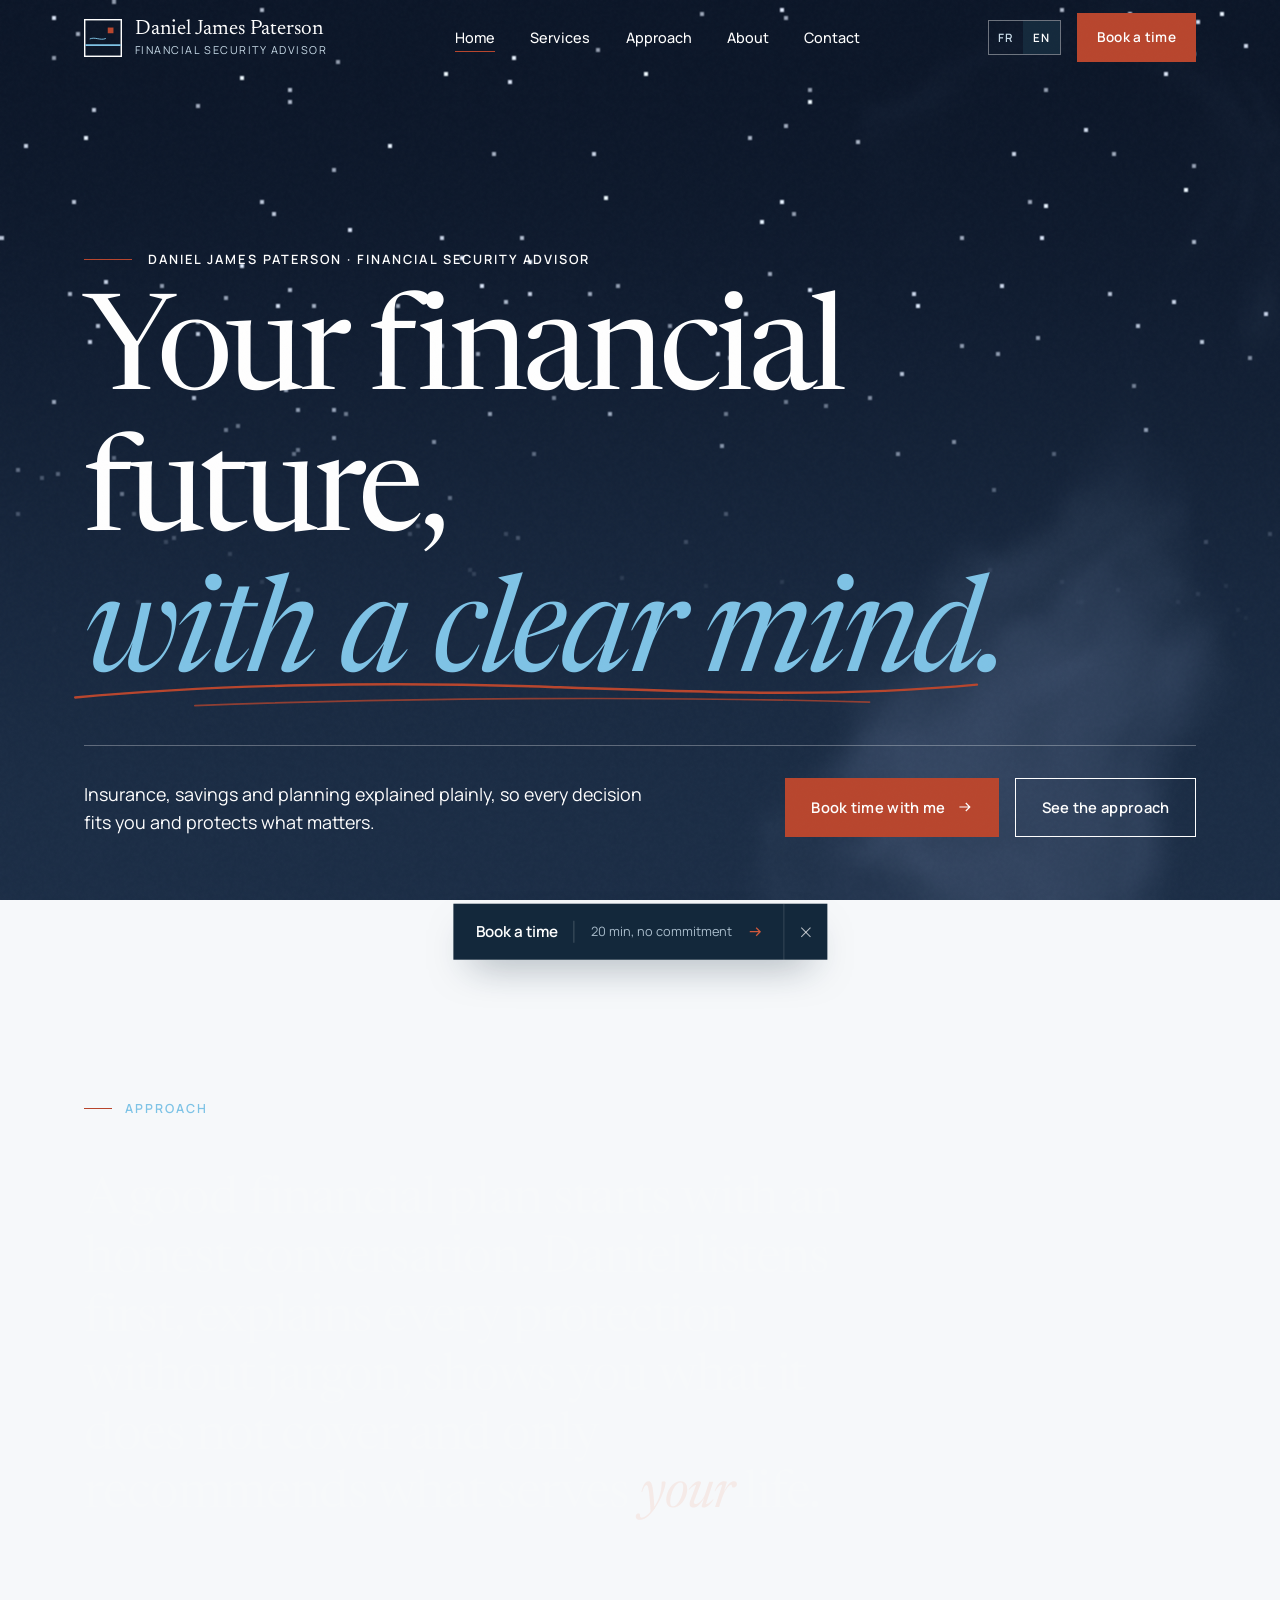
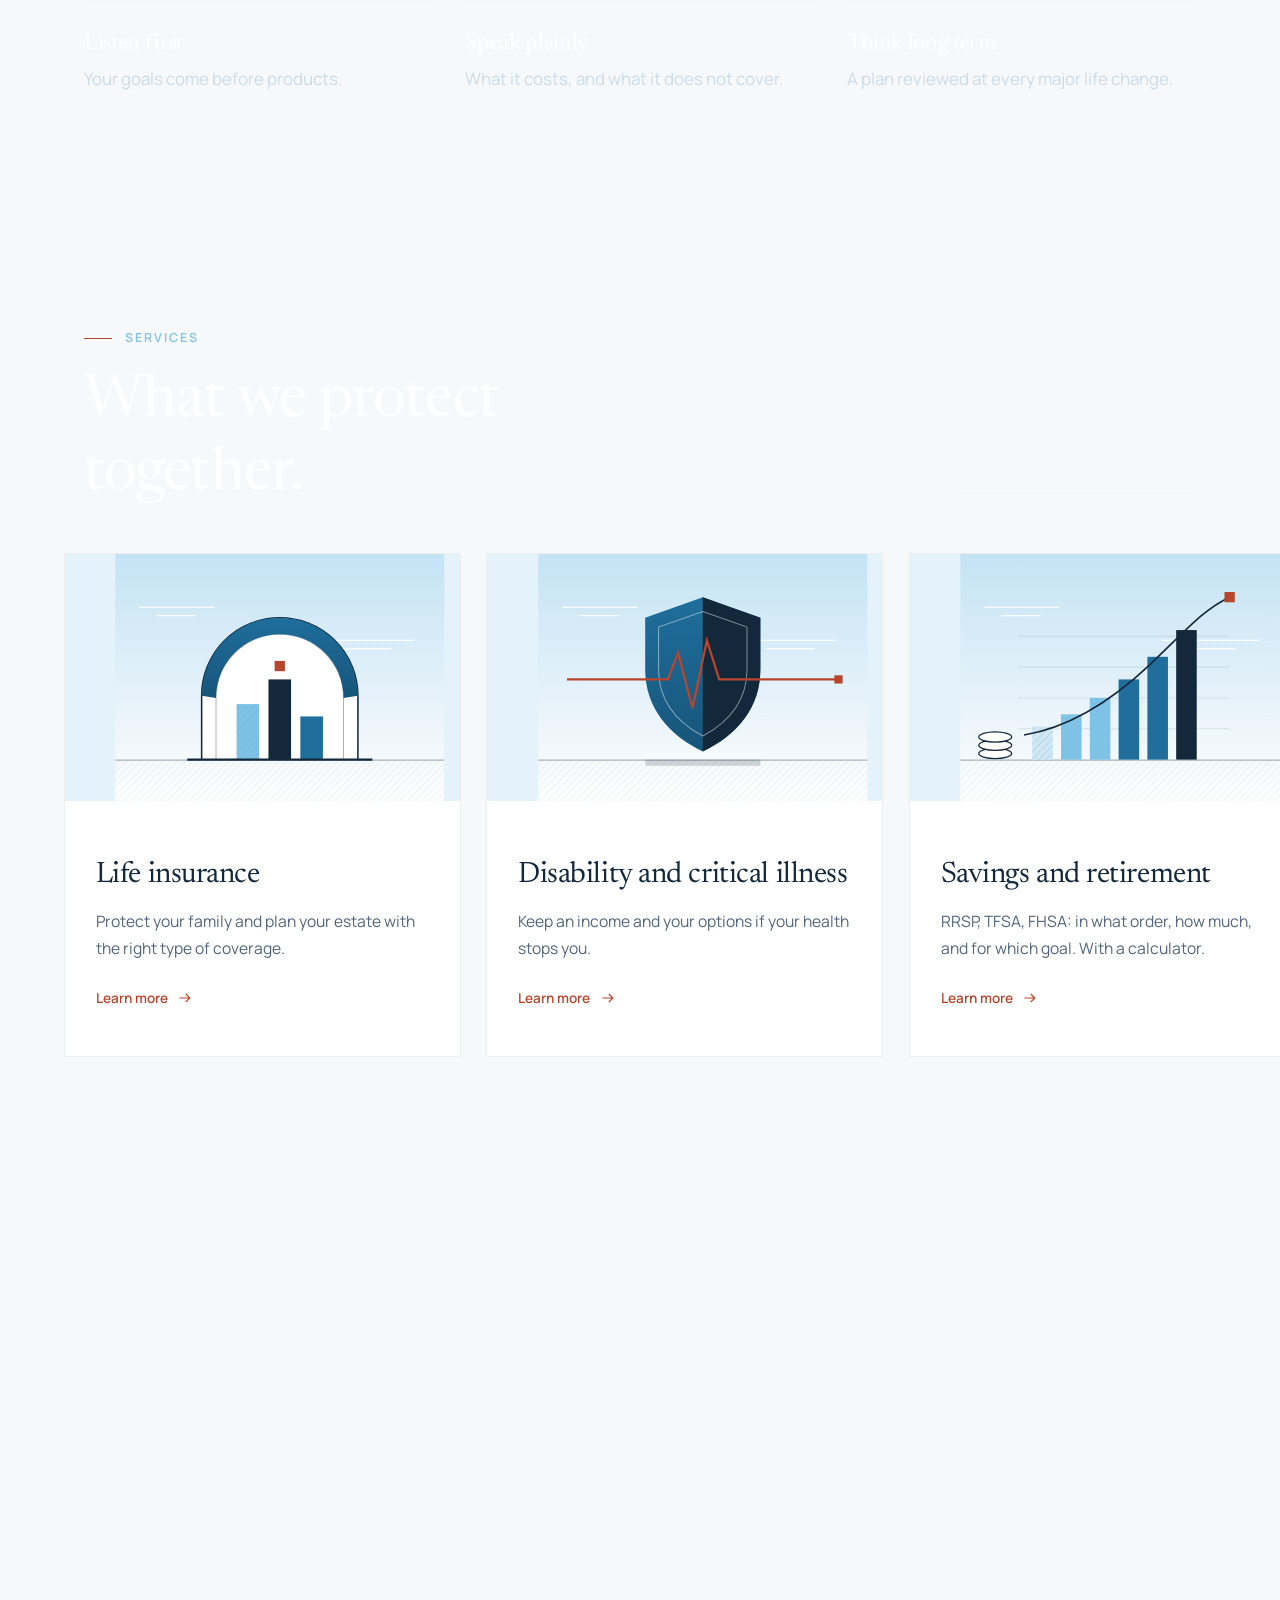
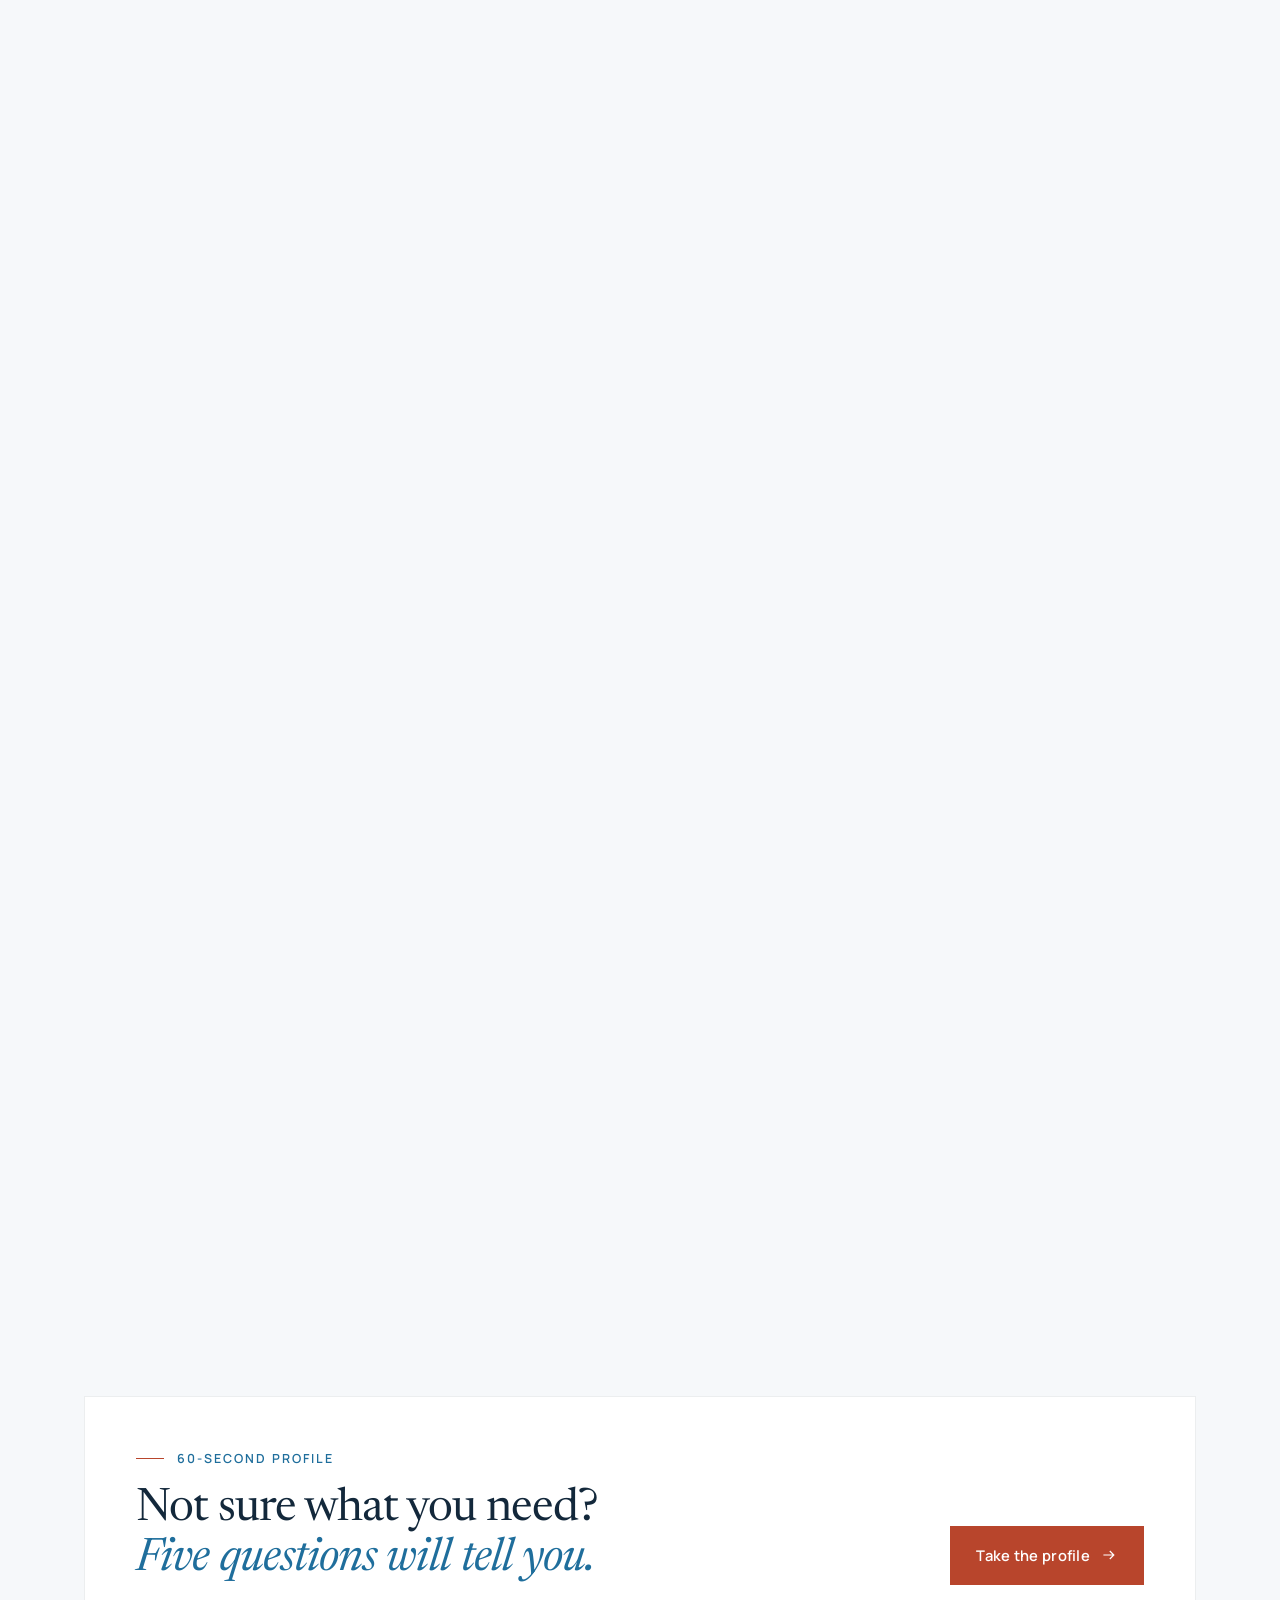
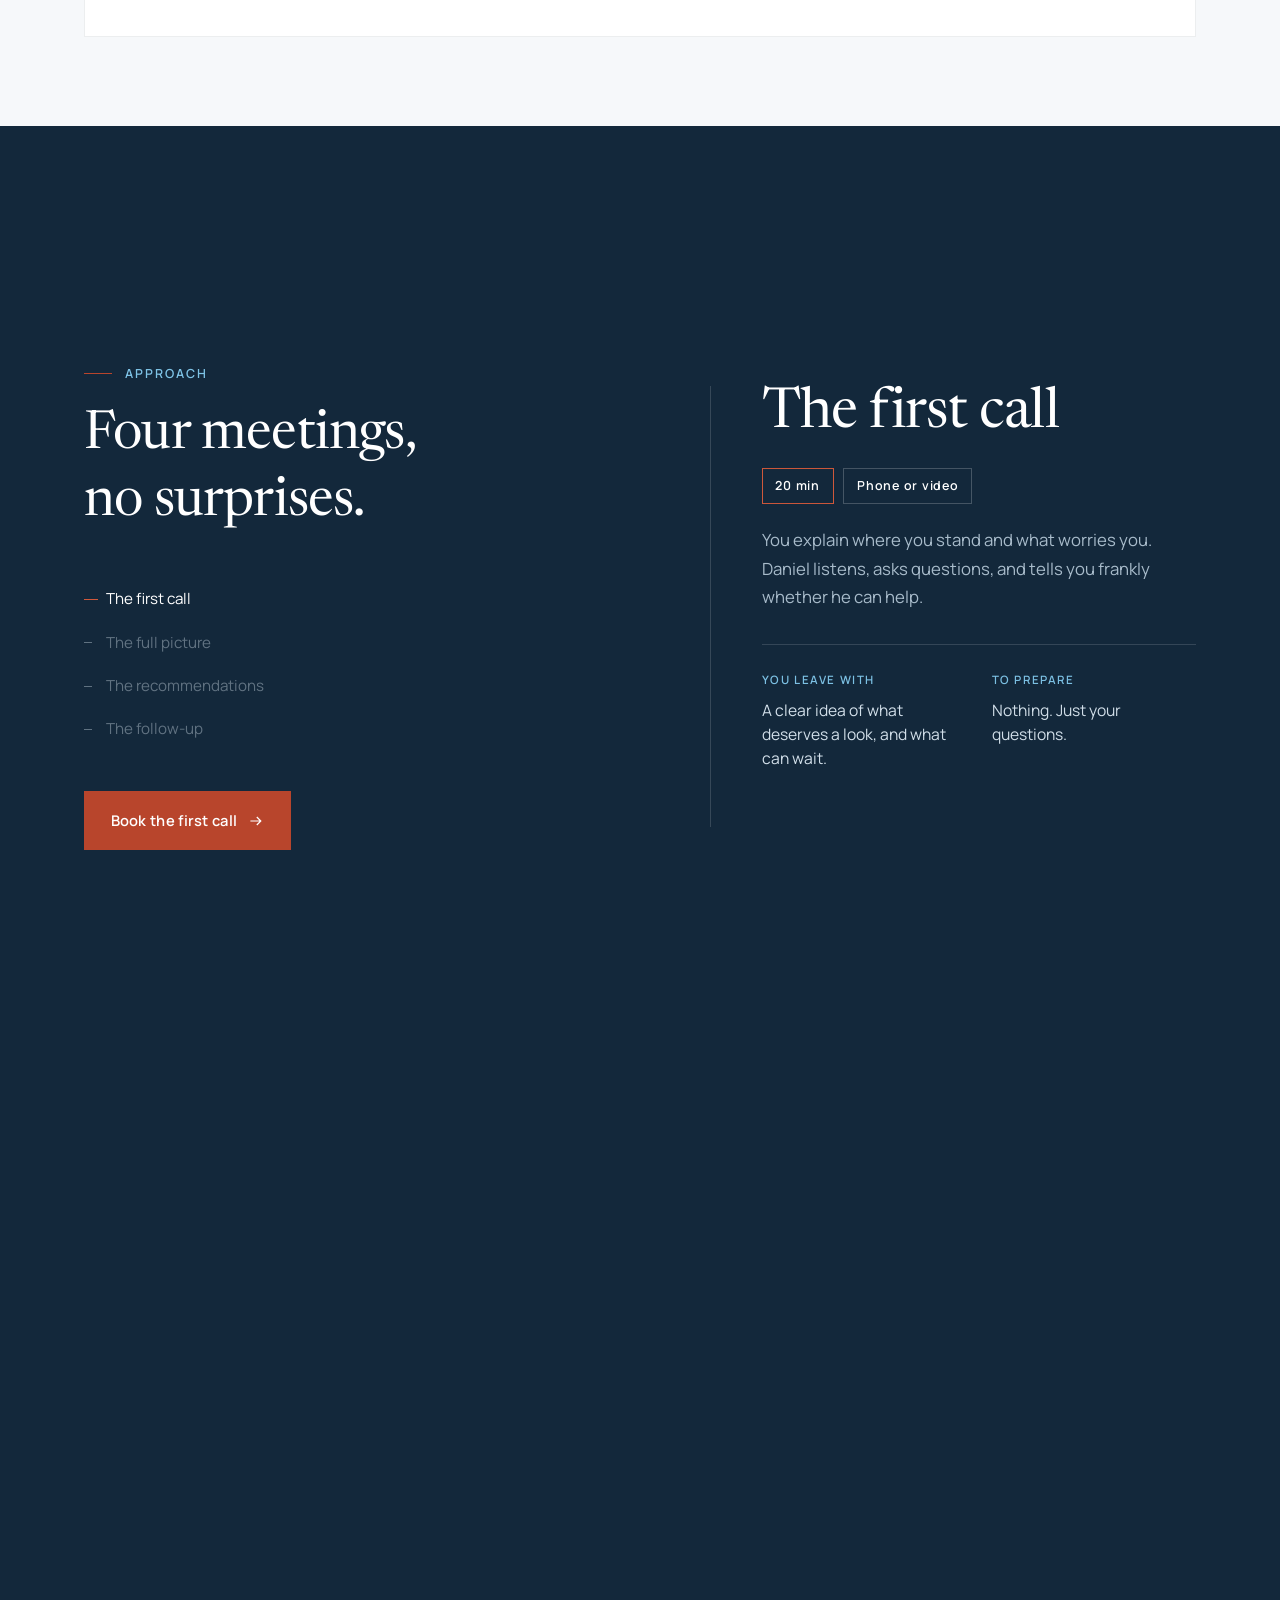
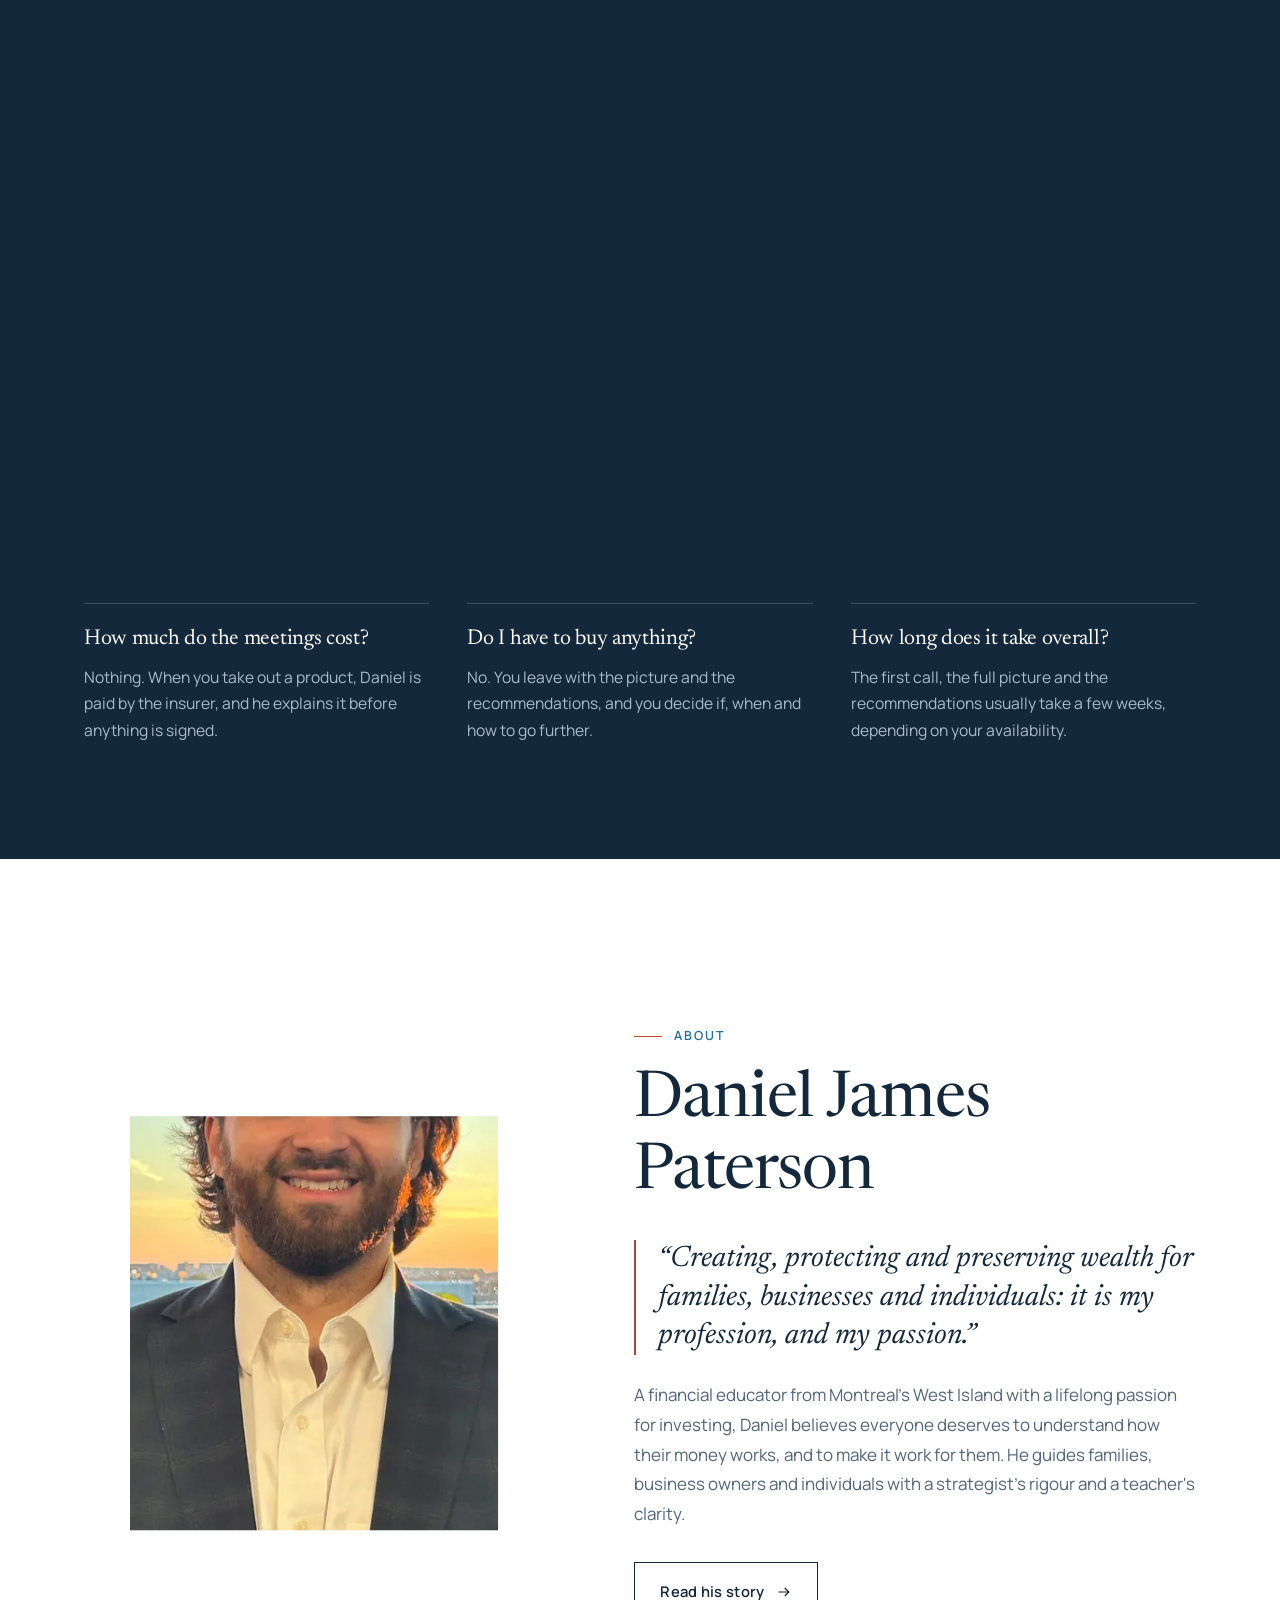
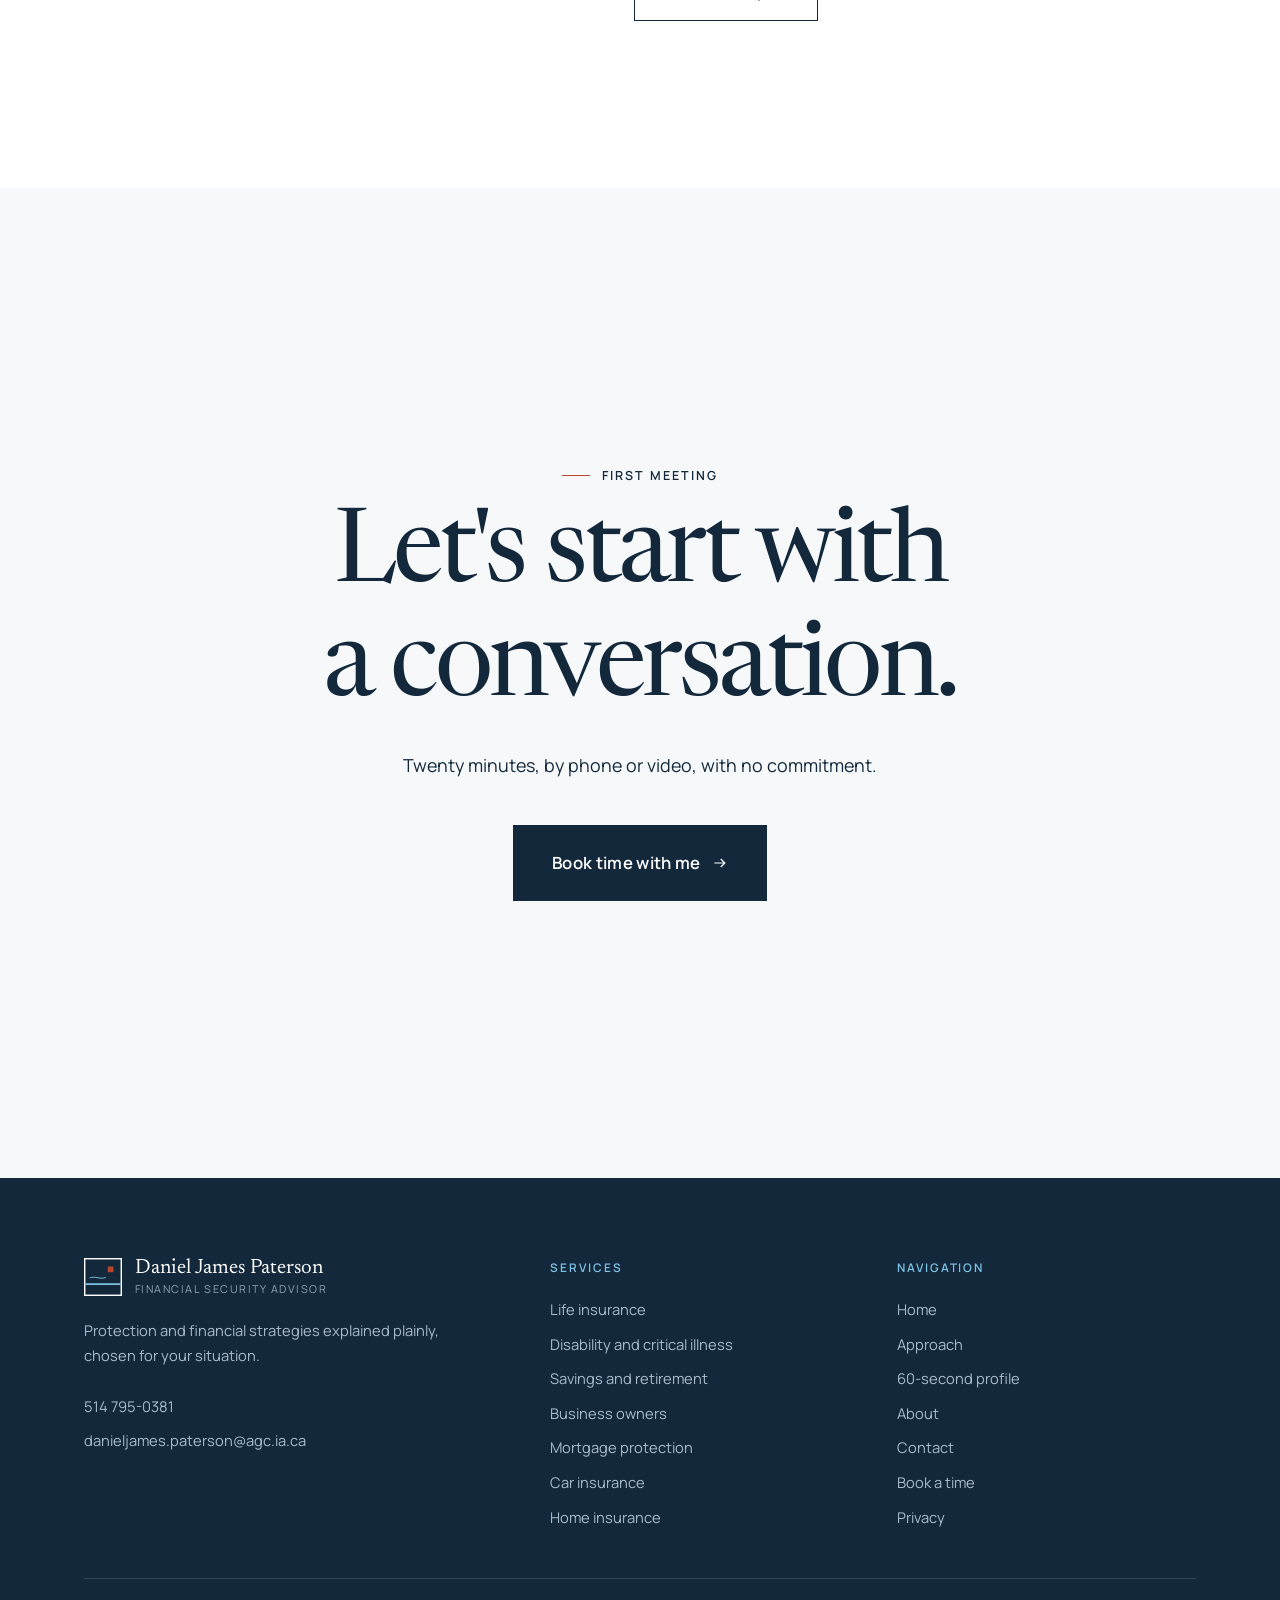
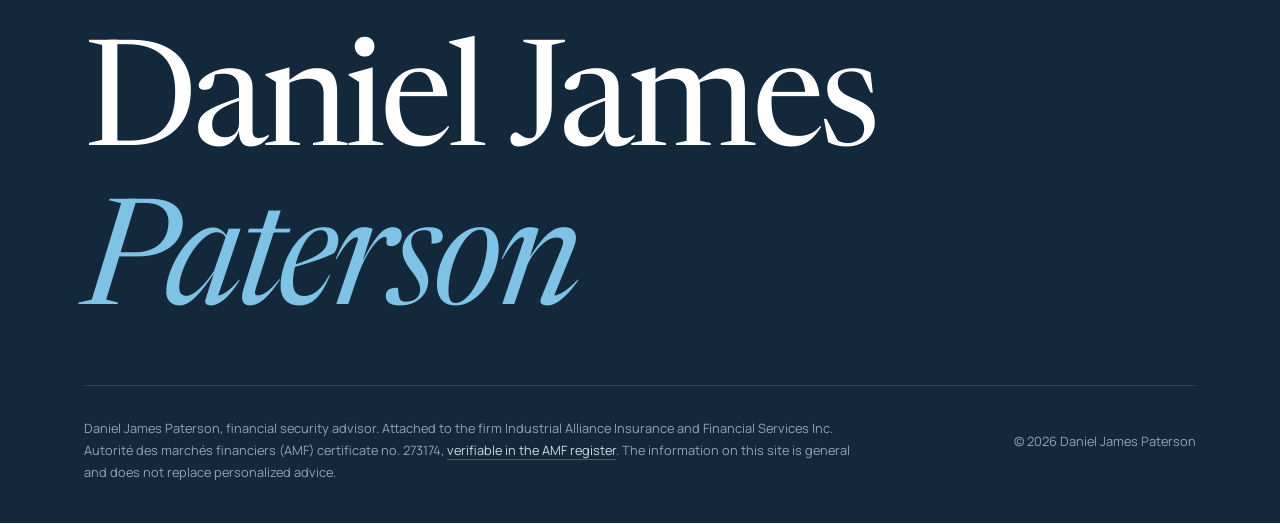
<file: index.html>
<!doctype html>
<html lang="fr" data-lang="fr" class="no-js" data-title-fr="Daniel James Paterson, conseiller en sécurité financière" data-title-en="Daniel James Paterson, financial security advisor">
<head>
<meta charset="utf-8">
<meta name="viewport" content="width=device-width, initial-scale=1">
<script>(function(h){var c='js',vt=false;try{vt=sessionStorage.getItem('djp-vt')==='1';sessionStorage.removeItem('djp-vt')}catch(e){}c+=vt?' vt-in':' veiled';try{var q=new URLSearchParams(location.search),l=q.get('lang')||localStorage.getItem('djp-lang');if(l==='en'){h.setAttribute('data-lang','en');h.lang='en'}var hr=q.has('hour')?+q.get('hour'):new Date().getHours();h.setAttribute('data-hour',hr);if(hr>=20||hr<5)c+=' sky-night'}catch(e){}if(window.matchMedia&&matchMedia('(prefers-reduced-motion: reduce)').matches)c+=' reduce';h.className=c})(document.documentElement)</script>
<title>Daniel James Paterson, conseiller en sécurité financière</title>
<meta name="description" content="Assurance vie, invalidité, épargne et planification expliquées simplement. Prenez rendez-vous avec Daniel James Paterson.">
<link rel="canonical" href="https://danieljamespaterson.vercel.app/">
<meta property="og:type" content="website">
<meta property="og:title" content="Daniel James Paterson, conseiller en sécurité financière">
<meta property="og:description" content="Assurance vie, invalidité, épargne et planification expliquées simplement. Prenez rendez-vous avec Daniel James Paterson.">
<meta property="og:url" content="https://danieljamespaterson.vercel.app/">
<meta property="og:image" content="https://danieljamespaterson.vercel.app/assets/og.jpg">
<meta property="og:locale" content="fr_CA">
<meta property="og:locale:alternate" content="en_CA">
<meta name="theme-color" content="#9CCDEA">
<link rel="icon" href="/assets/favicon.svg" type="image/svg+xml">
<link rel="preconnect" href="https://fonts.googleapis.com">
<link rel="preconnect" href="https://fonts.gstatic.com" crossorigin>
<link href="https://fonts.googleapis.com/css2?family=Manrope:wght@400;500;600&family=Newsreader:ital,opsz,wght@0,6..72,400;0,6..72,500;1,6..72,400&display=swap" rel="stylesheet">
<link rel="stylesheet" href="/assets/site.css">
<link rel="stylesheet" href="/assets/home.css">
<script src="/assets/vendor/lenis.min.js" defer></script>
<script src="/assets/vendor/gsap.min.js" defer></script>
<script src="/assets/vendor/ScrollTrigger.min.js" defer></script>
<script src="/assets/vendor/SplitText.min.js" defer></script>
<script src="/assets/site.js" defer></script>
<script src="/assets/sky.js" defer></script>
<script src="/assets/home.js" defer></script>
</head>
<body data-page="index" class="has-sky">
<a class="skip" href="#main"><span lang="fr">Aller au contenu</span><span lang="en">Skip to content</span></a>
<header class="site-header">
  <div class="wrap nav">
    <a class="brand" href="/" data-aria-fr="Daniel James Paterson, accueil" data-aria-en="Daniel James Paterson, home" aria-label="Daniel James Paterson, accueil"><svg class="brand-mark" viewBox="0 0 40 40" aria-hidden="true"><rect x="0.75" y="0.75" width="38.5" height="38.5" fill="none" stroke="currentColor" stroke-width="1.5"/><path d="M1.5 27.5 H38.5" stroke="#7EC3E6" stroke-width="2"/><path d="M6 21 C12 18.5 17 23 23 20.5" fill="none" stroke="#7EC3E6" stroke-width="1"/><rect x="25" y="9" width="6" height="6" fill="#B8452C"/></svg><span class="brand-name">Daniel James Paterson<small><span lang="fr">Conseiller en sécurité financière</span><span lang="en">Financial security advisor</span></small></span></a>
    <nav aria-label="Principale"><ul class="nav-links"><li><a href="/" aria-current="page"><span lang="fr">Accueil</span><span lang="en">Home</span></a></li><li><a href="/#services"><span lang="fr">Services</span><span lang="en">Services</span></a></li><li><a href="/#demarche"><span lang="fr">Démarche</span><span lang="en">Approach</span></a></li><li><a href="/a-propos"><span lang="fr">À propos</span><span lang="en">About</span></a></li><li><a href="/contact"><span lang="fr">Contact</span><span lang="en">Contact</span></a></li></ul></nav>
    <div class="nav-tools">
      <div class="lang-toggle" role="group" aria-label="Langue / Language"><button type="button" data-l="fr" class="on" aria-pressed="true">FR</button><button type="button" data-l="en" aria-pressed="false">EN</button></div>
      <a class="btn btn--primary nav-cta" href="/contact" data-booking><span lang="fr">Réserver un moment</span><span lang="en">Book a time</span></a>
      <button class="burger" type="button" aria-label="Menu" aria-expanded="false" aria-controls="mobile-menu"><span></span><span></span><span></span></button>
    </div>
  </div>
</header>
<div class="mobile-menu" id="mobile-menu" data-lenis-prevent>
  <ul><li><a href="/"><span lang="fr">Accueil</span><span lang="en">Home</span></a></li><li><a href="/#services"><span lang="fr">Services</span><span lang="en">Services</span></a></li><li><a href="/#demarche"><span lang="fr">Démarche</span><span lang="en">Approach</span></a></li><li><a href="/a-propos"><span lang="fr">À propos</span><span lang="en">About</span></a></li><li><a href="/contact"><span lang="fr">Contact</span><span lang="en">Contact</span></a></li></ul>
  <a class="btn btn--primary" href="/contact" data-booking><span lang="fr">Réserver un moment avec moi</span><span lang="en">Book time with me</span> <svg viewBox="0 0 20 20" fill="none" aria-hidden="true"><path d="M3 10h13M11 5l5 5-5 5" stroke="currentColor" stroke-width="1.5"/></svg></a>
</div>

<canvas id="sky" aria-hidden="true"></canvas>
<main id="main" class="home">

  <!-- MATIN : le héros flotte dans le ciel -->
  <section class="h-hero" id="haut">
    <div class="wrap h-hero-inner">
      <p class="h-kicker" data-hero-item><span class="h-kicker-rule"></span><span lang="fr">Daniel James Paterson · Conseiller en sécurité financière</span><span lang="en">Daniel James Paterson · Financial security advisor</span></p>
      <h1 class="h-title" data-hero-title>
        <span lang="fr">Votre avenir<br>financier,<br><em>l'esprit clair.</em></span>
        <span lang="en">Your financial<br>future,<br><em>with a clear mind.</em></span>
      </h1>
      <div class="h-hero-foot">
        <p class="h-lede" data-hero-item><span lang="fr">Assurance, épargne et planification expliquées simplement, pour que chaque décision vous ressemble et protège ce qui compte.</span><span lang="en">Insurance, savings and planning explained plainly, so every decision fits you and protects what matters.</span></p>
        <div class="h-actions" data-hero-item>
          <a class="btn btn--primary" href="/contact" data-booking data-magnetic><span><span lang="fr">Réserver un moment avec moi</span><span lang="en">Book time with me</span></span><svg viewBox="0 0 20 20" fill="none" aria-hidden="true"><path d="M3 10h13M11 5l5 5-5 5" stroke="currentColor" stroke-width="1.5"/></svg></a>
          <a class="btn btn--line" href="#demarche" data-magnetic><span><span lang="fr">Voir la démarche</span><span lang="en">See the approach</span></span></a>
        </div>
      </div>
    </div>
  </section>

  <!-- DANS LES NUAGES : le manifeste se remplit au défilement -->
  <section class="h-manifest" id="approche">
    <div class="wrap">
      <p class="eyebrow" data-reveal><span lang="fr">Approche</span><span lang="en">Approach</span></p>
      <p class="h-manifest-text" data-fill>
        <span lang="fr">Un bon plan financier commence par une conversation honnête. Daniel écoute d'abord, explique chaque protection sans jargon, vous montre ce qu'elle ne couvre pas et ne recommande que ce qui sert <em>votre</em> vie.</span>
        <span lang="en">A good financial plan starts with an honest conversation. Daniel listens first, explains every protection without jargon, shows you what it does not cover and only recommends what serves <em>your</em> life.</span>
      </p>
      <div class="h-principles">
        <div data-reveal><h3><span lang="fr">D'abord écouter</span><span lang="en">Listen first</span></h3><p><span lang="fr">Vos objectifs passent avant les produits.</span><span lang="en">Your goals come before products.</span></p></div>
        <div data-reveal><h3><span lang="fr">Parler clairement</span><span lang="en">Speak plainly</span></h3><p><span lang="fr">Ce que ça coûte, et ce que ça ne couvre pas.</span><span lang="en">What it costs, and what it does not cover.</span></p></div>
        <div data-reveal><h3><span lang="fr">Voir loin</span><span lang="en">Think long term</span></h3><p><span lang="fr">Un plan revu à chaque grand changement de vie.</span><span lang="en">A plan reviewed at every major life change.</span></p></div>
      </div>
    </div>
  </section>

  <!-- MIDI : les services défilent à l'horizontale -->
  <section class="h-services" id="services">
    <div class="h-services-pin">
      <div class="wrap h-services-head">
        <div>
          <p class="eyebrow">Services</p>
          <h2 data-split><span lang="fr">Ce que nous<br>protégeons ensemble.</span><span lang="en">What we protect<br>together.</span></h2>
        </div>
        <div class="h-services-progress" aria-hidden="true"><span></span></div>
      </div>
      <div class="h-track">
        <a class="h-card" href="/assurance-vie" data-cursor-fr="Découvrir" data-cursor-en="Explore">
          <div class="h-card-art"><svg class="ill" viewBox="0 0 320 240" xmlns="http://www.w3.org/2000/svg" aria-hidden="true" focusable="false">
<defs>
<linearGradient id="sky-h-card-art-vie" x1="0" y1="0" x2="0" y2="1"><stop offset="0" stop-color="#C4E3F4"/><stop offset=".72" stop-color="#EEF6FB"/><stop offset="1" stop-color="#FFFFFF"/></linearGradient>
<linearGradient id="deep-h-card-art-vie" x1="0" y1="0" x2="0" y2="1"><stop offset="0" stop-color="#1F6E9C"/><stop offset="1" stop-color="#17557A"/></linearGradient>
<pattern id="hatch-h-card-art-vie" width="5" height="5" patternUnits="userSpaceOnUse" patternTransform="rotate(45)"><line x1="0" y1="0" x2="0" y2="5" stroke="#13283B" stroke-width=".7" stroke-opacity=".28"/></pattern>
</defs>
<rect width="320" height="240" fill="url(#sky-h-card-art-vie)"/>
<g data-depth=".35" stroke="#FFFFFF" stroke-width="1.2" stroke-linecap="square" opacity=".9">
<line x1="24" y1="52" x2="96" y2="52"/><line x1="40" y1="60" x2="78" y2="60"/><line x1="196" y1="84" x2="290" y2="84"/><line x1="222" y1="92" x2="268" y2="92"/>
</g>

<line x1="0" y1="200.5" x2="320" y2="200.5" stroke="#13283B" stroke-opacity=".35"/>
<rect x="0" y="201" width="320" height="39" fill="url(#hatch-h-card-art-vie)" opacity=".55"/>
<g data-depth="1">
<path d="M84 200 V138 A76 76 0 0 1 236 138 V200" fill="#FFFFFF" stroke="#13283B" stroke-width="1.5"/>
<path d="M98 200 V140 A62 62 0 0 1 222 140 V200" fill="none" stroke="#13283B" stroke-opacity=".35"/>
<path d="M84 138 A76 76 0 0 1 236 138 L222 140 A62 62 0 0 0 98 140 Z" fill="url(#deep-h-card-art-vie)"/>
<rect x="118" y="146" width="22" height="54" fill="#7EC3E6"/>
<rect x="149" y="122" width="22" height="78" fill="#13283B"/>
<rect x="180" y="158" width="22" height="42" fill="#1F6E9C"/>
<rect x="118" y="146" width="22" height="54" fill="url(#hatch-h-card-art-vie)" opacity=".5"/>
<line x1="70" y1="200" x2="250" y2="200" stroke="#13283B" stroke-width="2"/>
</g><g data-depth="1.6"><rect x="155" y="104" width="10" height="10" fill="#B8452C"/></g>
</svg></div>
          <h3><span lang="fr">Assurance vie</span><span lang="en">Life insurance</span></h3>
          <p><span lang="fr">Protéger les vôtres et prévoir la succession, avec le bon type de couverture.</span><span lang="en">Protect your family and plan your estate with the right type of coverage.</span></p>
          <span class="h-card-link"><span lang="fr">En savoir plus</span><span lang="en">Learn more</span> <svg viewBox="0 0 20 20" fill="none" aria-hidden="true"><path d="M3 10h13M11 5l5 5-5 5" stroke="currentColor" stroke-width="1.5"/></svg></span>
        </a>
        <a class="h-card" href="/assurance-invalidite-maladies-graves" data-cursor-fr="Découvrir" data-cursor-en="Explore">
          <div class="h-card-art"><svg class="ill" viewBox="0 0 320 240" xmlns="http://www.w3.org/2000/svg" aria-hidden="true" focusable="false">
<defs>
<linearGradient id="sky-h-card-art-invalidite" x1="0" y1="0" x2="0" y2="1"><stop offset="0" stop-color="#C4E3F4"/><stop offset=".72" stop-color="#EEF6FB"/><stop offset="1" stop-color="#FFFFFF"/></linearGradient>
<linearGradient id="deep-h-card-art-invalidite" x1="0" y1="0" x2="0" y2="1"><stop offset="0" stop-color="#1F6E9C"/><stop offset="1" stop-color="#17557A"/></linearGradient>
<pattern id="hatch-h-card-art-invalidite" width="5" height="5" patternUnits="userSpaceOnUse" patternTransform="rotate(45)"><line x1="0" y1="0" x2="0" y2="5" stroke="#13283B" stroke-width=".7" stroke-opacity=".28"/></pattern>
</defs>
<rect width="320" height="240" fill="url(#sky-h-card-art-invalidite)"/>
<g data-depth=".35" stroke="#FFFFFF" stroke-width="1.2" stroke-linecap="square" opacity=".9">
<line x1="24" y1="52" x2="96" y2="52"/><line x1="40" y1="60" x2="78" y2="60"/><line x1="196" y1="84" x2="290" y2="84"/><line x1="222" y1="92" x2="268" y2="92"/>
</g>

<line x1="0" y1="200.5" x2="320" y2="200.5" stroke="#13283B" stroke-opacity=".35"/>
<rect x="0" y="201" width="320" height="39" fill="url(#hatch-h-card-art-invalidite)" opacity=".55"/>
<g data-depth="1">
<path d="M160 42 L216 62 V112 C216 150 193 176 160 192 C127 176 104 150 104 112 V62 Z" fill="url(#deep-h-card-art-invalidite)"/>
<path d="M160 42 L216 62 V112 C216 150 193 176 160 192 Z" fill="#13283B"/>
<path d="M160 56 L203 71 V112 C203 142 186 163 160 177 C134 163 117 142 117 112 V71 Z" fill="none" stroke="#FFFFFF" stroke-opacity=".45"/>
<polyline points="28,122 112,122 126,122 136,96 150,150 164,84 176,122 292,122" fill="none" stroke="#B8452C" stroke-width="2.2" stroke-linejoin="miter"/>

<rect x="104" y="200" width="112" height="6" fill="#13283B" opacity=".18"/></g><g data-depth="1.6"><rect x="288" y="118" width="8" height="8" fill="#B8452C"/></g>
</svg></div>
          <h3><span lang="fr">Invalidité et maladies graves</span><span lang="en">Disability and critical illness</span></h3>
          <p><span lang="fr">Garder un revenu et des choix si la santé vous arrête.</span><span lang="en">Keep an income and your options if your health stops you.</span></p>
          <span class="h-card-link"><span lang="fr">En savoir plus</span><span lang="en">Learn more</span> <svg viewBox="0 0 20 20" fill="none" aria-hidden="true"><path d="M3 10h13M11 5l5 5-5 5" stroke="currentColor" stroke-width="1.5"/></svg></span>
        </a>
        <a class="h-card" href="/epargne-retraite" data-cursor-fr="Découvrir" data-cursor-en="Explore">
          <div class="h-card-art"><svg class="ill" viewBox="0 0 320 240" xmlns="http://www.w3.org/2000/svg" aria-hidden="true" focusable="false">
<defs>
<linearGradient id="sky-h-card-art-epargne" x1="0" y1="0" x2="0" y2="1"><stop offset="0" stop-color="#C4E3F4"/><stop offset=".72" stop-color="#EEF6FB"/><stop offset="1" stop-color="#FFFFFF"/></linearGradient>
<linearGradient id="deep-h-card-art-epargne" x1="0" y1="0" x2="0" y2="1"><stop offset="0" stop-color="#1F6E9C"/><stop offset="1" stop-color="#17557A"/></linearGradient>
<pattern id="hatch-h-card-art-epargne" width="5" height="5" patternUnits="userSpaceOnUse" patternTransform="rotate(45)"><line x1="0" y1="0" x2="0" y2="5" stroke="#13283B" stroke-width=".7" stroke-opacity=".28"/></pattern>
</defs>
<rect width="320" height="240" fill="url(#sky-h-card-art-epargne)"/>
<g data-depth=".35" stroke="#FFFFFF" stroke-width="1.2" stroke-linecap="square" opacity=".9">
<line x1="24" y1="52" x2="96" y2="52"/><line x1="40" y1="60" x2="78" y2="60"/><line x1="196" y1="84" x2="290" y2="84"/><line x1="222" y1="92" x2="268" y2="92"/>
</g>

<line x1="0" y1="200.5" x2="320" y2="200.5" stroke="#13283B" stroke-opacity=".35"/>
<rect x="0" y="201" width="320" height="39" fill="url(#hatch-h-card-art-epargne)" opacity=".55"/>
<g data-depth="1"><line x1="56" y1="80" x2="262" y2="80" stroke="#13283B" stroke-opacity=".1"/><line x1="56" y1="110" x2="262" y2="110" stroke="#13283B" stroke-opacity=".1"/><line x1="56" y1="140" x2="262" y2="140" stroke="#13283B" stroke-opacity=".1"/><line x1="56" y1="170" x2="262" y2="170" stroke="#13283B" stroke-opacity=".1"/>
<rect x="70" y="168" width="20" height="32" fill="#CFE8F6"/><rect x="98" y="156" width="20" height="44" fill="#7EC3E6"/><rect x="126" y="140" width="20" height="60" fill="#7EC3E6"/><rect x="154" y="122" width="20" height="78" fill="#1F6E9C"/><rect x="182" y="100" width="20" height="100" fill="#1F6E9C"/><rect x="210" y="74" width="20" height="126" fill="#13283B"/>
<rect x="70" y="168" width="20" height="32" fill="url(#hatch-h-card-art-epargne)"/>
<path d="M62 176 C110 168 150 140 184 108 S236 54 262 42" fill="none" stroke="#13283B" stroke-width="1.6"/>

<g fill="#FFFFFF" stroke="#13283B" stroke-width="1.2"><ellipse cx="34" cy="194" rx="16" ry="5"/><ellipse cx="34" cy="186" rx="16" ry="5"/><ellipse cx="34" cy="178" rx="16" ry="5"/></g></g><g data-depth="1.6"><rect x="257" y="37" width="10" height="10" fill="#B8452C"/></g>
</svg></div>
          <h3><span lang="fr">Épargne et retraite</span><span lang="en">Savings and retirement</span></h3>
          <p><span lang="fr">REER, CELI, CELIAPP : dans quel ordre, combien, et pour quel projet. Avec calculateur.</span><span lang="en">RRSP, TFSA, FHSA: in what order, how much, and for which goal. With a calculator.</span></p>
          <span class="h-card-link"><span lang="fr">En savoir plus</span><span lang="en">Learn more</span> <svg viewBox="0 0 20 20" fill="none" aria-hidden="true"><path d="M3 10h13M11 5l5 5-5 5" stroke="currentColor" stroke-width="1.5"/></svg></span>
        </a>
        <a class="h-card" href="/entrepreneurs" data-cursor-fr="Découvrir" data-cursor-en="Explore">
          <div class="h-card-art"><svg class="ill" viewBox="0 0 320 240" xmlns="http://www.w3.org/2000/svg" aria-hidden="true" focusable="false">
<defs>
<linearGradient id="sky-h-card-art-entreprise" x1="0" y1="0" x2="0" y2="1"><stop offset="0" stop-color="#C4E3F4"/><stop offset=".72" stop-color="#EEF6FB"/><stop offset="1" stop-color="#FFFFFF"/></linearGradient>
<linearGradient id="deep-h-card-art-entreprise" x1="0" y1="0" x2="0" y2="1"><stop offset="0" stop-color="#1F6E9C"/><stop offset="1" stop-color="#17557A"/></linearGradient>
<pattern id="hatch-h-card-art-entreprise" width="5" height="5" patternUnits="userSpaceOnUse" patternTransform="rotate(45)"><line x1="0" y1="0" x2="0" y2="5" stroke="#13283B" stroke-width=".7" stroke-opacity=".28"/></pattern>
</defs>
<rect width="320" height="240" fill="url(#sky-h-card-art-entreprise)"/>
<g data-depth=".35" stroke="#FFFFFF" stroke-width="1.2" stroke-linecap="square" opacity=".9">
<line x1="24" y1="52" x2="96" y2="52"/><line x1="40" y1="60" x2="78" y2="60"/><line x1="196" y1="84" x2="290" y2="84"/><line x1="222" y1="92" x2="268" y2="92"/>
</g>

<line x1="0" y1="200.5" x2="320" y2="200.5" stroke="#13283B" stroke-opacity=".35"/>
<rect x="0" y="201" width="320" height="39" fill="url(#hatch-h-card-art-entreprise)" opacity=".55"/>
<g data-depth="1">
<rect x="52" y="128" width="52" height="72" fill="#7EC3E6"/><rect x="60" y="138" width="6" height="8" fill="#FFFFFF" fill-opacity="0.55"/><rect x="60" y="153" width="6" height="8" fill="#FFFFFF" fill-opacity="0.55"/><rect x="60" y="168" width="6" height="8" fill="#FFFFFF" fill-opacity="0.55"/><rect x="60" y="183" width="6" height="8" fill="#FFFFFF" fill-opacity="0.55"/><rect x="71" y="138" width="6" height="8" fill="#FFFFFF" fill-opacity="0.55"/><rect x="71" y="153" width="6" height="8" fill="#FFFFFF" fill-opacity="0.55"/><rect x="71" y="168" width="6" height="8" fill="#FFFFFF" fill-opacity="0.55"/><rect x="71" y="183" width="6" height="8" fill="#FFFFFF" fill-opacity="0.55"/><rect x="82" y="138" width="6" height="8" fill="#FFFFFF" fill-opacity="0.55"/><rect x="82" y="153" width="6" height="8" fill="#FFFFFF" fill-opacity="0.55"/><rect x="82" y="168" width="6" height="8" fill="#FFFFFF" fill-opacity="0.55"/><rect x="82" y="183" width="6" height="8" fill="#FFFFFF" fill-opacity="0.55"/><rect x="93" y="138" width="6" height="8" fill="#FFFFFF" fill-opacity="0.55"/><rect x="93" y="153" width="6" height="8" fill="#FFFFFF" fill-opacity="0.55"/><rect x="93" y="168" width="6" height="8" fill="#FFFFFF" fill-opacity="0.55"/><rect x="93" y="183" width="6" height="8" fill="#FFFFFF" fill-opacity="0.55"/>
<rect x="210" y="112" width="58" height="88" fill="#1F6E9C"/><rect x="219" y="122" width="6" height="8" fill="#FFFFFF" fill-opacity="0.55"/><rect x="219" y="137" width="6" height="8" fill="#FFFFFF" fill-opacity="0.55"/><rect x="219" y="152" width="6" height="8" fill="#FFFFFF" fill-opacity="0.55"/><rect x="219" y="167" width="6" height="8" fill="#FFFFFF" fill-opacity="0.55"/><rect x="219" y="182" width="6" height="8" fill="#FFFFFF" fill-opacity="0.55"/><rect x="230" y="122" width="6" height="8" fill="#FFFFFF" fill-opacity="0.55"/><rect x="230" y="137" width="6" height="8" fill="#FFFFFF" fill-opacity="0.55"/><rect x="230" y="152" width="6" height="8" fill="#FFFFFF" fill-opacity="0.55"/><rect x="230" y="167" width="6" height="8" fill="#FFFFFF" fill-opacity="0.55"/><rect x="230" y="182" width="6" height="8" fill="#FFFFFF" fill-opacity="0.55"/><rect x="241" y="122" width="6" height="8" fill="#FFFFFF" fill-opacity="0.55"/><rect x="241" y="137" width="6" height="8" fill="#FFFFFF" fill-opacity="0.55"/><rect x="241" y="152" width="6" height="8" fill="#FFFFFF" fill-opacity="0.55"/><rect x="241" y="167" width="6" height="8" fill="#FFFFFF" fill-opacity="0.55"/><rect x="241" y="182" width="6" height="8" fill="#FFFFFF" fill-opacity="0.55"/><rect x="252" y="122" width="6" height="8" fill="#FFFFFF" fill-opacity="0.55"/><rect x="252" y="137" width="6" height="8" fill="#FFFFFF" fill-opacity="0.55"/><rect x="252" y="152" width="6" height="8" fill="#FFFFFF" fill-opacity="0.55"/><rect x="252" y="167" width="6" height="8" fill="#FFFFFF" fill-opacity="0.55"/><rect x="252" y="182" width="6" height="8" fill="#FFFFFF" fill-opacity="0.55"/>
<rect x="112" y="72" width="42" height="128" fill="url(#deep-h-card-art-entreprise)"/><rect x="119" y="82" width="6" height="8" fill="#FFFFFF" fill-opacity="0.55"/><rect x="119" y="97" width="6" height="8" fill="#FFFFFF" fill-opacity="0.55"/><rect x="119" y="112" width="6" height="8" fill="#FFFFFF" fill-opacity="0.55"/><rect x="119" y="127" width="6" height="8" fill="#FFFFFF" fill-opacity="0.55"/><rect x="119" y="142" width="6" height="8" fill="#FFFFFF" fill-opacity="0.55"/><rect x="119" y="157" width="6" height="8" fill="#FFFFFF" fill-opacity="0.55"/><rect x="119" y="172" width="6" height="8" fill="#FFFFFF" fill-opacity="0.55"/><rect x="130" y="82" width="6" height="8" fill="#FFFFFF" fill-opacity="0.55"/><rect x="130" y="97" width="6" height="8" fill="#FFFFFF" fill-opacity="0.55"/><rect x="130" y="112" width="6" height="8" fill="#FFFFFF" fill-opacity="0.55"/><rect x="130" y="127" width="6" height="8" fill="#FFFFFF" fill-opacity="0.55"/><rect x="130" y="142" width="6" height="8" fill="#FFFFFF" fill-opacity="0.55"/><rect x="130" y="157" width="6" height="8" fill="#FFFFFF" fill-opacity="0.55"/><rect x="130" y="172" width="6" height="8" fill="#FFFFFF" fill-opacity="0.55"/><rect x="141" y="82" width="6" height="8" fill="#FFFFFF" fill-opacity="0.55"/><rect x="141" y="97" width="6" height="8" fill="#FFFFFF" fill-opacity="0.55"/><rect x="141" y="112" width="6" height="8" fill="#FFFFFF" fill-opacity="0.55"/><rect x="141" y="127" width="6" height="8" fill="#FFFFFF" fill-opacity="0.55"/><rect x="141" y="142" width="6" height="8" fill="#FFFFFF" fill-opacity="0.55"/><rect x="141" y="157" width="6" height="8" fill="#FFFFFF" fill-opacity="0.55"/><rect x="141" y="172" width="6" height="8" fill="#FFFFFF" fill-opacity="0.55"/>
<rect x="160" y="40" width="44" height="160" fill="#13283B"/><rect x="167" y="52" width="6" height="8" fill="#FFFFFF" fill-opacity="0.35"/><rect x="167" y="67" width="6" height="8" fill="#FFFFFF" fill-opacity="0.35"/><rect x="167" y="82" width="6" height="8" fill="#FFFFFF" fill-opacity="0.35"/><rect x="167" y="97" width="6" height="8" fill="#FFFFFF" fill-opacity="0.35"/><rect x="167" y="112" width="6" height="8" fill="#FFFFFF" fill-opacity="0.35"/><rect x="167" y="127" width="6" height="8" fill="#FFFFFF" fill-opacity="0.35"/><rect x="167" y="142" width="6" height="8" fill="#FFFFFF" fill-opacity="0.35"/><rect x="167" y="157" width="6" height="8" fill="#FFFFFF" fill-opacity="0.35"/><rect x="167" y="172" width="6" height="8" fill="#FFFFFF" fill-opacity="0.35"/><rect x="178" y="52" width="6" height="8" fill="#FFFFFF" fill-opacity="0.35"/><rect x="178" y="67" width="6" height="8" fill="#FFFFFF" fill-opacity="0.35"/><rect x="178" y="82" width="6" height="8" fill="#FFFFFF" fill-opacity="0.35"/><rect x="178" y="97" width="6" height="8" fill="#FFFFFF" fill-opacity="0.35"/><rect x="178" y="112" width="6" height="8" fill="#FFFFFF" fill-opacity="0.35"/><rect x="178" y="127" width="6" height="8" fill="#FFFFFF" fill-opacity="0.35"/><rect x="178" y="142" width="6" height="8" fill="#FFFFFF" fill-opacity="0.35"/><rect x="178" y="157" width="6" height="8" fill="#FFFFFF" fill-opacity="0.35"/><rect x="178" y="172" width="6" height="8" fill="#FFFFFF" fill-opacity="0.35"/><rect x="189" y="52" width="6" height="8" fill="#FFFFFF" fill-opacity="0.35"/><rect x="189" y="67" width="6" height="8" fill="#FFFFFF" fill-opacity="0.35"/><rect x="189" y="82" width="6" height="8" fill="#FFFFFF" fill-opacity="0.35"/><rect x="189" y="97" width="6" height="8" fill="#FFFFFF" fill-opacity="0.35"/><rect x="189" y="112" width="6" height="8" fill="#FFFFFF" fill-opacity="0.35"/><rect x="189" y="127" width="6" height="8" fill="#FFFFFF" fill-opacity="0.35"/><rect x="189" y="142" width="6" height="8" fill="#FFFFFF" fill-opacity="0.35"/><rect x="189" y="157" width="6" height="8" fill="#FFFFFF" fill-opacity="0.35"/><rect x="189" y="172" width="6" height="8" fill="#FFFFFF" fill-opacity="0.35"/>

<rect x="176" y="24" width="2" height="16" fill="#13283B"/>
<rect x="104" y="160" width="8" height="40" fill="#13283B" opacity=".85"/>
<line x1="40" y1="200" x2="280" y2="200" stroke="#13283B" stroke-width="2"/></g><g data-depth="1.6"><rect x="178" y="97" width="6" height="8" fill="#B8452C"/></g>
</svg></div>
          <h3><span lang="fr">Entrepreneurs</span><span lang="en">Business owners</span></h3>
          <p><span lang="fr">Protéger l'entreprise, ses associés et ses personnes clés.</span><span lang="en">Protect the business, its partners and key people.</span></p>
          <span class="h-card-link"><span lang="fr">En savoir plus</span><span lang="en">Learn more</span> <svg viewBox="0 0 20 20" fill="none" aria-hidden="true"><path d="M3 10h13M11 5l5 5-5 5" stroke="currentColor" stroke-width="1.5"/></svg></span>
        </a>
        <a class="h-card" href="/protection-hypothecaire" data-cursor-fr="Découvrir" data-cursor-en="Explore">
          <div class="h-card-art"><svg class="ill" viewBox="0 0 320 240" xmlns="http://www.w3.org/2000/svg" aria-hidden="true" focusable="false">
<defs>
<linearGradient id="sky-h-card-art-hypotheque" x1="0" y1="0" x2="0" y2="1"><stop offset="0" stop-color="#C4E3F4"/><stop offset=".72" stop-color="#EEF6FB"/><stop offset="1" stop-color="#FFFFFF"/></linearGradient>
<linearGradient id="deep-h-card-art-hypotheque" x1="0" y1="0" x2="0" y2="1"><stop offset="0" stop-color="#1F6E9C"/><stop offset="1" stop-color="#17557A"/></linearGradient>
<pattern id="hatch-h-card-art-hypotheque" width="5" height="5" patternUnits="userSpaceOnUse" patternTransform="rotate(45)"><line x1="0" y1="0" x2="0" y2="5" stroke="#13283B" stroke-width=".7" stroke-opacity=".28"/></pattern>
</defs>
<rect width="320" height="240" fill="url(#sky-h-card-art-hypotheque)"/>
<g data-depth=".35" stroke="#FFFFFF" stroke-width="1.2" stroke-linecap="square" opacity=".9">
<line x1="24" y1="52" x2="96" y2="52"/><line x1="40" y1="60" x2="78" y2="60"/><line x1="196" y1="84" x2="290" y2="84"/><line x1="222" y1="92" x2="268" y2="92"/>
</g>

<line x1="0" y1="200.5" x2="320" y2="200.5" stroke="#13283B" stroke-opacity=".35"/>
<rect x="0" y="201" width="320" height="39" fill="url(#hatch-h-card-art-hypotheque)" opacity=".55"/>
<g data-depth="1">
<rect x="164" y="52" width="100" height="134" fill="#FFFFFF" stroke="#13283B" stroke-width="1.2"/>
<rect x="164" y="52" width="100" height="14" fill="#CFE8F6"/>
<line x1="176" y1="76" x2="228" y2="76" stroke="#13283B" stroke-opacity=".3"/><line x1="176" y1="88" x2="248" y2="88" stroke="#13283B" stroke-opacity=".3"/><line x1="176" y1="100" x2="248" y2="100" stroke="#13283B" stroke-opacity=".3"/><line x1="176" y1="112" x2="228" y2="112" stroke="#13283B" stroke-opacity=".3"/><line x1="176" y1="124" x2="248" y2="124" stroke="#13283B" stroke-opacity=".3"/><line x1="176" y1="136" x2="248" y2="136" stroke="#13283B" stroke-opacity=".3"/><line x1="176" y1="148" x2="228" y2="148" stroke="#13283B" stroke-opacity=".3"/>
<line x1="176" y1="168" x2="226" y2="168" stroke="#13283B"/>
<path d="M180 164 C188 156 194 170 202 160 S214 166 220 160" fill="none" stroke="#1F6E9C" stroke-width="1.2"/>

<path d="M60 128 L118 86 L176 128" fill="#13283B"/>
<rect x="72" y="126" width="92" height="74" fill="#FFFFFF" stroke="#13283B" stroke-width="1.5"/>
<rect x="84" y="140" width="22" height="22" fill="#7EC3E6"/><line x1="95" y1="140" x2="95" y2="162" stroke="#FFFFFF"/><line x1="84" y1="151" x2="106" y2="151" stroke="#FFFFFF"/>
<rect x="128" y="150" width="22" height="50" fill="url(#deep-h-card-art-hypotheque)"/>
<rect x="144" y="173" width="3" height="3" fill="#FFFFFF"/>
<rect x="72" y="126" width="92" height="10" fill="url(#hatch-h-card-art-hypotheque)"/>
<line x1="44" y1="200" x2="276" y2="200" stroke="#13283B" stroke-width="2"/></g><g data-depth="1.6"><rect x="234" y="156" width="18" height="18" fill="#B8452C" transform="rotate(45 243 165)"/></g>
</svg></div>
          <h3><span lang="fr">Protection hypothécaire</span><span lang="en">Mortgage protection</span></h3>
          <p><span lang="fr">Comparer l'assurance de la banque avec une couverture qui vous appartient.</span><span lang="en">Compare the bank's insurance with coverage you actually own.</span></p>
          <span class="h-card-link"><span lang="fr">En savoir plus</span><span lang="en">Learn more</span> <svg viewBox="0 0 20 20" fill="none" aria-hidden="true"><path d="M3 10h13M11 5l5 5-5 5" stroke="currentColor" stroke-width="1.5"/></svg></span>
        </a>
        <a class="h-card" href="/assurance-auto" data-cursor-fr="Découvrir" data-cursor-en="Explore">
          <div class="h-card-art"><svg class="ill" viewBox="0 0 320 240" xmlns="http://www.w3.org/2000/svg" aria-hidden="true" focusable="false">
<defs>
<linearGradient id="sky-h-card-art-auto" x1="0" y1="0" x2="0" y2="1"><stop offset="0" stop-color="#C4E3F4"/><stop offset=".72" stop-color="#EEF6FB"/><stop offset="1" stop-color="#FFFFFF"/></linearGradient>
<linearGradient id="deep-h-card-art-auto" x1="0" y1="0" x2="0" y2="1"><stop offset="0" stop-color="#1F6E9C"/><stop offset="1" stop-color="#17557A"/></linearGradient>
<pattern id="hatch-h-card-art-auto" width="5" height="5" patternUnits="userSpaceOnUse" patternTransform="rotate(45)"><line x1="0" y1="0" x2="0" y2="5" stroke="#13283B" stroke-width=".7" stroke-opacity=".28"/></pattern>
</defs>
<rect width="320" height="240" fill="url(#sky-h-card-art-auto)"/>
<g data-depth=".35" stroke="#FFFFFF" stroke-width="1.2" stroke-linecap="square" opacity=".9">
<line x1="24" y1="52" x2="96" y2="52"/><line x1="40" y1="60" x2="78" y2="60"/><line x1="196" y1="84" x2="290" y2="84"/><line x1="222" y1="92" x2="268" y2="92"/>
</g>

<line x1="0" y1="200.5" x2="320" y2="200.5" stroke="#13283B" stroke-opacity=".35"/>
<rect x="0" y="201" width="320" height="39" fill="url(#hatch-h-card-art-auto)" opacity=".55"/>
<g data-depth="1">
<g stroke="#13283B" stroke-opacity=".35" stroke-width="1.2"><line x1="20" y1="120" x2="62" y2="120"/><line x1="30" y1="134" x2="58" y2="134"/><line x1="14" y1="148" x2="50" y2="148"/></g>
<path d="M66 170 V150 C66 142 72 138 80 137 L112 133 L140 106 C146 100 152 98 160 98 H214 C222 98 228 101 233 107 L254 133 L272 137 C280 139 284 144 284 152 V170 Z" fill="url(#deep-h-card-art-auto)"/>
<path d="M146 108 C150 104 154 103 160 103 H192 V133 H120 Z" fill="#CFE8F6"/>
<path d="M198 103 H213 C219 103 223 105 227 110 L245 133 H198 Z" fill="#CFE8F6"/>
<line x1="66" y1="152" x2="284" y2="152" stroke="#FFFFFF" stroke-opacity=".35"/>

<rect x="68" y="144" width="10" height="5" fill="#FFFFFF" fill-opacity=".7"/>
<g><circle cx="110" cy="172" r="19" fill="#13283B"/><circle cx="110" cy="172" r="8" fill="#CFE8F6"/><circle cx="240" cy="172" r="19" fill="#13283B"/><circle cx="240" cy="172" r="8" fill="#CFE8F6"/></g>
<g stroke="#13283B" stroke-width="3"><line x1="20" y1="200" x2="300" y2="200"/></g>
<g stroke="#FFFFFF" stroke-width="2"><line x1="40" y1="212" x2="70" y2="212"/><line x1="110" y1="212" x2="140" y2="212"/><line x1="180" y1="212" x2="210" y2="212"/><line x1="250" y1="212" x2="280" y2="212"/></g></g><g data-depth="1.6"><rect x="266" y="142" width="14" height="6" fill="#B8452C"/></g>
</svg></div>
          <h3><span lang="fr">Assurance auto</span><span lang="en">Car insurance</span></h3>
          <p><span lang="fr">Soumission en ligne, protections expliquées par un conseiller.</span><span lang="en">Online quote, coverage explained by an advisor.</span></p>
          <span class="h-card-link"><span lang="fr">En savoir plus</span><span lang="en">Learn more</span> <svg viewBox="0 0 20 20" fill="none" aria-hidden="true"><path d="M3 10h13M11 5l5 5-5 5" stroke="currentColor" stroke-width="1.5"/></svg></span>
        </a>
        <a class="h-card" href="/assurance-habitation" data-cursor-fr="Découvrir" data-cursor-en="Explore">
          <div class="h-card-art"><svg class="ill" viewBox="0 0 320 240" xmlns="http://www.w3.org/2000/svg" aria-hidden="true" focusable="false">
<defs>
<linearGradient id="sky-h-card-art-habitation" x1="0" y1="0" x2="0" y2="1"><stop offset="0" stop-color="#C4E3F4"/><stop offset=".72" stop-color="#EEF6FB"/><stop offset="1" stop-color="#FFFFFF"/></linearGradient>
<linearGradient id="deep-h-card-art-habitation" x1="0" y1="0" x2="0" y2="1"><stop offset="0" stop-color="#1F6E9C"/><stop offset="1" stop-color="#17557A"/></linearGradient>
<pattern id="hatch-h-card-art-habitation" width="5" height="5" patternUnits="userSpaceOnUse" patternTransform="rotate(45)"><line x1="0" y1="0" x2="0" y2="5" stroke="#13283B" stroke-width=".7" stroke-opacity=".28"/></pattern>
</defs>
<rect width="320" height="240" fill="url(#sky-h-card-art-habitation)"/>
<g data-depth=".35" stroke="#FFFFFF" stroke-width="1.2" stroke-linecap="square" opacity=".9">
<line x1="24" y1="52" x2="96" y2="52"/><line x1="40" y1="60" x2="78" y2="60"/><line x1="196" y1="84" x2="290" y2="84"/><line x1="222" y1="92" x2="268" y2="92"/>
</g>

<line x1="0" y1="200.5" x2="320" y2="200.5" stroke="#13283B" stroke-opacity=".35"/>
<rect x="0" y="201" width="320" height="39" fill="url(#hatch-h-card-art-habitation)" opacity=".55"/>
<g data-depth="1">
<rect x="176" y="62" width="14" height="30" fill="#13283B"/>
<path d="M74 112 L144 58 L214 112 Z" fill="url(#deep-h-card-art-habitation)"/>
<path d="M144 58 L214 112 H144 Z" fill="#13283B" opacity=".35"/>
<rect x="86" y="110" width="116" height="90" fill="#FFFFFF" stroke="#13283B" stroke-width="1.5"/>
<rect x="86" y="110" width="116" height="8" fill="url(#hatch-h-card-art-habitation)"/>
<rect x="100" y="126" width="26" height="26" fill="#7EC3E6"/><line x1="113.0" y1="126" x2="113.0" y2="152" stroke="#FFFFFF"/><line x1="100" y1="139.0" x2="126" y2="139.0" stroke="#FFFFFF"/><rect x="162" y="126" width="26" height="26" fill="#7EC3E6"/><line x1="175.0" y1="126" x2="175.0" y2="152" stroke="#FFFFFF"/><line x1="162" y1="139.0" x2="188" y2="139.0" stroke="#FFFFFF"/>
<rect x="132" y="150" width="24" height="50" fill="#13283B"/>
<rect x="136" y="84" width="16" height="16" fill="#CFE8F6" stroke="#13283B"/>
<rect x="250" y="160" width="5" height="40" fill="#13283B"/>
<path d="M252 92 L278 166 H226 Z" fill="#1F6E9C"/><path d="M252 92 L278 166 H252 Z" fill="#13283B" opacity=".4"/>
<g stroke="#13283B" stroke-opacity=".5"><line x1="30" y1="182" x2="74" y2="182"/><line x1="30" y1="192" x2="74" y2="192"/><line x1="36" y1="176" x2="36" y2="200"/><line x1="52" y1="176" x2="52" y2="200"/><line x1="68" y1="176" x2="68" y2="200"/></g>
<line x1="24" y1="200" x2="296" y2="200" stroke="#13283B" stroke-width="2"/></g><g data-depth="1.6"><rect x="150" y="174" width="3" height="3" fill="#B8452C"/></g>
</svg></div>
          <h3><span lang="fr">Assurance habitation</span><span lang="en">Home insurance</span></h3>
          <p><span lang="fr">Propriétaire, copropriétaire ou locataire : les bonnes protections.</span><span lang="en">Owner, condo owner or tenant: the right coverage.</span></p>
          <span class="h-card-link"><span lang="fr">En savoir plus</span><span lang="en">Learn more</span> <svg viewBox="0 0 20 20" fill="none" aria-hidden="true"><path d="M3 10h13M11 5l5 5-5 5" stroke="currentColor" stroke-width="1.5"/></svg></span>
        </a>
      </div>
    </div>
  </section>

  <!-- ENTRE DEUX : le profil en 60 secondes -->
  <section class="quiz-band">
    <div class="wrap">
      <a class="quiz-band-in" href="/profil" data-cursor-fr="Commencer" data-cursor-en="Start">
        <span class="eyebrow"><span lang="fr">Profil en 60 secondes</span><span lang="en">60-second profile</span></span>
        <span class="quiz-band-title"><span lang="fr">Pas certain de ce qu'il vous faut ?<br><em>Cinq questions suffisent.</em></span><span lang="en">Not sure what you need?<br><em>Five questions will tell you.</em></span></span>
        <span class="btn btn--primary"><span><span lang="fr">Faire le profil</span><span lang="en">Take the profile</span></span><svg viewBox="0 0 20 20" fill="none" aria-hidden="true"><path d="M3 10h13M11 5l5 5-5 5" stroke="currentColor" stroke-width="1.5"/></svg></span>
      </a>
    </div>
  </section>

  <!-- APRÈS-MIDI : la démarche, épinglée, une étape par geste -->
  <section class="h-process" id="demarche">
    <div class="h-process-pin">
      <div class="wrap h-process-grid">
        <div class="h-process-left">
          <p class="eyebrow"><span lang="fr">Démarche</span><span lang="en">Approach</span></p>
          <h2 data-split><span lang="fr">Quatre rendez‑vous,<br>aucune surprise.</span><span lang="en">Four meetings,<br>no surprises.</span></h2>
          <ol class="h-process-nav" aria-hidden="true"><li><span lang="fr">Le premier appel</span><span lang="en">The first call</span></li><li><span lang="fr">Le portrait</span><span lang="en">The full picture</span></li><li><span lang="fr">Les recommandations</span><span lang="en">The recommendations</span></li><li><span lang="fr">Le suivi</span><span lang="en">The follow-up</span></li></ol>
          <a class="btn btn--primary h-process-cta" href="/contact" data-booking data-magnetic><span><span lang="fr">Réserver le premier appel</span><span lang="en">Book the first call</span></span><svg viewBox="0 0 20 20" fill="none" aria-hidden="true"><path d="M3 10h13M11 5l5 5-5 5" stroke="currentColor" stroke-width="1.5"/></svg></a>
        </div>
        <div class="h-process-right">
          <div class="h-rail" aria-hidden="true"><span></span></div>
          <div class="h-steps"><article class="h-step">
            <h3 class="h-step-title"><span lang="fr">Le premier appel</span><span lang="en">The first call</span></h3>
            <p class="h-step-chips"><span>20 min</span><span><span lang="fr">Téléphone ou vidéo</span><span lang="en">Phone or video</span></span></p>
            <p class="h-step-desc"><span lang="fr">Vous racontez où vous en êtes et ce qui vous préoccupe. Daniel écoute, pose des questions, et vous dit franchement s'il peut vous aider.</span><span lang="en">You explain where you stand and what worries you. Daniel listens, asks questions, and tells you frankly whether he can help.</span></p>
            <dl class="h-step-dl">
              <div><dt><span lang="fr">Vous repartez avec</span><span lang="en">You leave with</span></dt><dd><span lang="fr">Une idée claire de ce qui mérite d'être regardé, et de ce qui ne presse pas.</span><span lang="en">A clear idea of what deserves a look, and what can wait.</span></dd></div>
              <div><dt><span lang="fr">À préparer</span><span lang="en">To prepare</span></dt><dd><span lang="fr">Rien. Seulement vos questions.</span><span lang="en">Nothing. Just your questions.</span></dd></div>
            </dl>
          </article><article class="h-step">
            <h3 class="h-step-title"><span lang="fr">Le portrait</span><span lang="en">The full picture</span></h3>
            <p class="h-step-chips"><span>60 min</span><span><span lang="fr">Vidéo ou en personne</span><span lang="en">Video or in person</span></span></p>
            <p class="h-step-desc"><span lang="fr">Revenus, dettes, protections existantes, projets : tout est mis à plat, y compris ce qui fonctionne déjà et que vous devriez garder.</span><span lang="en">Income, debts, existing coverage, plans: everything is laid out, including what already works and should stay.</span></p>
            <dl class="h-step-dl">
              <div><dt><span lang="fr">Vous repartez avec</span><span lang="en">You leave with</span></dt><dd><span lang="fr">Ce qui est couvert, ce qui manque, et ce que vous payez peut-être en double.</span><span lang="en">What is covered, what is missing, and what you may be paying for twice.</span></dd></div>
              <div><dt><span lang="fr">À préparer</span><span lang="en">To prepare</span></dt><dd><span lang="fr">Talons de paie, brochure d'assurance collective, polices existantes, relevé hypothécaire, dernier avis de cotisation.</span><span lang="en">Pay stubs, group benefits booklet, existing policies, mortgage statement, latest notice of assessment.</span></dd></div>
            </dl>
          </article><article class="h-step">
            <h3 class="h-step-title"><span lang="fr">Les recommandations</span><span lang="en">The recommendations</span></h3>
            <p class="h-step-chips"><span>45 min</span><span><span lang="fr">Vidéo ou en personne</span><span lang="en">Video or in person</span></span></p>
            <p class="h-step-desc"><span lang="fr">Daniel vous présente un plan écrit et priorisé. Chaque recommandation vient avec son coût, sa raison et ses limites.</span><span lang="en">Daniel presents a written, prioritized plan. Each recommendation comes with its cost, its reason and its limits.</span></p>
            <dl class="h-step-dl">
              <div><dt><span lang="fr">Vous repartez avec</span><span lang="en">You leave with</span></dt><dd><span lang="fr">Un plan que vous pouvez relire à tête reposée, et la liberté de décider à votre rythme.</span><span lang="en">A plan you can reread calmly, and the freedom to decide at your own pace.</span></dd></div>
              <div><dt><span lang="fr">À préparer</span><span lang="en">To prepare</span></dt><dd><span lang="fr">Vos questions sur le plan. Rien n'est signé sans que vous ayez tout compris.</span><span lang="en">Your questions about the plan. Nothing is signed until you understand it all.</span></dd></div>
            </dl>
          </article><article class="h-step">
            <h3 class="h-step-title"><span lang="fr">Le suivi</span><span lang="en">The follow-up</span></h3>
            <p class="h-step-chips"><span><span lang="fr">Chaque année</span><span lang="en">Every year</span></span><span><span lang="fr">Et à chaque grand changement</span><span lang="en">And at every major change</span></span></p>
            <p class="h-step-desc"><span lang="fr">Naissance, maison, nouvel emploi, entreprise, retraite : votre plan suit votre vie au lieu de dormir dans un tiroir.</span><span lang="en">A birth, a home, a new job, a business, retirement: your plan follows your life instead of sleeping in a drawer.</span></p>
            <dl class="h-step-dl">
              <div><dt><span lang="fr">Vous repartez avec</span><span lang="en">You leave with</span></dt><dd><span lang="fr">Des bénéficiaires, des montants et des garanties toujours à jour.</span><span lang="en">Beneficiaries, amounts and guarantees that stay up to date.</span></dd></div>
              <div><dt><span lang="fr">À préparer</span><span lang="en">To prepare</span></dt><dd><span lang="fr">Un message à Daniel quand votre situation change.</span><span lang="en">A message to Daniel when your situation changes.</span></dd></div>
            </dl>
          </article></div>
        </div>
      </div>
    </div>
    <div class="wrap h-pfaq"><div class="h-pfaq-item" data-reveal><h3><span lang="fr">Combien coûtent les rencontres ?</span><span lang="en">How much do the meetings cost?</span></h3><p><span lang="fr">Rien. Lorsque vous souscrivez un produit, Daniel est rémunéré par l'assureur, et il vous l'explique avant toute signature.</span><span lang="en">Nothing. When you take out a product, Daniel is paid by the insurer, and he explains it before anything is signed.</span></p></div><div class="h-pfaq-item" data-reveal><h3><span lang="fr">Suis-je obligé d'acheter ?</span><span lang="en">Do I have to buy anything?</span></h3><p><span lang="fr">Non. Vous repartez avec le portrait et les recommandations, et vous décidez si, quand et comment aller plus loin.</span><span lang="en">No. You leave with the picture and the recommendations, and you decide if, when and how to go further.</span></p></div><div class="h-pfaq-item" data-reveal><h3><span lang="fr">Combien de temps au total ?</span><span lang="en">How long does it take overall?</span></h3><p><span lang="fr">Le premier appel, le portrait et les recommandations se font en général sur quelques semaines, selon vos disponibilités.</span><span lang="en">The first call, the full picture and the recommendations usually take a few weeks, depending on your availability.</span></p></div></div>
  </section>

  <!-- À PROPOS : papier blanc, portrait qui s'ouvre -->
  <section class="h-about" id="a-propos">
    <div class="wrap h-about-grid">
      <figure class="h-portrait" data-cursor-fr="Son parcours" data-cursor-en="His story">
        <a href="/a-propos" class="h-portrait-inner" aria-label="À propos de Daniel" data-aria-fr="À propos de Daniel" data-aria-en="About Daniel">
          <div class="h-portrait-img"><picture><source type="image/webp" srcset="/assets/photos/daniel-paterson-600.webp 600w, /assets/photos/daniel-paterson-900.webp 900w" sizes="(max-width: 860px) 90vw, 40vw"><img class="" src="/assets/photos/daniel-paterson-900.jpg" srcset="/assets/photos/daniel-paterson-600.jpg 600w, /assets/photos/daniel-paterson-900.jpg 900w" sizes="(max-width: 860px) 90vw, 40vw" width="900" height="1200" alt="Daniel James Paterson" loading="lazy" decoding="async"></picture></div>
        </a>
      </figure>
      <div class="h-about-text">
        <p class="eyebrow" data-reveal><span lang="fr">À propos</span><span lang="en">About</span></p>
        <h2 data-split>Daniel James<br>Paterson</h2>
        <blockquote data-reveal><span lang="fr">« Créer, protéger et préserver le patrimoine des familles, des entreprises et des particuliers : c'est mon métier, et ma passion. »</span><span lang="en">“Creating, protecting and preserving wealth for families, businesses and individuals: it is my profession, and my passion.”</span></blockquote>
        <p data-reveal class="h-about-bio"><span lang="fr">Éducateur financier de l'Ouest-de-l'Île de Montréal, passionné d'investissement depuis toujours, Daniel est convaincu que chacun mérite de comprendre comment son argent travaille, et de le faire travailler. Il accompagne familles, entrepreneurs et particuliers avec la rigueur d'un stratège et la clarté d'un pédagogue.</span><span lang="en">A financial educator from Montreal's West Island with a lifelong passion for investing, Daniel believes everyone deserves to understand how their money works, and to make it work for them. He guides families, business owners and individuals with a strategist's rigour and a teacher's clarity.</span></p>
        <div data-reveal><a class="btn btn--line" href="/a-propos" data-magnetic><span><span lang="fr">Lire son parcours</span><span lang="en">Read his story</span></span><svg viewBox="0 0 20 20" fill="none" aria-hidden="true"><path d="M3 10h13M11 5l5 5-5 5" stroke="currentColor" stroke-width="1.5"/></svg></a></div>
      </div>
    </div>
  </section>

  <!-- CRÉPUSCULE : le ciel vire à l'ambre, c'est le moment d'agir -->
  <section class="h-dusk" id="rendez-vous">
    <div class="wrap h-dusk-inner">
      <p class="eyebrow" data-reveal><span lang="fr">Premier rendez-vous</span><span lang="en">First meeting</span></p>
      <h2 class="h-dusk-title" data-split><span lang="fr">Commençons par<br>une conversation.</span><span lang="en">Let's start with<br>a conversation.</span></h2>
      <p class="h-lede" data-reveal><span lang="fr">Vingt minutes, au téléphone ou en vidéo, sans engagement.</span><span lang="en">Twenty minutes, by phone or video, with no commitment.</span></p>
      <div class="h-actions" data-reveal><a class="btn btn--ink btn--xl" href="/contact" data-booking data-magnetic><span><span lang="fr">Réserver un moment avec moi</span><span lang="en">Book time with me</span></span><svg viewBox="0 0 20 20" fill="none" aria-hidden="true"><path d="M3 10h13M11 5l5 5-5 5" stroke="currentColor" stroke-width="1.5"/></svg></a></div>
    </div>
  </section>
</main>
<footer class="footer">
  <div class="wrap">
    <div class="footer-grid">
      <div>
        <a class="brand" href="/"><svg class="brand-mark" viewBox="0 0 40 40" aria-hidden="true"><rect x="0.75" y="0.75" width="38.5" height="38.5" fill="none" stroke="currentColor" stroke-width="1.5"/><path d="M1.5 27.5 H38.5" stroke="#7EC3E6" stroke-width="2"/><path d="M6 21 C12 18.5 17 23 23 20.5" fill="none" stroke="#7EC3E6" stroke-width="1"/><rect x="25" y="9" width="6" height="6" fill="#B8452C"/></svg><span class="brand-name">Daniel James Paterson<small><span lang="fr">Conseiller en sécurité financière</span><span lang="en">Financial security advisor</span></small></span></a>
        <p style="margin-top:1.4rem;max-width:26em"><span lang="fr">Des protections et des stratégies financières expliquées simplement, choisies pour votre situation.</span><span lang="en">Protection and financial strategies explained plainly, chosen for your situation.</span></p>
        <ul class="footer-contact">
          <li><a href="tel:+15147950381">514 795-0381</a></li>
          <li><a href="mailto:danieljames.paterson@agc.ia.ca">danieljames.paterson@agc.ia.ca</a></li>
        </ul>
      </div>
      <div>
        <h4>Services</h4>
        <ul><li><a href="/assurance-vie"><span lang="fr">Assurance vie</span><span lang="en">Life insurance</span></a></li><li><a href="/assurance-invalidite-maladies-graves"><span lang="fr">Invalidité et maladies graves</span><span lang="en">Disability and critical illness</span></a></li><li><a href="/epargne-retraite"><span lang="fr">Épargne et retraite</span><span lang="en">Savings and retirement</span></a></li><li><a href="/entrepreneurs"><span lang="fr">Entrepreneurs</span><span lang="en">Business owners</span></a></li><li><a href="/protection-hypothecaire"><span lang="fr">Protection hypothécaire</span><span lang="en">Mortgage protection</span></a></li><li><a href="/assurance-auto"><span lang="fr">Assurance auto</span><span lang="en">Car insurance</span></a></li><li><a href="/assurance-habitation"><span lang="fr">Assurance habitation</span><span lang="en">Home insurance</span></a></li></ul>
      </div>
      <div>
        <h4><span lang="fr">Navigation</span><span lang="en">Navigation</span></h4>
        <ul>
          <li><a href="/"><span lang="fr">Accueil</span><span lang="en">Home</span></a></li>
          <li><a href="/#demarche"><span lang="fr">Démarche</span><span lang="en">Approach</span></a></li>
          <li><a href="/profil"><span lang="fr">Profil en 60 secondes</span><span lang="en">60-second profile</span></a></li>
          <li><a href="/a-propos"><span lang="fr">À propos</span><span lang="en">About</span></a></li>
          <li><a href="/contact"><span lang="fr">Contact</span><span lang="en">Contact</span></a></li>
          <li><a href="https://bookings.cloud.microsoft/bookwithme/user/1d5a7ad95edf4c28bd1fdcfe008be4d1%40agc.ia.ca?anonymous&ismsaljsauthenabled" target="_blank" rel="noopener"><span lang="fr">Réserver un moment</span><span lang="en">Book a time</span></a></li>
          <li><a href="/confidentialite"><span lang="fr">Confidentialité</span><span lang="en">Privacy</span></a></li>
        </ul>
      </div>
    </div>
    <div class="footer-giant" aria-hidden="true"><span class="line-mask"><span>Daniel James</span></span><span class="line-mask"><span><em>Paterson</em></span></span></div>
    <div class="footer-legal">
      <p><span lang="fr">Daniel James Paterson, conseiller en sécurité financière. Rattaché au cabinet Industrielle Alliance, Assurance et services financiers inc. Certificat de l'Autorité des marchés financiers (AMF) no 273174, <a href="https://lautorite.qc.ca/grand-public/registres/registre-des-entreprises-et-des-individus-autorises-a-exercer" target="_blank" rel="noopener">vérifiable au registre de l'AMF</a>. Les informations de ce site sont générales et ne remplacent pas un conseil personnalisé.</span><span lang="en">Daniel James Paterson, financial security advisor. Attached to the firm Industrial Alliance Insurance and Financial Services Inc. Autorité des marchés financiers (AMF) certificate no. 273174, <a href="https://lautorite.qc.ca/en/general-public/registers/register-of-firms-and-individuals-authorized-to-practise" target="_blank" rel="noopener">verifiable in the AMF register</a>. The information on this site is general and does not replace personalized advice.</span></p>
      <p>© <span data-year></span> Daniel James Paterson</p>
    </div>
  </div>
</footer>
</body>
</html>
</file>
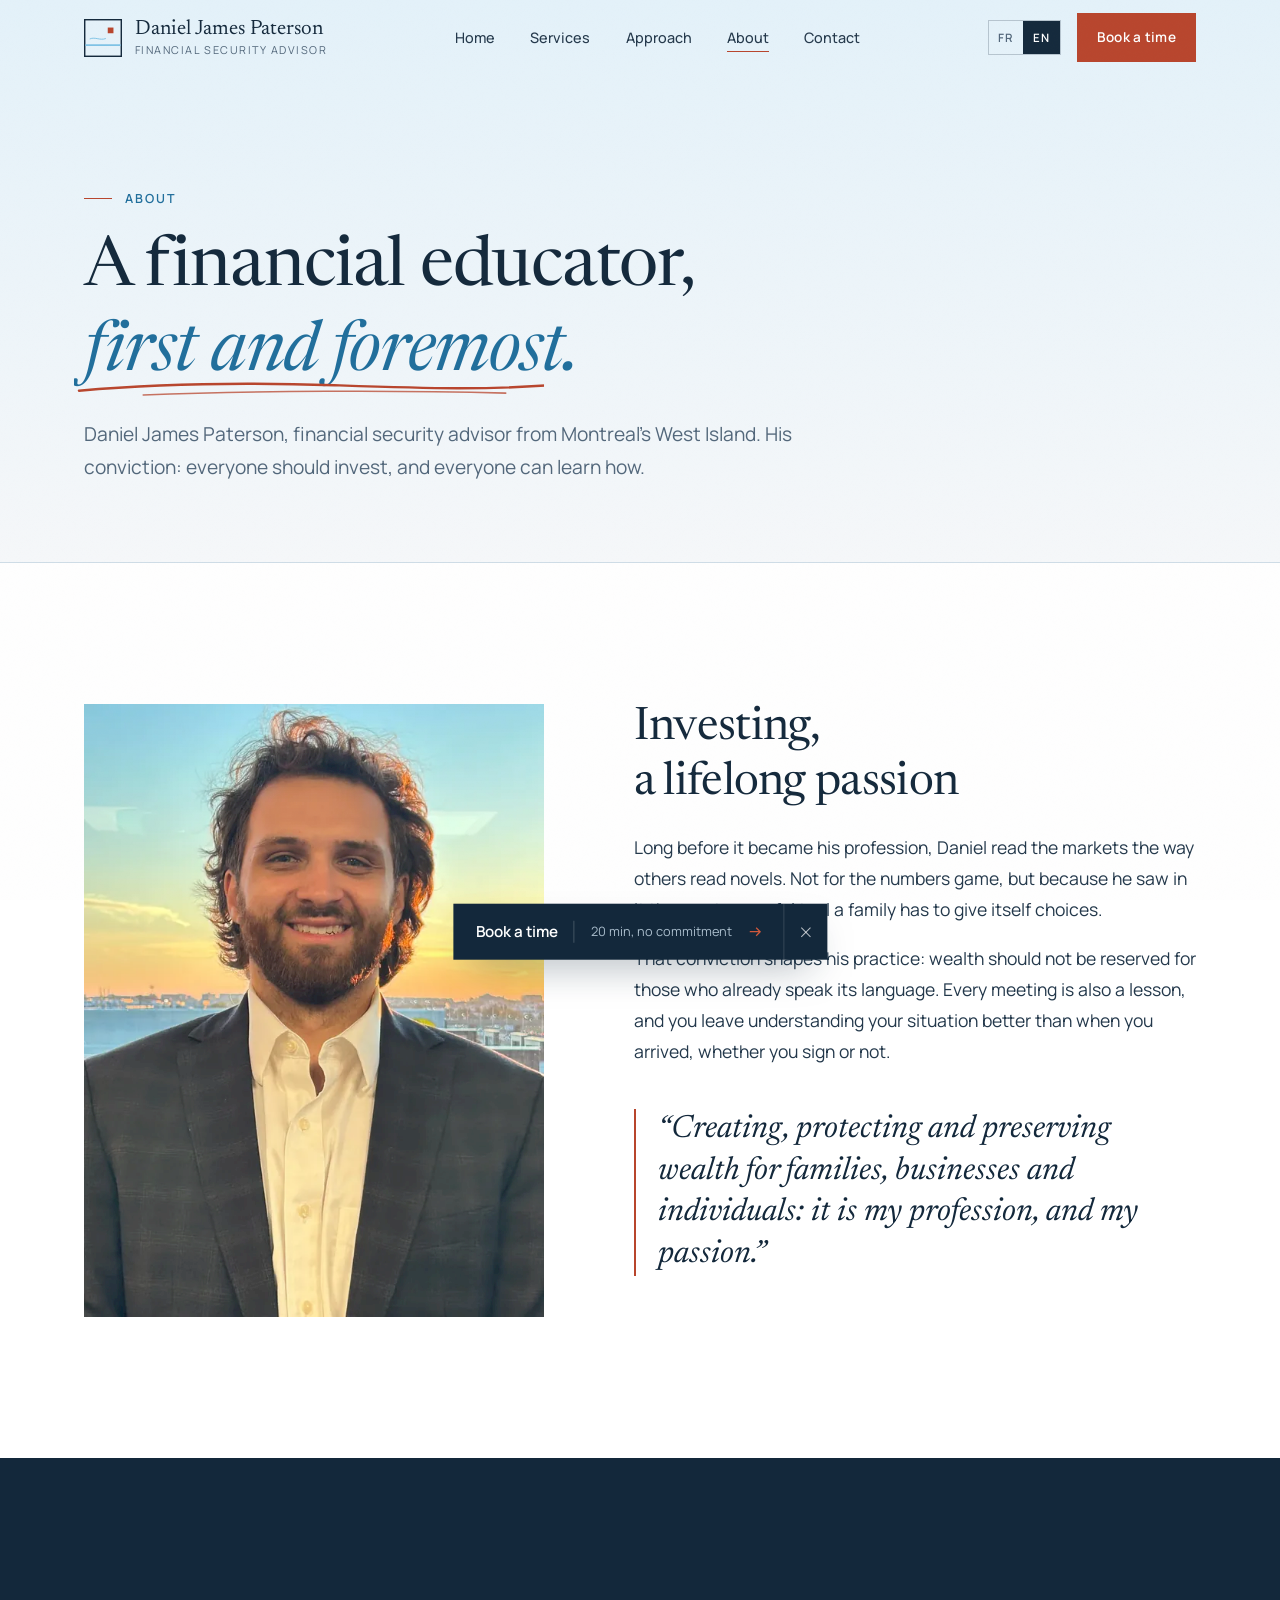
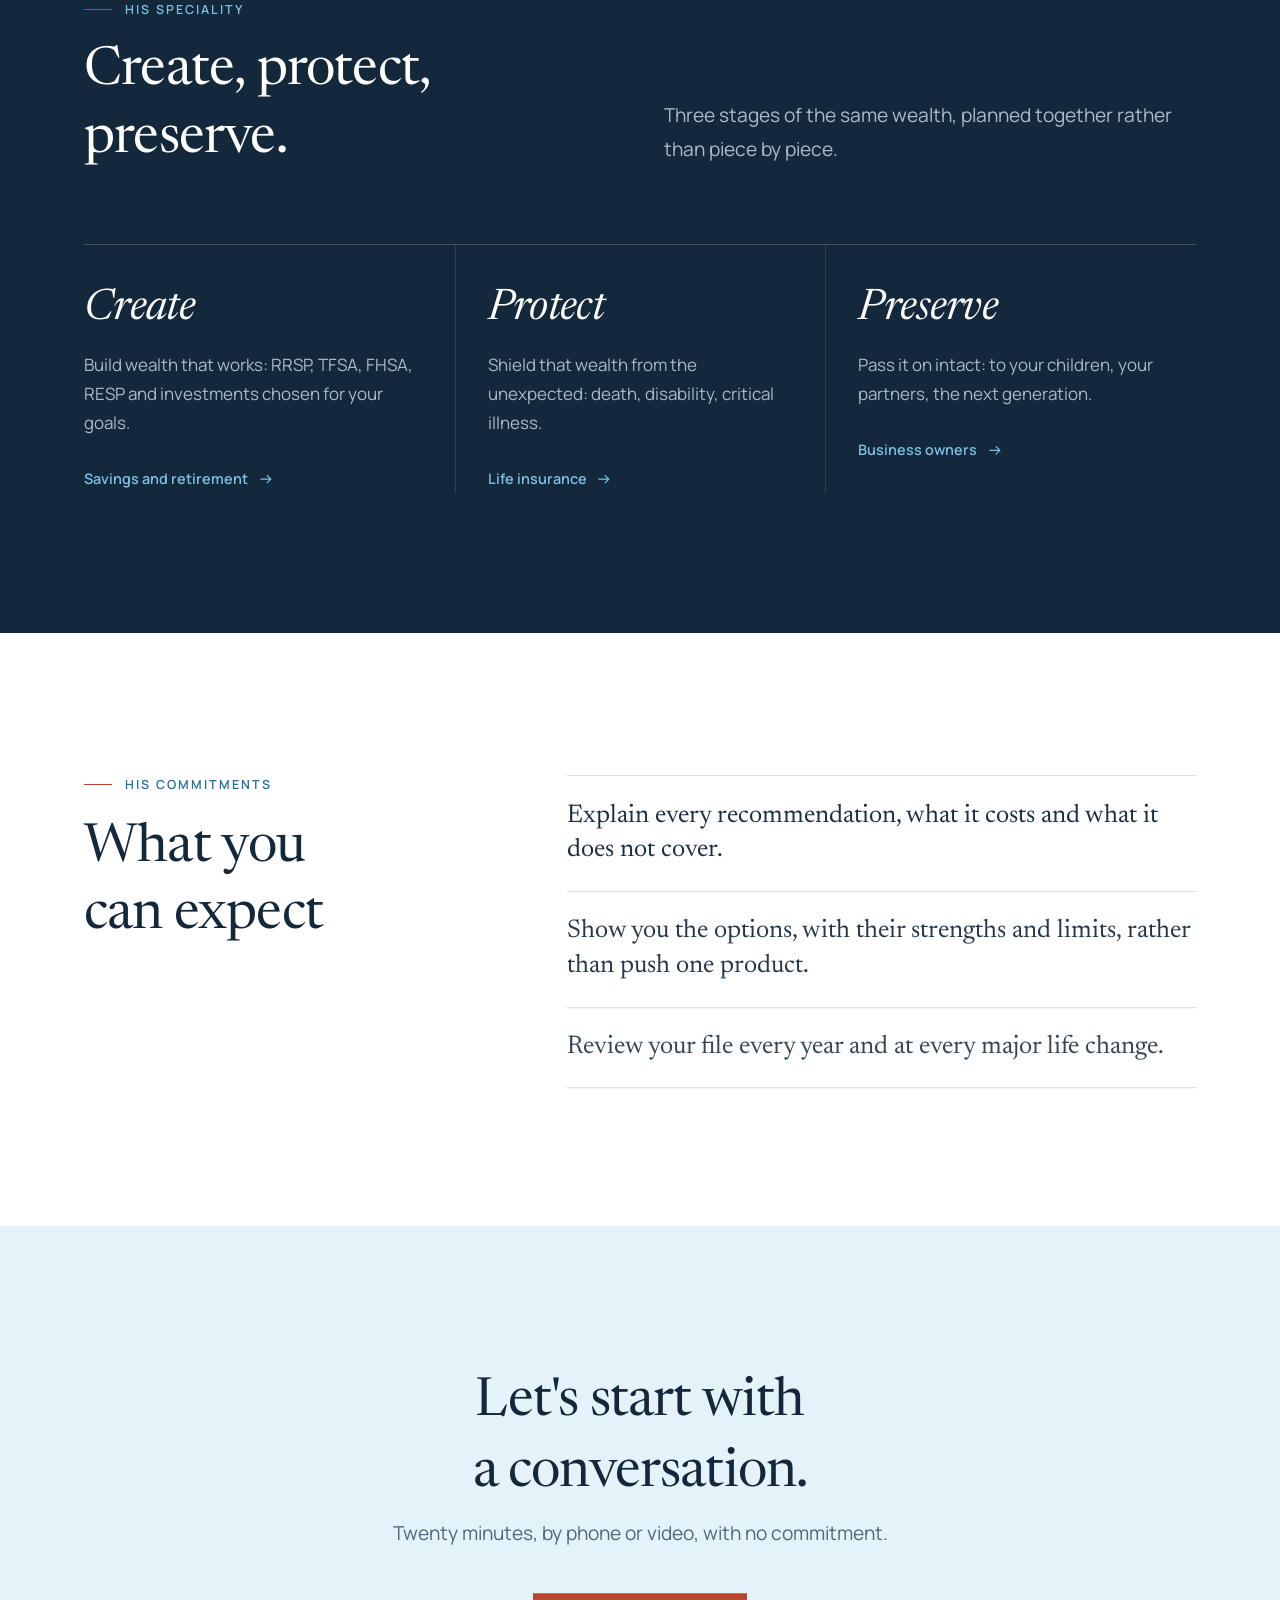
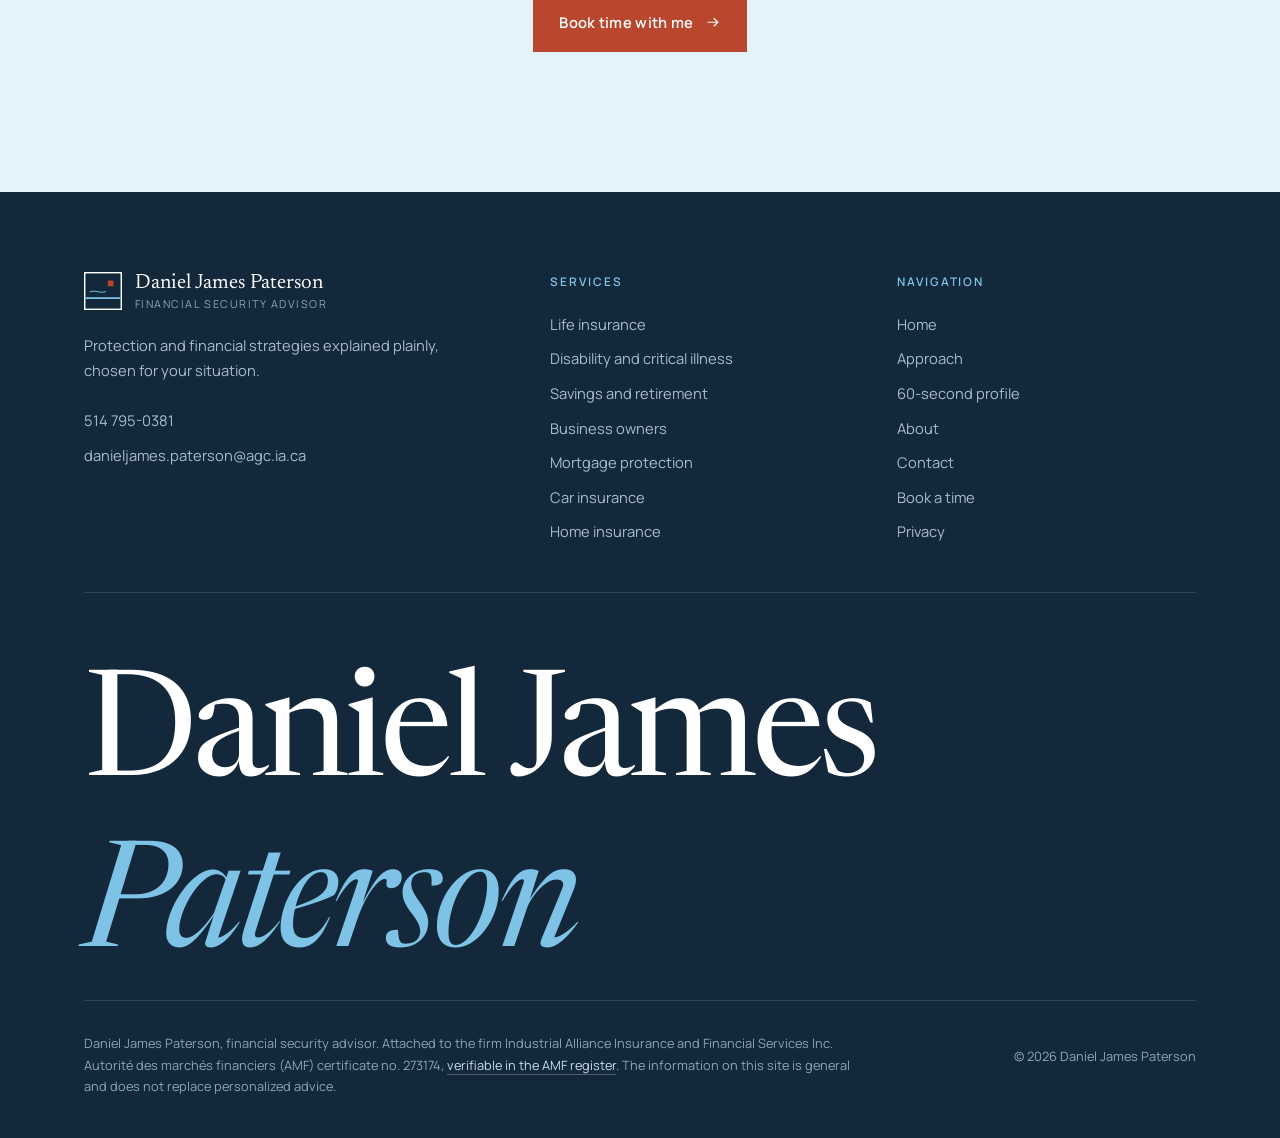
<file: a-propos.html>
<!doctype html>
<html lang="fr" data-lang="fr" class="no-js" data-title-fr="Daniel James Paterson, éducateur financier | À propos" data-title-en="Daniel James Paterson, financial educator | About">
<head>
<meta charset="utf-8">
<meta name="viewport" content="width=device-width, initial-scale=1">
<script>(function(h){var c='js',vt=false;try{vt=sessionStorage.getItem('djp-vt')==='1';sessionStorage.removeItem('djp-vt')}catch(e){}c+=vt?' vt-in':' veiled';try{var q=new URLSearchParams(location.search),l=q.get('lang')||localStorage.getItem('djp-lang');if(l==='en'){h.setAttribute('data-lang','en');h.lang='en'}var hr=q.has('hour')?+q.get('hour'):new Date().getHours();h.setAttribute('data-hour',hr);if(hr>=20||hr<5)c+=' sky-night'}catch(e){}if(window.matchMedia&&matchMedia('(prefers-reduced-motion: reduce)').matches)c+=' reduce';h.className=c})(document.documentElement)</script>
<title>Daniel James Paterson, éducateur financier | À propos</title>
<meta name="description" content="Daniel James Paterson, conseiller en sécurité financière de l'Ouest-de-l'Île de Montréal : créer, protéger et préserver le patrimoine des familles, des entreprises et des particuliers.">
<link rel="canonical" href="https://danieljamespaterson.vercel.app/a-propos">
<meta property="og:type" content="website">
<meta property="og:title" content="À propos de Daniel James Paterson">
<meta property="og:description" content="Le parcours et les engagements de Daniel James Paterson, conseiller en sécurité financière.">
<meta property="og:url" content="https://danieljamespaterson.vercel.app/a-propos">
<meta property="og:image" content="https://danieljamespaterson.vercel.app/assets/og.jpg">
<meta property="og:locale" content="fr_CA">
<meta property="og:locale:alternate" content="en_CA">
<meta name="theme-color" content="#B9DEF1">
<link rel="icon" href="/assets/favicon.svg" type="image/svg+xml">
<link rel="preconnect" href="https://fonts.googleapis.com">
<link rel="preconnect" href="https://fonts.gstatic.com" crossorigin>
<link href="https://fonts.googleapis.com/css2?family=Manrope:wght@400;500;600&family=Newsreader:ital,opsz,wght@0,6..72,400;0,6..72,500;1,6..72,400&display=swap" rel="stylesheet">
<link rel="stylesheet" href="/assets/site.css">
<script src="/assets/vendor/lenis.min.js" defer></script>
<script src="/assets/vendor/gsap.min.js" defer></script>
<script src="/assets/vendor/ScrollTrigger.min.js" defer></script>
<script src="/assets/vendor/SplitText.min.js" defer></script>
<script src="/assets/site.js" defer></script>
</head>
<body data-page="a-propos">
<a class="skip" href="#main"><span lang="fr">Aller au contenu</span><span lang="en">Skip to content</span></a>
<header class="site-header">
  <div class="wrap nav">
    <a class="brand" href="/" data-aria-fr="Daniel James Paterson, accueil" data-aria-en="Daniel James Paterson, home" aria-label="Daniel James Paterson, accueil"><svg class="brand-mark" viewBox="0 0 40 40" aria-hidden="true"><rect x="0.75" y="0.75" width="38.5" height="38.5" fill="none" stroke="currentColor" stroke-width="1.5"/><path d="M1.5 27.5 H38.5" stroke="#7EC3E6" stroke-width="2"/><path d="M6 21 C12 18.5 17 23 23 20.5" fill="none" stroke="#7EC3E6" stroke-width="1"/><rect x="25" y="9" width="6" height="6" fill="#B8452C"/></svg><span class="brand-name">Daniel James Paterson<small><span lang="fr">Conseiller en sécurité financière</span><span lang="en">Financial security advisor</span></small></span></a>
    <nav aria-label="Principale"><ul class="nav-links"><li><a href="/"><span lang="fr">Accueil</span><span lang="en">Home</span></a></li><li><a href="/#services"><span lang="fr">Services</span><span lang="en">Services</span></a></li><li><a href="/#demarche"><span lang="fr">Démarche</span><span lang="en">Approach</span></a></li><li><a href="/a-propos" aria-current="page"><span lang="fr">À propos</span><span lang="en">About</span></a></li><li><a href="/contact"><span lang="fr">Contact</span><span lang="en">Contact</span></a></li></ul></nav>
    <div class="nav-tools">
      <div class="lang-toggle" role="group" aria-label="Langue / Language"><button type="button" data-l="fr" class="on" aria-pressed="true">FR</button><button type="button" data-l="en" aria-pressed="false">EN</button></div>
      <a class="btn btn--primary nav-cta" href="/contact" data-booking><span lang="fr">Réserver un moment</span><span lang="en">Book a time</span></a>
      <button class="burger" type="button" aria-label="Menu" aria-expanded="false" aria-controls="mobile-menu"><span></span><span></span><span></span></button>
    </div>
  </div>
</header>
<div class="mobile-menu" id="mobile-menu" data-lenis-prevent>
  <ul><li><a href="/"><span lang="fr">Accueil</span><span lang="en">Home</span></a></li><li><a href="/#services"><span lang="fr">Services</span><span lang="en">Services</span></a></li><li><a href="/#demarche"><span lang="fr">Démarche</span><span lang="en">Approach</span></a></li><li><a href="/a-propos"><span lang="fr">À propos</span><span lang="en">About</span></a></li><li><a href="/contact"><span lang="fr">Contact</span><span lang="en">Contact</span></a></li></ul>
  <a class="btn btn--primary" href="/contact" data-booking><span lang="fr">Réserver un moment</span><span lang="en">Book a time</span> <svg viewBox="0 0 20 20" fill="none" aria-hidden="true"><path d="M3 10h13M11 5l5 5-5 5" stroke="currentColor" stroke-width="1.5"/></svg></a>
</div>

<main id="main">
  <section class="page-hero ab-hero">
    <div class="wrap">
      <p class="eyebrow"><span lang="fr">À propos</span><span lang="en">About</span></p>
      <h1 data-split><span lang="fr">Un éducateur financier,<br><em>avant tout.</em></span><span lang="en">A financial educator,<br><em>first and foremost.</em></span></h1>
      <p class="lede" data-reveal><span lang="fr">Daniel James Paterson, conseiller en sécurité financière de l'Ouest-de-l'Île de Montréal. Sa conviction : tout le monde devrait investir, et tout le monde peut apprendre à le faire.</span><span lang="en">Daniel James Paterson, financial security advisor from Montreal's West Island. His conviction: everyone should invest, and everyone can learn how.</span></p>
    </div>
  </section>

  <section class="section section--white">
    <div class="wrap ab-grid">
      <figure class="ab-portrait wipe"><picture><source type="image/webp" srcset="/assets/photos/daniel-paterson-600.webp 600w, /assets/photos/daniel-paterson-900.webp 900w" sizes="(max-width: 860px) 90vw, 40vw"><img class="ab-img" src="/assets/photos/daniel-paterson-900.jpg" srcset="/assets/photos/daniel-paterson-600.jpg 600w, /assets/photos/daniel-paterson-900.jpg 900w" sizes="(max-width: 860px) 90vw, 40vw" width="900" height="1200" alt="Daniel James Paterson" decoding="async"></picture></figure>
      <div class="prose ab-story">
        <h2 data-split style="margin-top:0"><span lang="fr">L'investissement,<br>une passion de toujours</span><span lang="en">Investing,<br>a lifelong passion</span></h2>
        <p data-reveal><span lang="fr">Bien avant d'en faire son métier, Daniel lisait les marchés comme d'autres lisent des romans. Pas pour le jeu des chiffres, mais parce qu'il y voyait l'outil le plus puissant dont dispose une famille pour se donner des choix.</span><span lang="en">Long before it became his profession, Daniel read the markets the way others read novels. Not for the numbers game, but because he saw in it the most powerful tool a family has to give itself choices.</span></p>
        <p data-reveal><span lang="fr">Cette conviction guide sa pratique : la richesse ne devrait pas être réservée à ceux qui en parlent déjà la langue. Chaque rencontre est aussi une leçon, et vous repartez en comprenant mieux votre situation qu'en arrivant, que vous signiez ou non.</span><span lang="en">That conviction shapes his practice: wealth should not be reserved for those who already speak its language. Every meeting is also a lesson, and you leave understanding your situation better than when you arrived, whether you sign or not.</span></p>
        <blockquote class="ab-quote" data-reveal><span lang="fr">« Créer, protéger et préserver le patrimoine des familles, des entreprises et des particuliers : c'est mon métier, et ma passion. »</span><span lang="en">“Creating, protecting and preserving wealth for families, businesses and individuals: it is my profession, and my passion.”</span></blockquote>
      </div>
    </div>
  </section>

  <section class="section section--ink">
    <div class="wrap">
      <div class="section-head">
        <div><p class="eyebrow"><span lang="fr">Sa spécialité</span><span lang="en">His speciality</span></p><h2 data-split><span lang="fr">Créer, protéger,<br>préserver.</span><span lang="en">Create, protect,<br>preserve.</span></h2></div>
        <p class="lede" data-reveal><span lang="fr">Trois temps d'un même patrimoine, pensés ensemble plutôt qu'à la pièce.</span><span lang="en">Three stages of the same wealth, planned together rather than piece by piece.</span></p>
      </div>
      <div class="ab-pillars"><div class="ab-pillar" data-reveal>
          <h3><span lang="fr">Créer</span><span lang="en">Create</span></h3>
          <p><span lang="fr">Bâtir un patrimoine qui travaille : REER, CELI, CELIAPP, REEE et placements choisis pour vos projets.</span><span lang="en">Build wealth that works: RRSP, TFSA, FHSA, RESP and investments chosen for your goals.</span></p>
          <a href="/epargne-retraite" class="ab-link"><span lang="fr">Épargne et retraite</span><span lang="en">Savings and retirement</span> <svg viewBox="0 0 20 20" fill="none" aria-hidden="true"><path d="M3 10h13M11 5l5 5-5 5" stroke="currentColor" stroke-width="1.5"/></svg></a>
        </div><div class="ab-pillar" data-reveal>
          <h3><span lang="fr">Protéger</span><span lang="en">Protect</span></h3>
          <p><span lang="fr">Mettre ce patrimoine à l'abri des imprévus : décès, invalidité, maladie grave.</span><span lang="en">Shield that wealth from the unexpected: death, disability, critical illness.</span></p>
          <a href="/assurance-vie" class="ab-link"><span lang="fr">Assurance vie</span><span lang="en">Life insurance</span> <svg viewBox="0 0 20 20" fill="none" aria-hidden="true"><path d="M3 10h13M11 5l5 5-5 5" stroke="currentColor" stroke-width="1.5"/></svg></a>
        </div><div class="ab-pillar" data-reveal>
          <h3><span lang="fr">Préserver</span><span lang="en">Preserve</span></h3>
          <p><span lang="fr">Le transmettre intact : à vos enfants, à vos associés, à la génération suivante.</span><span lang="en">Pass it on intact: to your children, your partners, the next generation.</span></p>
          <a href="/entrepreneurs" class="ab-link"><span lang="fr">Entrepreneurs</span><span lang="en">Business owners</span> <svg viewBox="0 0 20 20" fill="none" aria-hidden="true"><path d="M3 10h13M11 5l5 5-5 5" stroke="currentColor" stroke-width="1.5"/></svg></a>
        </div></div>
    </div>
  </section>

  <section class="section section--white">
    <div class="wrap ab-commit">
      <div><p class="eyebrow"><span lang="fr">Ses engagements</span><span lang="en">His commitments</span></p><h2 data-split><span lang="fr">Ce que vous<br>pouvez attendre</span><span lang="en">What you<br>can expect</span></h2></div>
      <ol class="ab-list">
        <li data-reveal><span lang="fr">Expliquer chaque recommandation, ce qu'elle coûte et ce qu'elle ne couvre pas.</span><span lang="en">Explain every recommendation, what it costs and what it does not cover.</span></li>
        <li data-reveal><span lang="fr">Vous présenter les options, avec leurs avantages et leurs limites, plutôt que pousser un produit.</span><span lang="en">Show you the options, with their strengths and limits, rather than push one product.</span></li>
        <li data-reveal><span lang="fr">Revoir votre dossier chaque année et à chaque grand changement de vie.</span><span lang="en">Review your file every year and at every major life change.</span></li>
      </ol>
    </div>
  </section>

  <section class="section section--sky cta-band">
    <div class="wrap">
      <h2 data-split><span lang="fr">Commençons par<br>une conversation.</span><span lang="en">Let's start with<br>a conversation.</span></h2>
      <p class="lede" data-reveal><span lang="fr">Vingt minutes, au téléphone ou en vidéo, sans engagement.</span><span lang="en">Twenty minutes, by phone or video, with no commitment.</span></p>
      <div class="hero-actions" data-reveal><a class="btn btn--primary" href="/contact" data-booking data-magnetic><span><span lang="fr">Réserver un moment avec moi</span><span lang="en">Book time with me</span></span><svg viewBox="0 0 20 20" fill="none" aria-hidden="true"><path d="M3 10h13M11 5l5 5-5 5" stroke="currentColor" stroke-width="1.5"/></svg></a></div>
    </div>
  </section>
</main>
<footer class="footer">
  <div class="wrap">
    <div class="footer-grid">
      <div>
        <a class="brand" href="/"><svg class="brand-mark" viewBox="0 0 40 40" aria-hidden="true"><rect x="0.75" y="0.75" width="38.5" height="38.5" fill="none" stroke="currentColor" stroke-width="1.5"/><path d="M1.5 27.5 H38.5" stroke="#7EC3E6" stroke-width="2"/><path d="M6 21 C12 18.5 17 23 23 20.5" fill="none" stroke="#7EC3E6" stroke-width="1"/><rect x="25" y="9" width="6" height="6" fill="#B8452C"/></svg><span class="brand-name">Daniel James Paterson<small><span lang="fr">Conseiller en sécurité financière</span><span lang="en">Financial security advisor</span></small></span></a>
        <p style="margin-top:1.4rem;max-width:26em"><span lang="fr">Des protections et des stratégies financières expliquées simplement, choisies pour votre situation.</span><span lang="en">Protection and financial strategies explained plainly, chosen for your situation.</span></p>
        <ul class="footer-contact">
          <li><a href="tel:+15147950381">514 795-0381</a></li>
          <li><a href="mailto:danieljames.paterson@agc.ia.ca">danieljames.paterson@agc.ia.ca</a></li>
        </ul>
      </div>
      <div>
        <h4>Services</h4>
        <ul><li><a href="/assurance-vie"><span lang="fr">Assurance vie</span><span lang="en">Life insurance</span></a></li><li><a href="/assurance-invalidite-maladies-graves"><span lang="fr">Invalidité et maladies graves</span><span lang="en">Disability and critical illness</span></a></li><li><a href="/epargne-retraite"><span lang="fr">Épargne et retraite</span><span lang="en">Savings and retirement</span></a></li><li><a href="/entrepreneurs"><span lang="fr">Entrepreneurs</span><span lang="en">Business owners</span></a></li><li><a href="/protection-hypothecaire"><span lang="fr">Protection hypothécaire</span><span lang="en">Mortgage protection</span></a></li><li><a href="/assurance-auto"><span lang="fr">Assurance auto</span><span lang="en">Car insurance</span></a></li><li><a href="/assurance-habitation"><span lang="fr">Assurance habitation</span><span lang="en">Home insurance</span></a></li></ul>
      </div>
      <div>
        <h4><span lang="fr">Navigation</span><span lang="en">Navigation</span></h4>
        <ul>
          <li><a href="/"><span lang="fr">Accueil</span><span lang="en">Home</span></a></li>
          <li><a href="/#demarche"><span lang="fr">Démarche</span><span lang="en">Approach</span></a></li>
          <li><a href="/profil"><span lang="fr">Profil en 60 secondes</span><span lang="en">60-second profile</span></a></li>
          <li><a href="/a-propos"><span lang="fr">À propos</span><span lang="en">About</span></a></li>
          <li><a href="/contact"><span lang="fr">Contact</span><span lang="en">Contact</span></a></li>
          <li><a href="https://bookings.cloud.microsoft/bookwithme/user/1d5a7ad95edf4c28bd1fdcfe008be4d1%40agc.ia.ca?anonymous&ismsaljsauthenabled" target="_blank" rel="noopener"><span lang="fr">Réserver un moment</span><span lang="en">Book a time</span></a></li>
          <li><a href="/confidentialite"><span lang="fr">Confidentialité</span><span lang="en">Privacy</span></a></li>
        </ul>
      </div>
    </div>
    <div class="footer-giant" aria-hidden="true"><span class="line-mask"><span>Daniel James</span></span><span class="line-mask"><span><em>Paterson</em></span></span></div>
    <div class="footer-legal">
      <p><span lang="fr">Daniel James Paterson, conseiller en sécurité financière. Rattaché au cabinet Industrielle Alliance, Assurance et services financiers inc. Certificat de l'Autorité des marchés financiers (AMF) no 273174, <a href="https://lautorite.qc.ca/grand-public/registres/registre-des-entreprises-et-des-individus-autorises-a-exercer" target="_blank" rel="noopener">vérifiable au registre de l'AMF</a>. Les informations de ce site sont générales et ne remplacent pas un conseil personnalisé.</span><span lang="en">Daniel James Paterson, financial security advisor. Attached to the firm Industrial Alliance Insurance and Financial Services Inc. Autorité des marchés financiers (AMF) certificate no. 273174, <a href="https://lautorite.qc.ca/en/general-public/registers/register-of-firms-and-individuals-authorized-to-practise" target="_blank" rel="noopener">verifiable in the AMF register</a>. The information on this site is general and does not replace personalized advice.</span></p>
      <p>© <span data-year></span> Daniel James Paterson</p>
    </div>
  </div>
</footer>
</body>
</html>
</file>
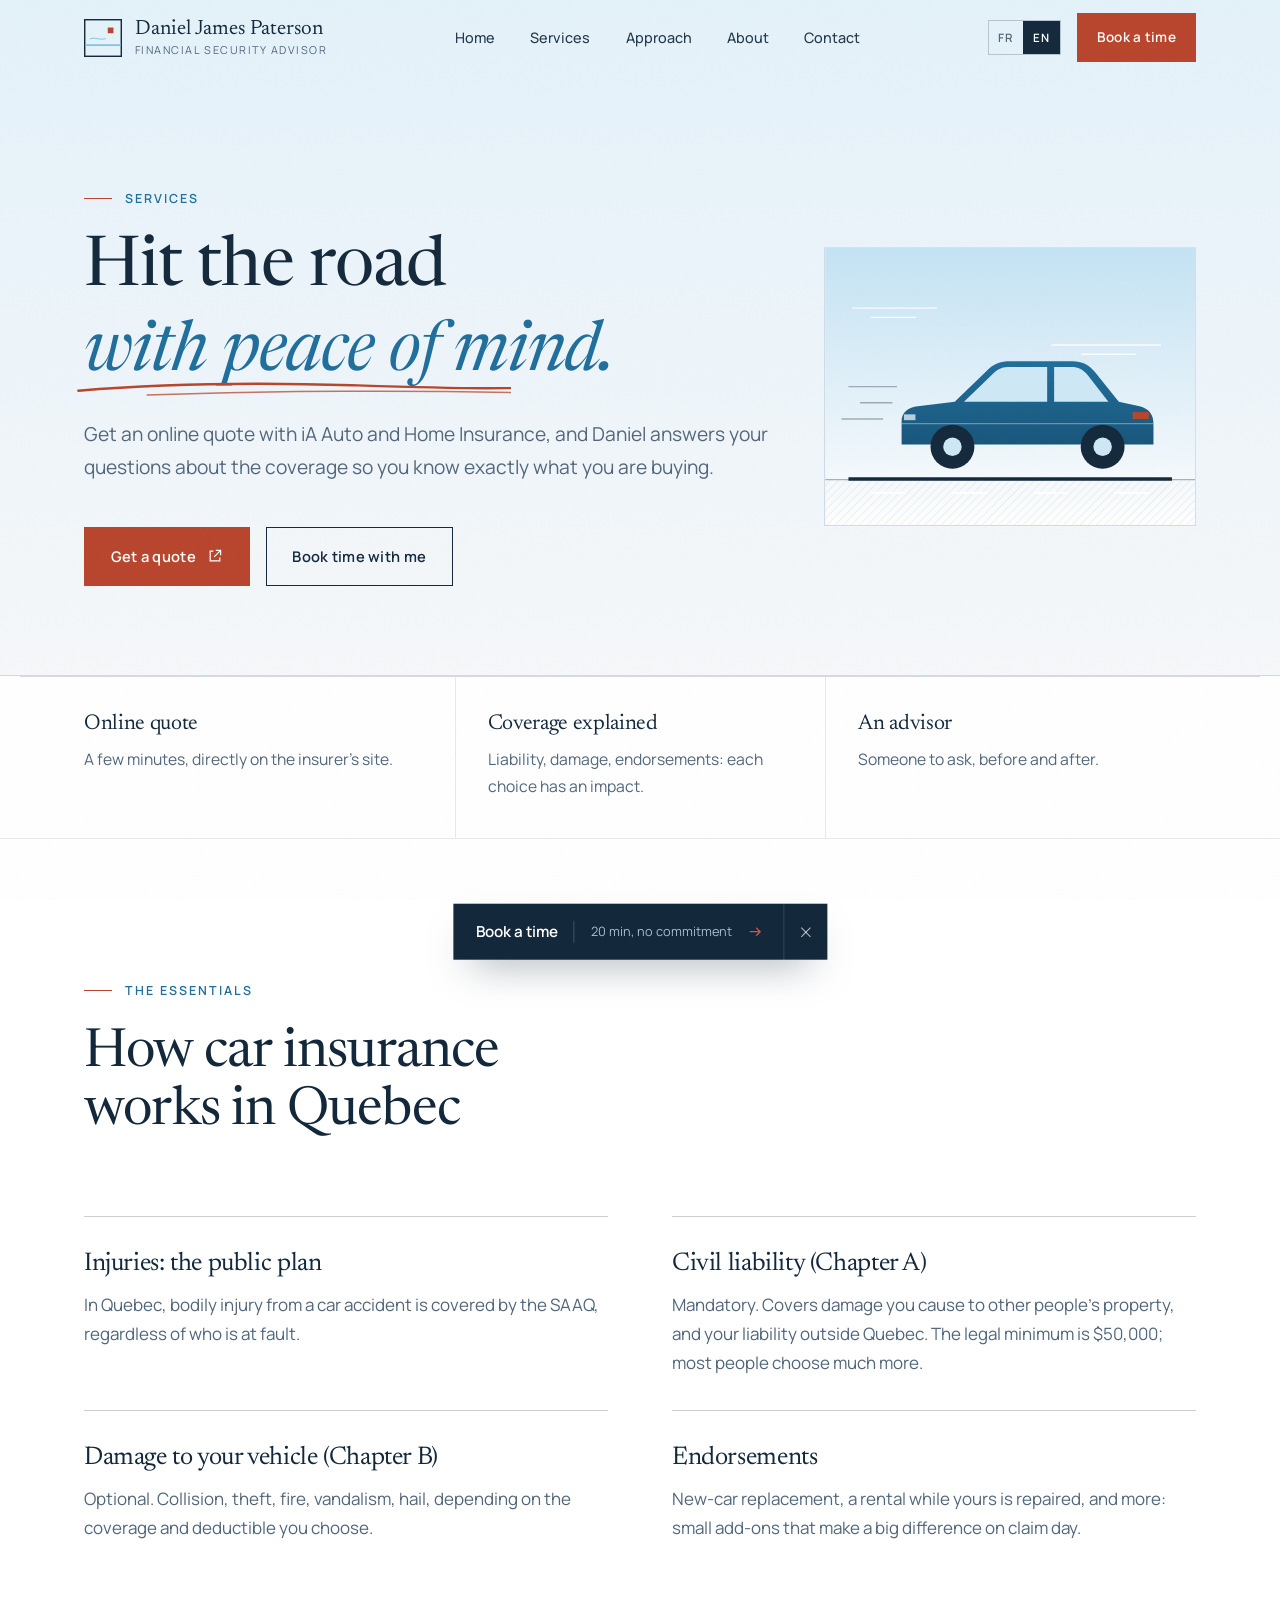
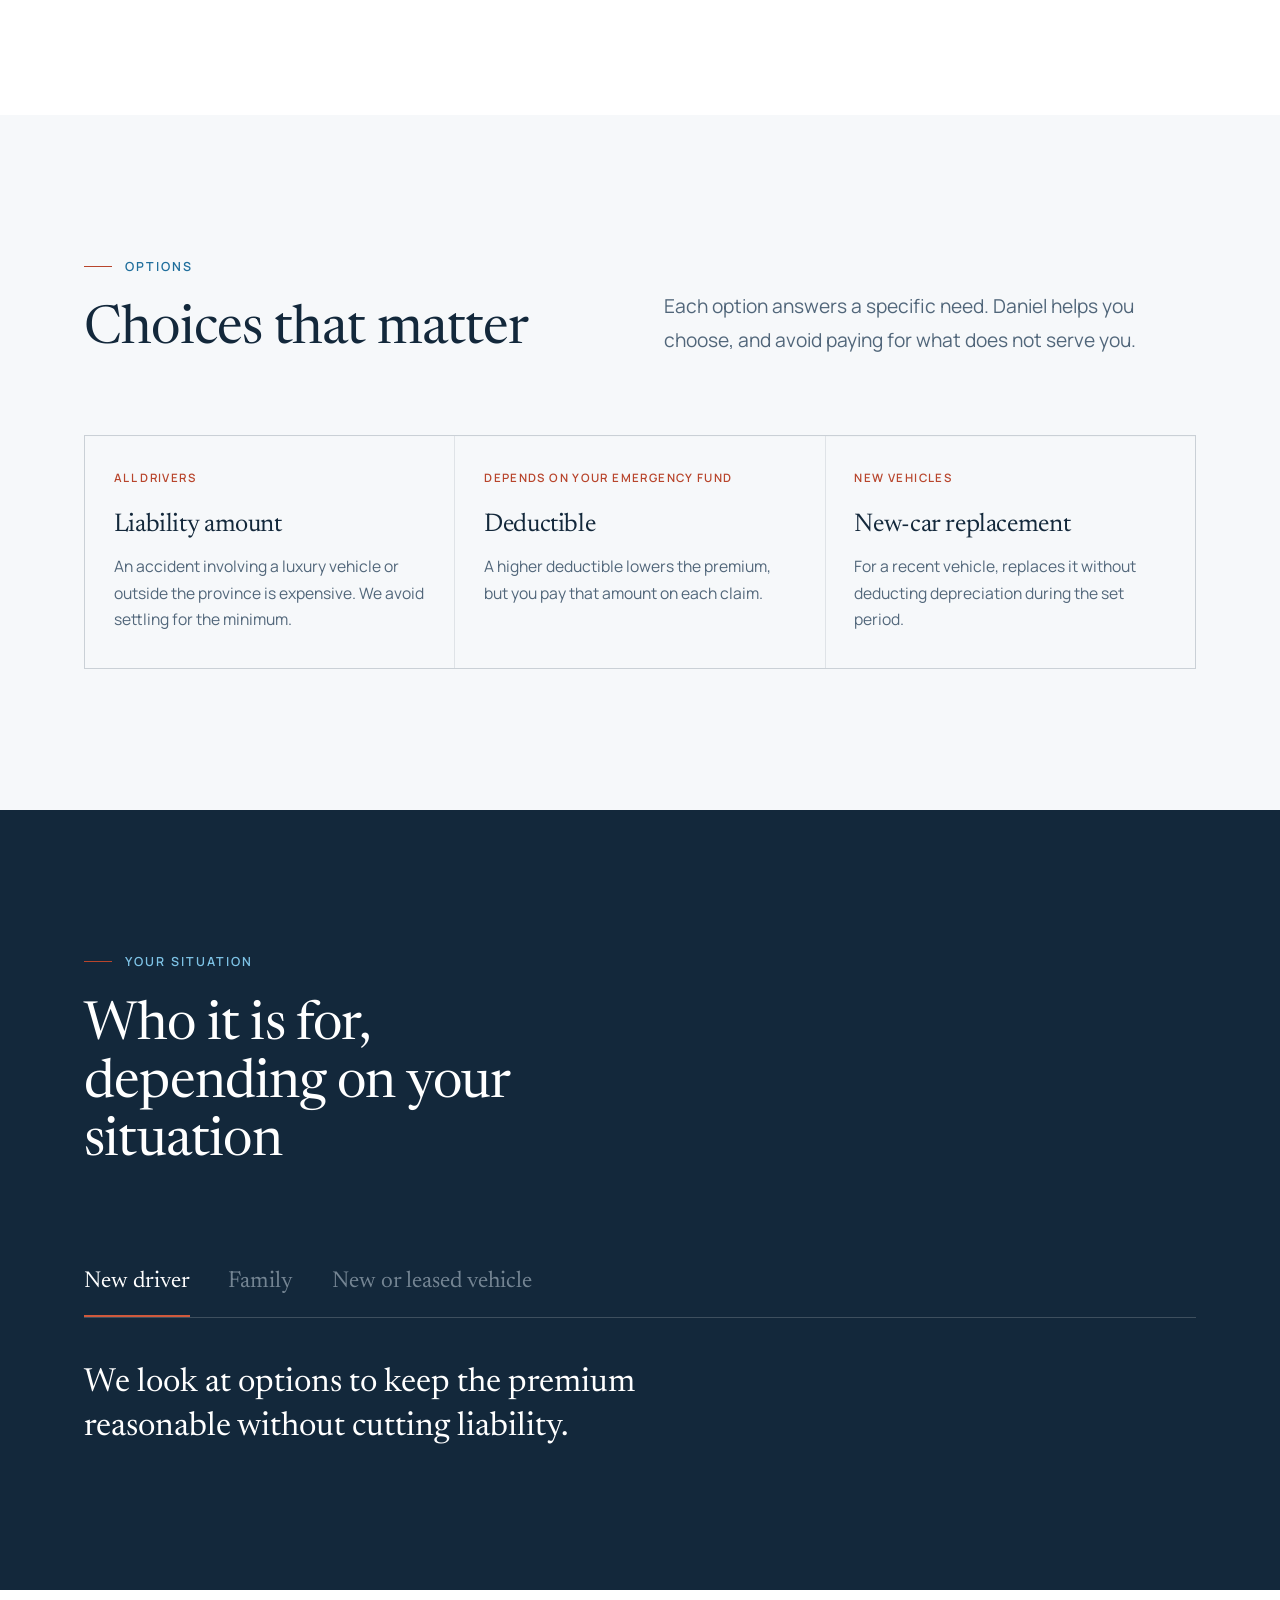
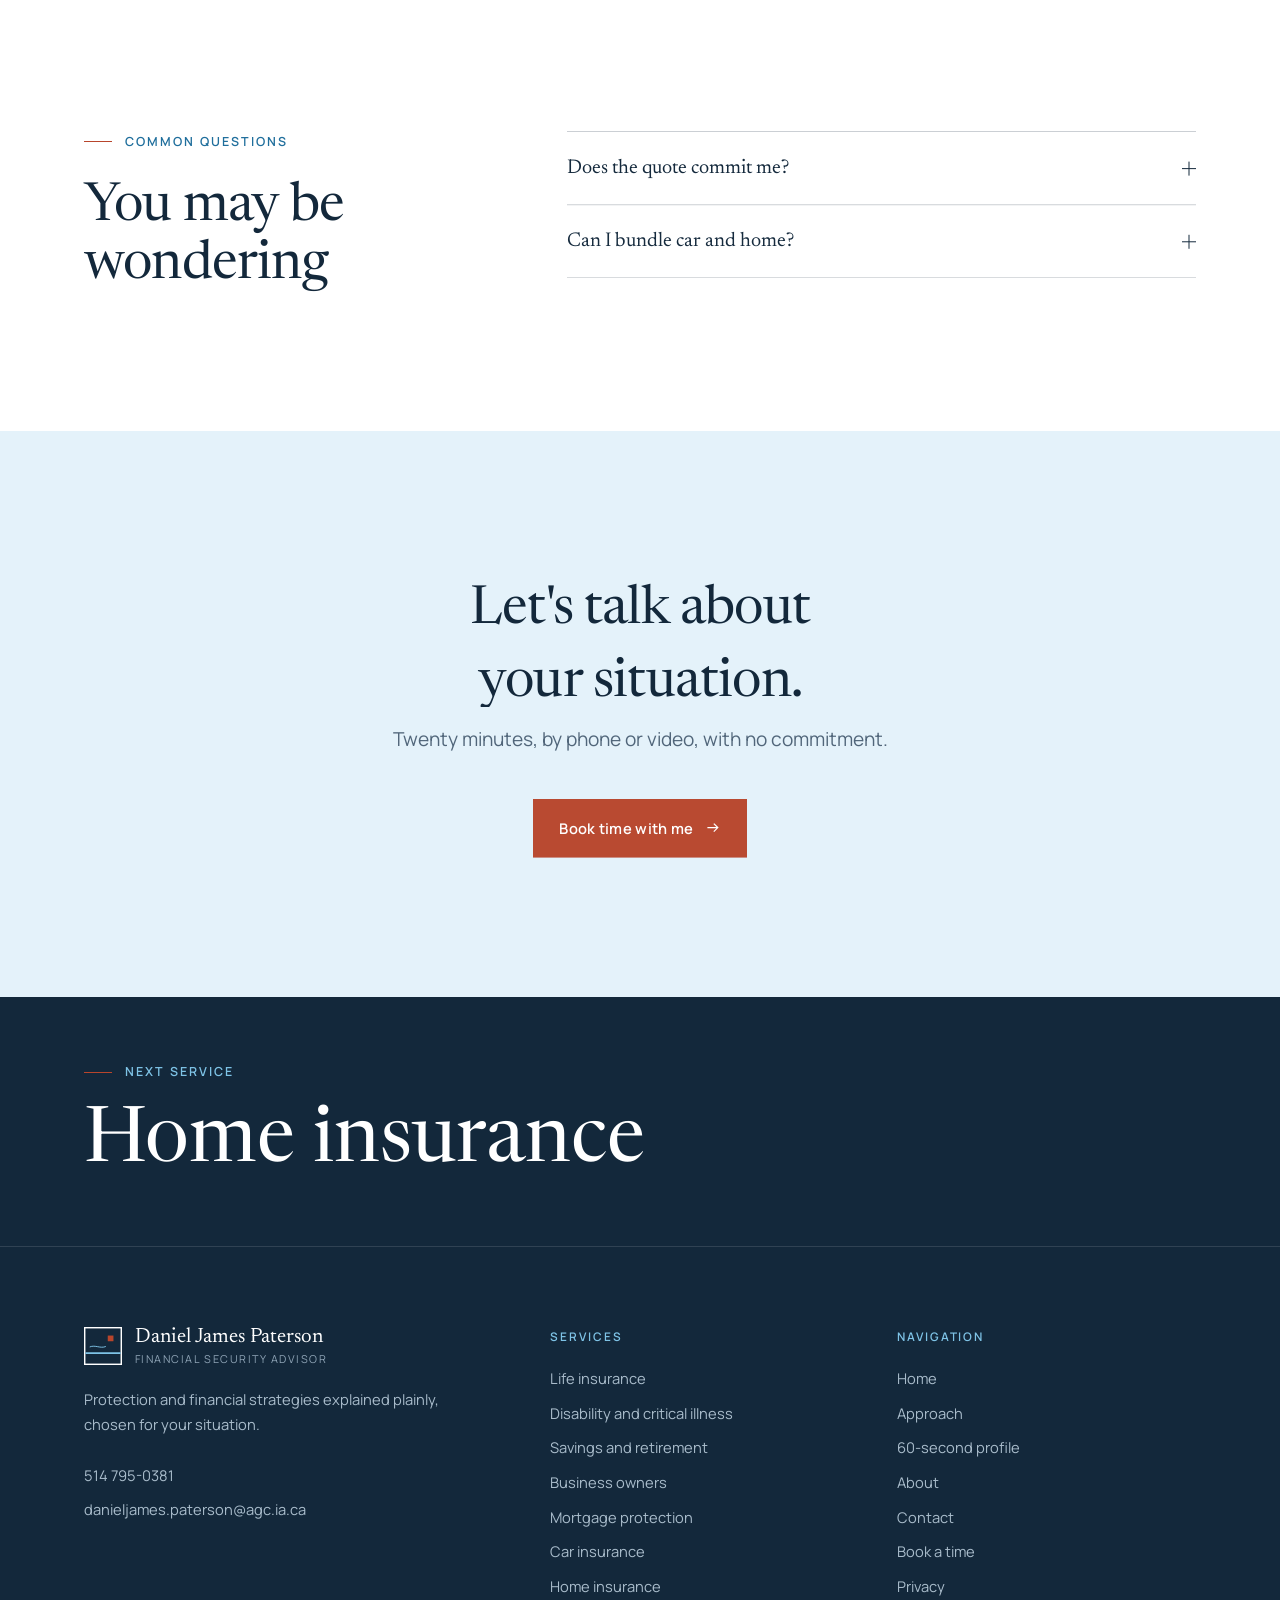
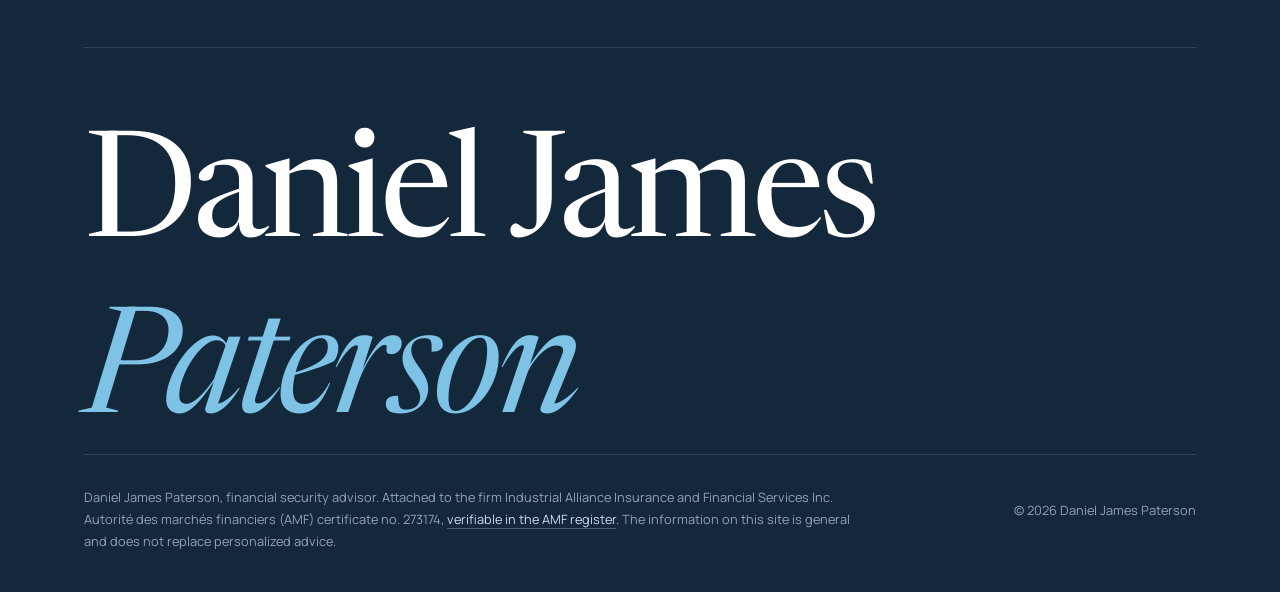
<file: assurance-auto.html>
<!doctype html>
<html lang="fr" data-lang="fr" class="no-js" data-title-fr="Assurance auto | Daniel James Paterson" data-title-en="Car insurance | Daniel James Paterson">
<head>
<meta charset="utf-8">
<meta name="viewport" content="width=device-width, initial-scale=1">
<script>(function(h){var c='js',vt=false;try{vt=sessionStorage.getItem('djp-vt')==='1';sessionStorage.removeItem('djp-vt')}catch(e){}c+=vt?' vt-in':' veiled';try{var q=new URLSearchParams(location.search),l=q.get('lang')||localStorage.getItem('djp-lang');if(l==='en'){h.setAttribute('data-lang','en');h.lang='en'}var hr=q.has('hour')?+q.get('hour'):new Date().getHours();h.setAttribute('data-hour',hr);if(hr>=20||hr<5)c+=' sky-night'}catch(e){}if(window.matchMedia&&matchMedia('(prefers-reduced-motion: reduce)').matches)c+=' reduce';h.className=c})(document.documentElement)</script>
<title>Assurance auto | Daniel James Paterson</title>
<meta name="description" content="Obtenez une soumission en ligne avec iA Assurance auto et habitation, et Daniel répond à vos questions sur les protections pour que vous sachiez exactement ce que vous achetez.">
<link rel="canonical" href="https://danieljamespaterson.vercel.app/assurance-auto">
<meta property="og:type" content="website">
<meta property="og:title" content="Assurance auto | Daniel James Paterson">
<meta property="og:description" content="Obtenez une soumission en ligne avec iA Assurance auto et habitation, et Daniel répond à vos questions sur les protections pour que vous sachiez exactement ce que vous achetez.">
<meta property="og:url" content="https://danieljamespaterson.vercel.app/assurance-auto">
<meta property="og:image" content="https://danieljamespaterson.vercel.app/assets/og.jpg">
<meta property="og:locale" content="fr_CA">
<meta property="og:locale:alternate" content="en_CA">
<meta name="theme-color" content="#B9DEF1">
<link rel="icon" href="/assets/favicon.svg" type="image/svg+xml">
<link rel="preconnect" href="https://fonts.googleapis.com">
<link rel="preconnect" href="https://fonts.gstatic.com" crossorigin>
<link href="https://fonts.googleapis.com/css2?family=Manrope:wght@400;500;600&family=Newsreader:ital,opsz,wght@0,6..72,400;0,6..72,500;1,6..72,400&display=swap" rel="stylesheet">
<link rel="stylesheet" href="/assets/site.css">
<link rel="stylesheet" href="/assets/service.css">
<script src="/assets/vendor/lenis.min.js" defer></script>
<script src="/assets/vendor/gsap.min.js" defer></script>
<script src="/assets/vendor/ScrollTrigger.min.js" defer></script>
<script src="/assets/vendor/SplitText.min.js" defer></script>
<script src="/assets/site.js" defer></script>
<script src="/assets/service.js" defer></script>
</head>
<body data-page="service" data-service="auto">
<a class="skip" href="#main"><span lang="fr">Aller au contenu</span><span lang="en">Skip to content</span></a>
<header class="site-header">
  <div class="wrap nav">
    <a class="brand" href="/" data-aria-fr="Daniel James Paterson, accueil" data-aria-en="Daniel James Paterson, home" aria-label="Daniel James Paterson, accueil"><svg class="brand-mark" viewBox="0 0 40 40" aria-hidden="true"><rect x="0.75" y="0.75" width="38.5" height="38.5" fill="none" stroke="currentColor" stroke-width="1.5"/><path d="M1.5 27.5 H38.5" stroke="#7EC3E6" stroke-width="2"/><path d="M6 21 C12 18.5 17 23 23 20.5" fill="none" stroke="#7EC3E6" stroke-width="1"/><rect x="25" y="9" width="6" height="6" fill="#B8452C"/></svg><span class="brand-name">Daniel James Paterson<small><span lang="fr">Conseiller en sécurité financière</span><span lang="en">Financial security advisor</span></small></span></a>
    <nav aria-label="Principale"><ul class="nav-links"><li><a href="/"><span lang="fr">Accueil</span><span lang="en">Home</span></a></li><li><a href="/#services"><span lang="fr">Services</span><span lang="en">Services</span></a></li><li><a href="/#demarche"><span lang="fr">Démarche</span><span lang="en">Approach</span></a></li><li><a href="/a-propos"><span lang="fr">À propos</span><span lang="en">About</span></a></li><li><a href="/contact"><span lang="fr">Contact</span><span lang="en">Contact</span></a></li></ul></nav>
    <div class="nav-tools">
      <div class="lang-toggle" role="group" aria-label="Langue / Language"><button type="button" data-l="fr" class="on" aria-pressed="true">FR</button><button type="button" data-l="en" aria-pressed="false">EN</button></div>
      <a class="btn btn--primary nav-cta" href="/contact" data-booking><span lang="fr">Réserver un moment</span><span lang="en">Book a time</span></a>
      <button class="burger" type="button" aria-label="Menu" aria-expanded="false" aria-controls="mobile-menu"><span></span><span></span><span></span></button>
    </div>
  </div>
</header>
<div class="mobile-menu" id="mobile-menu" data-lenis-prevent>
  <ul><li><a href="/"><span lang="fr">Accueil</span><span lang="en">Home</span></a></li><li><a href="/#services"><span lang="fr">Services</span><span lang="en">Services</span></a></li><li><a href="/#demarche"><span lang="fr">Démarche</span><span lang="en">Approach</span></a></li><li><a href="/a-propos"><span lang="fr">À propos</span><span lang="en">About</span></a></li><li><a href="/contact"><span lang="fr">Contact</span><span lang="en">Contact</span></a></li></ul>
  <a class="btn btn--primary" href="/contact" data-booking><span lang="fr">Réserver un moment</span><span lang="en">Book a time</span> <svg viewBox="0 0 20 20" fill="none" aria-hidden="true"><path d="M3 10h13M11 5l5 5-5 5" stroke="currentColor" stroke-width="1.5"/></svg></a>
</div>

<main id="main">
  <section class="page-hero s-hero">
    <div class="wrap s-hero-grid">
      <div>
        <p class="eyebrow"><a href="/#services">Services</a></p>
        <h1 data-split><span lang="fr">Prendre la route<br><em>l'esprit tranquille.</em></span><span lang="en">Hit the road<br><em>with peace of mind.</em></span></h1>
        <p class="lede" data-reveal><span lang="fr">Obtenez une soumission en ligne avec iA Assurance auto et habitation, et Daniel répond à vos questions sur les protections pour que vous sachiez exactement ce que vous achetez.</span><span lang="en">Get an online quote with iA Auto and Home Insurance, and Daniel answers your questions about the coverage so you know exactly what you are buying.</span></p>
        <div class="hero-actions" data-reveal><a class="btn btn--primary" href="https://insurance.ia.ca/car/en-CA/?uid=ioad0w" target="_blank" rel="noopener" data-magnetic><span><span lang="fr">Obtenir une soumission</span><span lang="en">Get a quote</span></span><svg viewBox="0 0 20 20" fill="none" aria-hidden="true"><path d="M8 4H4v12h12v-4M11 3h6v6M17 3l-8 8" stroke="currentColor" stroke-width="1.5"/></svg></a><a class="btn btn--line" href="/contact" data-booking data-magnetic><span><span lang="fr">Réserver un moment avec moi</span><span lang="en">Book time with me</span></span></a></div>
      </div>
      <div class="s-hero-ill wipe" aria-hidden="true"><svg class="ill" viewBox="0 0 320 240" xmlns="http://www.w3.org/2000/svg" aria-hidden="true" focusable="false">
<defs>
<linearGradient id="sky-hero-auto" x1="0" y1="0" x2="0" y2="1"><stop offset="0" stop-color="#C4E3F4"/><stop offset=".72" stop-color="#EEF6FB"/><stop offset="1" stop-color="#FFFFFF"/></linearGradient>
<linearGradient id="deep-hero-auto" x1="0" y1="0" x2="0" y2="1"><stop offset="0" stop-color="#1F6E9C"/><stop offset="1" stop-color="#17557A"/></linearGradient>
<pattern id="hatch-hero-auto" width="5" height="5" patternUnits="userSpaceOnUse" patternTransform="rotate(45)"><line x1="0" y1="0" x2="0" y2="5" stroke="#13283B" stroke-width=".7" stroke-opacity=".28"/></pattern>
</defs>
<rect width="320" height="240" fill="url(#sky-hero-auto)"/>
<g data-depth=".35" stroke="#FFFFFF" stroke-width="1.2" stroke-linecap="square" opacity=".9">
<line x1="24" y1="52" x2="96" y2="52"/><line x1="40" y1="60" x2="78" y2="60"/><line x1="196" y1="84" x2="290" y2="84"/><line x1="222" y1="92" x2="268" y2="92"/>
</g>

<line x1="0" y1="200.5" x2="320" y2="200.5" stroke="#13283B" stroke-opacity=".35"/>
<rect x="0" y="201" width="320" height="39" fill="url(#hatch-hero-auto)" opacity=".55"/>
<g data-depth="1">
<g stroke="#13283B" stroke-opacity=".35" stroke-width="1.2"><line x1="20" y1="120" x2="62" y2="120"/><line x1="30" y1="134" x2="58" y2="134"/><line x1="14" y1="148" x2="50" y2="148"/></g>
<path d="M66 170 V150 C66 142 72 138 80 137 L112 133 L140 106 C146 100 152 98 160 98 H214 C222 98 228 101 233 107 L254 133 L272 137 C280 139 284 144 284 152 V170 Z" fill="url(#deep-hero-auto)"/>
<path d="M146 108 C150 104 154 103 160 103 H192 V133 H120 Z" fill="#CFE8F6"/>
<path d="M198 103 H213 C219 103 223 105 227 110 L245 133 H198 Z" fill="#CFE8F6"/>
<line x1="66" y1="152" x2="284" y2="152" stroke="#FFFFFF" stroke-opacity=".35"/>

<rect x="68" y="144" width="10" height="5" fill="#FFFFFF" fill-opacity=".7"/>
<g><circle cx="110" cy="172" r="19" fill="#13283B"/><circle cx="110" cy="172" r="8" fill="#CFE8F6"/><circle cx="240" cy="172" r="19" fill="#13283B"/><circle cx="240" cy="172" r="8" fill="#CFE8F6"/></g>
<g stroke="#13283B" stroke-width="3"><line x1="20" y1="200" x2="300" y2="200"/></g>
<g stroke="#FFFFFF" stroke-width="2"><line x1="40" y1="212" x2="70" y2="212"/><line x1="110" y1="212" x2="140" y2="212"/><line x1="180" y1="212" x2="210" y2="212"/><line x1="250" y1="212" x2="280" y2="212"/></g></g><g data-depth="1.6"><rect x="266" y="142" width="14" height="6" fill="#B8452C"/></g>
</svg></div>
    </div>
  </section>

  <section class="s-keys">
    <div class="wrap s-keys-grid" data-rule><div class="s-key" data-reveal><h3><span lang="fr">Soumission en ligne</span><span lang="en">Online quote</span></h3><p><span lang="fr">Quelques minutes, directement sur le site de l'assureur.</span><span lang="en">A few minutes, directly on the insurer's site.</span></p></div><div class="s-key" data-reveal><h3><span lang="fr">Protections expliquées</span><span lang="en">Coverage explained</span></h3><p><span lang="fr">Responsabilité, dommages, avenants : chaque choix a un impact.</span><span lang="en">Liability, damage, endorsements: each choice has an impact.</span></p></div><div class="s-key" data-reveal><h3><span lang="fr">Un conseiller</span><span lang="en">An advisor</span></h3><p><span lang="fr">Une personne à qui poser vos questions, avant et après.</span><span lang="en">Someone to ask, before and after.</span></p></div></div>
  </section>

  <section class="section section--white">
    <div class="wrap">
      <div class="section-head">
        <div><p class="eyebrow"><span lang="fr">L'essentiel</span><span lang="en">The essentials</span></p><h2 data-split><span lang="fr">Comment l'assurance auto fonctionne au Québec</span><span lang="en">How car insurance works in Quebec</span></h2></div>
      </div>
      <div class="s-how"><div class="s-how-item" data-reveal><h3><span lang="fr">Les blessures : le régime public</span><span lang="en">Injuries: the public plan</span></h3><p><span lang="fr">Au Québec, les dommages corporels causés par un accident d'auto sont couverts par la SAAQ, peu importe qui est responsable.</span><span lang="en">In Quebec, bodily injury from a car accident is covered by the SAAQ, regardless of who is at fault.</span></p></div><div class="s-how-item" data-reveal><h3><span lang="fr">Responsabilité civile (chapitre A)</span><span lang="en">Civil liability (Chapter A)</span></h3><p><span lang="fr">Obligatoire. Couvre les dommages que vous causez aux biens des autres, et vos responsabilités hors Québec. Le minimum légal est de 50 000 $ ; la plupart des gens choisissent beaucoup plus.</span><span lang="en">Mandatory. Covers damage you cause to other people's property, and your liability outside Quebec. The legal minimum is $50,000; most people choose much more.</span></p></div><div class="s-how-item" data-reveal><h3><span lang="fr">Dommages à votre véhicule (chapitre B)</span><span lang="en">Damage to your vehicle (Chapter B)</span></h3><p><span lang="fr">Facultatif. Collision, vol, incendie, vandalisme, grêle, selon la protection choisie et la franchise.</span><span lang="en">Optional. Collision, theft, fire, vandalism, hail, depending on the coverage and deductible you choose.</span></p></div><div class="s-how-item" data-reveal><h3><span lang="fr">Les avenants</span><span lang="en">Endorsements</span></h3><p><span lang="fr">Valeur à neuf, location d'un véhicule pendant les réparations, et plus : de petits ajouts qui font une grande différence le jour d'une réclamation.</span><span lang="en">New-car replacement, a rental while yours is repaired, and more: small add-ons that make a big difference on claim day.</span></p></div></div>
    </div>
  </section>

  <section class="section">
    <div class="wrap">
      <div class="section-head">
        <div><p class="eyebrow"><span lang="fr">Options</span><span lang="en">Options</span></p><h2 data-split><span lang="fr">Les choix qui comptent</span><span lang="en">Choices that matter</span></h2></div>
        <p class="lede" data-reveal><span lang="fr">Chaque option répond à un besoin précis. Daniel vous aide à choisir, et à éviter de payer pour ce qui ne vous sert pas.</span><span lang="en">Each option answers a specific need. Daniel helps you choose, and avoid paying for what does not serve you.</span></p>
      </div>
      <div class="s-prods"><article class="s-prod" data-reveal>
          <p class="s-prod-tag"><span lang="fr">Tous les conducteurs</span><span lang="en">All drivers</span></p>
          <h3><span lang="fr">Montant de responsabilité</span><span lang="en">Liability amount</span></h3>
          <p><span lang="fr">Un accident avec un véhicule de luxe ou hors province coûte cher. On évite de se contenter du minimum.</span><span lang="en">An accident involving a luxury vehicle or outside the province is expensive. We avoid settling for the minimum.</span></p>
        </article><article class="s-prod" data-reveal>
          <p class="s-prod-tag"><span lang="fr">Selon votre coussin d'urgence</span><span lang="en">Depends on your emergency fund</span></p>
          <h3><span lang="fr">Franchise</span><span lang="en">Deductible</span></h3>
          <p><span lang="fr">Une franchise plus haute baisse la prime, mais c'est vous qui payez ce montant à chaque réclamation.</span><span lang="en">A higher deductible lowers the premium, but you pay that amount on each claim.</span></p>
        </article><article class="s-prod" data-reveal>
          <p class="s-prod-tag"><span lang="fr">Véhicules neufs</span><span lang="en">New vehicles</span></p>
          <h3><span lang="fr">Valeur à neuf</span><span lang="en">New-car replacement</span></h3>
          <p><span lang="fr">Pour un véhicule récent, remplace sans déduire la dépréciation pendant la période prévue.</span><span lang="en">For a recent vehicle, replaces it without deducting depreciation during the set period.</span></p>
        </article></div>
    </div>
  </section>

  <section class="section section--ink s-profiles">
    <div class="wrap">
      <div class="section-head">
        <div><p class="eyebrow"><span lang="fr">Votre situation</span><span lang="en">Your situation</span></p><h2 data-split><span lang="fr">Pour qui, selon votre situation</span><span lang="en">Who it is for, depending on your situation</span></h2></div>
      </div>
      <div class="s-tabs" data-tabs>
        <div class="s-tablist" role="tablist" aria-label="Profils" data-aria-fr="Profils" data-aria-en="Profiles"><button type="button" role="tab" id="tab-0" aria-controls="panel-0" aria-selected="true" tabindex="0"><span lang="fr">Nouveau conducteur</span><span lang="en">New driver</span></button><button type="button" role="tab" id="tab-1" aria-controls="panel-1" aria-selected="false" tabindex="-1"><span lang="fr">Famille</span><span lang="en">Family</span></button><button type="button" role="tab" id="tab-2" aria-controls="panel-2" aria-selected="false" tabindex="-1"><span lang="fr">Véhicule neuf ou loué</span><span lang="en">New or leased vehicle</span></button><span class="s-tab-ink" aria-hidden="true"></span></div>
        <div class="s-panels"><div class="s-panel" role="tabpanel" id="panel-0" aria-labelledby="tab-0"><p><span lang="fr">On regarde les options pour garder la prime raisonnable sans couper dans la responsabilité civile.</span><span lang="en">We look at options to keep the premium reasonable without cutting liability.</span></p></div><div class="s-panel" role="tabpanel" id="panel-1" aria-labelledby="tab-1" hidden><p><span lang="fr">Plusieurs véhicules, plusieurs conducteurs : regrouper auto et habitation peut simplifier et faire économiser.</span><span lang="en">Several vehicles, several drivers: bundling car and home can simplify and save.</span></p></div><div class="s-panel" role="tabpanel" id="panel-2" aria-labelledby="tab-2" hidden><p><span lang="fr">La valeur à neuf et la protection exigée par le contrat de location sont à vérifier.</span><span lang="en">New-car replacement and the coverage required by the lease need checking.</span></p></div></div>
      </div>
    </div>
  </section>

  <section class="section section--white">
    <div class="wrap s-faq-grid">
      <div><p class="eyebrow"><span lang="fr">Questions fréquentes</span><span lang="en">Common questions</span></p><h2 data-split><span lang="fr">Vous vous demandez</span><span lang="en">You may be wondering</span></h2></div>
      <div class="s-faq" data-faq><div class="s-faq-item" data-reveal>
          <h3><button type="button" aria-expanded="false" aria-controls="faq-0" id="faq-b-0"><span><span lang="fr">La soumission m'engage-t-elle ?</span><span lang="en">Does the quote commit me?</span></span><i aria-hidden="true"></i></button></h3>
          <div class="s-faq-a" id="faq-0" role="region" aria-labelledby="faq-b-0" hidden><p><span lang="fr">Non. Vous obtenez un prix et pouvez en parler avec Daniel avant de décider.</span><span lang="en">No. You get a price and can discuss it with Daniel before deciding.</span></p></div>
        </div><div class="s-faq-item" data-reveal>
          <h3><button type="button" aria-expanded="false" aria-controls="faq-1" id="faq-b-1"><span><span lang="fr">Puis-je regrouper auto et habitation ?</span><span lang="en">Can I bundle car and home?</span></span><i aria-hidden="true"></i></button></h3>
          <div class="s-faq-a" id="faq-1" role="region" aria-labelledby="faq-b-1" hidden><p><span lang="fr">Oui, c'est souvent avantageux. La soumission en ligne le permet.</span><span lang="en">Yes, it is often worthwhile. The online quote allows it.</span></p></div>
        </div></div>
    </div>
  </section>

  <section class="section section--sky cta-band">
    <div class="wrap">
      <h2 data-split><span lang="fr">Parlons de votre<br>situation.</span><span lang="en">Let's talk about<br>your situation.</span></h2>
      <p class="lede" data-reveal><span lang="fr">Vingt minutes, au téléphone ou en vidéo, sans engagement.</span><span lang="en">Twenty minutes, by phone or video, with no commitment.</span></p>
      <div class="hero-actions" data-reveal><a class="btn btn--primary" href="/contact" data-booking data-magnetic><span><span lang="fr">Réserver un moment avec moi</span><span lang="en">Book time with me</span></span><svg viewBox="0 0 20 20" fill="none" aria-hidden="true"><path d="M3 10h13M11 5l5 5-5 5" stroke="currentColor" stroke-width="1.5"/></svg></a></div>
    </div>
  </section>

  <nav class="s-next" aria-label="Service suivant" data-aria-fr="Service suivant" data-aria-en="Next service">
    <a class="wrap s-next-in" href="/assurance-habitation" data-cursor-fr="Suivant" data-cursor-en="Next">
      <span class="eyebrow"><span lang="fr">Service suivant</span><span lang="en">Next service</span></span>
      <span class="s-next-title"><span lang="fr">Assurance habitation</span><span lang="en">Home insurance</span></span>
    </a>
  </nav>
</main>
<footer class="footer">
  <div class="wrap">
    <div class="footer-grid">
      <div>
        <a class="brand" href="/"><svg class="brand-mark" viewBox="0 0 40 40" aria-hidden="true"><rect x="0.75" y="0.75" width="38.5" height="38.5" fill="none" stroke="currentColor" stroke-width="1.5"/><path d="M1.5 27.5 H38.5" stroke="#7EC3E6" stroke-width="2"/><path d="M6 21 C12 18.5 17 23 23 20.5" fill="none" stroke="#7EC3E6" stroke-width="1"/><rect x="25" y="9" width="6" height="6" fill="#B8452C"/></svg><span class="brand-name">Daniel James Paterson<small><span lang="fr">Conseiller en sécurité financière</span><span lang="en">Financial security advisor</span></small></span></a>
        <p style="margin-top:1.4rem;max-width:26em"><span lang="fr">Des protections et des stratégies financières expliquées simplement, choisies pour votre situation.</span><span lang="en">Protection and financial strategies explained plainly, chosen for your situation.</span></p>
        <ul class="footer-contact">
          <li><a href="tel:+15147950381">514 795-0381</a></li>
          <li><a href="mailto:danieljames.paterson@agc.ia.ca">danieljames.paterson@agc.ia.ca</a></li>
        </ul>
      </div>
      <div>
        <h4>Services</h4>
        <ul><li><a href="/assurance-vie"><span lang="fr">Assurance vie</span><span lang="en">Life insurance</span></a></li><li><a href="/assurance-invalidite-maladies-graves"><span lang="fr">Invalidité et maladies graves</span><span lang="en">Disability and critical illness</span></a></li><li><a href="/epargne-retraite"><span lang="fr">Épargne et retraite</span><span lang="en">Savings and retirement</span></a></li><li><a href="/entrepreneurs"><span lang="fr">Entrepreneurs</span><span lang="en">Business owners</span></a></li><li><a href="/protection-hypothecaire"><span lang="fr">Protection hypothécaire</span><span lang="en">Mortgage protection</span></a></li><li><a href="/assurance-auto"><span lang="fr">Assurance auto</span><span lang="en">Car insurance</span></a></li><li><a href="/assurance-habitation"><span lang="fr">Assurance habitation</span><span lang="en">Home insurance</span></a></li></ul>
      </div>
      <div>
        <h4><span lang="fr">Navigation</span><span lang="en">Navigation</span></h4>
        <ul>
          <li><a href="/"><span lang="fr">Accueil</span><span lang="en">Home</span></a></li>
          <li><a href="/#demarche"><span lang="fr">Démarche</span><span lang="en">Approach</span></a></li>
          <li><a href="/profil"><span lang="fr">Profil en 60 secondes</span><span lang="en">60-second profile</span></a></li>
          <li><a href="/a-propos"><span lang="fr">À propos</span><span lang="en">About</span></a></li>
          <li><a href="/contact"><span lang="fr">Contact</span><span lang="en">Contact</span></a></li>
          <li><a href="https://bookings.cloud.microsoft/bookwithme/user/1d5a7ad95edf4c28bd1fdcfe008be4d1%40agc.ia.ca?anonymous&ismsaljsauthenabled" target="_blank" rel="noopener"><span lang="fr">Réserver un moment</span><span lang="en">Book a time</span></a></li>
          <li><a href="/confidentialite"><span lang="fr">Confidentialité</span><span lang="en">Privacy</span></a></li>
        </ul>
      </div>
    </div>
    <div class="footer-giant" aria-hidden="true"><span class="line-mask"><span>Daniel James</span></span><span class="line-mask"><span><em>Paterson</em></span></span></div>
    <div class="footer-legal">
      <p><span lang="fr">Daniel James Paterson, conseiller en sécurité financière. Rattaché au cabinet Industrielle Alliance, Assurance et services financiers inc. Certificat de l'Autorité des marchés financiers (AMF) no 273174, <a href="https://lautorite.qc.ca/grand-public/registres/registre-des-entreprises-et-des-individus-autorises-a-exercer" target="_blank" rel="noopener">vérifiable au registre de l'AMF</a>. Les informations de ce site sont générales et ne remplacent pas un conseil personnalisé.</span><span lang="en">Daniel James Paterson, financial security advisor. Attached to the firm Industrial Alliance Insurance and Financial Services Inc. Autorité des marchés financiers (AMF) certificate no. 273174, <a href="https://lautorite.qc.ca/en/general-public/registers/register-of-firms-and-individuals-authorized-to-practise" target="_blank" rel="noopener">verifiable in the AMF register</a>. The information on this site is general and does not replace personalized advice.</span></p>
      <p>© <span data-year></span> Daniel James Paterson</p>
    </div>
  </div>
</footer>
</body>
</html>
</file>
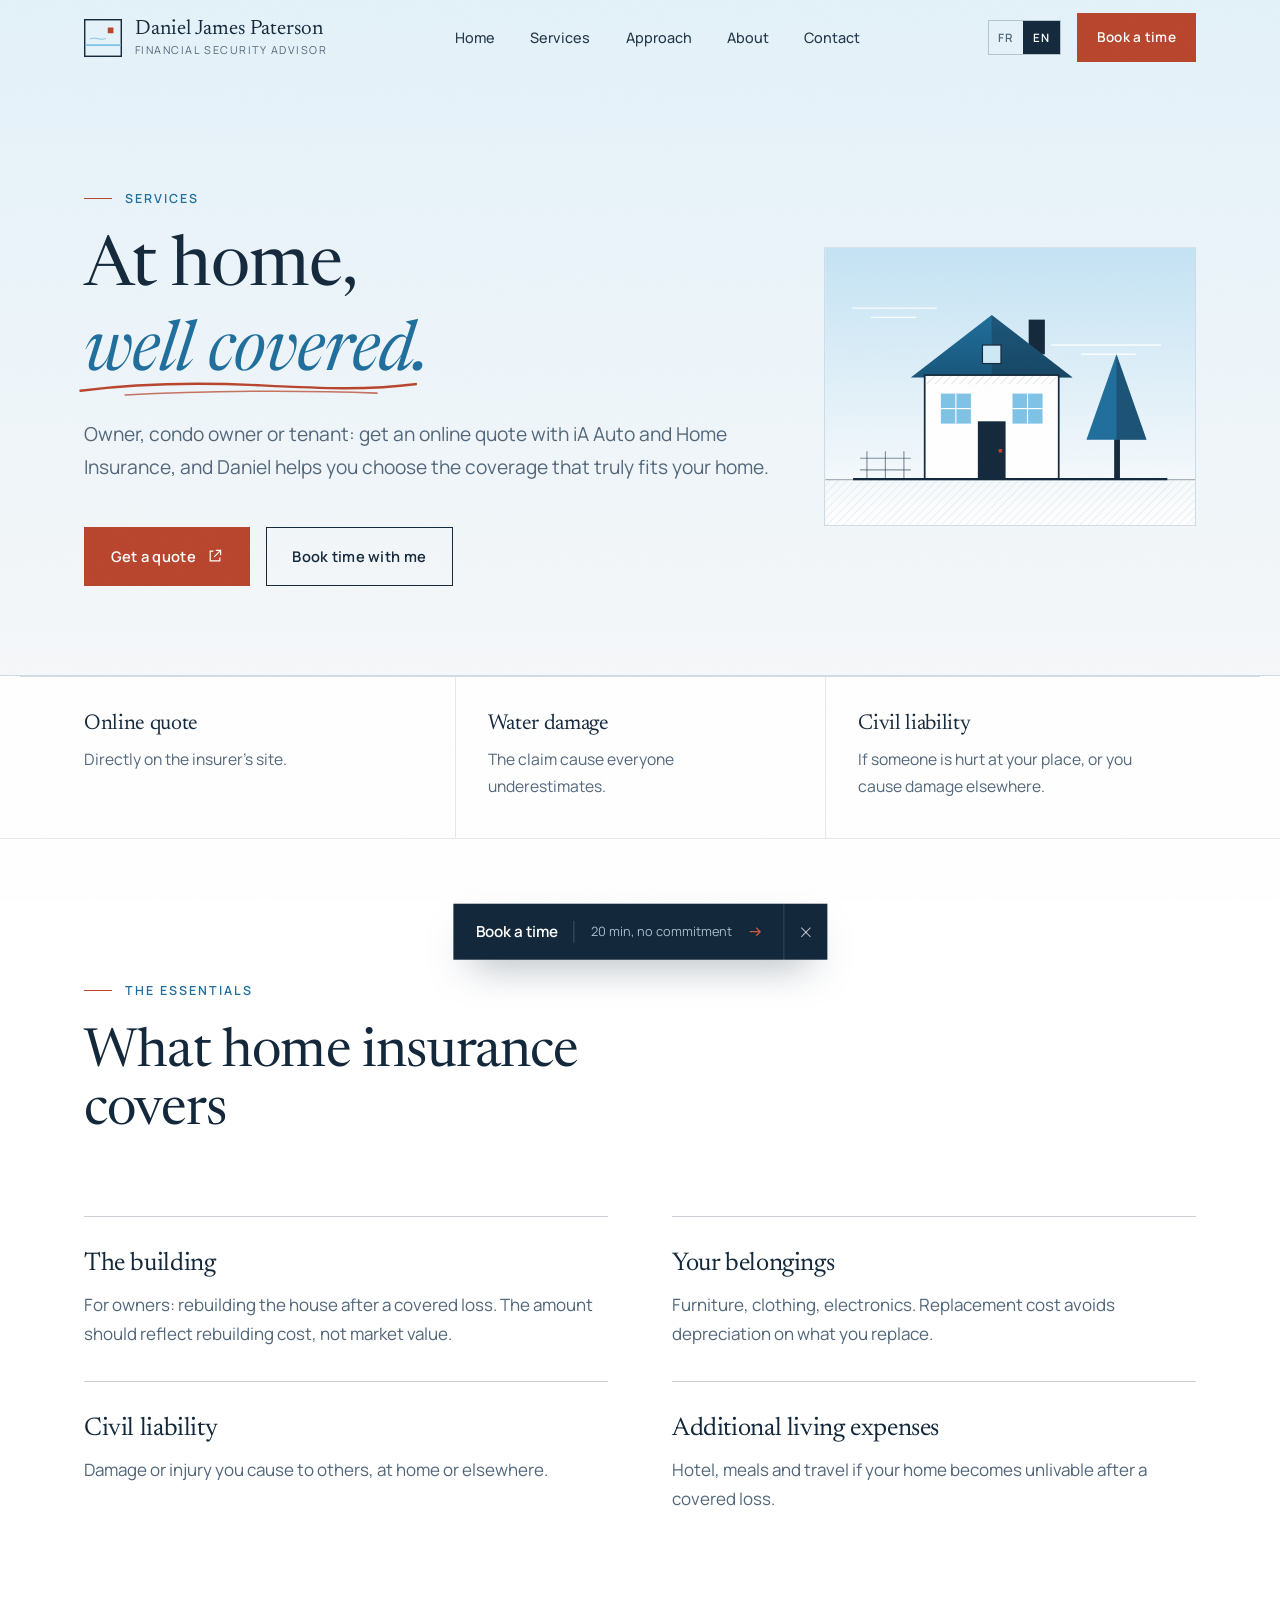
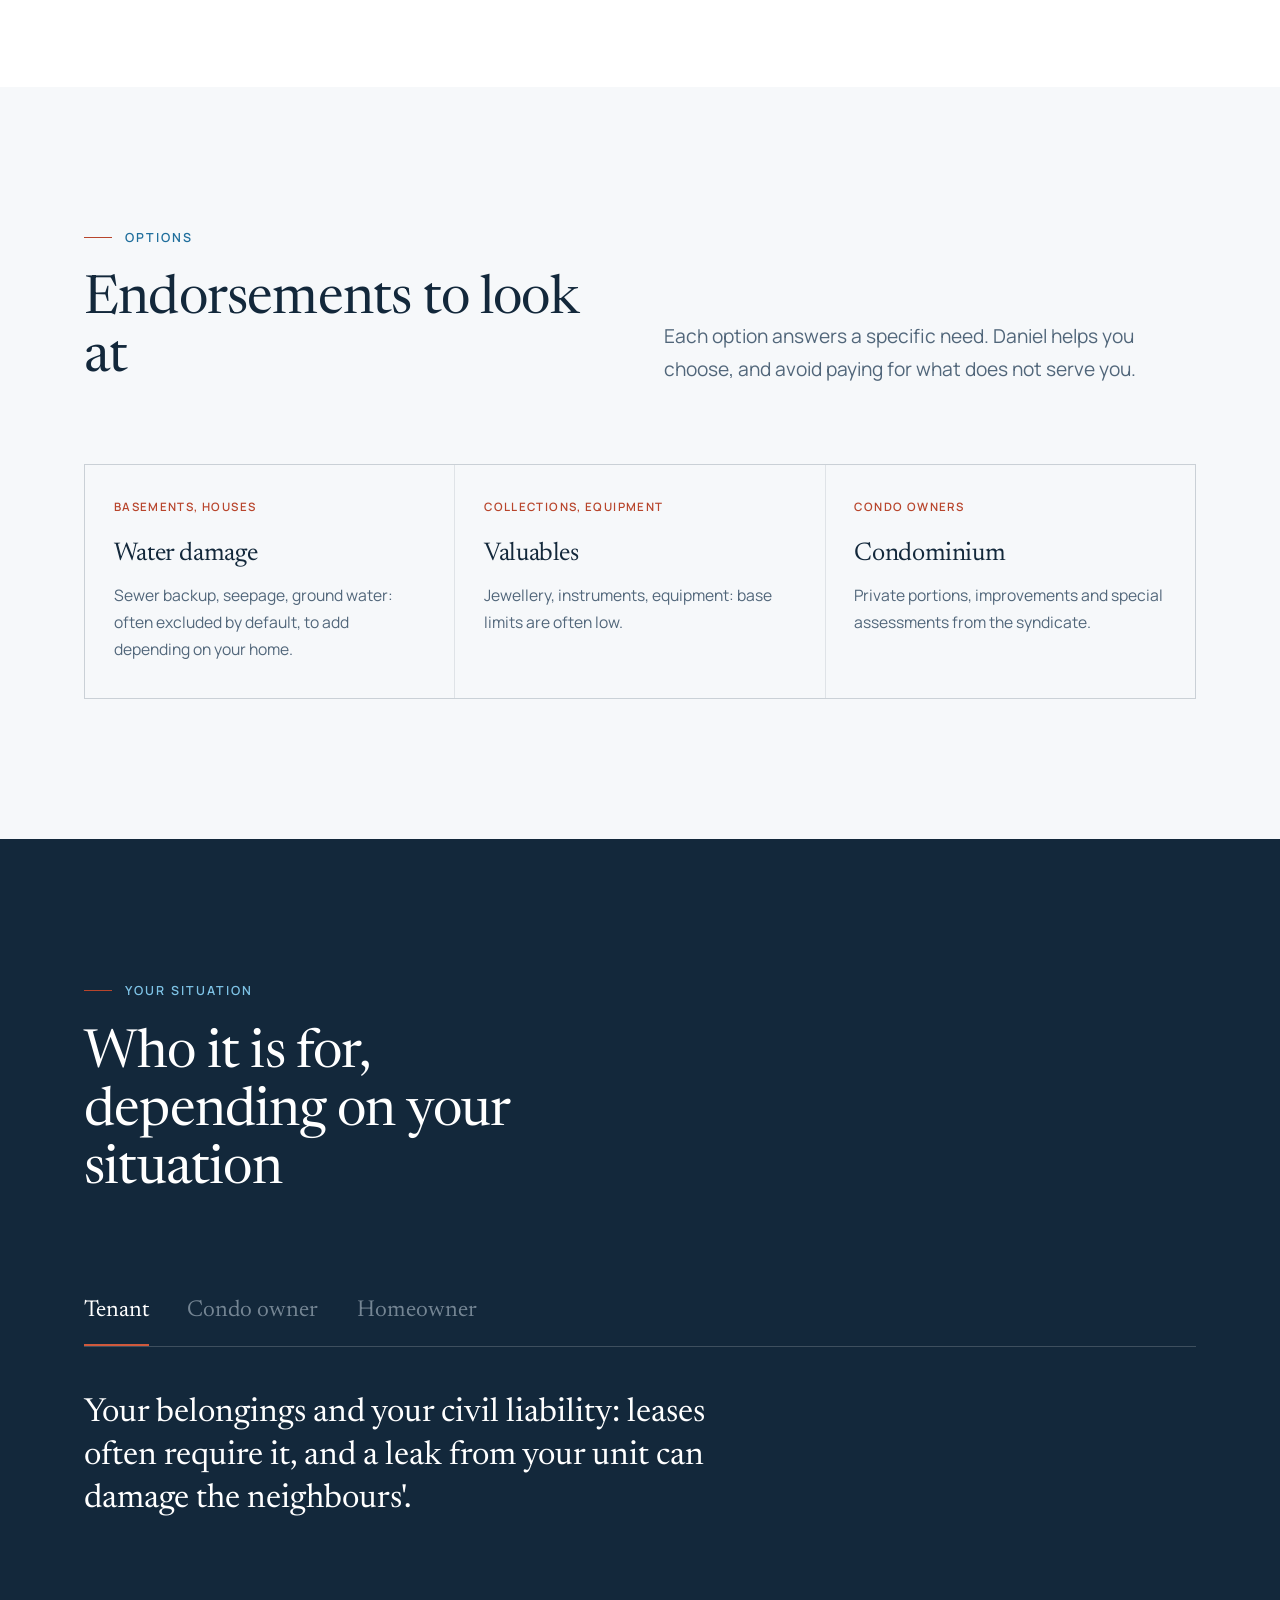
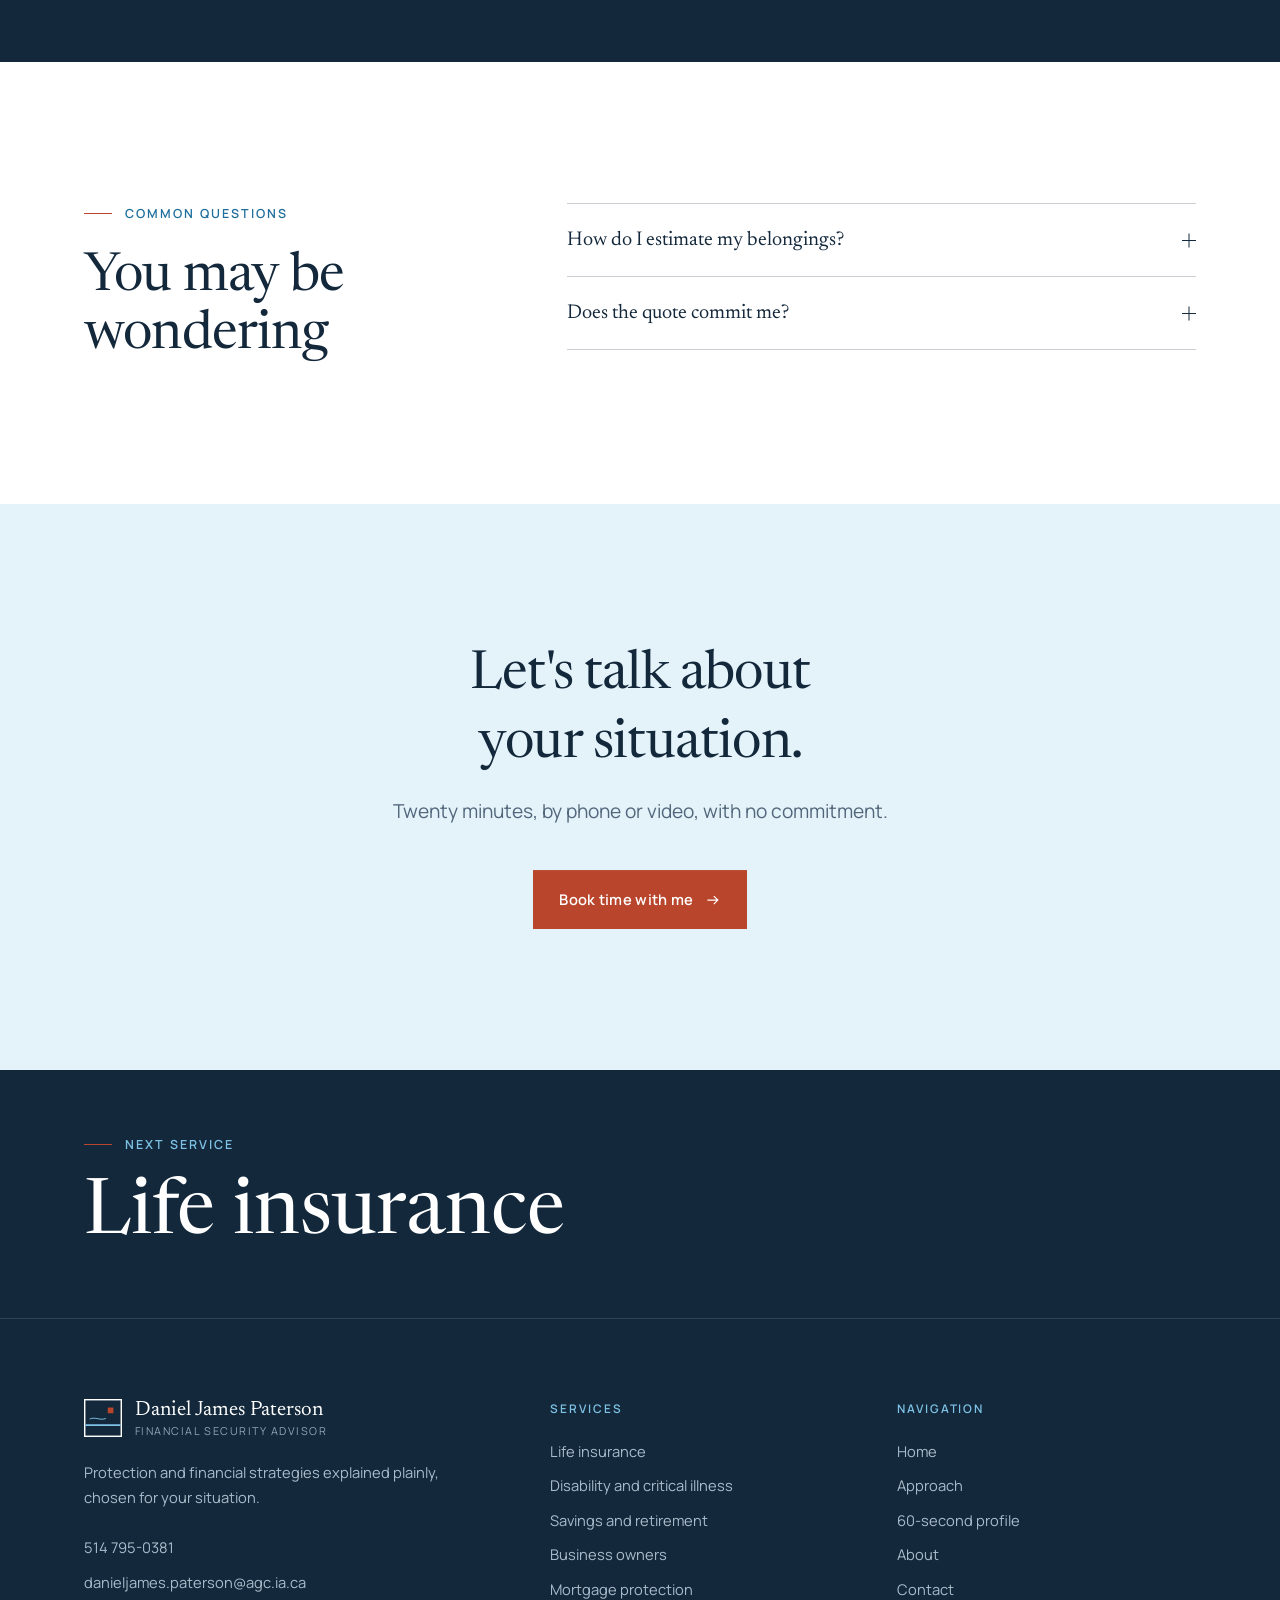
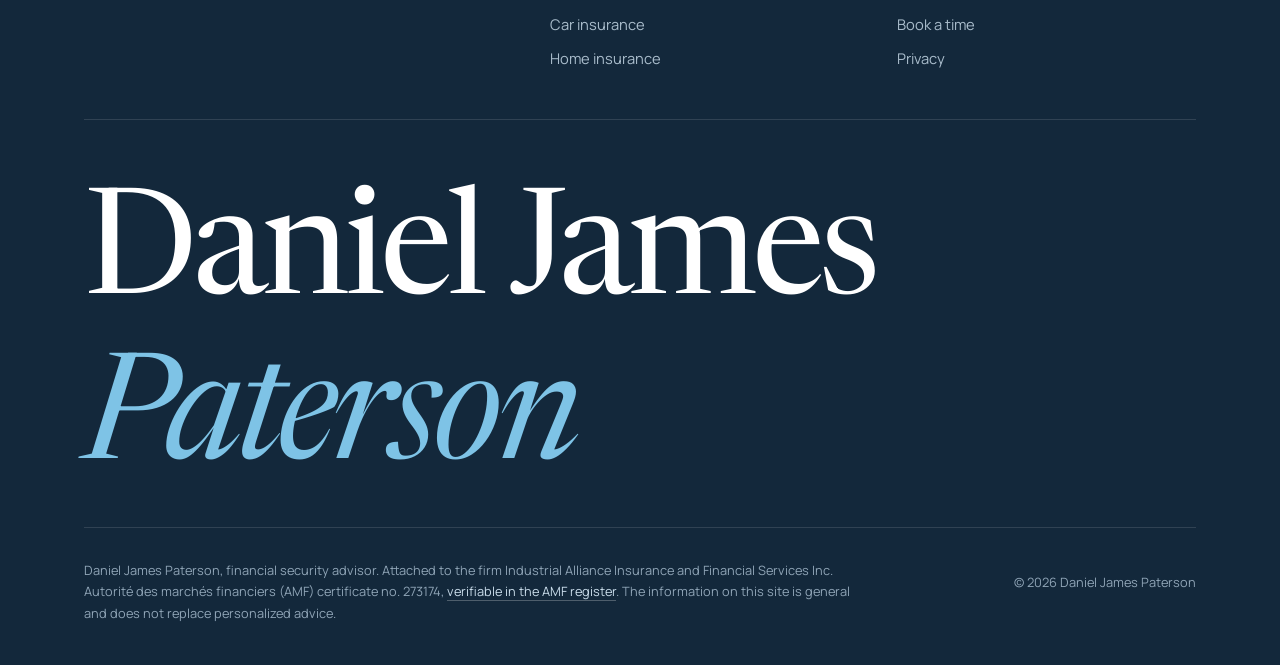
<file: assurance-habitation.html>
<!doctype html>
<html lang="fr" data-lang="fr" class="no-js" data-title-fr="Assurance habitation | Daniel James Paterson" data-title-en="Home insurance | Daniel James Paterson">
<head>
<meta charset="utf-8">
<meta name="viewport" content="width=device-width, initial-scale=1">
<script>(function(h){var c='js',vt=false;try{vt=sessionStorage.getItem('djp-vt')==='1';sessionStorage.removeItem('djp-vt')}catch(e){}c+=vt?' vt-in':' veiled';try{var q=new URLSearchParams(location.search),l=q.get('lang')||localStorage.getItem('djp-lang');if(l==='en'){h.setAttribute('data-lang','en');h.lang='en'}var hr=q.has('hour')?+q.get('hour'):new Date().getHours();h.setAttribute('data-hour',hr);if(hr>=20||hr<5)c+=' sky-night'}catch(e){}if(window.matchMedia&&matchMedia('(prefers-reduced-motion: reduce)').matches)c+=' reduce';h.className=c})(document.documentElement)</script>
<title>Assurance habitation | Daniel James Paterson</title>
<meta name="description" content="Propriétaire, copropriétaire ou locataire : obtenez une soumission en ligne avec iA Assurance auto et habitation, et Daniel vous aide à choisir les protections qui correspondent vraiment à votre logement.">
<link rel="canonical" href="https://danieljamespaterson.vercel.app/assurance-habitation">
<meta property="og:type" content="website">
<meta property="og:title" content="Assurance habitation | Daniel James Paterson">
<meta property="og:description" content="Propriétaire, copropriétaire ou locataire : obtenez une soumission en ligne avec iA Assurance auto et habitation, et Daniel vous aide à choisir les protections qui correspondent vraiment à votre logement.">
<meta property="og:url" content="https://danieljamespaterson.vercel.app/assurance-habitation">
<meta property="og:image" content="https://danieljamespaterson.vercel.app/assets/og.jpg">
<meta property="og:locale" content="fr_CA">
<meta property="og:locale:alternate" content="en_CA">
<meta name="theme-color" content="#B9DEF1">
<link rel="icon" href="/assets/favicon.svg" type="image/svg+xml">
<link rel="preconnect" href="https://fonts.googleapis.com">
<link rel="preconnect" href="https://fonts.gstatic.com" crossorigin>
<link href="https://fonts.googleapis.com/css2?family=Manrope:wght@400;500;600&family=Newsreader:ital,opsz,wght@0,6..72,400;0,6..72,500;1,6..72,400&display=swap" rel="stylesheet">
<link rel="stylesheet" href="/assets/site.css">
<link rel="stylesheet" href="/assets/service.css">
<script src="/assets/vendor/lenis.min.js" defer></script>
<script src="/assets/vendor/gsap.min.js" defer></script>
<script src="/assets/vendor/ScrollTrigger.min.js" defer></script>
<script src="/assets/vendor/SplitText.min.js" defer></script>
<script src="/assets/site.js" defer></script>
<script src="/assets/service.js" defer></script>
</head>
<body data-page="service" data-service="habitation">
<a class="skip" href="#main"><span lang="fr">Aller au contenu</span><span lang="en">Skip to content</span></a>
<header class="site-header">
  <div class="wrap nav">
    <a class="brand" href="/" data-aria-fr="Daniel James Paterson, accueil" data-aria-en="Daniel James Paterson, home" aria-label="Daniel James Paterson, accueil"><svg class="brand-mark" viewBox="0 0 40 40" aria-hidden="true"><rect x="0.75" y="0.75" width="38.5" height="38.5" fill="none" stroke="currentColor" stroke-width="1.5"/><path d="M1.5 27.5 H38.5" stroke="#7EC3E6" stroke-width="2"/><path d="M6 21 C12 18.5 17 23 23 20.5" fill="none" stroke="#7EC3E6" stroke-width="1"/><rect x="25" y="9" width="6" height="6" fill="#B8452C"/></svg><span class="brand-name">Daniel James Paterson<small><span lang="fr">Conseiller en sécurité financière</span><span lang="en">Financial security advisor</span></small></span></a>
    <nav aria-label="Principale"><ul class="nav-links"><li><a href="/"><span lang="fr">Accueil</span><span lang="en">Home</span></a></li><li><a href="/#services"><span lang="fr">Services</span><span lang="en">Services</span></a></li><li><a href="/#demarche"><span lang="fr">Démarche</span><span lang="en">Approach</span></a></li><li><a href="/a-propos"><span lang="fr">À propos</span><span lang="en">About</span></a></li><li><a href="/contact"><span lang="fr">Contact</span><span lang="en">Contact</span></a></li></ul></nav>
    <div class="nav-tools">
      <div class="lang-toggle" role="group" aria-label="Langue / Language"><button type="button" data-l="fr" class="on" aria-pressed="true">FR</button><button type="button" data-l="en" aria-pressed="false">EN</button></div>
      <a class="btn btn--primary nav-cta" href="/contact" data-booking><span lang="fr">Réserver un moment</span><span lang="en">Book a time</span></a>
      <button class="burger" type="button" aria-label="Menu" aria-expanded="false" aria-controls="mobile-menu"><span></span><span></span><span></span></button>
    </div>
  </div>
</header>
<div class="mobile-menu" id="mobile-menu" data-lenis-prevent>
  <ul><li><a href="/"><span lang="fr">Accueil</span><span lang="en">Home</span></a></li><li><a href="/#services"><span lang="fr">Services</span><span lang="en">Services</span></a></li><li><a href="/#demarche"><span lang="fr">Démarche</span><span lang="en">Approach</span></a></li><li><a href="/a-propos"><span lang="fr">À propos</span><span lang="en">About</span></a></li><li><a href="/contact"><span lang="fr">Contact</span><span lang="en">Contact</span></a></li></ul>
  <a class="btn btn--primary" href="/contact" data-booking><span lang="fr">Réserver un moment</span><span lang="en">Book a time</span> <svg viewBox="0 0 20 20" fill="none" aria-hidden="true"><path d="M3 10h13M11 5l5 5-5 5" stroke="currentColor" stroke-width="1.5"/></svg></a>
</div>

<main id="main">
  <section class="page-hero s-hero">
    <div class="wrap s-hero-grid">
      <div>
        <p class="eyebrow"><a href="/#services">Services</a></p>
        <h1 data-split><span lang="fr">Chez vous,<br><em>bien couvert.</em></span><span lang="en">At home,<br><em>well covered.</em></span></h1>
        <p class="lede" data-reveal><span lang="fr">Propriétaire, copropriétaire ou locataire : obtenez une soumission en ligne avec iA Assurance auto et habitation, et Daniel vous aide à choisir les protections qui correspondent vraiment à votre logement.</span><span lang="en">Owner, condo owner or tenant: get an online quote with iA Auto and Home Insurance, and Daniel helps you choose the coverage that truly fits your home.</span></p>
        <div class="hero-actions" data-reveal><a class="btn btn--primary" href="https://insurance.ia.ca/home-quotes/?uid=ioad0w&redirect=false" target="_blank" rel="noopener" data-magnetic><span><span lang="fr">Obtenir une soumission</span><span lang="en">Get a quote</span></span><svg viewBox="0 0 20 20" fill="none" aria-hidden="true"><path d="M8 4H4v12h12v-4M11 3h6v6M17 3l-8 8" stroke="currentColor" stroke-width="1.5"/></svg></a><a class="btn btn--line" href="/contact" data-booking data-magnetic><span><span lang="fr">Réserver un moment avec moi</span><span lang="en">Book time with me</span></span></a></div>
      </div>
      <div class="s-hero-ill wipe" aria-hidden="true"><svg class="ill" viewBox="0 0 320 240" xmlns="http://www.w3.org/2000/svg" aria-hidden="true" focusable="false">
<defs>
<linearGradient id="sky-hero-habitation" x1="0" y1="0" x2="0" y2="1"><stop offset="0" stop-color="#C4E3F4"/><stop offset=".72" stop-color="#EEF6FB"/><stop offset="1" stop-color="#FFFFFF"/></linearGradient>
<linearGradient id="deep-hero-habitation" x1="0" y1="0" x2="0" y2="1"><stop offset="0" stop-color="#1F6E9C"/><stop offset="1" stop-color="#17557A"/></linearGradient>
<pattern id="hatch-hero-habitation" width="5" height="5" patternUnits="userSpaceOnUse" patternTransform="rotate(45)"><line x1="0" y1="0" x2="0" y2="5" stroke="#13283B" stroke-width=".7" stroke-opacity=".28"/></pattern>
</defs>
<rect width="320" height="240" fill="url(#sky-hero-habitation)"/>
<g data-depth=".35" stroke="#FFFFFF" stroke-width="1.2" stroke-linecap="square" opacity=".9">
<line x1="24" y1="52" x2="96" y2="52"/><line x1="40" y1="60" x2="78" y2="60"/><line x1="196" y1="84" x2="290" y2="84"/><line x1="222" y1="92" x2="268" y2="92"/>
</g>

<line x1="0" y1="200.5" x2="320" y2="200.5" stroke="#13283B" stroke-opacity=".35"/>
<rect x="0" y="201" width="320" height="39" fill="url(#hatch-hero-habitation)" opacity=".55"/>
<g data-depth="1">
<rect x="176" y="62" width="14" height="30" fill="#13283B"/>
<path d="M74 112 L144 58 L214 112 Z" fill="url(#deep-hero-habitation)"/>
<path d="M144 58 L214 112 H144 Z" fill="#13283B" opacity=".35"/>
<rect x="86" y="110" width="116" height="90" fill="#FFFFFF" stroke="#13283B" stroke-width="1.5"/>
<rect x="86" y="110" width="116" height="8" fill="url(#hatch-hero-habitation)"/>
<rect x="100" y="126" width="26" height="26" fill="#7EC3E6"/><line x1="113.0" y1="126" x2="113.0" y2="152" stroke="#FFFFFF"/><line x1="100" y1="139.0" x2="126" y2="139.0" stroke="#FFFFFF"/><rect x="162" y="126" width="26" height="26" fill="#7EC3E6"/><line x1="175.0" y1="126" x2="175.0" y2="152" stroke="#FFFFFF"/><line x1="162" y1="139.0" x2="188" y2="139.0" stroke="#FFFFFF"/>
<rect x="132" y="150" width="24" height="50" fill="#13283B"/>
<rect x="136" y="84" width="16" height="16" fill="#CFE8F6" stroke="#13283B"/>
<rect x="250" y="160" width="5" height="40" fill="#13283B"/>
<path d="M252 92 L278 166 H226 Z" fill="#1F6E9C"/><path d="M252 92 L278 166 H252 Z" fill="#13283B" opacity=".4"/>
<g stroke="#13283B" stroke-opacity=".5"><line x1="30" y1="182" x2="74" y2="182"/><line x1="30" y1="192" x2="74" y2="192"/><line x1="36" y1="176" x2="36" y2="200"/><line x1="52" y1="176" x2="52" y2="200"/><line x1="68" y1="176" x2="68" y2="200"/></g>
<line x1="24" y1="200" x2="296" y2="200" stroke="#13283B" stroke-width="2"/></g><g data-depth="1.6"><rect x="150" y="174" width="3" height="3" fill="#B8452C"/></g>
</svg></div>
    </div>
  </section>

  <section class="s-keys">
    <div class="wrap s-keys-grid" data-rule><div class="s-key" data-reveal><h3><span lang="fr">Soumission en ligne</span><span lang="en">Online quote</span></h3><p><span lang="fr">Directement sur le site de l'assureur.</span><span lang="en">Directly on the insurer's site.</span></p></div><div class="s-key" data-reveal><h3><span lang="fr">Les dégâts d'eau</span><span lang="en">Water damage</span></h3><p><span lang="fr">La cause de réclamation que tout le monde sous-estime.</span><span lang="en">The claim cause everyone underestimates.</span></p></div><div class="s-key" data-reveal><h3><span lang="fr">Responsabilité civile</span><span lang="en">Civil liability</span></h3><p><span lang="fr">Si quelqu'un se blesse chez vous, ou si vous causez des dommages ailleurs.</span><span lang="en">If someone is hurt at your place, or you cause damage elsewhere.</span></p></div></div>
  </section>

  <section class="section section--white">
    <div class="wrap">
      <div class="section-head">
        <div><p class="eyebrow"><span lang="fr">L'essentiel</span><span lang="en">The essentials</span></p><h2 data-split><span lang="fr">Ce que couvre une assurance habitation</span><span lang="en">What home insurance covers</span></h2></div>
      </div>
      <div class="s-how"><div class="s-how-item" data-reveal><h3><span lang="fr">Le bâtiment</span><span lang="en">The building</span></h3><p><span lang="fr">Pour les propriétaires : la reconstruction de la maison après un sinistre couvert. Le montant doit refléter le coût de reconstruction, pas la valeur marchande.</span><span lang="en">For owners: rebuilding the house after a covered loss. The amount should reflect rebuilding cost, not market value.</span></p></div><div class="s-how-item" data-reveal><h3><span lang="fr">Vos biens</span><span lang="en">Your belongings</span></h3><p><span lang="fr">Meubles, vêtements, électronique. La valeur à neuf évite la dépréciation sur ce que vous remplacez.</span><span lang="en">Furniture, clothing, electronics. Replacement cost avoids depreciation on what you replace.</span></p></div><div class="s-how-item" data-reveal><h3><span lang="fr">La responsabilité civile</span><span lang="en">Civil liability</span></h3><p><span lang="fr">Les dommages ou blessures que vous causez à autrui, chez vous ou ailleurs.</span><span lang="en">Damage or injury you cause to others, at home or elsewhere.</span></p></div><div class="s-how-item" data-reveal><h3><span lang="fr">Les frais de subsistance</span><span lang="en">Additional living expenses</span></h3><p><span lang="fr">Hôtel, repas et déplacements si votre logement devient inhabitable après un sinistre couvert.</span><span lang="en">Hotel, meals and travel if your home becomes unlivable after a covered loss.</span></p></div></div>
    </div>
  </section>

  <section class="section">
    <div class="wrap">
      <div class="section-head">
        <div><p class="eyebrow"><span lang="fr">Options</span><span lang="en">Options</span></p><h2 data-split><span lang="fr">Les avenants à regarder</span><span lang="en">Endorsements to look at</span></h2></div>
        <p class="lede" data-reveal><span lang="fr">Chaque option répond à un besoin précis. Daniel vous aide à choisir, et à éviter de payer pour ce qui ne vous sert pas.</span><span lang="en">Each option answers a specific need. Daniel helps you choose, and avoid paying for what does not serve you.</span></p>
      </div>
      <div class="s-prods"><article class="s-prod" data-reveal>
          <p class="s-prod-tag"><span lang="fr">Sous-sols, maisons</span><span lang="en">Basements, houses</span></p>
          <h3><span lang="fr">Dégâts d'eau</span><span lang="en">Water damage</span></h3>
          <p><span lang="fr">Refoulement d'égout, infiltration, eau du sol : souvent exclus de base, à ajouter selon votre maison.</span><span lang="en">Sewer backup, seepage, ground water: often excluded by default, to add depending on your home.</span></p>
        </article><article class="s-prod" data-reveal>
          <p class="s-prod-tag"><span lang="fr">Collections, équipement</span><span lang="en">Collections, equipment</span></p>
          <h3><span lang="fr">Biens de valeur</span><span lang="en">Valuables</span></h3>
          <p><span lang="fr">Bijoux, instruments, équipement : les limites de base sont souvent basses.</span><span lang="en">Jewellery, instruments, equipment: base limits are often low.</span></p>
        </article><article class="s-prod" data-reveal>
          <p class="s-prod-tag"><span lang="fr">Copropriétaires</span><span lang="en">Condo owners</span></p>
          <h3><span lang="fr">Copropriété</span><span lang="en">Condominium</span></h3>
          <p><span lang="fr">Parties privatives, améliorations et cotisations spéciales du syndicat.</span><span lang="en">Private portions, improvements and special assessments from the syndicate.</span></p>
        </article></div>
    </div>
  </section>

  <section class="section section--ink s-profiles">
    <div class="wrap">
      <div class="section-head">
        <div><p class="eyebrow"><span lang="fr">Votre situation</span><span lang="en">Your situation</span></p><h2 data-split><span lang="fr">Pour qui, selon votre situation</span><span lang="en">Who it is for, depending on your situation</span></h2></div>
      </div>
      <div class="s-tabs" data-tabs>
        <div class="s-tablist" role="tablist" aria-label="Profils" data-aria-fr="Profils" data-aria-en="Profiles"><button type="button" role="tab" id="tab-0" aria-controls="panel-0" aria-selected="true" tabindex="0"><span lang="fr">Locataire</span><span lang="en">Tenant</span></button><button type="button" role="tab" id="tab-1" aria-controls="panel-1" aria-selected="false" tabindex="-1"><span lang="fr">Copropriétaire</span><span lang="en">Condo owner</span></button><button type="button" role="tab" id="tab-2" aria-controls="panel-2" aria-selected="false" tabindex="-1"><span lang="fr">Propriétaire</span><span lang="en">Homeowner</span></button><span class="s-tab-ink" aria-hidden="true"></span></div>
        <div class="s-panels"><div class="s-panel" role="tabpanel" id="panel-0" aria-labelledby="tab-0"><p><span lang="fr">Vos biens et votre responsabilité civile : le bail l'exige souvent, et un dégât d'eau qui part de chez vous peut toucher les voisins.</span><span lang="en">Your belongings and your civil liability: leases often require it, and a leak from your unit can damage the neighbours'.</span></p></div><div class="s-panel" role="tabpanel" id="panel-1" aria-labelledby="tab-1" hidden><p><span lang="fr">On lit la déclaration de copropriété pour savoir ce que l'assurance du syndicat couvre et ce qui vous revient.</span><span lang="en">We read the declaration of co-ownership to see what the syndicate's insurance covers and what is yours.</span></p></div><div class="s-panel" role="tabpanel" id="panel-2" aria-labelledby="tab-2" hidden><p><span lang="fr">Montant de reconstruction juste et avenants dégâts d'eau adaptés à votre sous-sol.</span><span lang="en">A fair rebuilding amount and water endorsements suited to your basement.</span></p></div></div>
      </div>
    </div>
  </section>

  <section class="section section--white">
    <div class="wrap s-faq-grid">
      <div><p class="eyebrow"><span lang="fr">Questions fréquentes</span><span lang="en">Common questions</span></p><h2 data-split><span lang="fr">Vous vous demandez</span><span lang="en">You may be wondering</span></h2></div>
      <div class="s-faq" data-faq><div class="s-faq-item" data-reveal>
          <h3><button type="button" aria-expanded="false" aria-controls="faq-0" id="faq-b-0"><span><span lang="fr">Comment estimer la valeur de mes biens ?</span><span lang="en">How do I estimate my belongings?</span></span><i aria-hidden="true"></i></button></h3>
          <div class="s-faq-a" id="faq-0" role="region" aria-labelledby="faq-b-0" hidden><p><span lang="fr">Faites le tour des pièces, ou filmez-les : c'est aussi la meilleure preuve en cas de réclamation.</span><span lang="en">Walk through each room, or film it: it is also the best proof if you ever claim.</span></p></div>
        </div><div class="s-faq-item" data-reveal>
          <h3><button type="button" aria-expanded="false" aria-controls="faq-1" id="faq-b-1"><span><span lang="fr">La soumission m'engage-t-elle ?</span><span lang="en">Does the quote commit me?</span></span><i aria-hidden="true"></i></button></h3>
          <div class="s-faq-a" id="faq-1" role="region" aria-labelledby="faq-b-1" hidden><p><span lang="fr">Non. Vous obtenez un prix et pouvez en discuter avec Daniel avant de décider.</span><span lang="en">No. You get a price and can discuss it with Daniel before deciding.</span></p></div>
        </div></div>
    </div>
  </section>

  <section class="section section--sky cta-band">
    <div class="wrap">
      <h2 data-split><span lang="fr">Parlons de votre<br>situation.</span><span lang="en">Let's talk about<br>your situation.</span></h2>
      <p class="lede" data-reveal><span lang="fr">Vingt minutes, au téléphone ou en vidéo, sans engagement.</span><span lang="en">Twenty minutes, by phone or video, with no commitment.</span></p>
      <div class="hero-actions" data-reveal><a class="btn btn--primary" href="/contact" data-booking data-magnetic><span><span lang="fr">Réserver un moment avec moi</span><span lang="en">Book time with me</span></span><svg viewBox="0 0 20 20" fill="none" aria-hidden="true"><path d="M3 10h13M11 5l5 5-5 5" stroke="currentColor" stroke-width="1.5"/></svg></a></div>
    </div>
  </section>

  <nav class="s-next" aria-label="Service suivant" data-aria-fr="Service suivant" data-aria-en="Next service">
    <a class="wrap s-next-in" href="/assurance-vie" data-cursor-fr="Suivant" data-cursor-en="Next">
      <span class="eyebrow"><span lang="fr">Service suivant</span><span lang="en">Next service</span></span>
      <span class="s-next-title"><span lang="fr">Assurance vie</span><span lang="en">Life insurance</span></span>
    </a>
  </nav>
</main>
<footer class="footer">
  <div class="wrap">
    <div class="footer-grid">
      <div>
        <a class="brand" href="/"><svg class="brand-mark" viewBox="0 0 40 40" aria-hidden="true"><rect x="0.75" y="0.75" width="38.5" height="38.5" fill="none" stroke="currentColor" stroke-width="1.5"/><path d="M1.5 27.5 H38.5" stroke="#7EC3E6" stroke-width="2"/><path d="M6 21 C12 18.5 17 23 23 20.5" fill="none" stroke="#7EC3E6" stroke-width="1"/><rect x="25" y="9" width="6" height="6" fill="#B8452C"/></svg><span class="brand-name">Daniel James Paterson<small><span lang="fr">Conseiller en sécurité financière</span><span lang="en">Financial security advisor</span></small></span></a>
        <p style="margin-top:1.4rem;max-width:26em"><span lang="fr">Des protections et des stratégies financières expliquées simplement, choisies pour votre situation.</span><span lang="en">Protection and financial strategies explained plainly, chosen for your situation.</span></p>
        <ul class="footer-contact">
          <li><a href="tel:+15147950381">514 795-0381</a></li>
          <li><a href="mailto:danieljames.paterson@agc.ia.ca">danieljames.paterson@agc.ia.ca</a></li>
        </ul>
      </div>
      <div>
        <h4>Services</h4>
        <ul><li><a href="/assurance-vie"><span lang="fr">Assurance vie</span><span lang="en">Life insurance</span></a></li><li><a href="/assurance-invalidite-maladies-graves"><span lang="fr">Invalidité et maladies graves</span><span lang="en">Disability and critical illness</span></a></li><li><a href="/epargne-retraite"><span lang="fr">Épargne et retraite</span><span lang="en">Savings and retirement</span></a></li><li><a href="/entrepreneurs"><span lang="fr">Entrepreneurs</span><span lang="en">Business owners</span></a></li><li><a href="/protection-hypothecaire"><span lang="fr">Protection hypothécaire</span><span lang="en">Mortgage protection</span></a></li><li><a href="/assurance-auto"><span lang="fr">Assurance auto</span><span lang="en">Car insurance</span></a></li><li><a href="/assurance-habitation"><span lang="fr">Assurance habitation</span><span lang="en">Home insurance</span></a></li></ul>
      </div>
      <div>
        <h4><span lang="fr">Navigation</span><span lang="en">Navigation</span></h4>
        <ul>
          <li><a href="/"><span lang="fr">Accueil</span><span lang="en">Home</span></a></li>
          <li><a href="/#demarche"><span lang="fr">Démarche</span><span lang="en">Approach</span></a></li>
          <li><a href="/profil"><span lang="fr">Profil en 60 secondes</span><span lang="en">60-second profile</span></a></li>
          <li><a href="/a-propos"><span lang="fr">À propos</span><span lang="en">About</span></a></li>
          <li><a href="/contact"><span lang="fr">Contact</span><span lang="en">Contact</span></a></li>
          <li><a href="https://bookings.cloud.microsoft/bookwithme/user/1d5a7ad95edf4c28bd1fdcfe008be4d1%40agc.ia.ca?anonymous&ismsaljsauthenabled" target="_blank" rel="noopener"><span lang="fr">Réserver un moment</span><span lang="en">Book a time</span></a></li>
          <li><a href="/confidentialite"><span lang="fr">Confidentialité</span><span lang="en">Privacy</span></a></li>
        </ul>
      </div>
    </div>
    <div class="footer-giant" aria-hidden="true"><span class="line-mask"><span>Daniel James</span></span><span class="line-mask"><span><em>Paterson</em></span></span></div>
    <div class="footer-legal">
      <p><span lang="fr">Daniel James Paterson, conseiller en sécurité financière. Rattaché au cabinet Industrielle Alliance, Assurance et services financiers inc. Certificat de l'Autorité des marchés financiers (AMF) no 273174, <a href="https://lautorite.qc.ca/grand-public/registres/registre-des-entreprises-et-des-individus-autorises-a-exercer" target="_blank" rel="noopener">vérifiable au registre de l'AMF</a>. Les informations de ce site sont générales et ne remplacent pas un conseil personnalisé.</span><span lang="en">Daniel James Paterson, financial security advisor. Attached to the firm Industrial Alliance Insurance and Financial Services Inc. Autorité des marchés financiers (AMF) certificate no. 273174, <a href="https://lautorite.qc.ca/en/general-public/registers/register-of-firms-and-individuals-authorized-to-practise" target="_blank" rel="noopener">verifiable in the AMF register</a>. The information on this site is general and does not replace personalized advice.</span></p>
      <p>© <span data-year></span> Daniel James Paterson</p>
    </div>
  </div>
</footer>
</body>
</html>
</file>
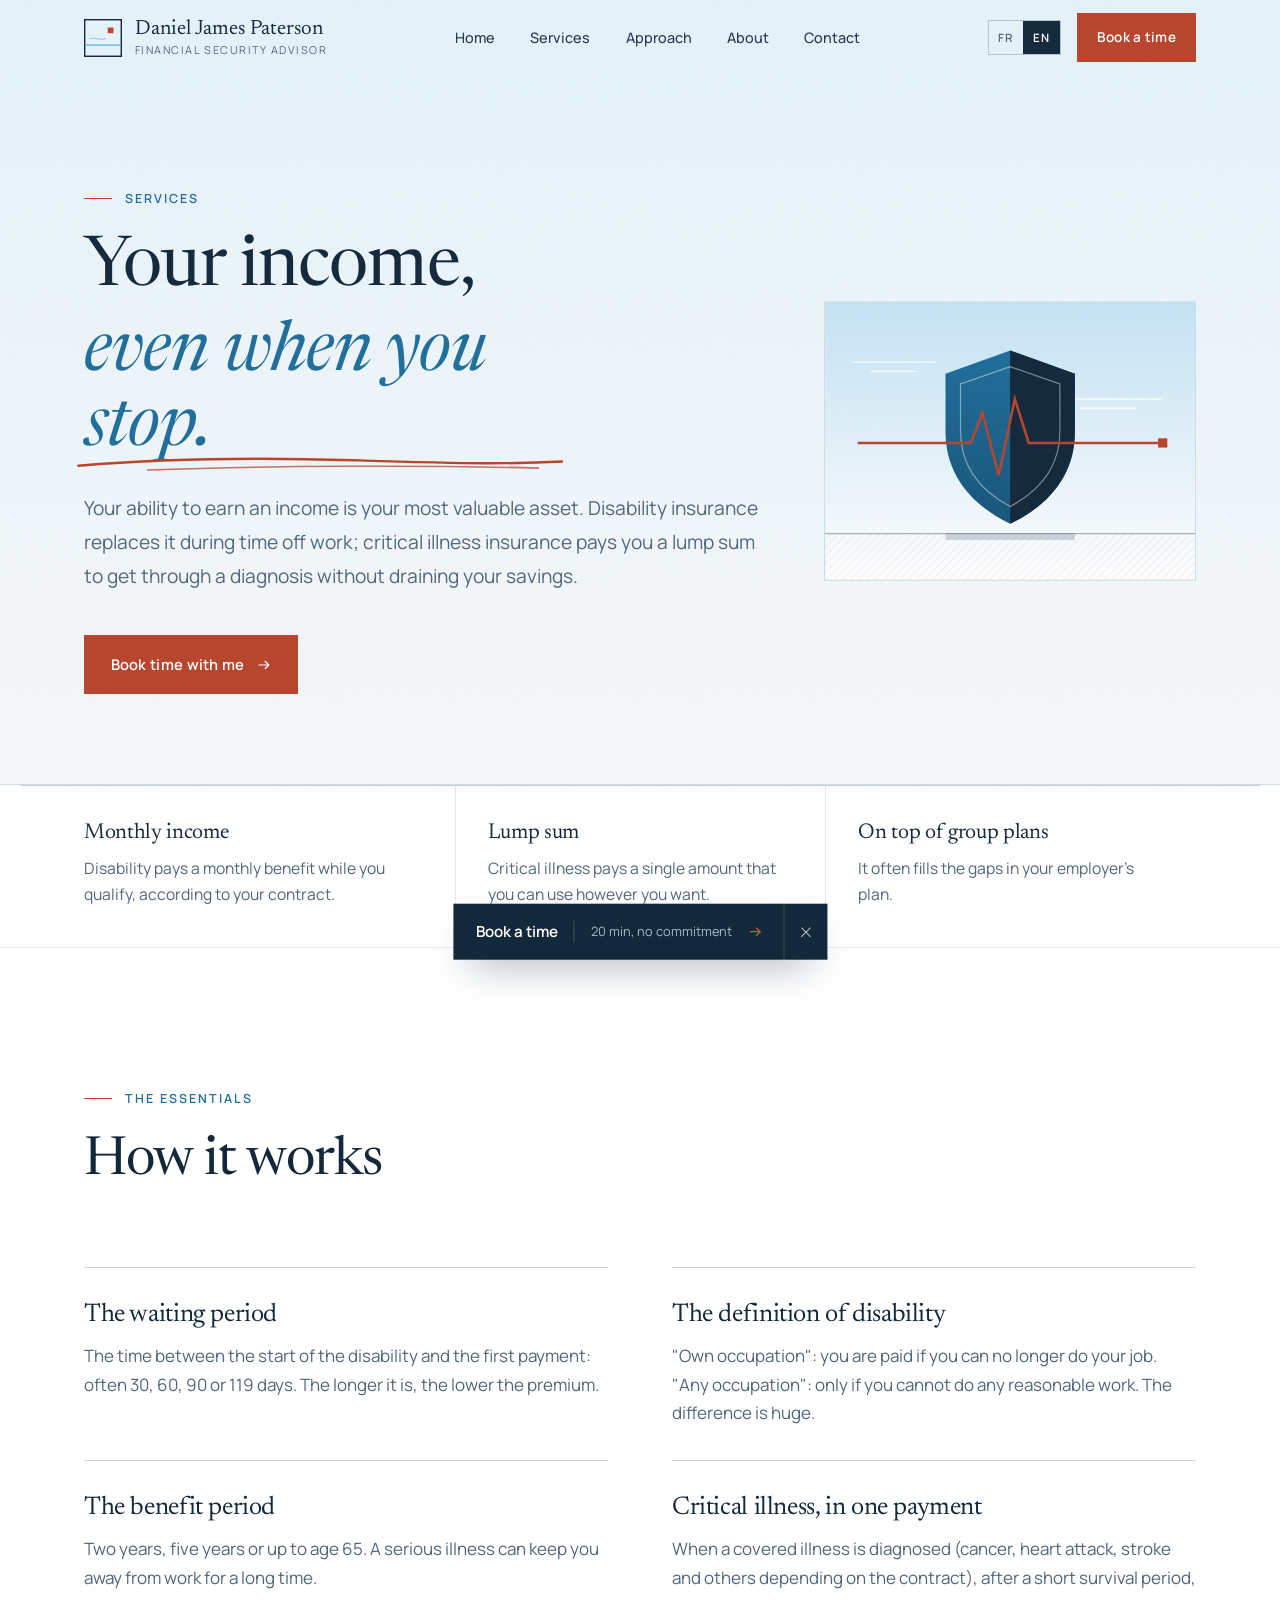
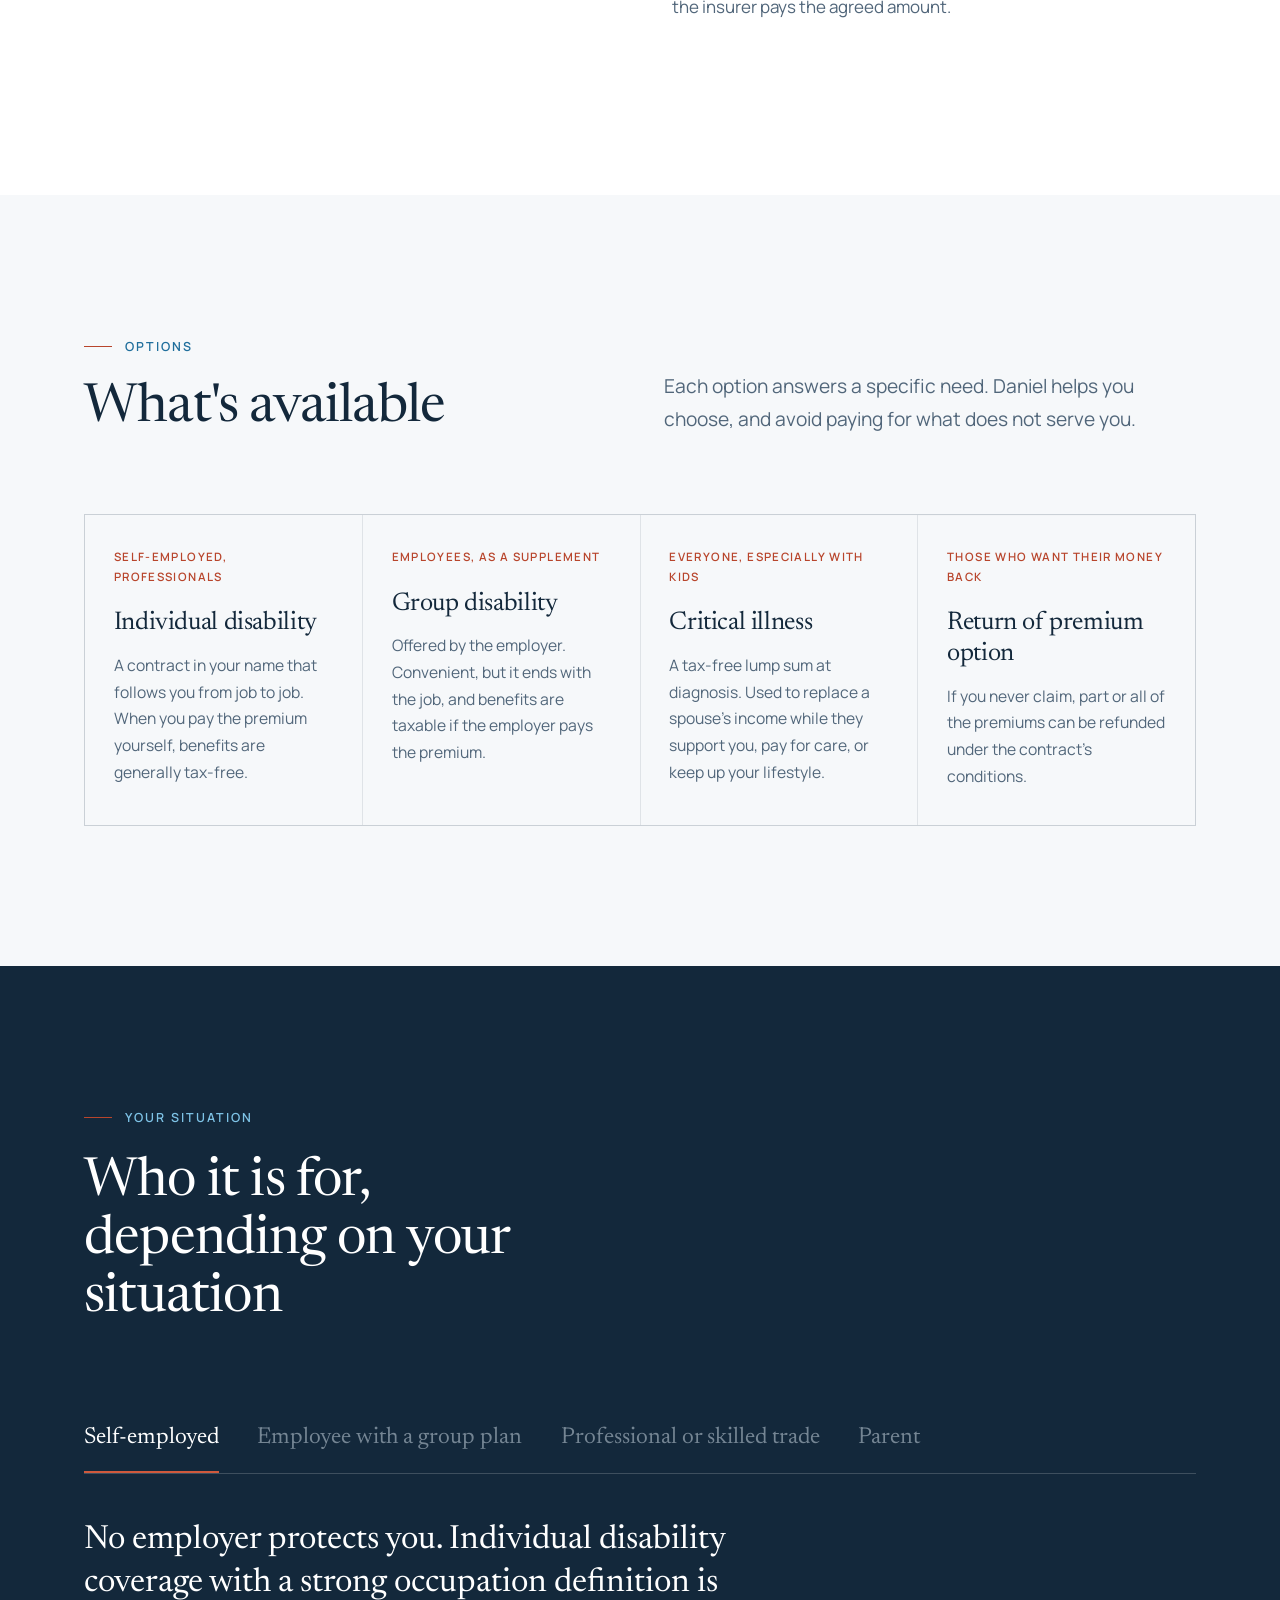
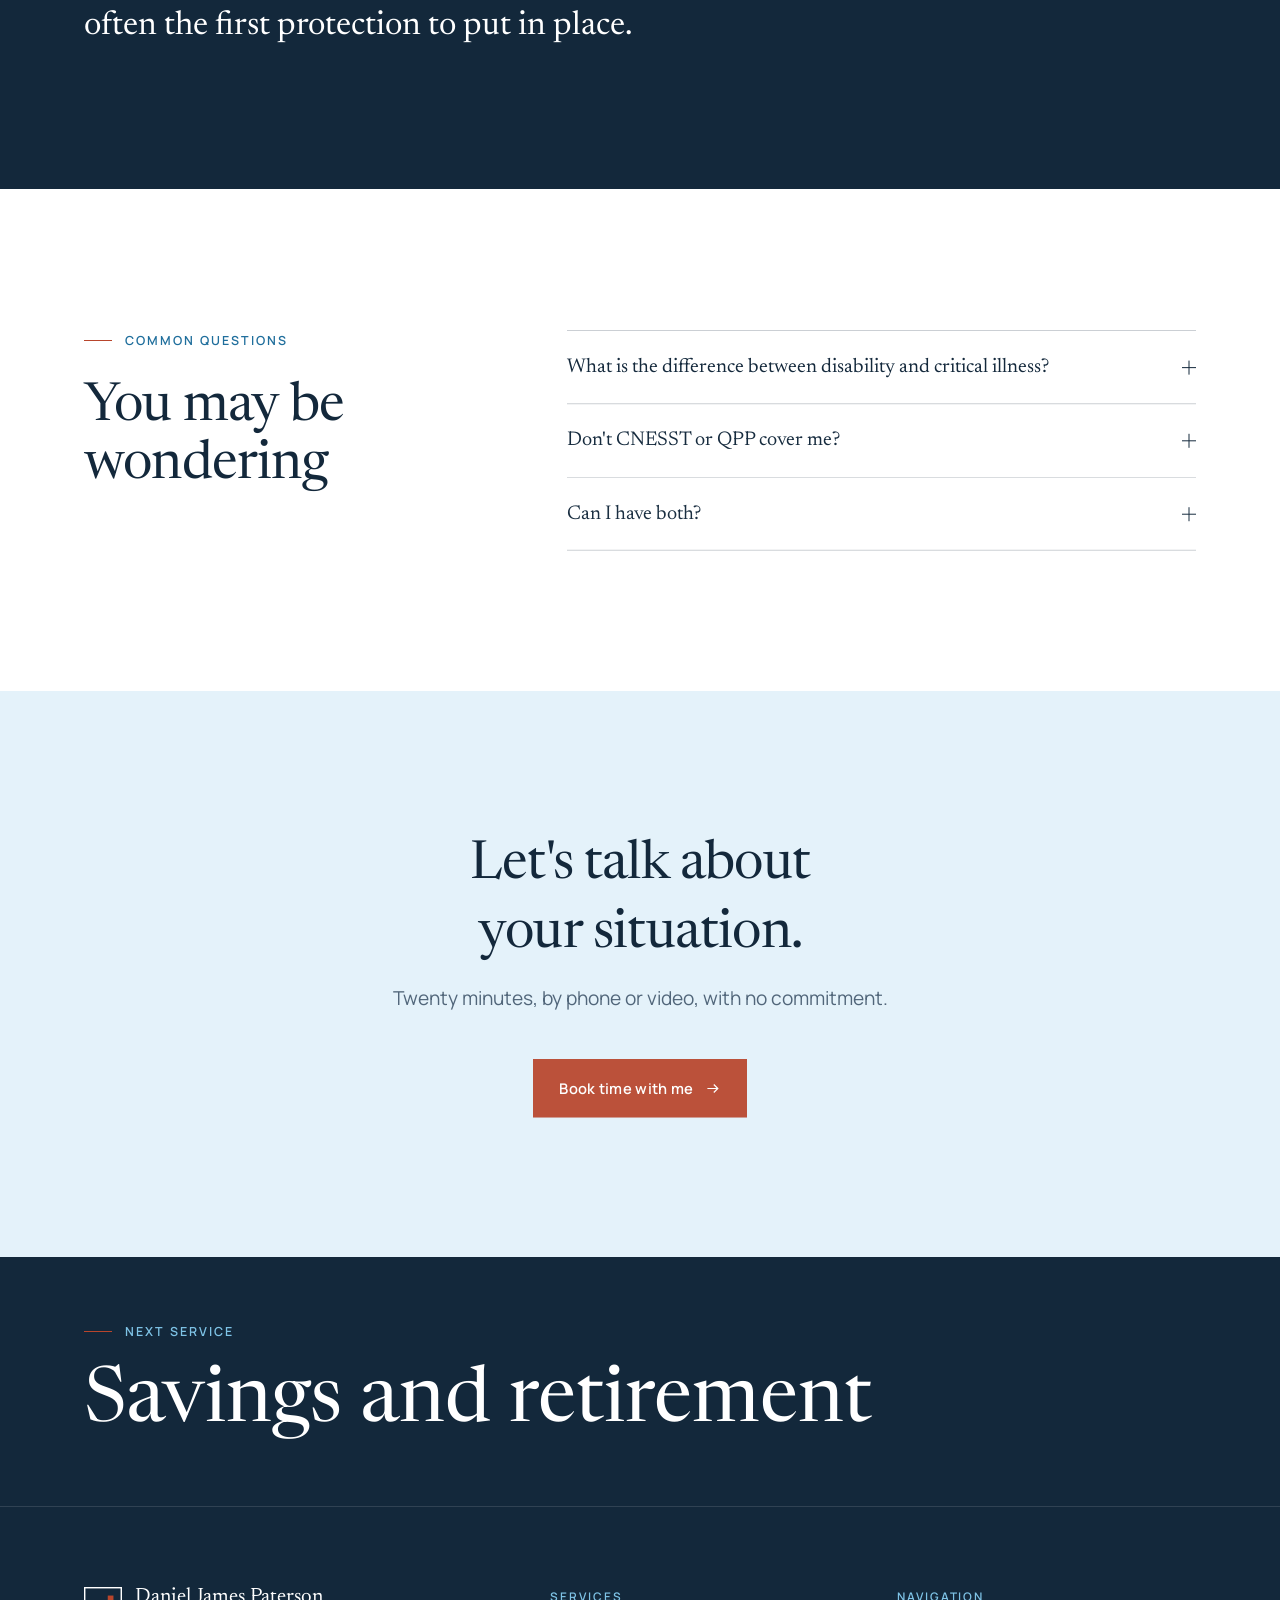
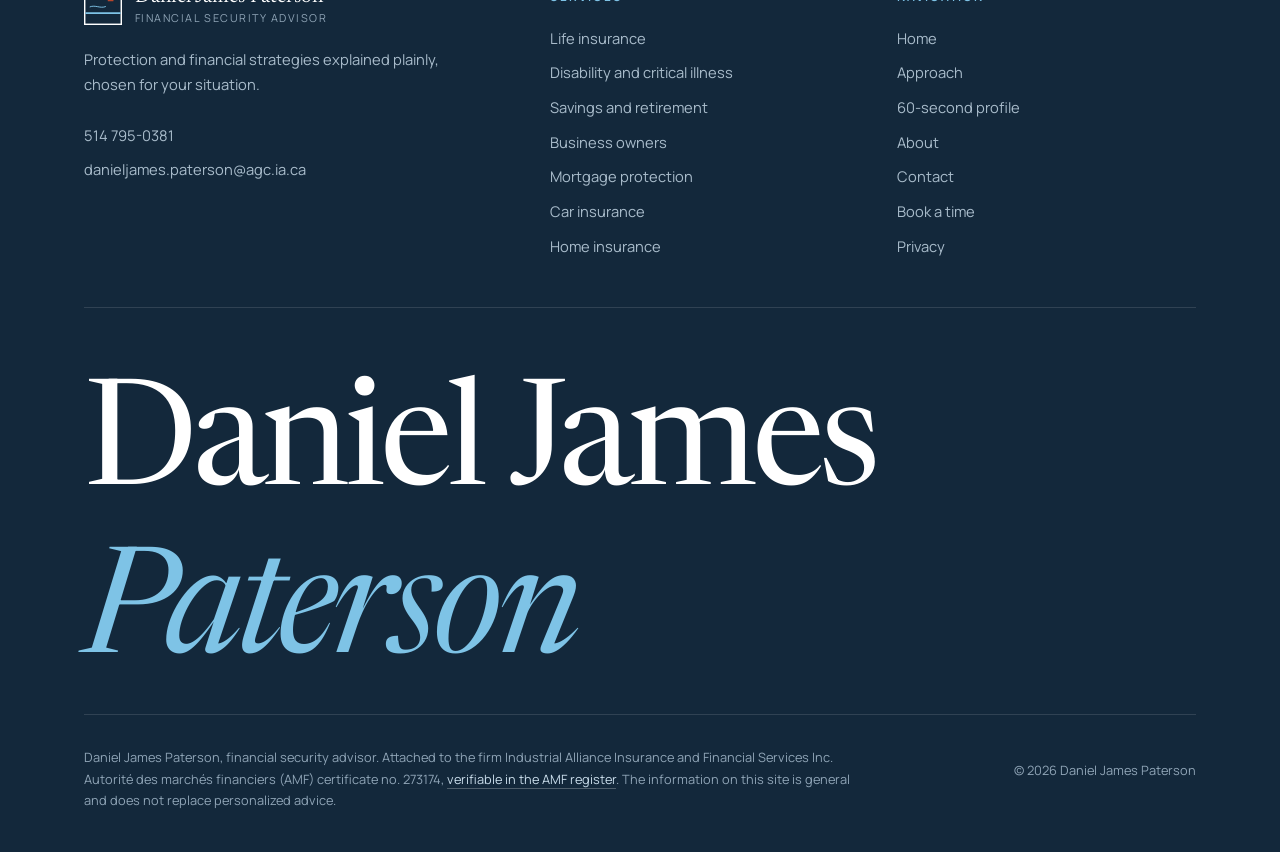
<file: assurance-invalidite-maladies-graves.html>
<!doctype html>
<html lang="fr" data-lang="fr" class="no-js" data-title-fr="Invalidité et maladies graves | Daniel James Paterson" data-title-en="Disability and critical illness | Daniel James Paterson">
<head>
<meta charset="utf-8">
<meta name="viewport" content="width=device-width, initial-scale=1">
<script>(function(h){var c='js',vt=false;try{vt=sessionStorage.getItem('djp-vt')==='1';sessionStorage.removeItem('djp-vt')}catch(e){}c+=vt?' vt-in':' veiled';try{var q=new URLSearchParams(location.search),l=q.get('lang')||localStorage.getItem('djp-lang');if(l==='en'){h.setAttribute('data-lang','en');h.lang='en'}var hr=q.has('hour')?+q.get('hour'):new Date().getHours();h.setAttribute('data-hour',hr);if(hr>=20||hr<5)c+=' sky-night'}catch(e){}if(window.matchMedia&&matchMedia('(prefers-reduced-motion: reduce)').matches)c+=' reduce';h.className=c})(document.documentElement)</script>
<title>Invalidité et maladies graves | Daniel James Paterson</title>
<meta name="description" content="Votre capacité de gagner un revenu est votre actif le plus précieux. L'assurance invalidité le remplace pendant un arrêt ; l'assurance maladies graves vous verse un montant pour traverser un diagnostic sans toucher à vos économies.">
<link rel="canonical" href="https://danieljamespaterson.vercel.app/assurance-invalidite-maladies-graves">
<meta property="og:type" content="website">
<meta property="og:title" content="Invalidité et maladies graves | Daniel James Paterson">
<meta property="og:description" content="Votre capacité de gagner un revenu est votre actif le plus précieux. L'assurance invalidité le remplace pendant un arrêt ; l'assurance maladies graves vous verse un montant pour traverser un diagnostic sans toucher à vos économies.">
<meta property="og:url" content="https://danieljamespaterson.vercel.app/assurance-invalidite-maladies-graves">
<meta property="og:image" content="https://danieljamespaterson.vercel.app/assets/og.jpg">
<meta property="og:locale" content="fr_CA">
<meta property="og:locale:alternate" content="en_CA">
<meta name="theme-color" content="#B9DEF1">
<link rel="icon" href="/assets/favicon.svg" type="image/svg+xml">
<link rel="preconnect" href="https://fonts.googleapis.com">
<link rel="preconnect" href="https://fonts.gstatic.com" crossorigin>
<link href="https://fonts.googleapis.com/css2?family=Manrope:wght@400;500;600&family=Newsreader:ital,opsz,wght@0,6..72,400;0,6..72,500;1,6..72,400&display=swap" rel="stylesheet">
<link rel="stylesheet" href="/assets/site.css">
<link rel="stylesheet" href="/assets/service.css">
<script src="/assets/vendor/lenis.min.js" defer></script>
<script src="/assets/vendor/gsap.min.js" defer></script>
<script src="/assets/vendor/ScrollTrigger.min.js" defer></script>
<script src="/assets/vendor/SplitText.min.js" defer></script>
<script src="/assets/site.js" defer></script>
<script src="/assets/service.js" defer></script>
</head>
<body data-page="service" data-service="invalidite">
<a class="skip" href="#main"><span lang="fr">Aller au contenu</span><span lang="en">Skip to content</span></a>
<header class="site-header">
  <div class="wrap nav">
    <a class="brand" href="/" data-aria-fr="Daniel James Paterson, accueil" data-aria-en="Daniel James Paterson, home" aria-label="Daniel James Paterson, accueil"><svg class="brand-mark" viewBox="0 0 40 40" aria-hidden="true"><rect x="0.75" y="0.75" width="38.5" height="38.5" fill="none" stroke="currentColor" stroke-width="1.5"/><path d="M1.5 27.5 H38.5" stroke="#7EC3E6" stroke-width="2"/><path d="M6 21 C12 18.5 17 23 23 20.5" fill="none" stroke="#7EC3E6" stroke-width="1"/><rect x="25" y="9" width="6" height="6" fill="#B8452C"/></svg><span class="brand-name">Daniel James Paterson<small><span lang="fr">Conseiller en sécurité financière</span><span lang="en">Financial security advisor</span></small></span></a>
    <nav aria-label="Principale"><ul class="nav-links"><li><a href="/"><span lang="fr">Accueil</span><span lang="en">Home</span></a></li><li><a href="/#services"><span lang="fr">Services</span><span lang="en">Services</span></a></li><li><a href="/#demarche"><span lang="fr">Démarche</span><span lang="en">Approach</span></a></li><li><a href="/a-propos"><span lang="fr">À propos</span><span lang="en">About</span></a></li><li><a href="/contact"><span lang="fr">Contact</span><span lang="en">Contact</span></a></li></ul></nav>
    <div class="nav-tools">
      <div class="lang-toggle" role="group" aria-label="Langue / Language"><button type="button" data-l="fr" class="on" aria-pressed="true">FR</button><button type="button" data-l="en" aria-pressed="false">EN</button></div>
      <a class="btn btn--primary nav-cta" href="/contact" data-booking><span lang="fr">Réserver un moment</span><span lang="en">Book a time</span></a>
      <button class="burger" type="button" aria-label="Menu" aria-expanded="false" aria-controls="mobile-menu"><span></span><span></span><span></span></button>
    </div>
  </div>
</header>
<div class="mobile-menu" id="mobile-menu" data-lenis-prevent>
  <ul><li><a href="/"><span lang="fr">Accueil</span><span lang="en">Home</span></a></li><li><a href="/#services"><span lang="fr">Services</span><span lang="en">Services</span></a></li><li><a href="/#demarche"><span lang="fr">Démarche</span><span lang="en">Approach</span></a></li><li><a href="/a-propos"><span lang="fr">À propos</span><span lang="en">About</span></a></li><li><a href="/contact"><span lang="fr">Contact</span><span lang="en">Contact</span></a></li></ul>
  <a class="btn btn--primary" href="/contact" data-booking><span lang="fr">Réserver un moment</span><span lang="en">Book a time</span> <svg viewBox="0 0 20 20" fill="none" aria-hidden="true"><path d="M3 10h13M11 5l5 5-5 5" stroke="currentColor" stroke-width="1.5"/></svg></a>
</div>

<main id="main">
  <section class="page-hero s-hero">
    <div class="wrap s-hero-grid">
      <div>
        <p class="eyebrow"><a href="/#services">Services</a></p>
        <h1 data-split><span lang="fr">Votre revenu,<br><em>même à l'arrêt.</em></span><span lang="en">Your income,<br><em>even when you stop.</em></span></h1>
        <p class="lede" data-reveal><span lang="fr">Votre capacité de gagner un revenu est votre actif le plus précieux. L'assurance invalidité le remplace pendant un arrêt ; l'assurance maladies graves vous verse un montant pour traverser un diagnostic sans toucher à vos économies.</span><span lang="en">Your ability to earn an income is your most valuable asset. Disability insurance replaces it during time off work; critical illness insurance pays you a lump sum to get through a diagnosis without draining your savings.</span></p>
        <div class="hero-actions" data-reveal><a class="btn btn--primary" href="/contact" data-booking data-magnetic><span><span lang="fr">Réserver un moment avec moi</span><span lang="en">Book time with me</span></span><svg viewBox="0 0 20 20" fill="none" aria-hidden="true"><path d="M3 10h13M11 5l5 5-5 5" stroke="currentColor" stroke-width="1.5"/></svg></a></div>
      </div>
      <div class="s-hero-ill wipe" aria-hidden="true"><svg class="ill" viewBox="0 0 320 240" xmlns="http://www.w3.org/2000/svg" aria-hidden="true" focusable="false">
<defs>
<linearGradient id="sky-hero-invalidite" x1="0" y1="0" x2="0" y2="1"><stop offset="0" stop-color="#C4E3F4"/><stop offset=".72" stop-color="#EEF6FB"/><stop offset="1" stop-color="#FFFFFF"/></linearGradient>
<linearGradient id="deep-hero-invalidite" x1="0" y1="0" x2="0" y2="1"><stop offset="0" stop-color="#1F6E9C"/><stop offset="1" stop-color="#17557A"/></linearGradient>
<pattern id="hatch-hero-invalidite" width="5" height="5" patternUnits="userSpaceOnUse" patternTransform="rotate(45)"><line x1="0" y1="0" x2="0" y2="5" stroke="#13283B" stroke-width=".7" stroke-opacity=".28"/></pattern>
</defs>
<rect width="320" height="240" fill="url(#sky-hero-invalidite)"/>
<g data-depth=".35" stroke="#FFFFFF" stroke-width="1.2" stroke-linecap="square" opacity=".9">
<line x1="24" y1="52" x2="96" y2="52"/><line x1="40" y1="60" x2="78" y2="60"/><line x1="196" y1="84" x2="290" y2="84"/><line x1="222" y1="92" x2="268" y2="92"/>
</g>

<line x1="0" y1="200.5" x2="320" y2="200.5" stroke="#13283B" stroke-opacity=".35"/>
<rect x="0" y="201" width="320" height="39" fill="url(#hatch-hero-invalidite)" opacity=".55"/>
<g data-depth="1">
<path d="M160 42 L216 62 V112 C216 150 193 176 160 192 C127 176 104 150 104 112 V62 Z" fill="url(#deep-hero-invalidite)"/>
<path d="M160 42 L216 62 V112 C216 150 193 176 160 192 Z" fill="#13283B"/>
<path d="M160 56 L203 71 V112 C203 142 186 163 160 177 C134 163 117 142 117 112 V71 Z" fill="none" stroke="#FFFFFF" stroke-opacity=".45"/>
<polyline points="28,122 112,122 126,122 136,96 150,150 164,84 176,122 292,122" fill="none" stroke="#B8452C" stroke-width="2.2" stroke-linejoin="miter"/>

<rect x="104" y="200" width="112" height="6" fill="#13283B" opacity=".18"/></g><g data-depth="1.6"><rect x="288" y="118" width="8" height="8" fill="#B8452C"/></g>
</svg></div>
    </div>
  </section>

  <section class="s-keys">
    <div class="wrap s-keys-grid" data-rule><div class="s-key" data-reveal><h3><span lang="fr">Revenu mensuel</span><span lang="en">Monthly income</span></h3><p><span lang="fr">L'invalidité verse une rente chaque mois tant que vous êtes admissible, selon votre contrat.</span><span lang="en">Disability pays a monthly benefit while you qualify, according to your contract.</span></p></div><div class="s-key" data-reveal><h3><span lang="fr">Montant forfaitaire</span><span lang="en">Lump sum</span></h3><p><span lang="fr">La maladie grave verse un seul montant, utilisable comme vous voulez.</span><span lang="en">Critical illness pays a single amount that you can use however you want.</span></p></div><div class="s-key" data-reveal><h3><span lang="fr">Complément au collectif</span><span lang="en">On top of group plans</span></h3><p><span lang="fr">Elle comble souvent les trous de l'assurance de l'employeur.</span><span lang="en">It often fills the gaps in your employer's plan.</span></p></div></div>
  </section>

  <section class="section section--white">
    <div class="wrap">
      <div class="section-head">
        <div><p class="eyebrow"><span lang="fr">L'essentiel</span><span lang="en">The essentials</span></p><h2 data-split><span lang="fr">Comment ça fonctionne</span><span lang="en">How it works</span></h2></div>
      </div>
      <div class="s-how"><div class="s-how-item" data-reveal><h3><span lang="fr">Le délai de carence</span><span lang="en">The waiting period</span></h3><p><span lang="fr">C'est le temps entre le début de l'invalidité et le premier versement : souvent 30, 60, 90 ou 119 jours. Plus il est long, moins la prime est élevée.</span><span lang="en">The time between the start of the disability and the first payment: often 30, 60, 90 or 119 days. The longer it is, the lower the premium.</span></p></div><div class="s-how-item" data-reveal><h3><span lang="fr">La définition d'invalidité</span><span lang="en">The definition of disability</span></h3><p><span lang="fr">« Propre profession » : vous êtes payé si vous ne pouvez plus faire votre travail. « Toute profession » : seulement si vous ne pouvez faire aucun travail raisonnable. La différence est majeure.</span><span lang="en">"Own occupation": you are paid if you can no longer do your job. "Any occupation": only if you cannot do any reasonable work. The difference is huge.</span></p></div><div class="s-how-item" data-reveal><h3><span lang="fr">La durée des prestations</span><span lang="en">The benefit period</span></h3><p><span lang="fr">Deux ans, cinq ans ou jusqu'à 65 ans. Une maladie grave peut vous tenir loin du travail longtemps.</span><span lang="en">Two years, five years or up to age 65. A serious illness can keep you away from work for a long time.</span></p></div><div class="s-how-item" data-reveal><h3><span lang="fr">La maladie grave, en un versement</span><span lang="en">Critical illness, in one payment</span></h3><p><span lang="fr">Au diagnostic d'une maladie couverte (cancer, crise cardiaque, AVC et autres selon le contrat), après une courte période de survie, l'assureur verse le montant prévu.</span><span lang="en">When a covered illness is diagnosed (cancer, heart attack, stroke and others depending on the contract), after a short survival period, the insurer pays the agreed amount.</span></p></div></div>
    </div>
  </section>

  <section class="section">
    <div class="wrap">
      <div class="section-head">
        <div><p class="eyebrow"><span lang="fr">Options</span><span lang="en">Options</span></p><h2 data-split><span lang="fr">Ce qui existe</span><span lang="en">What's available</span></h2></div>
        <p class="lede" data-reveal><span lang="fr">Chaque option répond à un besoin précis. Daniel vous aide à choisir, et à éviter de payer pour ce qui ne vous sert pas.</span><span lang="en">Each option answers a specific need. Daniel helps you choose, and avoid paying for what does not serve you.</span></p>
      </div>
      <div class="s-prods"><article class="s-prod" data-reveal>
          <p class="s-prod-tag"><span lang="fr">Travailleurs autonomes, professionnels</span><span lang="en">Self-employed, professionals</span></p>
          <h3><span lang="fr">Invalidité individuelle</span><span lang="en">Individual disability</span></h3>
          <p><span lang="fr">Un contrat à votre nom, qui vous suit d'un emploi à l'autre. Quand vous payez la prime vous-même, la rente est généralement non imposable.</span><span lang="en">A contract in your name that follows you from job to job. When you pay the premium yourself, benefits are generally tax-free.</span></p>
        </article><article class="s-prod" data-reveal>
          <p class="s-prod-tag"><span lang="fr">Salariés, en complément</span><span lang="en">Employees, as a supplement</span></p>
          <h3><span lang="fr">Invalidité collective</span><span lang="en">Group disability</span></h3>
          <p><span lang="fr">Offerte par l'employeur. Pratique, mais elle s'arrête avec l'emploi, et la rente est imposable si l'employeur paie la prime.</span><span lang="en">Offered by the employer. Convenient, but it ends with the job, and benefits are taxable if the employer pays the premium.</span></p>
        </article><article class="s-prod" data-reveal>
          <p class="s-prod-tag"><span lang="fr">Tous, surtout avec enfants</span><span lang="en">Everyone, especially with kids</span></p>
          <h3><span lang="fr">Maladies graves</span><span lang="en">Critical illness</span></h3>
          <p><span lang="fr">Un montant forfaitaire libre d'impôt au diagnostic. Sert à remplacer le revenu du conjoint qui vous accompagne, payer des soins ou garder le rythme de vie.</span><span lang="en">A tax-free lump sum at diagnosis. Used to replace a spouse's income while they support you, pay for care, or keep up your lifestyle.</span></p>
        </article><article class="s-prod" data-reveal>
          <p class="s-prod-tag"><span lang="fr">Ceux qui veulent récupérer leur mise</span><span lang="en">Those who want their money back</span></p>
          <h3><span lang="fr">Option remboursement de primes</span><span lang="en">Return of premium option</span></h3>
          <p><span lang="fr">Si vous ne réclamez jamais, une partie ou la totalité des primes peut vous être remboursée selon les conditions du contrat.</span><span lang="en">If you never claim, part or all of the premiums can be refunded under the contract's conditions.</span></p>
        </article></div>
    </div>
  </section>

  <section class="section section--ink s-profiles">
    <div class="wrap">
      <div class="section-head">
        <div><p class="eyebrow"><span lang="fr">Votre situation</span><span lang="en">Your situation</span></p><h2 data-split><span lang="fr">Pour qui, selon votre situation</span><span lang="en">Who it is for, depending on your situation</span></h2></div>
      </div>
      <div class="s-tabs" data-tabs>
        <div class="s-tablist" role="tablist" aria-label="Profils" data-aria-fr="Profils" data-aria-en="Profiles"><button type="button" role="tab" id="tab-0" aria-controls="panel-0" aria-selected="true" tabindex="0"><span lang="fr">Travailleur autonome</span><span lang="en">Self-employed</span></button><button type="button" role="tab" id="tab-1" aria-controls="panel-1" aria-selected="false" tabindex="-1"><span lang="fr">Salarié avec collectif</span><span lang="en">Employee with a group plan</span></button><button type="button" role="tab" id="tab-2" aria-controls="panel-2" aria-selected="false" tabindex="-1"><span lang="fr">Professionnel ou métier spécialisé</span><span lang="en">Professional or skilled trade</span></button><button type="button" role="tab" id="tab-3" aria-controls="panel-3" aria-selected="false" tabindex="-1"><span lang="fr">Parent</span><span lang="en">Parent</span></button><span class="s-tab-ink" aria-hidden="true"></span></div>
        <div class="s-panels"><div class="s-panel" role="tabpanel" id="panel-0" aria-labelledby="tab-0"><p><span lang="fr">Aucun employeur ne vous protège. Une invalidité individuelle avec une bonne définition de profession est souvent la première protection à mettre en place.</span><span lang="en">No employer protects you. Individual disability coverage with a strong occupation definition is often the first protection to put in place.</span></p></div><div class="s-panel" role="tabpanel" id="panel-1" aria-labelledby="tab-1" hidden><p><span lang="fr">On lit votre brochure d'assurance collective ensemble : durée, définition, montant maximal. Puis on comble ce qui manque, sans payer deux fois.</span><span lang="en">We read your group benefits booklet together: duration, definition, maximum amount. Then we fill what is missing, without paying twice.</span></p></div><div class="s-panel" role="tabpanel" id="panel-2" aria-labelledby="tab-2" hidden><p><span lang="fr">Votre revenu dépend de gestes précis. La définition « propre profession » prend ici tout son sens.</span><span lang="en">Your income depends on specific skills. The "own occupation" definition matters most here.</span></p></div><div class="s-panel" role="tabpanel" id="panel-3" aria-labelledby="tab-3" hidden><p><span lang="fr">Une maladie grave touche toute la famille. Le montant forfaitaire permet à un parent de s'absenter du travail pour accompagner l'autre.</span><span lang="en">A serious illness affects the whole family. The lump sum lets one parent take time off work to support the other.</span></p></div></div>
      </div>
    </div>
  </section>

  <section class="section section--white">
    <div class="wrap s-faq-grid">
      <div><p class="eyebrow"><span lang="fr">Questions fréquentes</span><span lang="en">Common questions</span></p><h2 data-split><span lang="fr">Vous vous demandez</span><span lang="en">You may be wondering</span></h2></div>
      <div class="s-faq" data-faq><div class="s-faq-item" data-reveal>
          <h3><button type="button" aria-expanded="false" aria-controls="faq-0" id="faq-b-0"><span><span lang="fr">Quelle est la différence entre invalidité et maladie grave ?</span><span lang="en">What is the difference between disability and critical illness?</span></span><i aria-hidden="true"></i></button></h3>
          <div class="s-faq-a" id="faq-0" role="region" aria-labelledby="faq-b-0" hidden><p><span lang="fr">L'invalidité remplace un revenu chaque mois tant que vous ne pouvez pas travailler. La maladie grave verse un montant unique au diagnostic, même si vous continuez à travailler.</span><span lang="en">Disability replaces income each month while you cannot work. Critical illness pays one amount at diagnosis, even if you keep working.</span></p></div>
        </div><div class="s-faq-item" data-reveal>
          <h3><button type="button" aria-expanded="false" aria-controls="faq-1" id="faq-b-1"><span><span lang="fr">La CNESST ou la RRQ ne me couvrent-elles pas ?</span><span lang="en">Don't CNESST or QPP cover me?</span></span><i aria-hidden="true"></i></button></h3>
          <div class="s-faq-a" id="faq-1" role="region" aria-labelledby="faq-b-1" hidden><p><span lang="fr">La CNESST couvre les accidents et maladies liés au travail. La RRQ verse une rente d'invalidité seulement dans des cas graves et prolongés. Une maladie ordinaire hors travail n'est couverte par aucun des deux.</span><span lang="en">CNESST covers work-related accidents and illnesses. QPP pays a disability pension only in severe, prolonged cases. An ordinary illness outside work is covered by neither.</span></p></div>
        </div><div class="s-faq-item" data-reveal>
          <h3><button type="button" aria-expanded="false" aria-controls="faq-2" id="faq-b-2"><span><span lang="fr">Puis-je avoir les deux ?</span><span lang="en">Can I have both?</span></span><i aria-hidden="true"></i></button></h3>
          <div class="s-faq-a" id="faq-2" role="region" aria-labelledby="faq-b-2" hidden><p><span lang="fr">Oui, et c'est fréquent : elles répondent à deux besoins différents.</span><span lang="en">Yes, and it is common: they answer two different needs.</span></p></div>
        </div></div>
    </div>
  </section>

  <section class="section section--sky cta-band">
    <div class="wrap">
      <h2 data-split><span lang="fr">Parlons de votre<br>situation.</span><span lang="en">Let's talk about<br>your situation.</span></h2>
      <p class="lede" data-reveal><span lang="fr">Vingt minutes, au téléphone ou en vidéo, sans engagement.</span><span lang="en">Twenty minutes, by phone or video, with no commitment.</span></p>
      <div class="hero-actions" data-reveal><a class="btn btn--primary" href="/contact" data-booking data-magnetic><span><span lang="fr">Réserver un moment avec moi</span><span lang="en">Book time with me</span></span><svg viewBox="0 0 20 20" fill="none" aria-hidden="true"><path d="M3 10h13M11 5l5 5-5 5" stroke="currentColor" stroke-width="1.5"/></svg></a></div>
    </div>
  </section>

  <nav class="s-next" aria-label="Service suivant" data-aria-fr="Service suivant" data-aria-en="Next service">
    <a class="wrap s-next-in" href="/epargne-retraite" data-cursor-fr="Suivant" data-cursor-en="Next">
      <span class="eyebrow"><span lang="fr">Service suivant</span><span lang="en">Next service</span></span>
      <span class="s-next-title"><span lang="fr">Épargne et retraite</span><span lang="en">Savings and retirement</span></span>
    </a>
  </nav>
</main>
<footer class="footer">
  <div class="wrap">
    <div class="footer-grid">
      <div>
        <a class="brand" href="/"><svg class="brand-mark" viewBox="0 0 40 40" aria-hidden="true"><rect x="0.75" y="0.75" width="38.5" height="38.5" fill="none" stroke="currentColor" stroke-width="1.5"/><path d="M1.5 27.5 H38.5" stroke="#7EC3E6" stroke-width="2"/><path d="M6 21 C12 18.5 17 23 23 20.5" fill="none" stroke="#7EC3E6" stroke-width="1"/><rect x="25" y="9" width="6" height="6" fill="#B8452C"/></svg><span class="brand-name">Daniel James Paterson<small><span lang="fr">Conseiller en sécurité financière</span><span lang="en">Financial security advisor</span></small></span></a>
        <p style="margin-top:1.4rem;max-width:26em"><span lang="fr">Des protections et des stratégies financières expliquées simplement, choisies pour votre situation.</span><span lang="en">Protection and financial strategies explained plainly, chosen for your situation.</span></p>
        <ul class="footer-contact">
          <li><a href="tel:+15147950381">514 795-0381</a></li>
          <li><a href="mailto:danieljames.paterson@agc.ia.ca">danieljames.paterson@agc.ia.ca</a></li>
        </ul>
      </div>
      <div>
        <h4>Services</h4>
        <ul><li><a href="/assurance-vie"><span lang="fr">Assurance vie</span><span lang="en">Life insurance</span></a></li><li><a href="/assurance-invalidite-maladies-graves"><span lang="fr">Invalidité et maladies graves</span><span lang="en">Disability and critical illness</span></a></li><li><a href="/epargne-retraite"><span lang="fr">Épargne et retraite</span><span lang="en">Savings and retirement</span></a></li><li><a href="/entrepreneurs"><span lang="fr">Entrepreneurs</span><span lang="en">Business owners</span></a></li><li><a href="/protection-hypothecaire"><span lang="fr">Protection hypothécaire</span><span lang="en">Mortgage protection</span></a></li><li><a href="/assurance-auto"><span lang="fr">Assurance auto</span><span lang="en">Car insurance</span></a></li><li><a href="/assurance-habitation"><span lang="fr">Assurance habitation</span><span lang="en">Home insurance</span></a></li></ul>
      </div>
      <div>
        <h4><span lang="fr">Navigation</span><span lang="en">Navigation</span></h4>
        <ul>
          <li><a href="/"><span lang="fr">Accueil</span><span lang="en">Home</span></a></li>
          <li><a href="/#demarche"><span lang="fr">Démarche</span><span lang="en">Approach</span></a></li>
          <li><a href="/profil"><span lang="fr">Profil en 60 secondes</span><span lang="en">60-second profile</span></a></li>
          <li><a href="/a-propos"><span lang="fr">À propos</span><span lang="en">About</span></a></li>
          <li><a href="/contact"><span lang="fr">Contact</span><span lang="en">Contact</span></a></li>
          <li><a href="https://bookings.cloud.microsoft/bookwithme/user/1d5a7ad95edf4c28bd1fdcfe008be4d1%40agc.ia.ca?anonymous&ismsaljsauthenabled" target="_blank" rel="noopener"><span lang="fr">Réserver un moment</span><span lang="en">Book a time</span></a></li>
          <li><a href="/confidentialite"><span lang="fr">Confidentialité</span><span lang="en">Privacy</span></a></li>
        </ul>
      </div>
    </div>
    <div class="footer-giant" aria-hidden="true"><span class="line-mask"><span>Daniel James</span></span><span class="line-mask"><span><em>Paterson</em></span></span></div>
    <div class="footer-legal">
      <p><span lang="fr">Daniel James Paterson, conseiller en sécurité financière. Rattaché au cabinet Industrielle Alliance, Assurance et services financiers inc. Certificat de l'Autorité des marchés financiers (AMF) no 273174, <a href="https://lautorite.qc.ca/grand-public/registres/registre-des-entreprises-et-des-individus-autorises-a-exercer" target="_blank" rel="noopener">vérifiable au registre de l'AMF</a>. Les informations de ce site sont générales et ne remplacent pas un conseil personnalisé.</span><span lang="en">Daniel James Paterson, financial security advisor. Attached to the firm Industrial Alliance Insurance and Financial Services Inc. Autorité des marchés financiers (AMF) certificate no. 273174, <a href="https://lautorite.qc.ca/en/general-public/registers/register-of-firms-and-individuals-authorized-to-practise" target="_blank" rel="noopener">verifiable in the AMF register</a>. The information on this site is general and does not replace personalized advice.</span></p>
      <p>© <span data-year></span> Daniel James Paterson</p>
    </div>
  </div>
</footer>
</body>
</html>
</file>
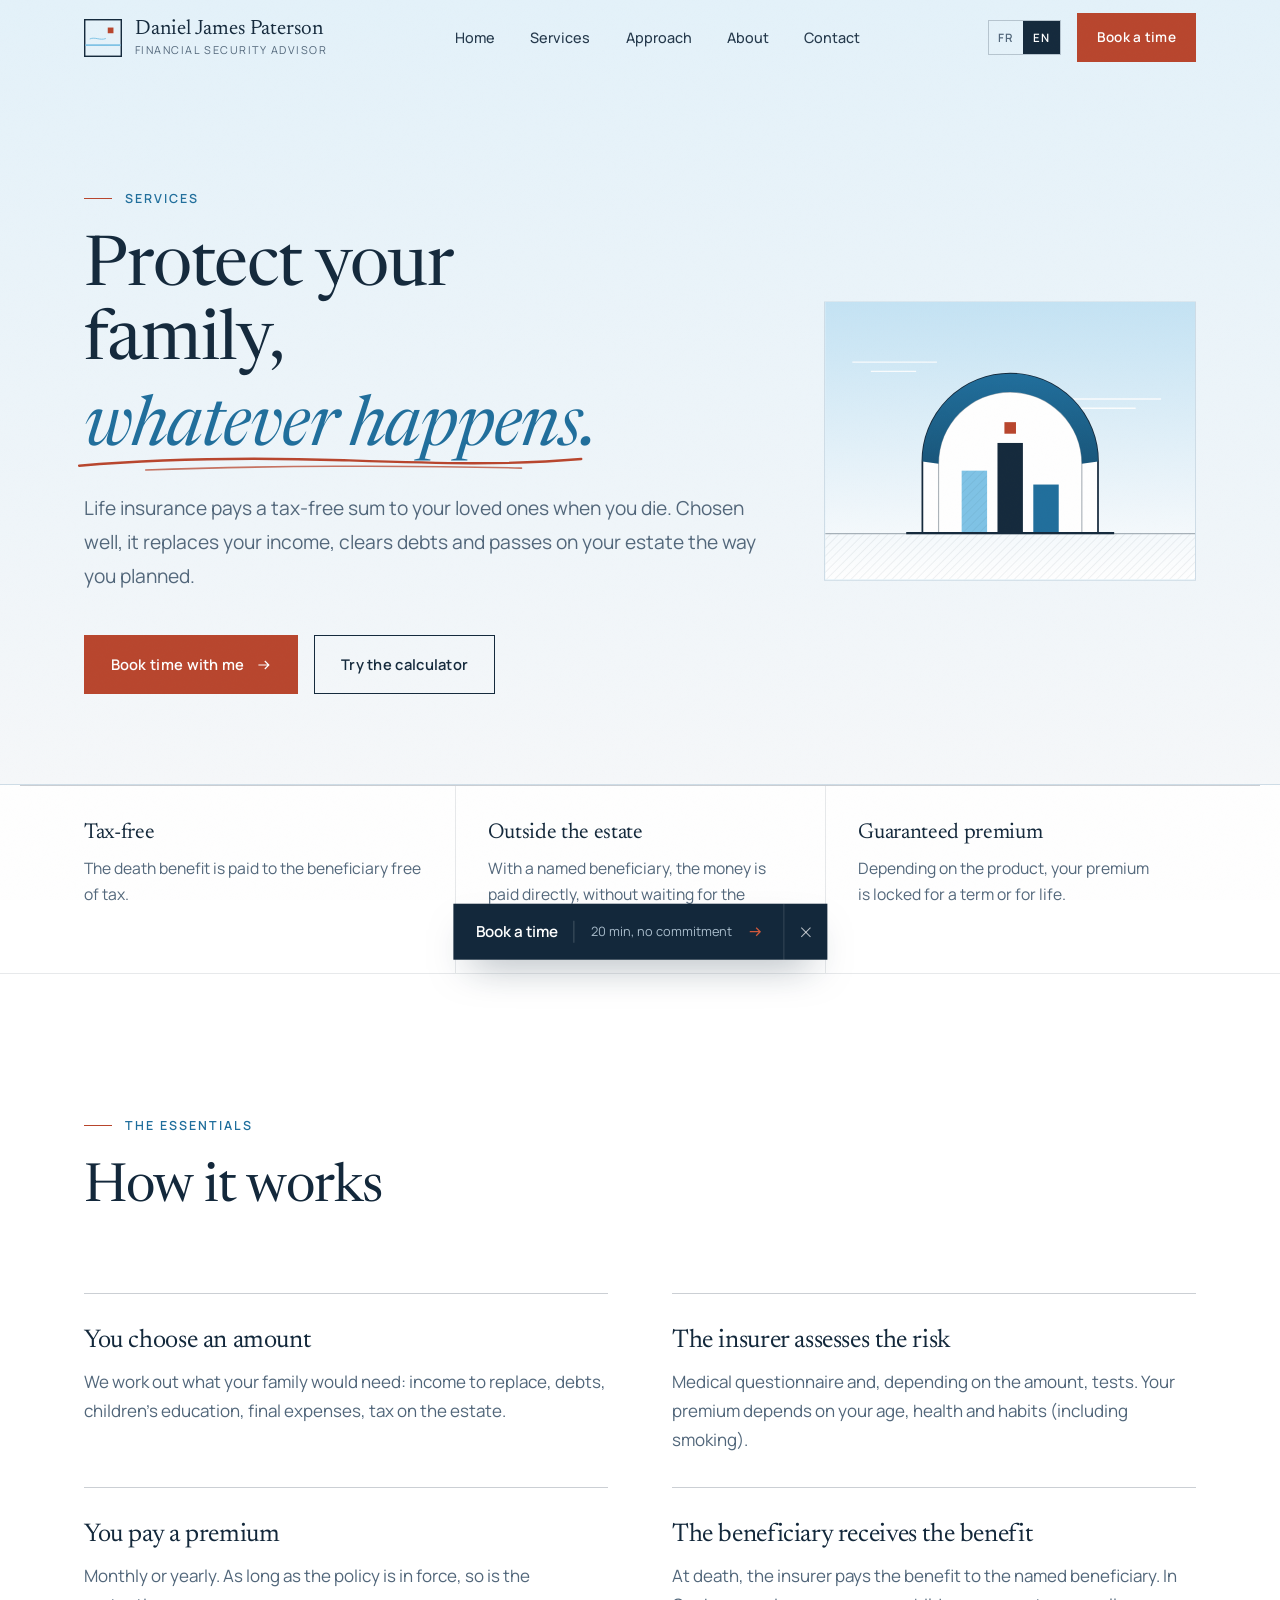
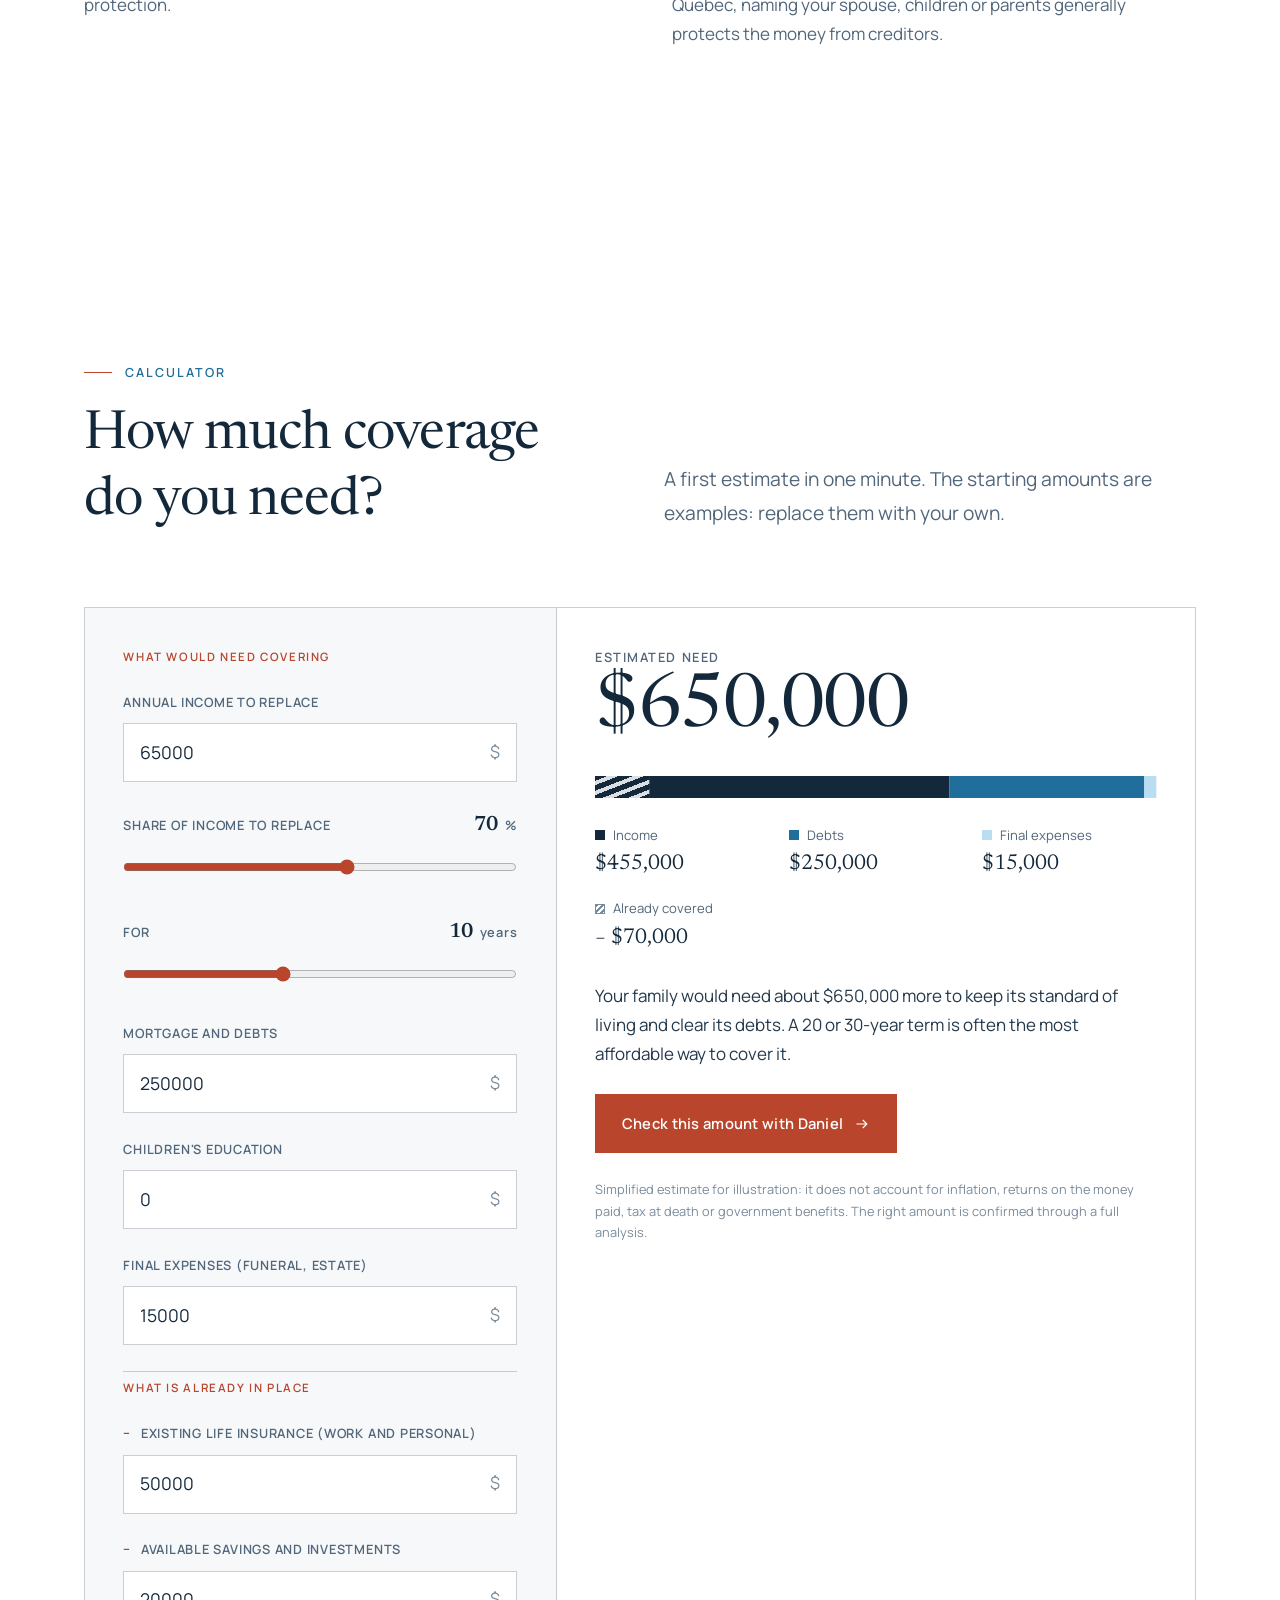
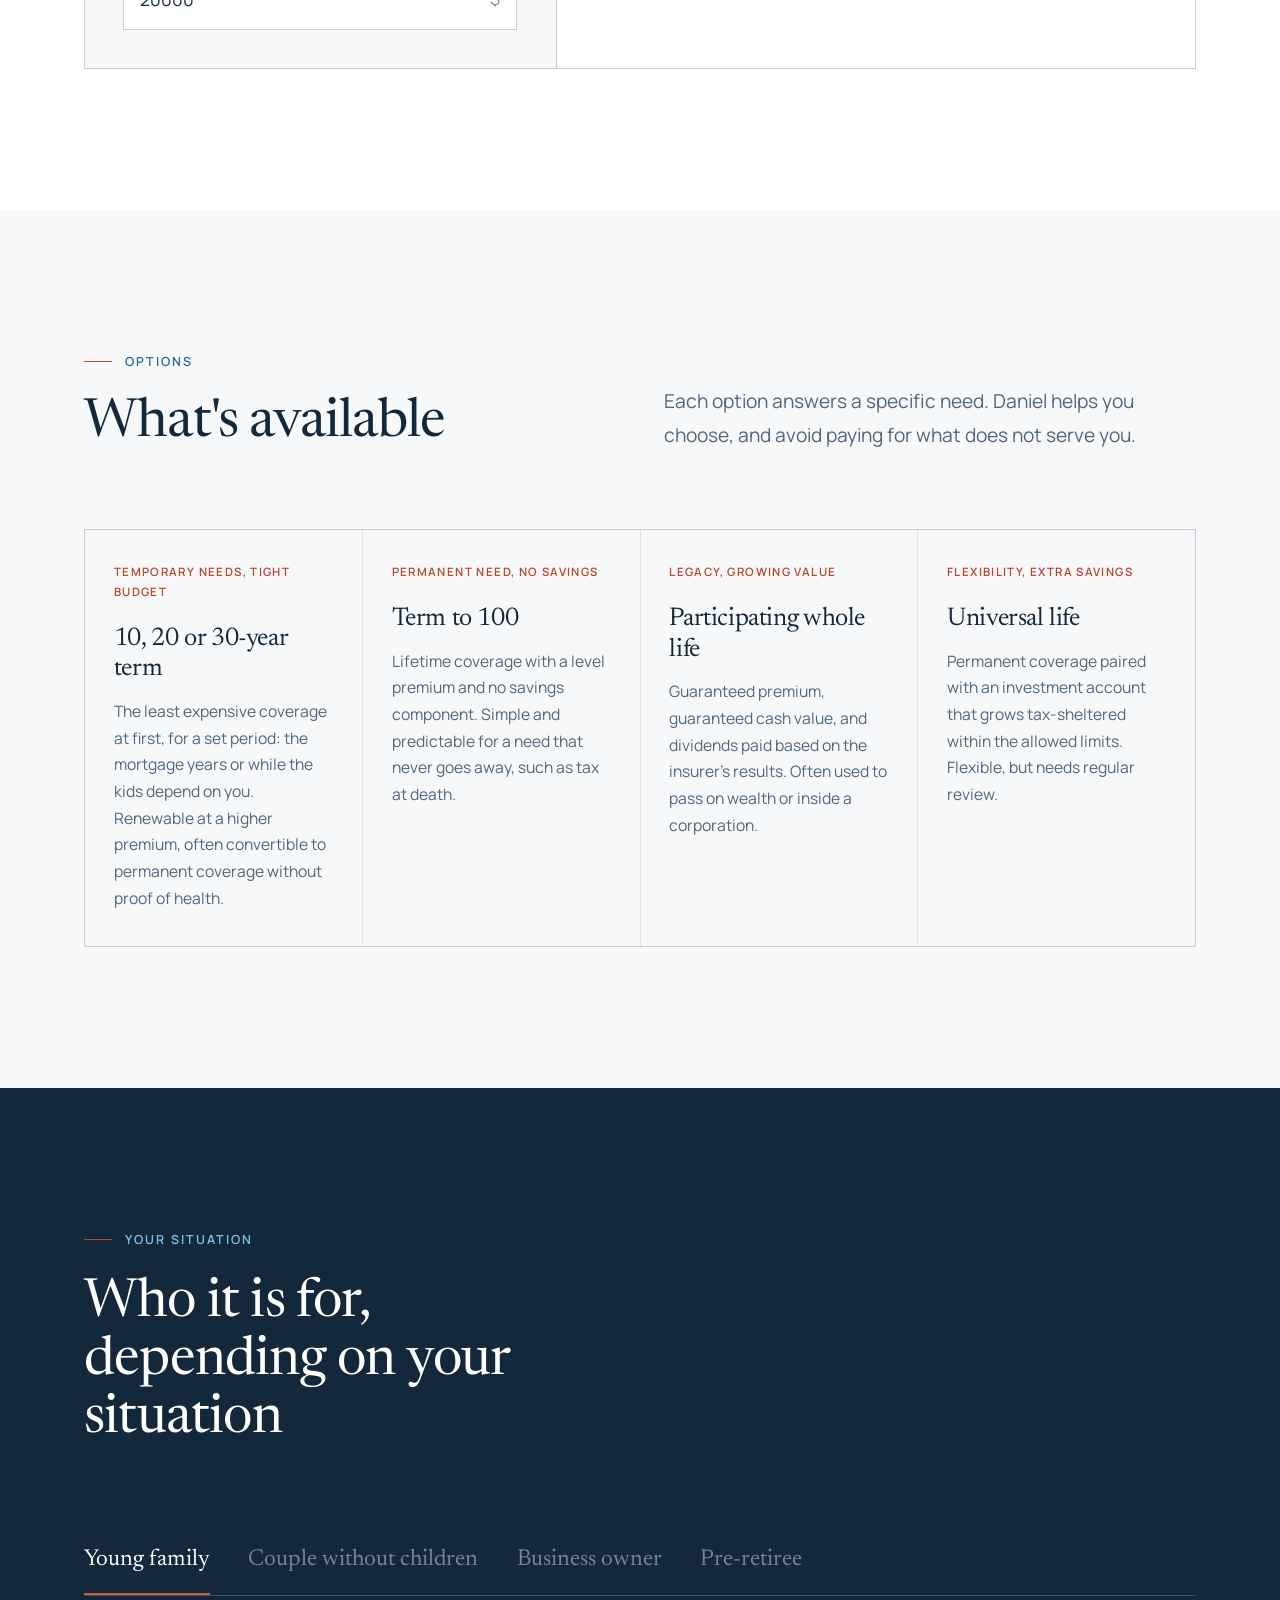
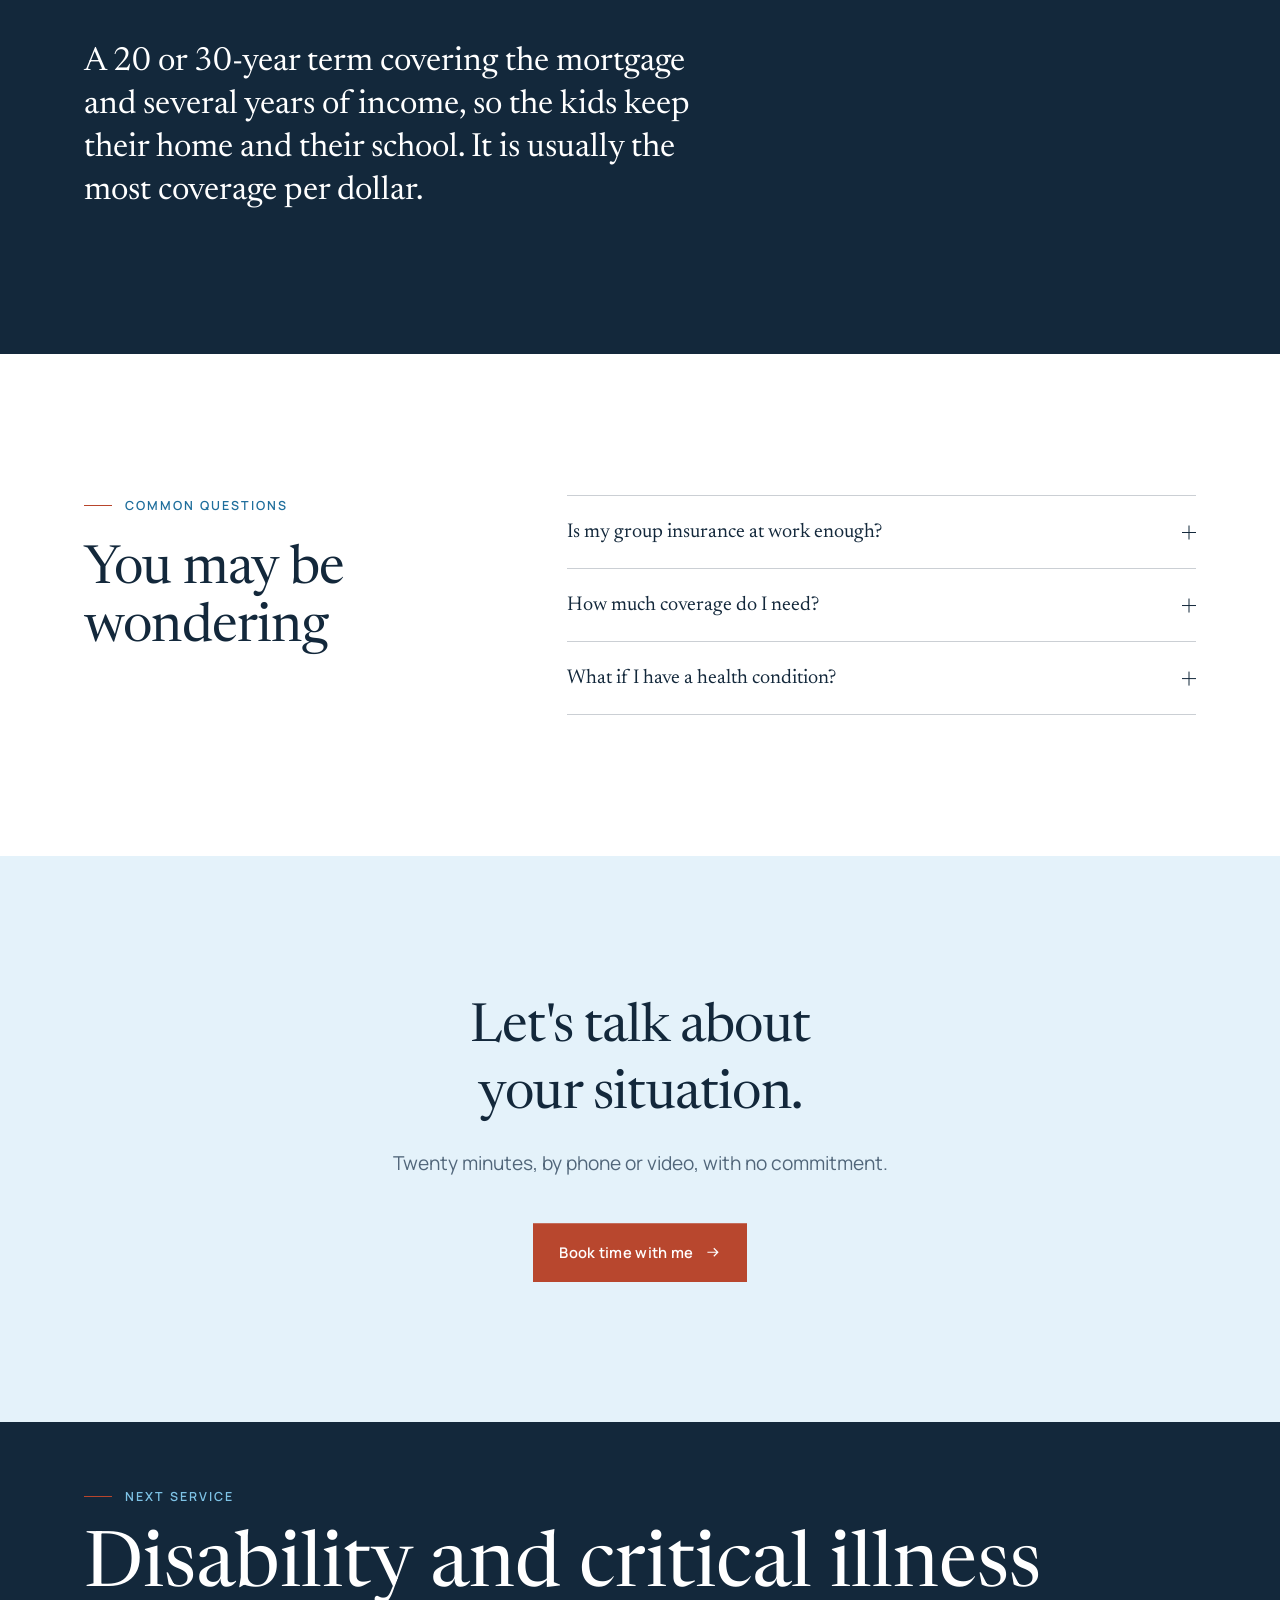
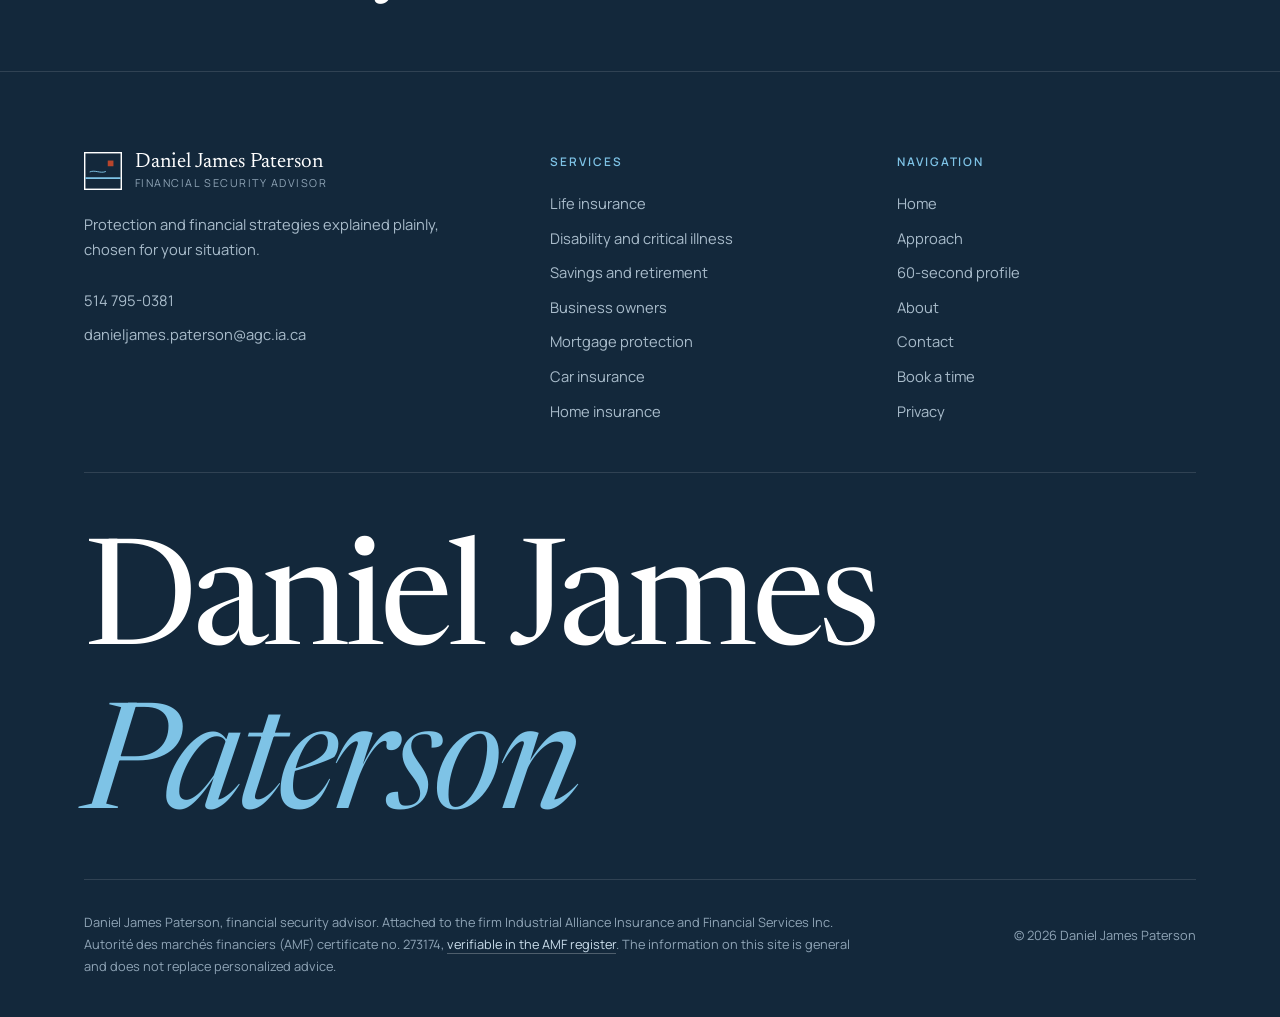
<file: assurance-vie.html>
<!doctype html>
<html lang="fr" data-lang="fr" class="no-js" data-title-fr="Assurance vie | Daniel James Paterson" data-title-en="Life insurance | Daniel James Paterson">
<head>
<meta charset="utf-8">
<meta name="viewport" content="width=device-width, initial-scale=1">
<script>(function(h){var c='js',vt=false;try{vt=sessionStorage.getItem('djp-vt')==='1';sessionStorage.removeItem('djp-vt')}catch(e){}c+=vt?' vt-in':' veiled';try{var q=new URLSearchParams(location.search),l=q.get('lang')||localStorage.getItem('djp-lang');if(l==='en'){h.setAttribute('data-lang','en');h.lang='en'}var hr=q.has('hour')?+q.get('hour'):new Date().getHours();h.setAttribute('data-hour',hr);if(hr>=20||hr<5)c+=' sky-night'}catch(e){}if(window.matchMedia&&matchMedia('(prefers-reduced-motion: reduce)').matches)c+=' reduce';h.className=c})(document.documentElement)</script>
<title>Assurance vie | Daniel James Paterson</title>
<meta name="description" content="L'assurance vie verse une somme libre d'impôt à vos proches à votre décès. Bien choisie, elle remplace votre revenu, efface les dettes et transmet votre patrimoine comme vous l'avez prévu.">
<link rel="canonical" href="https://danieljamespaterson.vercel.app/assurance-vie">
<meta property="og:type" content="website">
<meta property="og:title" content="Assurance vie | Daniel James Paterson">
<meta property="og:description" content="L'assurance vie verse une somme libre d'impôt à vos proches à votre décès. Bien choisie, elle remplace votre revenu, efface les dettes et transmet votre patrimoine comme vous l'avez prévu.">
<meta property="og:url" content="https://danieljamespaterson.vercel.app/assurance-vie">
<meta property="og:image" content="https://danieljamespaterson.vercel.app/assets/og.jpg">
<meta property="og:locale" content="fr_CA">
<meta property="og:locale:alternate" content="en_CA">
<meta name="theme-color" content="#B9DEF1">
<link rel="icon" href="/assets/favicon.svg" type="image/svg+xml">
<link rel="preconnect" href="https://fonts.googleapis.com">
<link rel="preconnect" href="https://fonts.gstatic.com" crossorigin>
<link href="https://fonts.googleapis.com/css2?family=Manrope:wght@400;500;600&family=Newsreader:ital,opsz,wght@0,6..72,400;0,6..72,500;1,6..72,400&display=swap" rel="stylesheet">
<link rel="stylesheet" href="/assets/site.css">
<link rel="stylesheet" href="/assets/service.css">
<script src="/assets/vendor/lenis.min.js" defer></script>
<script src="/assets/vendor/gsap.min.js" defer></script>
<script src="/assets/vendor/ScrollTrigger.min.js" defer></script>
<script src="/assets/vendor/SplitText.min.js" defer></script>
<script src="/assets/site.js" defer></script>
<script src="/assets/service.js" defer></script>
<script src="/assets/needs.js" defer></script>
</head>
<body data-page="service" data-service="vie">
<a class="skip" href="#main"><span lang="fr">Aller au contenu</span><span lang="en">Skip to content</span></a>
<header class="site-header">
  <div class="wrap nav">
    <a class="brand" href="/" data-aria-fr="Daniel James Paterson, accueil" data-aria-en="Daniel James Paterson, home" aria-label="Daniel James Paterson, accueil"><svg class="brand-mark" viewBox="0 0 40 40" aria-hidden="true"><rect x="0.75" y="0.75" width="38.5" height="38.5" fill="none" stroke="currentColor" stroke-width="1.5"/><path d="M1.5 27.5 H38.5" stroke="#7EC3E6" stroke-width="2"/><path d="M6 21 C12 18.5 17 23 23 20.5" fill="none" stroke="#7EC3E6" stroke-width="1"/><rect x="25" y="9" width="6" height="6" fill="#B8452C"/></svg><span class="brand-name">Daniel James Paterson<small><span lang="fr">Conseiller en sécurité financière</span><span lang="en">Financial security advisor</span></small></span></a>
    <nav aria-label="Principale"><ul class="nav-links"><li><a href="/"><span lang="fr">Accueil</span><span lang="en">Home</span></a></li><li><a href="/#services"><span lang="fr">Services</span><span lang="en">Services</span></a></li><li><a href="/#demarche"><span lang="fr">Démarche</span><span lang="en">Approach</span></a></li><li><a href="/a-propos"><span lang="fr">À propos</span><span lang="en">About</span></a></li><li><a href="/contact"><span lang="fr">Contact</span><span lang="en">Contact</span></a></li></ul></nav>
    <div class="nav-tools">
      <div class="lang-toggle" role="group" aria-label="Langue / Language"><button type="button" data-l="fr" class="on" aria-pressed="true">FR</button><button type="button" data-l="en" aria-pressed="false">EN</button></div>
      <a class="btn btn--primary nav-cta" href="/contact" data-booking><span lang="fr">Réserver un moment</span><span lang="en">Book a time</span></a>
      <button class="burger" type="button" aria-label="Menu" aria-expanded="false" aria-controls="mobile-menu"><span></span><span></span><span></span></button>
    </div>
  </div>
</header>
<div class="mobile-menu" id="mobile-menu" data-lenis-prevent>
  <ul><li><a href="/"><span lang="fr">Accueil</span><span lang="en">Home</span></a></li><li><a href="/#services"><span lang="fr">Services</span><span lang="en">Services</span></a></li><li><a href="/#demarche"><span lang="fr">Démarche</span><span lang="en">Approach</span></a></li><li><a href="/a-propos"><span lang="fr">À propos</span><span lang="en">About</span></a></li><li><a href="/contact"><span lang="fr">Contact</span><span lang="en">Contact</span></a></li></ul>
  <a class="btn btn--primary" href="/contact" data-booking><span lang="fr">Réserver un moment</span><span lang="en">Book a time</span> <svg viewBox="0 0 20 20" fill="none" aria-hidden="true"><path d="M3 10h13M11 5l5 5-5 5" stroke="currentColor" stroke-width="1.5"/></svg></a>
</div>

<main id="main">
  <section class="page-hero s-hero">
    <div class="wrap s-hero-grid">
      <div>
        <p class="eyebrow"><a href="/#services">Services</a></p>
        <h1 data-split><span lang="fr">Protéger les vôtres,<br><em>quoi qu'il arrive.</em></span><span lang="en">Protect your family,<br><em>whatever happens.</em></span></h1>
        <p class="lede" data-reveal><span lang="fr">L'assurance vie verse une somme libre d'impôt à vos proches à votre décès. Bien choisie, elle remplace votre revenu, efface les dettes et transmet votre patrimoine comme vous l'avez prévu.</span><span lang="en">Life insurance pays a tax-free sum to your loved ones when you die. Chosen well, it replaces your income, clears debts and passes on your estate the way you planned.</span></p>
        <div class="hero-actions" data-reveal><a class="btn btn--primary" href="/contact" data-booking data-magnetic><span><span lang="fr">Réserver un moment avec moi</span><span lang="en">Book time with me</span></span><svg viewBox="0 0 20 20" fill="none" aria-hidden="true"><path d="M3 10h13M11 5l5 5-5 5" stroke="currentColor" stroke-width="1.5"/></svg></a><a class="btn btn--line" href="#calculateur" data-magnetic><span><span lang="fr">Essayer le calculateur</span><span lang="en">Try the calculator</span></span></a></div>
      </div>
      <div class="s-hero-ill wipe" aria-hidden="true"><svg class="ill" viewBox="0 0 320 240" xmlns="http://www.w3.org/2000/svg" aria-hidden="true" focusable="false">
<defs>
<linearGradient id="sky-hero-vie" x1="0" y1="0" x2="0" y2="1"><stop offset="0" stop-color="#C4E3F4"/><stop offset=".72" stop-color="#EEF6FB"/><stop offset="1" stop-color="#FFFFFF"/></linearGradient>
<linearGradient id="deep-hero-vie" x1="0" y1="0" x2="0" y2="1"><stop offset="0" stop-color="#1F6E9C"/><stop offset="1" stop-color="#17557A"/></linearGradient>
<pattern id="hatch-hero-vie" width="5" height="5" patternUnits="userSpaceOnUse" patternTransform="rotate(45)"><line x1="0" y1="0" x2="0" y2="5" stroke="#13283B" stroke-width=".7" stroke-opacity=".28"/></pattern>
</defs>
<rect width="320" height="240" fill="url(#sky-hero-vie)"/>
<g data-depth=".35" stroke="#FFFFFF" stroke-width="1.2" stroke-linecap="square" opacity=".9">
<line x1="24" y1="52" x2="96" y2="52"/><line x1="40" y1="60" x2="78" y2="60"/><line x1="196" y1="84" x2="290" y2="84"/><line x1="222" y1="92" x2="268" y2="92"/>
</g>

<line x1="0" y1="200.5" x2="320" y2="200.5" stroke="#13283B" stroke-opacity=".35"/>
<rect x="0" y="201" width="320" height="39" fill="url(#hatch-hero-vie)" opacity=".55"/>
<g data-depth="1">
<path d="M84 200 V138 A76 76 0 0 1 236 138 V200" fill="#FFFFFF" stroke="#13283B" stroke-width="1.5"/>
<path d="M98 200 V140 A62 62 0 0 1 222 140 V200" fill="none" stroke="#13283B" stroke-opacity=".35"/>
<path d="M84 138 A76 76 0 0 1 236 138 L222 140 A62 62 0 0 0 98 140 Z" fill="url(#deep-hero-vie)"/>
<rect x="118" y="146" width="22" height="54" fill="#7EC3E6"/>
<rect x="149" y="122" width="22" height="78" fill="#13283B"/>
<rect x="180" y="158" width="22" height="42" fill="#1F6E9C"/>
<rect x="118" y="146" width="22" height="54" fill="url(#hatch-hero-vie)" opacity=".5"/>
<line x1="70" y1="200" x2="250" y2="200" stroke="#13283B" stroke-width="2"/>
</g><g data-depth="1.6"><rect x="155" y="104" width="10" height="10" fill="#B8452C"/></g>
</svg></div>
    </div>
  </section>

  <section class="s-keys">
    <div class="wrap s-keys-grid" data-rule><div class="s-key" data-reveal><h3><span lang="fr">Libre d'impôt</span><span lang="en">Tax-free</span></h3><p><span lang="fr">La prestation de décès est versée sans impôt au bénéficiaire.</span><span lang="en">The death benefit is paid to the beneficiary free of tax.</span></p></div><div class="s-key" data-reveal><h3><span lang="fr">Hors succession</span><span lang="en">Outside the estate</span></h3><p><span lang="fr">Avec un bénéficiaire désigné, l'argent est versé directement, sans attendre le règlement de la succession.</span><span lang="en">With a named beneficiary, the money is paid directly, without waiting for the estate to be settled.</span></p></div><div class="s-key" data-reveal><h3><span lang="fr">Prime garantie</span><span lang="en">Guaranteed premium</span></h3><p><span lang="fr">Selon le produit, votre prime est fixée pour une période ou pour la vie.</span><span lang="en">Depending on the product, your premium is locked for a term or for life.</span></p></div></div>
  </section>

  <section class="section section--white">
    <div class="wrap">
      <div class="section-head">
        <div><p class="eyebrow"><span lang="fr">L'essentiel</span><span lang="en">The essentials</span></p><h2 data-split><span lang="fr">Comment ça fonctionne</span><span lang="en">How it works</span></h2></div>
      </div>
      <div class="s-how"><div class="s-how-item" data-reveal><h3><span lang="fr">Vous choisissez un montant</span><span lang="en">You choose an amount</span></h3><p><span lang="fr">On calcule ce dont vos proches auraient besoin : revenu à remplacer, dettes, études des enfants, frais au décès, impôt sur la succession.</span><span lang="en">We work out what your family would need: income to replace, debts, children's education, final expenses, tax on the estate.</span></p></div><div class="s-how-item" data-reveal><h3><span lang="fr">L'assureur évalue le risque</span><span lang="en">The insurer assesses the risk</span></h3><p><span lang="fr">Questionnaire médical et, selon le montant, examens. Votre prime dépend de votre âge, de votre santé et de vos habitudes (dont le tabac).</span><span lang="en">Medical questionnaire and, depending on the amount, tests. Your premium depends on your age, health and habits (including smoking).</span></p></div><div class="s-how-item" data-reveal><h3><span lang="fr">Vous payez une prime</span><span lang="en">You pay a premium</span></h3><p><span lang="fr">Mensuelle ou annuelle. Tant que la police est en vigueur, la protection l'est aussi.</span><span lang="en">Monthly or yearly. As long as the policy is in force, so is the protection.</span></p></div><div class="s-how-item" data-reveal><h3><span lang="fr">Le bénéficiaire reçoit la prestation</span><span lang="en">The beneficiary receives the benefit</span></h3><p><span lang="fr">Au décès, l'assureur verse le capital au bénéficiaire désigné. Au Québec, désigner son conjoint, ses enfants ou ses parents rend en principe le capital insaisissable par les créanciers.</span><span lang="en">At death, the insurer pays the benefit to the named beneficiary. In Quebec, naming your spouse, children or parents generally protects the money from creditors.</span></p></div></div>
    </div>
  </section>

  <section class="section s-calc" id="calculateur">
    <div class="wrap">
      <div class="section-head">
        <div><p class="eyebrow"><span lang="fr">Calculateur</span><span lang="en">Calculator</span></p><h2 data-split><span lang="fr">De combien d'assurance<br>avez-vous besoin ?</span><span lang="en">How much coverage<br>do you need?</span></h2></div>
        <p class="lede" data-reveal><span lang="fr">Une première estimation en une minute. Les montants de départ sont des exemples : remplacez-les par les vôtres.</span><span lang="en">A first estimate in one minute. The starting amounts are examples: replace them with your own.</span></p>
      </div>
      <div class="calc" data-needs>
        <form class="calc-inputs" onsubmit="return false">
          <p class="calc-group"><span lang="fr">Ce qu'il faudrait couvrir</span><span lang="en">What would need covering</span></p>
          <div class="calc-field"><label for="n-inc"><span lang="fr">Revenu annuel à remplacer</span><span lang="en">Annual income to replace</span></label><div class="calc-num"><input id="n-inc" name="income" type="number" min="0" step="1000" value="65000" inputmode="numeric"><span>$</span></div></div>
          <div class="calc-field"><label for="n-pct"><span lang="fr">Part du revenu à remplacer</span><span lang="en">Share of income to replace</span> <output data-out="pct">70</output> %</label><input id="n-pct" name="pct" type="range" min="30" max="100" step="5" value="70"></div>
          <div class="calc-field"><label for="n-yrs"><span lang="fr">Pendant</span><span lang="en">For</span> <output data-out="yrs">10</output> <span lang="fr">ans</span><span lang="en">years</span></label><input id="n-yrs" name="yrs" type="range" min="0" max="25" value="10"></div>
          <div class="calc-field"><label for="n-debt"><span lang="fr">Hypothèque et dettes</span><span lang="en">Mortgage and debts</span></label><div class="calc-num"><input id="n-debt" name="debt" type="number" min="0" step="1000" value="250000" inputmode="numeric"><span>$</span></div></div>
          <div class="calc-field"><label for="n-edu"><span lang="fr">Études des enfants</span><span lang="en">Children's education</span></label><div class="calc-num"><input id="n-edu" name="edu" type="number" min="0" step="5000" value="0" inputmode="numeric"><span>$</span></div></div>
          <div class="calc-field"><label for="n-fin"><span lang="fr">Frais au décès (funérailles, succession)</span><span lang="en">Final expenses (funeral, estate)</span></label><div class="calc-num"><input id="n-fin" name="fin" type="number" min="0" step="1000" value="15000" inputmode="numeric"><span>$</span></div></div>
          <p class="calc-group"><span lang="fr">Ce qui est déjà en place</span><span lang="en">What is already in place</span></p>
          <div class="calc-field"><label for="n-ins"><i class="calc-minus">−</i> <span lang="fr">Assurance vie existante (travail et personnelle)</span><span lang="en">Existing life insurance (work and personal)</span></label><div class="calc-num"><input id="n-ins" name="insured" type="number" min="0" step="1000" value="50000" inputmode="numeric"><span>$</span></div></div>
          <div class="calc-field"><label for="n-sav"><i class="calc-minus">−</i> <span lang="fr">Épargne et placements disponibles</span><span lang="en">Available savings and investments</span></label><div class="calc-num"><input id="n-sav" name="savings" type="number" min="0" step="1000" value="20000" inputmode="numeric"><span>$</span></div></div>
        </form>
        <div class="calc-out" aria-live="polite">
          <div class="calc-total"><p><span lang="fr">Besoin estimé</span><span lang="en">Estimated need</span></p><strong data-odo="big">0 $</strong></div>
          <div class="needs-bar" data-bar aria-hidden="true"></div>
          <dl class="needs-legend" data-legend></dl>
          <p class="calc-explain" data-res="explain"></p>
          <div><a class="btn btn--primary" href="/contact" data-booking data-magnetic><span><span lang="fr">Valider ce montant avec Daniel</span><span lang="en">Check this amount with Daniel</span></span><svg viewBox="0 0 20 20" fill="none" aria-hidden="true"><path d="M3 10h13M11 5l5 5-5 5" stroke="currentColor" stroke-width="1.5"/></svg></a></div>
          <p class="calc-disc"><span lang="fr">Estimation simplifiée à des fins d'illustration : elle ne tient compte ni de l'inflation, ni du rendement des sommes versées, ni de l'impôt au décès, ni des prestations gouvernementales. Le bon montant se valide lors d'une analyse complète.</span><span lang="en">Simplified estimate for illustration: it does not account for inflation, returns on the money paid, tax at death or government benefits. The right amount is confirmed through a full analysis.</span></p>
        </div>
      </div>
    </div>
  </section>
  <section class="section">
    <div class="wrap">
      <div class="section-head">
        <div><p class="eyebrow"><span lang="fr">Options</span><span lang="en">Options</span></p><h2 data-split><span lang="fr">Ce qui existe</span><span lang="en">What's available</span></h2></div>
        <p class="lede" data-reveal><span lang="fr">Chaque option répond à un besoin précis. Daniel vous aide à choisir, et à éviter de payer pour ce qui ne vous sert pas.</span><span lang="en">Each option answers a specific need. Daniel helps you choose, and avoid paying for what does not serve you.</span></p>
      </div>
      <div class="s-prods"><article class="s-prod" data-reveal>
          <p class="s-prod-tag"><span lang="fr">Besoins temporaires, budget serré</span><span lang="en">Temporary needs, tight budget</span></p>
          <h3><span lang="fr">Temporaire 10, 20 ou 30 ans</span><span lang="en">10, 20 or 30-year term</span></h3>
          <p><span lang="fr">La protection la moins chère au départ, pour une période précise : les années de l'hypothèque ou des enfants à charge. Renouvelable à prime plus élevée, souvent transformable en permanente sans preuve de santé.</span><span lang="en">The least expensive coverage at first, for a set period: the mortgage years or while the kids depend on you. Renewable at a higher premium, often convertible to permanent coverage without proof of health.</span></p>
        </article><article class="s-prod" data-reveal>
          <p class="s-prod-tag"><span lang="fr">Besoin permanent, sans épargne</span><span lang="en">Permanent need, no savings</span></p>
          <h3><span lang="fr">Temporaire 100 ans</span><span lang="en">Term to 100</span></h3>
          <p><span lang="fr">Une protection à vie avec une prime fixe, sans volet épargne. Simple et prévisible pour un besoin qui ne disparaît pas, comme l'impôt au décès.</span><span lang="en">Lifetime coverage with a level premium and no savings component. Simple and predictable for a need that never goes away, such as tax at death.</span></p>
        </article><article class="s-prod" data-reveal>
          <p class="s-prod-tag"><span lang="fr">Transmission, valeur qui croît</span><span lang="en">Legacy, growing value</span></p>
          <h3><span lang="fr">Vie entière avec participation</span><span lang="en">Participating whole life</span></h3>
          <p><span lang="fr">Prime garantie, valeur de rachat garantie et participations versées selon les résultats de l'assureur. Souvent utilisée pour transmettre un patrimoine ou dans une société.</span><span lang="en">Guaranteed premium, guaranteed cash value, and dividends paid based on the insurer's results. Often used to pass on wealth or inside a corporation.</span></p>
        </article><article class="s-prod" data-reveal>
          <p class="s-prod-tag"><span lang="fr">Flexibilité, épargne additionnelle</span><span lang="en">Flexibility, extra savings</span></p>
          <h3><span lang="fr">Vie universelle</span><span lang="en">Universal life</span></h3>
          <p><span lang="fr">Une protection permanente jumelée à un compte de placement qui croît à l'abri de l'impôt, dans les limites permises. Flexible, mais demande un suivi.</span><span lang="en">Permanent coverage paired with an investment account that grows tax-sheltered within the allowed limits. Flexible, but needs regular review.</span></p>
        </article></div>
    </div>
  </section>

  <section class="section section--ink s-profiles">
    <div class="wrap">
      <div class="section-head">
        <div><p class="eyebrow"><span lang="fr">Votre situation</span><span lang="en">Your situation</span></p><h2 data-split><span lang="fr">Pour qui, selon votre situation</span><span lang="en">Who it is for, depending on your situation</span></h2></div>
      </div>
      <div class="s-tabs" data-tabs>
        <div class="s-tablist" role="tablist" aria-label="Profils" data-aria-fr="Profils" data-aria-en="Profiles"><button type="button" role="tab" id="tab-0" aria-controls="panel-0" aria-selected="true" tabindex="0"><span lang="fr">Jeune famille</span><span lang="en">Young family</span></button><button type="button" role="tab" id="tab-1" aria-controls="panel-1" aria-selected="false" tabindex="-1"><span lang="fr">Couple sans enfant</span><span lang="en">Couple without children</span></button><button type="button" role="tab" id="tab-2" aria-controls="panel-2" aria-selected="false" tabindex="-1"><span lang="fr">Entrepreneur</span><span lang="en">Business owner</span></button><button type="button" role="tab" id="tab-3" aria-controls="panel-3" aria-selected="false" tabindex="-1"><span lang="fr">Préretraité</span><span lang="en">Pre-retiree</span></button><span class="s-tab-ink" aria-hidden="true"></span></div>
        <div class="s-panels"><div class="s-panel" role="tabpanel" id="panel-0" aria-labelledby="tab-0"><p><span lang="fr">Une temporaire 20 ou 30 ans qui couvre l'hypothèque et plusieurs années de revenu, pour que les enfants gardent leur maison et leur école. C'est souvent la protection qui offre le plus de couverture par dollar.</span><span lang="en">A 20 or 30-year term covering the mortgage and several years of income, so the kids keep their home and their school. It is usually the most coverage per dollar.</span></p></div><div class="s-panel" role="tabpanel" id="panel-1" aria-labelledby="tab-1" hidden><p><span lang="fr">Le besoin tient surtout aux dettes communes et au niveau de vie du conjoint. Une protection plus modeste suffit souvent, à réviser à l'arrivée d'un enfant ou d'une maison.</span><span lang="en">The need is mostly shared debt and your partner's standard of living. More modest coverage is often enough, to review when a child or a house arrives.</span></p></div><div class="s-panel" role="tabpanel" id="panel-2" aria-labelledby="tab-2" hidden><p><span lang="fr">Assurance détenue par la société pour financer une convention entre actionnaires ou protéger une personne clé. Voir aussi la page Entrepreneurs.</span><span lang="en">Corporate-owned insurance to fund a shareholders' agreement or protect a key person. See also the Business owners page.</span></p></div><div class="s-panel" role="tabpanel" id="panel-3" aria-labelledby="tab-3" hidden><p><span lang="fr">On pense à l'impôt au décès sur les REER et les immeubles, et au legs aux enfants. La permanente (T100 ou vie entière) devient la question centrale.</span><span lang="en">The focus moves to tax at death on RRSPs and property, and the legacy for your children. Permanent coverage (T100 or whole life) becomes the central question.</span></p></div></div>
      </div>
    </div>
  </section>

  <section class="section section--white">
    <div class="wrap s-faq-grid">
      <div><p class="eyebrow"><span lang="fr">Questions fréquentes</span><span lang="en">Common questions</span></p><h2 data-split><span lang="fr">Vous vous demandez</span><span lang="en">You may be wondering</span></h2></div>
      <div class="s-faq" data-faq><div class="s-faq-item" data-reveal>
          <h3><button type="button" aria-expanded="false" aria-controls="faq-0" id="faq-b-0"><span><span lang="fr">L'assurance collective au travail suffit-elle ?</span><span lang="en">Is my group insurance at work enough?</span></span><i aria-hidden="true"></i></button></h3>
          <div class="s-faq-a" id="faq-0" role="region" aria-labelledby="faq-b-0" hidden><p><span lang="fr">Elle est utile, mais elle se limite souvent à un ou deux ans de salaire et prend fin quand vous quittez l'emploi. On vérifie ensemble ce qu'elle couvre réellement.</span><span lang="en">It helps, but it is often limited to one or two years of salary and ends when you leave the job. We check together what it really covers.</span></p></div>
        </div><div class="s-faq-item" data-reveal>
          <h3><button type="button" aria-expanded="false" aria-controls="faq-1" id="faq-b-1"><span><span lang="fr">Combien d'assurance me faut-il ?</span><span lang="en">How much coverage do I need?</span></span><i aria-hidden="true"></i></button></h3>
          <div class="s-faq-a" id="faq-1" role="region" aria-labelledby="faq-b-1" hidden><p><span lang="fr">Il n'y a pas de règle unique. On part de vos dettes, du revenu à remplacer, des projets des enfants et des frais au décès, puis on retire ce que vous avez déjà.</span><span lang="en">There is no single rule. We start from your debts, the income to replace, the children's plans and final expenses, then subtract what you already have.</span></p></div>
        </div><div class="s-faq-item" data-reveal>
          <h3><button type="button" aria-expanded="false" aria-controls="faq-2" id="faq-b-2"><span><span lang="fr">Que se passe-t-il si j'ai un problème de santé ?</span><span lang="en">What if I have a health condition?</span></span><i aria-hidden="true"></i></button></h3>
          <div class="s-faq-a" id="faq-2" role="region" aria-labelledby="faq-b-2" hidden><p><span lang="fr">Ça ne ferme pas la porte. Selon le cas, la prime peut être ajustée, une exclusion peut s'appliquer, ou une assurance à émission simplifiée peut convenir.</span><span lang="en">It does not close the door. Depending on the case, the premium may be adjusted, an exclusion may apply, or simplified-issue coverage may fit.</span></p></div>
        </div></div>
    </div>
  </section>

  <section class="section section--sky cta-band">
    <div class="wrap">
      <h2 data-split><span lang="fr">Parlons de votre<br>situation.</span><span lang="en">Let's talk about<br>your situation.</span></h2>
      <p class="lede" data-reveal><span lang="fr">Vingt minutes, au téléphone ou en vidéo, sans engagement.</span><span lang="en">Twenty minutes, by phone or video, with no commitment.</span></p>
      <div class="hero-actions" data-reveal><a class="btn btn--primary" href="/contact" data-booking data-magnetic><span><span lang="fr">Réserver un moment avec moi</span><span lang="en">Book time with me</span></span><svg viewBox="0 0 20 20" fill="none" aria-hidden="true"><path d="M3 10h13M11 5l5 5-5 5" stroke="currentColor" stroke-width="1.5"/></svg></a></div>
    </div>
  </section>

  <nav class="s-next" aria-label="Service suivant" data-aria-fr="Service suivant" data-aria-en="Next service">
    <a class="wrap s-next-in" href="/assurance-invalidite-maladies-graves" data-cursor-fr="Suivant" data-cursor-en="Next">
      <span class="eyebrow"><span lang="fr">Service suivant</span><span lang="en">Next service</span></span>
      <span class="s-next-title"><span lang="fr">Invalidité et maladies graves</span><span lang="en">Disability and critical illness</span></span>
    </a>
  </nav>
</main>
<footer class="footer">
  <div class="wrap">
    <div class="footer-grid">
      <div>
        <a class="brand" href="/"><svg class="brand-mark" viewBox="0 0 40 40" aria-hidden="true"><rect x="0.75" y="0.75" width="38.5" height="38.5" fill="none" stroke="currentColor" stroke-width="1.5"/><path d="M1.5 27.5 H38.5" stroke="#7EC3E6" stroke-width="2"/><path d="M6 21 C12 18.5 17 23 23 20.5" fill="none" stroke="#7EC3E6" stroke-width="1"/><rect x="25" y="9" width="6" height="6" fill="#B8452C"/></svg><span class="brand-name">Daniel James Paterson<small><span lang="fr">Conseiller en sécurité financière</span><span lang="en">Financial security advisor</span></small></span></a>
        <p style="margin-top:1.4rem;max-width:26em"><span lang="fr">Des protections et des stratégies financières expliquées simplement, choisies pour votre situation.</span><span lang="en">Protection and financial strategies explained plainly, chosen for your situation.</span></p>
        <ul class="footer-contact">
          <li><a href="tel:+15147950381">514 795-0381</a></li>
          <li><a href="mailto:danieljames.paterson@agc.ia.ca">danieljames.paterson@agc.ia.ca</a></li>
        </ul>
      </div>
      <div>
        <h4>Services</h4>
        <ul><li><a href="/assurance-vie"><span lang="fr">Assurance vie</span><span lang="en">Life insurance</span></a></li><li><a href="/assurance-invalidite-maladies-graves"><span lang="fr">Invalidité et maladies graves</span><span lang="en">Disability and critical illness</span></a></li><li><a href="/epargne-retraite"><span lang="fr">Épargne et retraite</span><span lang="en">Savings and retirement</span></a></li><li><a href="/entrepreneurs"><span lang="fr">Entrepreneurs</span><span lang="en">Business owners</span></a></li><li><a href="/protection-hypothecaire"><span lang="fr">Protection hypothécaire</span><span lang="en">Mortgage protection</span></a></li><li><a href="/assurance-auto"><span lang="fr">Assurance auto</span><span lang="en">Car insurance</span></a></li><li><a href="/assurance-habitation"><span lang="fr">Assurance habitation</span><span lang="en">Home insurance</span></a></li></ul>
      </div>
      <div>
        <h4><span lang="fr">Navigation</span><span lang="en">Navigation</span></h4>
        <ul>
          <li><a href="/"><span lang="fr">Accueil</span><span lang="en">Home</span></a></li>
          <li><a href="/#demarche"><span lang="fr">Démarche</span><span lang="en">Approach</span></a></li>
          <li><a href="/profil"><span lang="fr">Profil en 60 secondes</span><span lang="en">60-second profile</span></a></li>
          <li><a href="/a-propos"><span lang="fr">À propos</span><span lang="en">About</span></a></li>
          <li><a href="/contact"><span lang="fr">Contact</span><span lang="en">Contact</span></a></li>
          <li><a href="https://bookings.cloud.microsoft/bookwithme/user/1d5a7ad95edf4c28bd1fdcfe008be4d1%40agc.ia.ca?anonymous&ismsaljsauthenabled" target="_blank" rel="noopener"><span lang="fr">Réserver un moment</span><span lang="en">Book a time</span></a></li>
          <li><a href="/confidentialite"><span lang="fr">Confidentialité</span><span lang="en">Privacy</span></a></li>
        </ul>
      </div>
    </div>
    <div class="footer-giant" aria-hidden="true"><span class="line-mask"><span>Daniel James</span></span><span class="line-mask"><span><em>Paterson</em></span></span></div>
    <div class="footer-legal">
      <p><span lang="fr">Daniel James Paterson, conseiller en sécurité financière. Rattaché au cabinet Industrielle Alliance, Assurance et services financiers inc. Certificat de l'Autorité des marchés financiers (AMF) no 273174, <a href="https://lautorite.qc.ca/grand-public/registres/registre-des-entreprises-et-des-individus-autorises-a-exercer" target="_blank" rel="noopener">vérifiable au registre de l'AMF</a>. Les informations de ce site sont générales et ne remplacent pas un conseil personnalisé.</span><span lang="en">Daniel James Paterson, financial security advisor. Attached to the firm Industrial Alliance Insurance and Financial Services Inc. Autorité des marchés financiers (AMF) certificate no. 273174, <a href="https://lautorite.qc.ca/en/general-public/registers/register-of-firms-and-individuals-authorized-to-practise" target="_blank" rel="noopener">verifiable in the AMF register</a>. The information on this site is general and does not replace personalized advice.</span></p>
      <p>© <span data-year></span> Daniel James Paterson</p>
    </div>
  </div>
</footer>
</body>
</html>
</file>
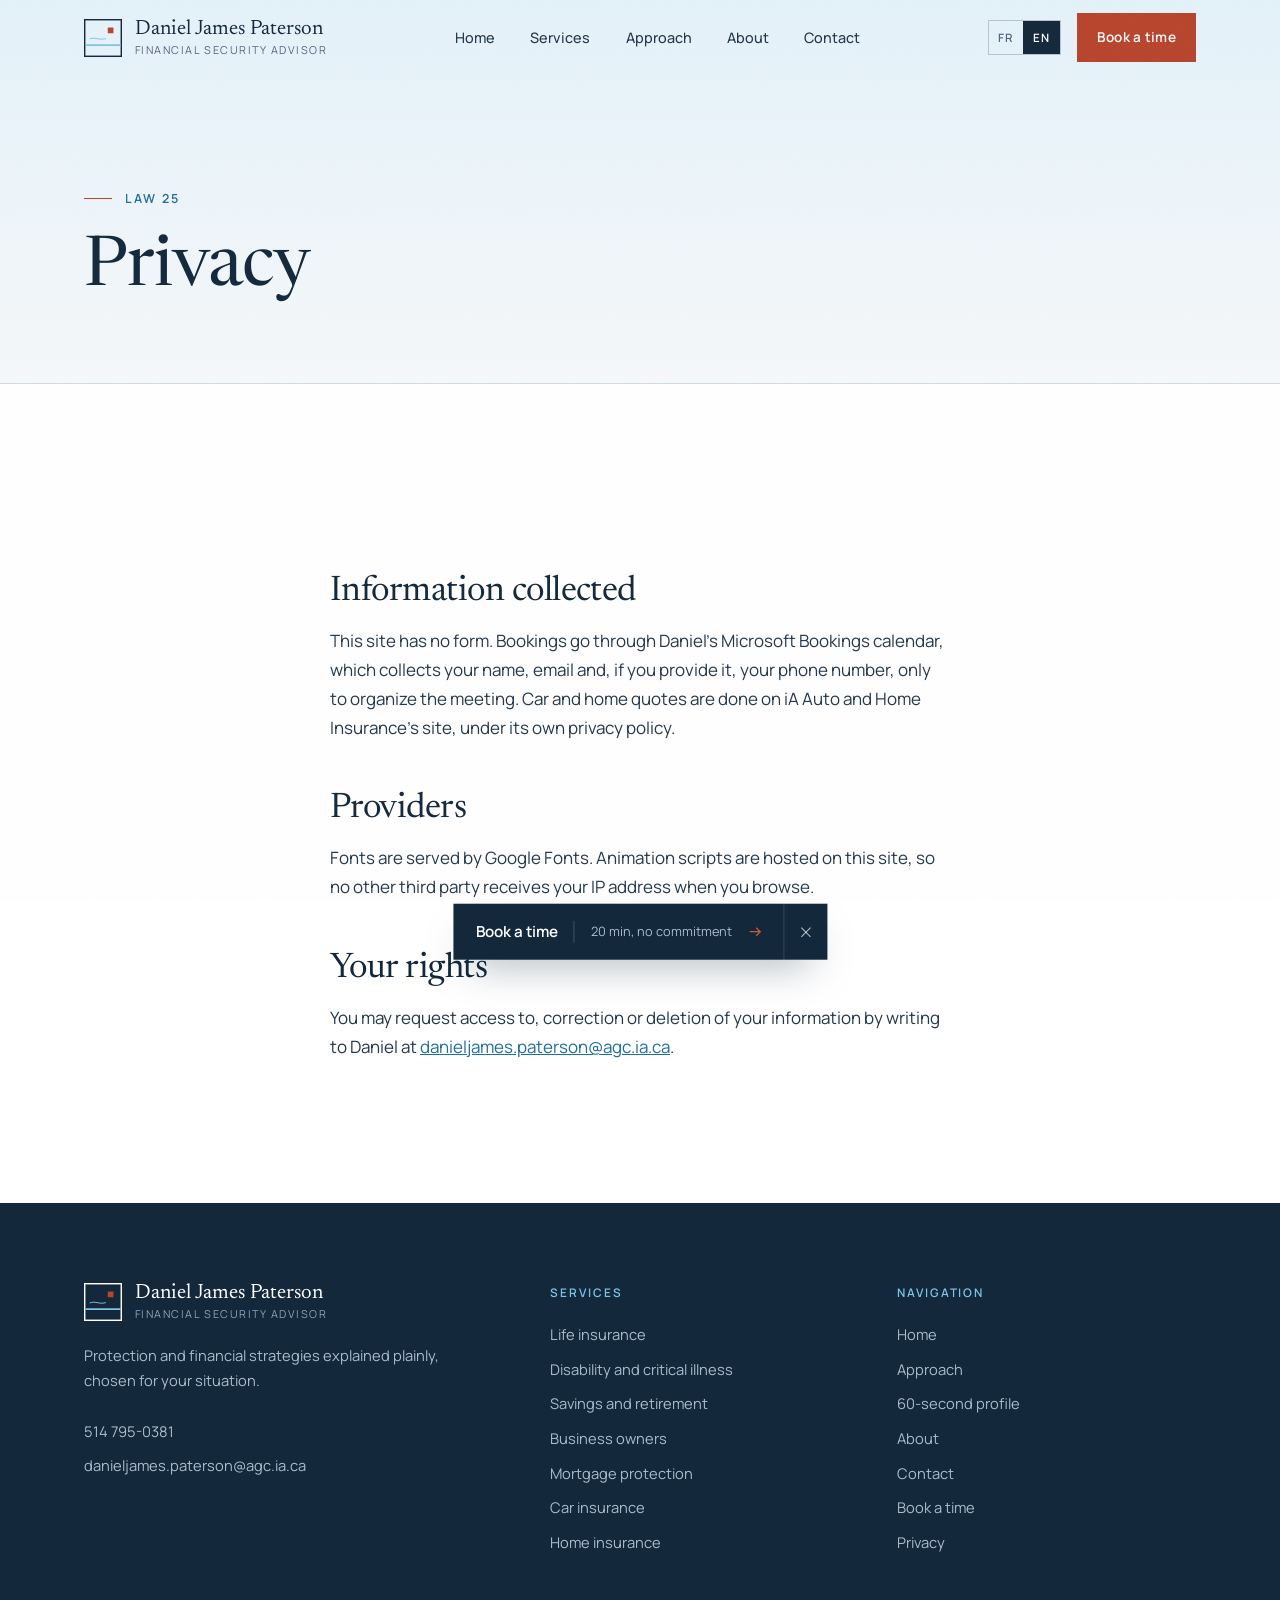
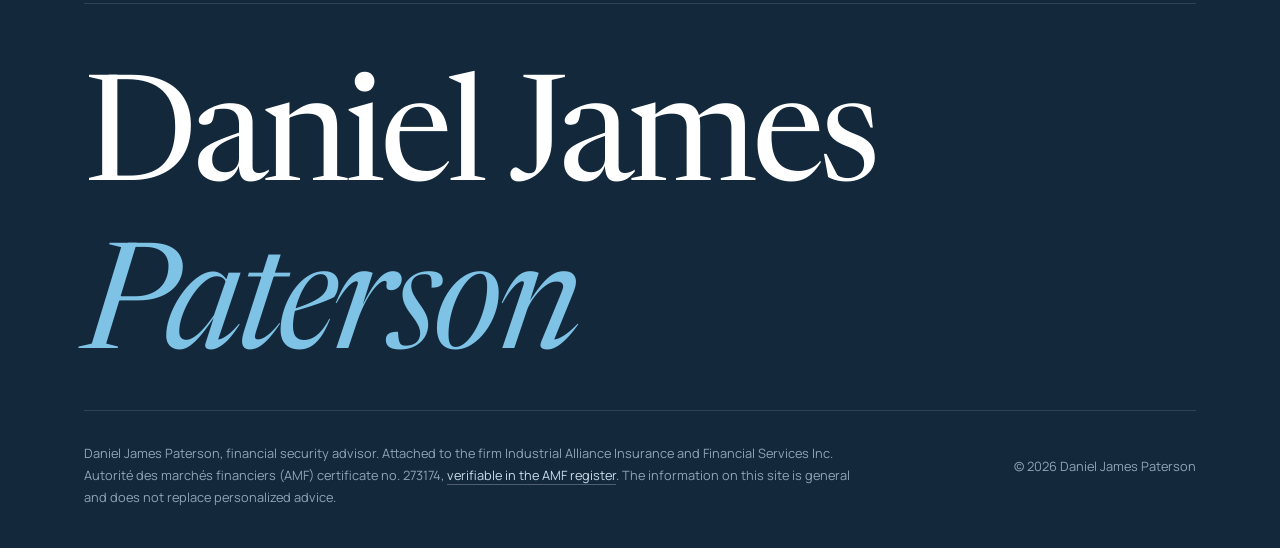
<file: confidentialite.html>
<!doctype html>
<html lang="fr" data-lang="fr" class="no-js" data-title-fr="Confidentialité | Daniel James Paterson" data-title-en="Privacy | Daniel James Paterson">
<head>
<meta charset="utf-8">
<meta name="viewport" content="width=device-width, initial-scale=1">
<script>(function(h){var c='js',vt=false;try{vt=sessionStorage.getItem('djp-vt')==='1';sessionStorage.removeItem('djp-vt')}catch(e){}c+=vt?' vt-in':' veiled';try{var q=new URLSearchParams(location.search),l=q.get('lang')||localStorage.getItem('djp-lang');if(l==='en'){h.setAttribute('data-lang','en');h.lang='en'}var hr=q.has('hour')?+q.get('hour'):new Date().getHours();h.setAttribute('data-hour',hr);if(hr>=20||hr<5)c+=' sky-night'}catch(e){}if(window.matchMedia&&matchMedia('(prefers-reduced-motion: reduce)').matches)c+=' reduce';h.className=c})(document.documentElement)</script>
<title>Confidentialité | Daniel James Paterson</title>
<meta name="description" content="Politique de confidentialité du site de Daniel James Paterson.">
<link rel="canonical" href="https://danieljamespaterson.vercel.app/confidentialite">
<meta property="og:type" content="website">
<meta property="og:title" content="Confidentialité | Daniel James Paterson">
<meta property="og:description" content="Politique de confidentialité du site de Daniel James Paterson.">
<meta property="og:url" content="https://danieljamespaterson.vercel.app/confidentialite">
<meta property="og:image" content="https://danieljamespaterson.vercel.app/assets/og.jpg">
<meta property="og:locale" content="fr_CA">
<meta property="og:locale:alternate" content="en_CA">
<meta name="theme-color" content="#B9DEF1">
<link rel="icon" href="/assets/favicon.svg" type="image/svg+xml">
<link rel="preconnect" href="https://fonts.googleapis.com">
<link rel="preconnect" href="https://fonts.gstatic.com" crossorigin>
<link href="https://fonts.googleapis.com/css2?family=Manrope:wght@400;500;600&family=Newsreader:ital,opsz,wght@0,6..72,400;0,6..72,500;1,6..72,400&display=swap" rel="stylesheet">
<link rel="stylesheet" href="/assets/site.css">
<script src="/assets/vendor/lenis.min.js" defer></script>
<script src="/assets/vendor/gsap.min.js" defer></script>
<script src="/assets/vendor/ScrollTrigger.min.js" defer></script>
<script src="/assets/vendor/SplitText.min.js" defer></script>
<script src="/assets/site.js" defer></script>
</head>
<body data-page="confidentialite">
<a class="skip" href="#main"><span lang="fr">Aller au contenu</span><span lang="en">Skip to content</span></a>
<header class="site-header">
  <div class="wrap nav">
    <a class="brand" href="/" data-aria-fr="Daniel James Paterson, accueil" data-aria-en="Daniel James Paterson, home" aria-label="Daniel James Paterson, accueil"><svg class="brand-mark" viewBox="0 0 40 40" aria-hidden="true"><rect x="0.75" y="0.75" width="38.5" height="38.5" fill="none" stroke="currentColor" stroke-width="1.5"/><path d="M1.5 27.5 H38.5" stroke="#7EC3E6" stroke-width="2"/><path d="M6 21 C12 18.5 17 23 23 20.5" fill="none" stroke="#7EC3E6" stroke-width="1"/><rect x="25" y="9" width="6" height="6" fill="#B8452C"/></svg><span class="brand-name">Daniel James Paterson<small><span lang="fr">Conseiller en sécurité financière</span><span lang="en">Financial security advisor</span></small></span></a>
    <nav aria-label="Principale"><ul class="nav-links"><li><a href="/"><span lang="fr">Accueil</span><span lang="en">Home</span></a></li><li><a href="/#services"><span lang="fr">Services</span><span lang="en">Services</span></a></li><li><a href="/#demarche"><span lang="fr">Démarche</span><span lang="en">Approach</span></a></li><li><a href="/a-propos"><span lang="fr">À propos</span><span lang="en">About</span></a></li><li><a href="/contact"><span lang="fr">Contact</span><span lang="en">Contact</span></a></li></ul></nav>
    <div class="nav-tools">
      <div class="lang-toggle" role="group" aria-label="Langue / Language"><button type="button" data-l="fr" class="on" aria-pressed="true">FR</button><button type="button" data-l="en" aria-pressed="false">EN</button></div>
      <a class="btn btn--primary nav-cta" href="/contact" data-booking><span lang="fr">Réserver un moment</span><span lang="en">Book a time</span></a>
      <button class="burger" type="button" aria-label="Menu" aria-expanded="false" aria-controls="mobile-menu"><span></span><span></span><span></span></button>
    </div>
  </div>
</header>
<div class="mobile-menu" id="mobile-menu" data-lenis-prevent>
  <ul><li><a href="/"><span lang="fr">Accueil</span><span lang="en">Home</span></a></li><li><a href="/#services"><span lang="fr">Services</span><span lang="en">Services</span></a></li><li><a href="/#demarche"><span lang="fr">Démarche</span><span lang="en">Approach</span></a></li><li><a href="/a-propos"><span lang="fr">À propos</span><span lang="en">About</span></a></li><li><a href="/contact"><span lang="fr">Contact</span><span lang="en">Contact</span></a></li></ul>
  <a class="btn btn--primary" href="/contact" data-booking><span lang="fr">Réserver un moment</span><span lang="en">Book a time</span> <svg viewBox="0 0 20 20" fill="none" aria-hidden="true"><path d="M3 10h13M11 5l5 5-5 5" stroke="currentColor" stroke-width="1.5"/></svg></a>
</div>

<main id="main">
  <section class="page-hero">
    <div class="wrap">
      <p class="eyebrow"><span lang="fr">Loi 25</span><span lang="en">Law 25</span></p>
      <h1 data-split><span lang="fr">Confidentialité</span><span lang="en">Privacy</span></h1>
    </div>
  </section>
  <section class="section section--white">
    <div class="wrap prose">
      <div lang="fr">
        <h2>Renseignements recueillis</h2>
        <p>Ce site ne comporte aucun formulaire. La prise de rendez-vous se fait dans le calendrier Microsoft Bookings de Daniel, qui recueille votre nom, votre courriel et, si vous le donnez, votre téléphone, uniquement pour organiser la rencontre. Les soumissions auto et habitation se font sur le site d'iA Assurance auto et habitation, selon sa propre politique de confidentialité.</p>
        <h2>Fournisseurs</h2>
        <p>Les polices de caractères sont servies par Google Fonts. Les scripts d'animation sont hébergés sur ce site, aucun autre service tiers ne reçoit votre adresse IP à la consultation. </p>
        <h2>Vos droits</h2>
        <p>Vous pouvez demander l'accès, la rectification ou la suppression de vos renseignements en écrivant à Daniel à <a href="mailto:danieljames.paterson@agc.ia.ca">danieljames.paterson@agc.ia.ca</a>.</p>
      </div>
      <div lang="en">
        <h2>Information collected</h2>
        <p>This site has no form. Bookings go through Daniel's Microsoft Bookings calendar, which collects your name, email and, if you provide it, your phone number, only to organize the meeting. Car and home quotes are done on iA Auto and Home Insurance's site, under its own privacy policy.</p>
        <h2>Providers</h2>
        <p>Fonts are served by Google Fonts. Animation scripts are hosted on this site, so no other third party receives your IP address when you browse. </p>
        <h2>Your rights</h2>
        <p>You may request access to, correction or deletion of your information by writing to Daniel at <a href="mailto:danieljames.paterson@agc.ia.ca">danieljames.paterson@agc.ia.ca</a>.</p>
      </div>
    </div>
  </section>
</main>
<footer class="footer">
  <div class="wrap">
    <div class="footer-grid">
      <div>
        <a class="brand" href="/"><svg class="brand-mark" viewBox="0 0 40 40" aria-hidden="true"><rect x="0.75" y="0.75" width="38.5" height="38.5" fill="none" stroke="currentColor" stroke-width="1.5"/><path d="M1.5 27.5 H38.5" stroke="#7EC3E6" stroke-width="2"/><path d="M6 21 C12 18.5 17 23 23 20.5" fill="none" stroke="#7EC3E6" stroke-width="1"/><rect x="25" y="9" width="6" height="6" fill="#B8452C"/></svg><span class="brand-name">Daniel James Paterson<small><span lang="fr">Conseiller en sécurité financière</span><span lang="en">Financial security advisor</span></small></span></a>
        <p style="margin-top:1.4rem;max-width:26em"><span lang="fr">Des protections et des stratégies financières expliquées simplement, choisies pour votre situation.</span><span lang="en">Protection and financial strategies explained plainly, chosen for your situation.</span></p>
        <ul class="footer-contact">
          <li><a href="tel:+15147950381">514 795-0381</a></li>
          <li><a href="mailto:danieljames.paterson@agc.ia.ca">danieljames.paterson@agc.ia.ca</a></li>
        </ul>
      </div>
      <div>
        <h4>Services</h4>
        <ul><li><a href="/assurance-vie"><span lang="fr">Assurance vie</span><span lang="en">Life insurance</span></a></li><li><a href="/assurance-invalidite-maladies-graves"><span lang="fr">Invalidité et maladies graves</span><span lang="en">Disability and critical illness</span></a></li><li><a href="/epargne-retraite"><span lang="fr">Épargne et retraite</span><span lang="en">Savings and retirement</span></a></li><li><a href="/entrepreneurs"><span lang="fr">Entrepreneurs</span><span lang="en">Business owners</span></a></li><li><a href="/protection-hypothecaire"><span lang="fr">Protection hypothécaire</span><span lang="en">Mortgage protection</span></a></li><li><a href="/assurance-auto"><span lang="fr">Assurance auto</span><span lang="en">Car insurance</span></a></li><li><a href="/assurance-habitation"><span lang="fr">Assurance habitation</span><span lang="en">Home insurance</span></a></li></ul>
      </div>
      <div>
        <h4><span lang="fr">Navigation</span><span lang="en">Navigation</span></h4>
        <ul>
          <li><a href="/"><span lang="fr">Accueil</span><span lang="en">Home</span></a></li>
          <li><a href="/#demarche"><span lang="fr">Démarche</span><span lang="en">Approach</span></a></li>
          <li><a href="/profil"><span lang="fr">Profil en 60 secondes</span><span lang="en">60-second profile</span></a></li>
          <li><a href="/a-propos"><span lang="fr">À propos</span><span lang="en">About</span></a></li>
          <li><a href="/contact"><span lang="fr">Contact</span><span lang="en">Contact</span></a></li>
          <li><a href="https://bookings.cloud.microsoft/bookwithme/user/1d5a7ad95edf4c28bd1fdcfe008be4d1%40agc.ia.ca?anonymous&ismsaljsauthenabled" target="_blank" rel="noopener"><span lang="fr">Réserver un moment</span><span lang="en">Book a time</span></a></li>
          <li><a href="/confidentialite"><span lang="fr">Confidentialité</span><span lang="en">Privacy</span></a></li>
        </ul>
      </div>
    </div>
    <div class="footer-giant" aria-hidden="true"><span class="line-mask"><span>Daniel James</span></span><span class="line-mask"><span><em>Paterson</em></span></span></div>
    <div class="footer-legal">
      <p><span lang="fr">Daniel James Paterson, conseiller en sécurité financière. Rattaché au cabinet Industrielle Alliance, Assurance et services financiers inc. Certificat de l'Autorité des marchés financiers (AMF) no 273174, <a href="https://lautorite.qc.ca/grand-public/registres/registre-des-entreprises-et-des-individus-autorises-a-exercer" target="_blank" rel="noopener">vérifiable au registre de l'AMF</a>. Les informations de ce site sont générales et ne remplacent pas un conseil personnalisé.</span><span lang="en">Daniel James Paterson, financial security advisor. Attached to the firm Industrial Alliance Insurance and Financial Services Inc. Autorité des marchés financiers (AMF) certificate no. 273174, <a href="https://lautorite.qc.ca/en/general-public/registers/register-of-firms-and-individuals-authorized-to-practise" target="_blank" rel="noopener">verifiable in the AMF register</a>. The information on this site is general and does not replace personalized advice.</span></p>
      <p>© <span data-year></span> Daniel James Paterson</p>
    </div>
  </div>
</footer>
</body>
</html>
</file>
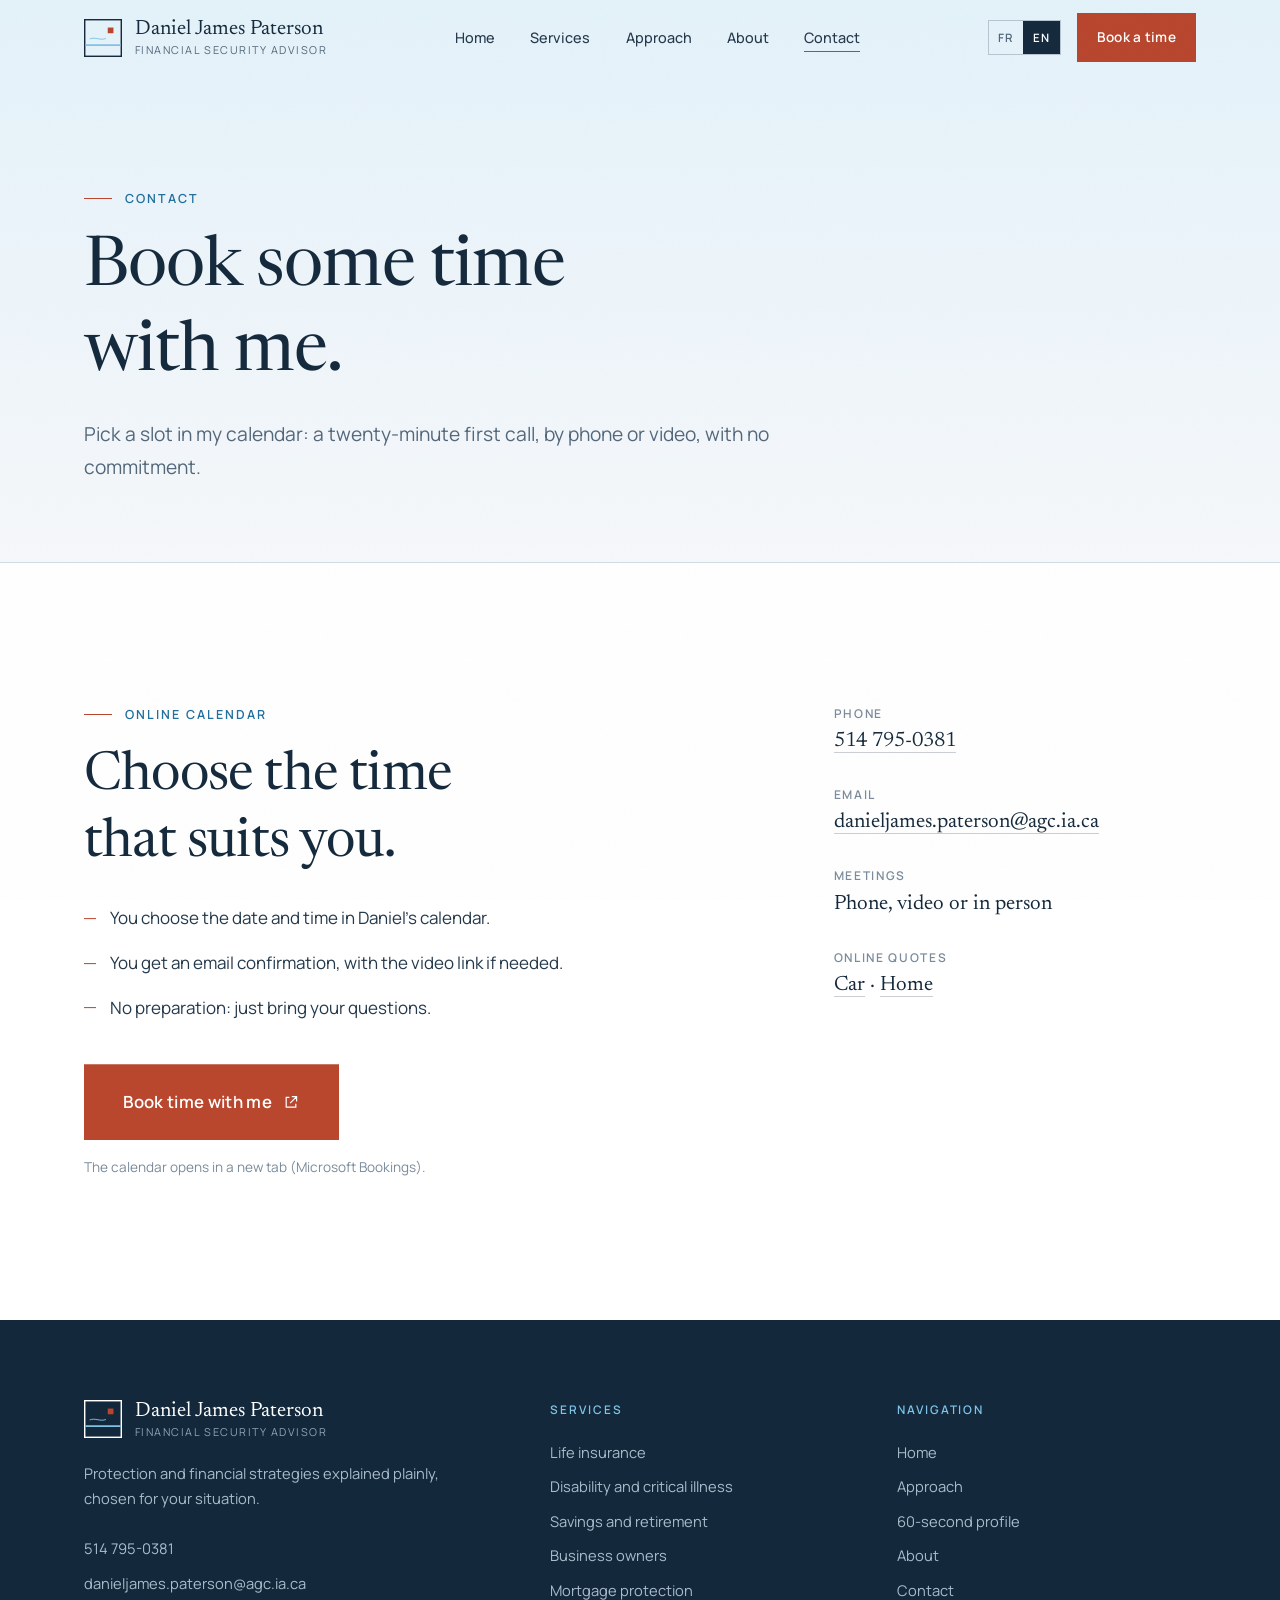
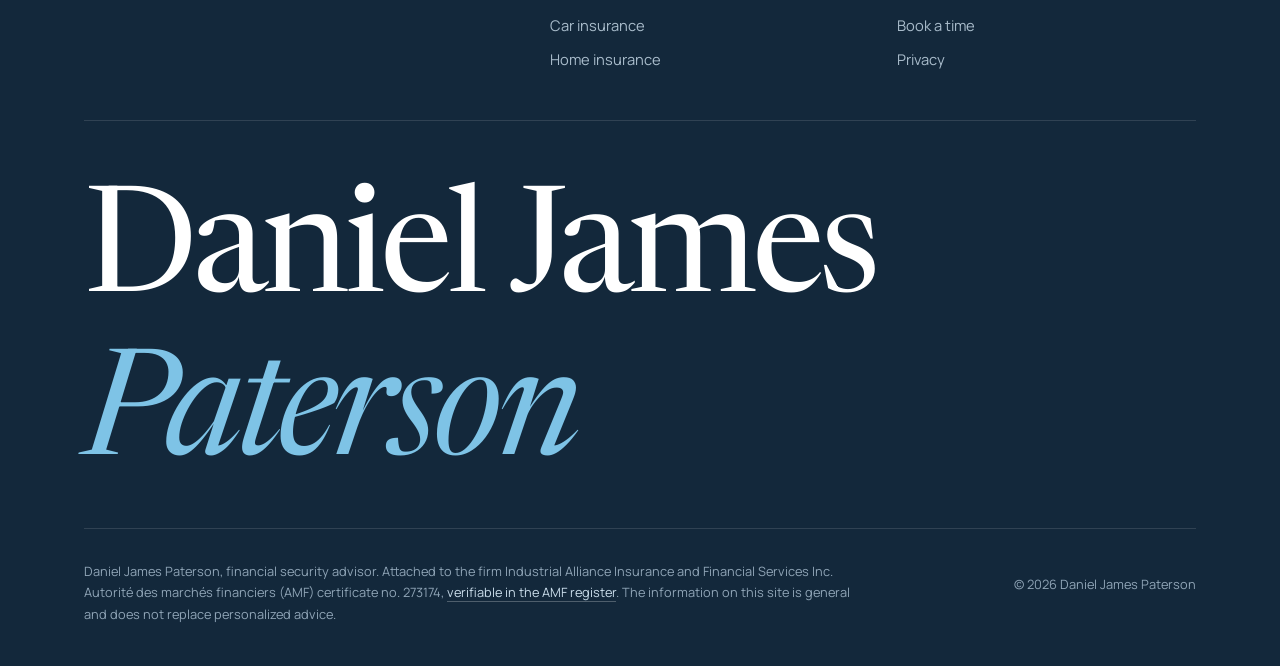
<file: contact.html>
<!doctype html>
<html lang="fr" data-lang="fr" class="no-js" data-title-fr="Réserver un moment | Daniel James Paterson" data-title-en="Book a time | Daniel James Paterson">
<head>
<meta charset="utf-8">
<meta name="viewport" content="width=device-width, initial-scale=1">
<script>(function(h){var c='js',vt=false;try{vt=sessionStorage.getItem('djp-vt')==='1';sessionStorage.removeItem('djp-vt')}catch(e){}c+=vt?' vt-in':' veiled';try{var q=new URLSearchParams(location.search),l=q.get('lang')||localStorage.getItem('djp-lang');if(l==='en'){h.setAttribute('data-lang','en');h.lang='en'}var hr=q.has('hour')?+q.get('hour'):new Date().getHours();h.setAttribute('data-hour',hr);if(hr>=20||hr<5)c+=' sky-night'}catch(e){}if(window.matchMedia&&matchMedia('(prefers-reduced-motion: reduce)').matches)c+=' reduce';h.className=c})(document.documentElement)</script>
<title>Réserver un moment | Daniel James Paterson</title>
<meta name="description" content="Écrivez à Daniel James Paterson ou prenez rendez-vous pour un premier appel sans engagement.">
<link rel="canonical" href="https://danieljamespaterson.vercel.app/contact">
<meta property="og:type" content="website">
<meta property="og:title" content="Contact | Daniel James Paterson">
<meta property="og:description" content="Écrivez à Daniel James Paterson ou prenez rendez-vous pour un premier appel sans engagement.">
<meta property="og:url" content="https://danieljamespaterson.vercel.app/contact">
<meta property="og:image" content="https://danieljamespaterson.vercel.app/assets/og.jpg">
<meta property="og:locale" content="fr_CA">
<meta property="og:locale:alternate" content="en_CA">
<meta name="theme-color" content="#B9DEF1">
<link rel="icon" href="/assets/favicon.svg" type="image/svg+xml">
<link rel="preconnect" href="https://fonts.googleapis.com">
<link rel="preconnect" href="https://fonts.gstatic.com" crossorigin>
<link href="https://fonts.googleapis.com/css2?family=Manrope:wght@400;500;600&family=Newsreader:ital,opsz,wght@0,6..72,400;0,6..72,500;1,6..72,400&display=swap" rel="stylesheet">
<link rel="stylesheet" href="/assets/site.css">
<script src="/assets/vendor/lenis.min.js" defer></script>
<script src="/assets/vendor/gsap.min.js" defer></script>
<script src="/assets/vendor/ScrollTrigger.min.js" defer></script>
<script src="/assets/vendor/SplitText.min.js" defer></script>
<script src="/assets/site.js" defer></script>
</head>
<body data-page="contact">
<a class="skip" href="#main"><span lang="fr">Aller au contenu</span><span lang="en">Skip to content</span></a>
<header class="site-header">
  <div class="wrap nav">
    <a class="brand" href="/" data-aria-fr="Daniel James Paterson, accueil" data-aria-en="Daniel James Paterson, home" aria-label="Daniel James Paterson, accueil"><svg class="brand-mark" viewBox="0 0 40 40" aria-hidden="true"><rect x="0.75" y="0.75" width="38.5" height="38.5" fill="none" stroke="currentColor" stroke-width="1.5"/><path d="M1.5 27.5 H38.5" stroke="#7EC3E6" stroke-width="2"/><path d="M6 21 C12 18.5 17 23 23 20.5" fill="none" stroke="#7EC3E6" stroke-width="1"/><rect x="25" y="9" width="6" height="6" fill="#B8452C"/></svg><span class="brand-name">Daniel James Paterson<small><span lang="fr">Conseiller en sécurité financière</span><span lang="en">Financial security advisor</span></small></span></a>
    <nav aria-label="Principale"><ul class="nav-links"><li><a href="/"><span lang="fr">Accueil</span><span lang="en">Home</span></a></li><li><a href="/#services"><span lang="fr">Services</span><span lang="en">Services</span></a></li><li><a href="/#demarche"><span lang="fr">Démarche</span><span lang="en">Approach</span></a></li><li><a href="/a-propos"><span lang="fr">À propos</span><span lang="en">About</span></a></li><li><a href="/contact" aria-current="page"><span lang="fr">Contact</span><span lang="en">Contact</span></a></li></ul></nav>
    <div class="nav-tools">
      <div class="lang-toggle" role="group" aria-label="Langue / Language"><button type="button" data-l="fr" class="on" aria-pressed="true">FR</button><button type="button" data-l="en" aria-pressed="false">EN</button></div>
      <a class="btn btn--primary nav-cta" href="/contact" data-booking><span lang="fr">Réserver un moment</span><span lang="en">Book a time</span></a>
      <button class="burger" type="button" aria-label="Menu" aria-expanded="false" aria-controls="mobile-menu"><span></span><span></span><span></span></button>
    </div>
  </div>
</header>
<div class="mobile-menu" id="mobile-menu" data-lenis-prevent>
  <ul><li><a href="/"><span lang="fr">Accueil</span><span lang="en">Home</span></a></li><li><a href="/#services"><span lang="fr">Services</span><span lang="en">Services</span></a></li><li><a href="/#demarche"><span lang="fr">Démarche</span><span lang="en">Approach</span></a></li><li><a href="/a-propos"><span lang="fr">À propos</span><span lang="en">About</span></a></li><li><a href="/contact"><span lang="fr">Contact</span><span lang="en">Contact</span></a></li></ul>
  <a class="btn btn--primary" href="/contact" data-booking><span lang="fr">Réserver un moment</span><span lang="en">Book a time</span> <svg viewBox="0 0 20 20" fill="none" aria-hidden="true"><path d="M3 10h13M11 5l5 5-5 5" stroke="currentColor" stroke-width="1.5"/></svg></a>
</div>

<main id="main">
  <section class="page-hero">
    <div class="wrap">
      <p class="eyebrow">Contact</p>
      <h1 data-split><span lang="fr">Réservez un moment<br>avec moi.</span><span lang="en">Book some time<br>with me.</span></h1>
      <p class="lede" data-reveal><span lang="fr">Choisissez une plage dans mon calendrier : un premier appel de vingt minutes, au téléphone ou en vidéo, sans engagement.</span><span lang="en">Pick a slot in my calendar: a twenty-minute first call, by phone or video, with no commitment.</span></p>
    </div>
  </section>
  <section class="section section--white">
    <div class="wrap contact-grid">
      <div class="book">
        <p class="eyebrow" data-reveal><span lang="fr">Calendrier en ligne</span><span lang="en">Online calendar</span></p>
        <h2 data-split><span lang="fr">Choisissez le moment<br>qui vous convient.</span><span lang="en">Choose the time<br>that suits you.</span></h2>
        <ul class="book-list" data-reveal>
          <li><span lang="fr">Vous choisissez la date et l'heure dans le calendrier de Daniel.</span><span lang="en">You choose the date and time in Daniel's calendar.</span></li>
          <li><span lang="fr">Vous recevez une confirmation par courriel, avec le lien vidéo s'il y a lieu.</span><span lang="en">You get an email confirmation, with the video link if needed.</span></li>
          <li><span lang="fr">Aucune préparation : apportez seulement vos questions.</span><span lang="en">No preparation: just bring your questions.</span></li>
        </ul>
        <div class="hero-actions" data-reveal><a class="btn btn--primary btn--xl" href="https://bookings.cloud.microsoft/bookwithme/user/1d5a7ad95edf4c28bd1fdcfe008be4d1%40agc.ia.ca?anonymous&ismsaljsauthenabled" target="_blank" rel="noopener" data-magnetic><span><span lang="fr">Réserver un moment avec moi</span><span lang="en">Book time with me</span></span><svg viewBox="0 0 20 20" fill="none" aria-hidden="true"><path d="M8 4H4v12h12v-4M11 3h6v6M17 3l-8 8" stroke="currentColor" stroke-width="1.5"/></svg></a></div>
        <p class="book-note" data-reveal><span lang="fr">Le calendrier s'ouvre dans un nouvel onglet (Microsoft Bookings).</span><span lang="en">The calendar opens in a new tab (Microsoft Bookings).</span></p>
      </div>
      <aside class="contact-aside" data-reveal>
        <dl>
          <div><dt><span lang="fr">Téléphone</span><span lang="en">Phone</span></dt><dd><a href="tel:+15147950381">514 795-0381</a></dd></div>
          <div><dt><span lang="fr">Courriel</span><span lang="en">Email</span></dt><dd><a href="mailto:danieljames.paterson@agc.ia.ca">danieljames.paterson@agc.ia.ca</a></dd></div>
          <div><dt><span lang="fr">Rencontres</span><span lang="en">Meetings</span></dt><dd><span lang="fr">Téléphone, vidéo ou en personne</span><span lang="en">Phone, video or in person</span></dd></div>
          <div><dt><span lang="fr">Soumissions en ligne</span><span lang="en">Online quotes</span></dt><dd><a href="/assurance-auto"><span lang="fr">Auto</span><span lang="en">Car</span></a> · <a href="/assurance-habitation"><span lang="fr">Habitation</span><span lang="en">Home</span></a></dd></div>
        </dl>
      </aside>
    </div>
  </section>
</main>
<footer class="footer">
  <div class="wrap">
    <div class="footer-grid">
      <div>
        <a class="brand" href="/"><svg class="brand-mark" viewBox="0 0 40 40" aria-hidden="true"><rect x="0.75" y="0.75" width="38.5" height="38.5" fill="none" stroke="currentColor" stroke-width="1.5"/><path d="M1.5 27.5 H38.5" stroke="#7EC3E6" stroke-width="2"/><path d="M6 21 C12 18.5 17 23 23 20.5" fill="none" stroke="#7EC3E6" stroke-width="1"/><rect x="25" y="9" width="6" height="6" fill="#B8452C"/></svg><span class="brand-name">Daniel James Paterson<small><span lang="fr">Conseiller en sécurité financière</span><span lang="en">Financial security advisor</span></small></span></a>
        <p style="margin-top:1.4rem;max-width:26em"><span lang="fr">Des protections et des stratégies financières expliquées simplement, choisies pour votre situation.</span><span lang="en">Protection and financial strategies explained plainly, chosen for your situation.</span></p>
        <ul class="footer-contact">
          <li><a href="tel:+15147950381">514 795-0381</a></li>
          <li><a href="mailto:danieljames.paterson@agc.ia.ca">danieljames.paterson@agc.ia.ca</a></li>
        </ul>
      </div>
      <div>
        <h4>Services</h4>
        <ul><li><a href="/assurance-vie"><span lang="fr">Assurance vie</span><span lang="en">Life insurance</span></a></li><li><a href="/assurance-invalidite-maladies-graves"><span lang="fr">Invalidité et maladies graves</span><span lang="en">Disability and critical illness</span></a></li><li><a href="/epargne-retraite"><span lang="fr">Épargne et retraite</span><span lang="en">Savings and retirement</span></a></li><li><a href="/entrepreneurs"><span lang="fr">Entrepreneurs</span><span lang="en">Business owners</span></a></li><li><a href="/protection-hypothecaire"><span lang="fr">Protection hypothécaire</span><span lang="en">Mortgage protection</span></a></li><li><a href="/assurance-auto"><span lang="fr">Assurance auto</span><span lang="en">Car insurance</span></a></li><li><a href="/assurance-habitation"><span lang="fr">Assurance habitation</span><span lang="en">Home insurance</span></a></li></ul>
      </div>
      <div>
        <h4><span lang="fr">Navigation</span><span lang="en">Navigation</span></h4>
        <ul>
          <li><a href="/"><span lang="fr">Accueil</span><span lang="en">Home</span></a></li>
          <li><a href="/#demarche"><span lang="fr">Démarche</span><span lang="en">Approach</span></a></li>
          <li><a href="/profil"><span lang="fr">Profil en 60 secondes</span><span lang="en">60-second profile</span></a></li>
          <li><a href="/a-propos"><span lang="fr">À propos</span><span lang="en">About</span></a></li>
          <li><a href="/contact"><span lang="fr">Contact</span><span lang="en">Contact</span></a></li>
          <li><a href="https://bookings.cloud.microsoft/bookwithme/user/1d5a7ad95edf4c28bd1fdcfe008be4d1%40agc.ia.ca?anonymous&ismsaljsauthenabled" target="_blank" rel="noopener"><span lang="fr">Réserver un moment</span><span lang="en">Book a time</span></a></li>
          <li><a href="/confidentialite"><span lang="fr">Confidentialité</span><span lang="en">Privacy</span></a></li>
        </ul>
      </div>
    </div>
    <div class="footer-giant" aria-hidden="true"><span class="line-mask"><span>Daniel James</span></span><span class="line-mask"><span><em>Paterson</em></span></span></div>
    <div class="footer-legal">
      <p><span lang="fr">Daniel James Paterson, conseiller en sécurité financière. Rattaché au cabinet Industrielle Alliance, Assurance et services financiers inc. Certificat de l'Autorité des marchés financiers (AMF) no 273174, <a href="https://lautorite.qc.ca/grand-public/registres/registre-des-entreprises-et-des-individus-autorises-a-exercer" target="_blank" rel="noopener">vérifiable au registre de l'AMF</a>. Les informations de ce site sont générales et ne remplacent pas un conseil personnalisé.</span><span lang="en">Daniel James Paterson, financial security advisor. Attached to the firm Industrial Alliance Insurance and Financial Services Inc. Autorité des marchés financiers (AMF) certificate no. 273174, <a href="https://lautorite.qc.ca/en/general-public/registers/register-of-firms-and-individuals-authorized-to-practise" target="_blank" rel="noopener">verifiable in the AMF register</a>. The information on this site is general and does not replace personalized advice.</span></p>
      <p>© <span data-year></span> Daniel James Paterson</p>
    </div>
  </div>
</footer>
</body>
</html>
</file>
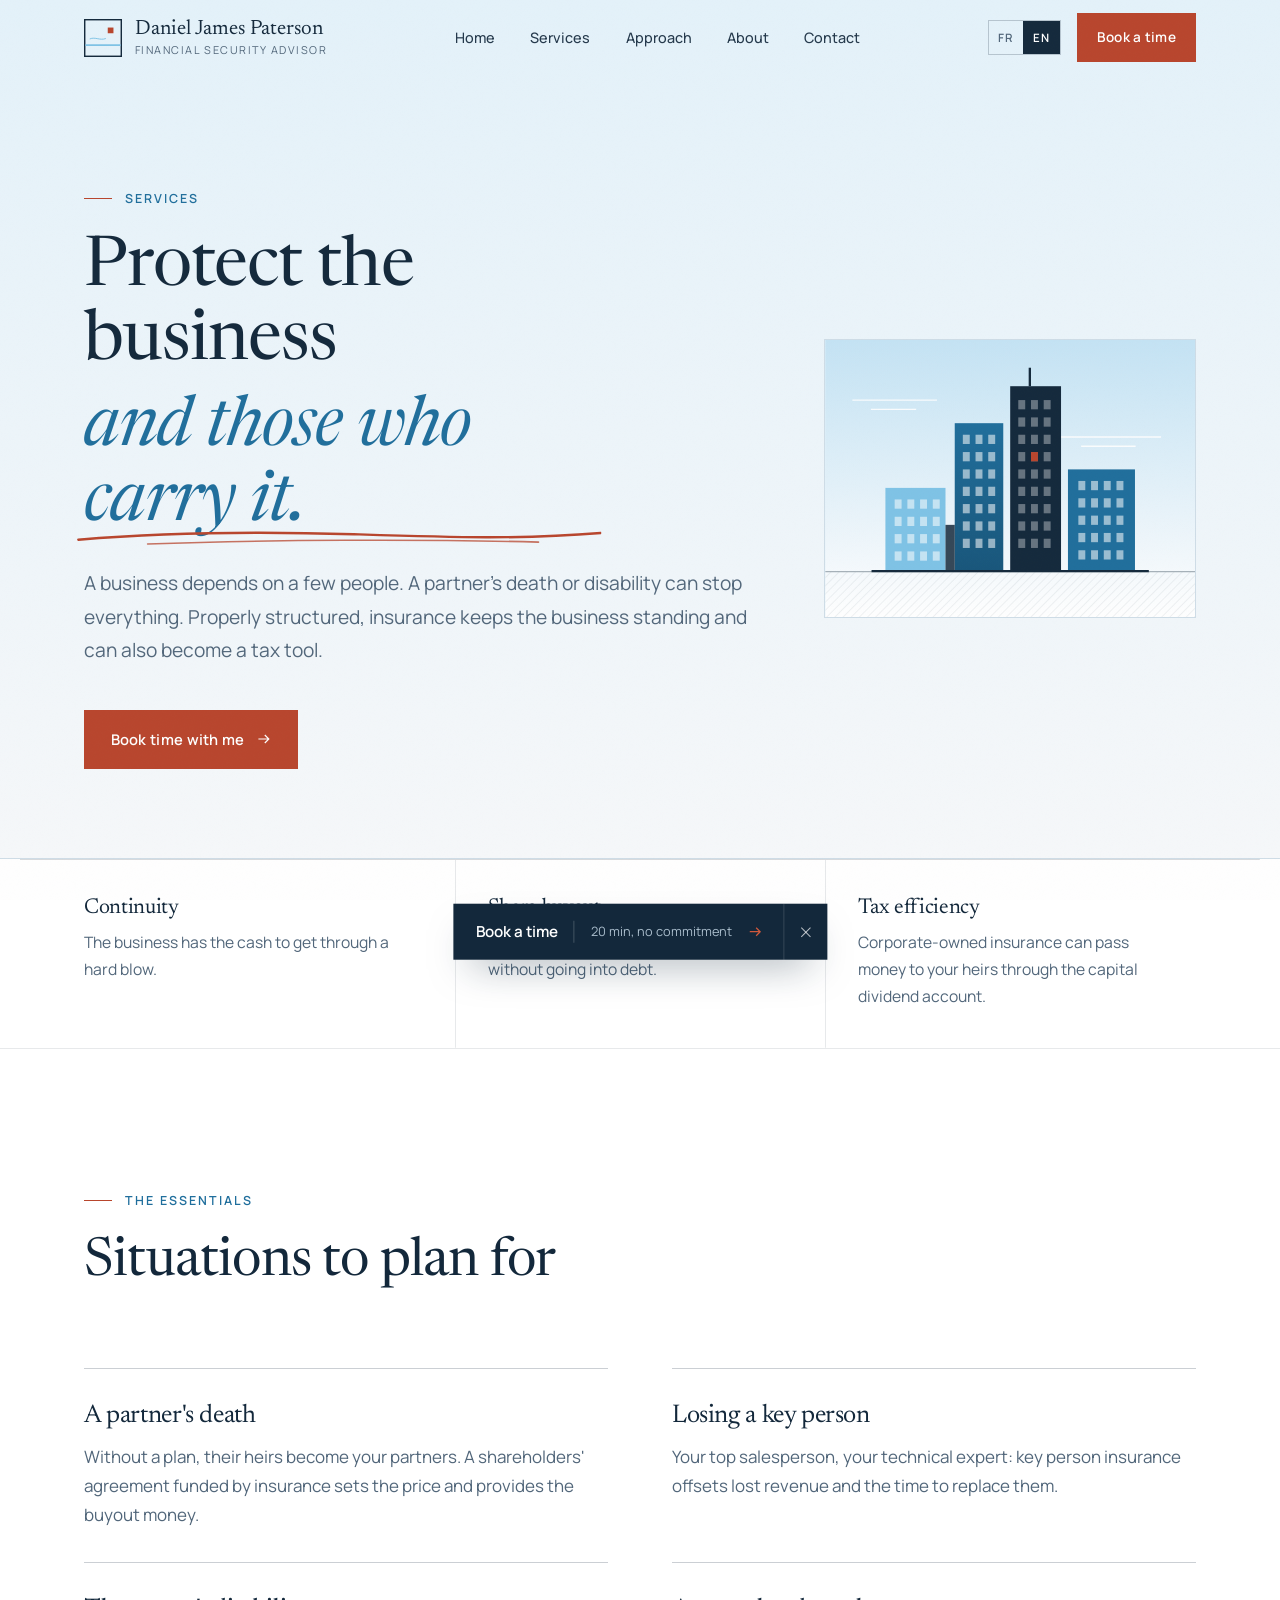
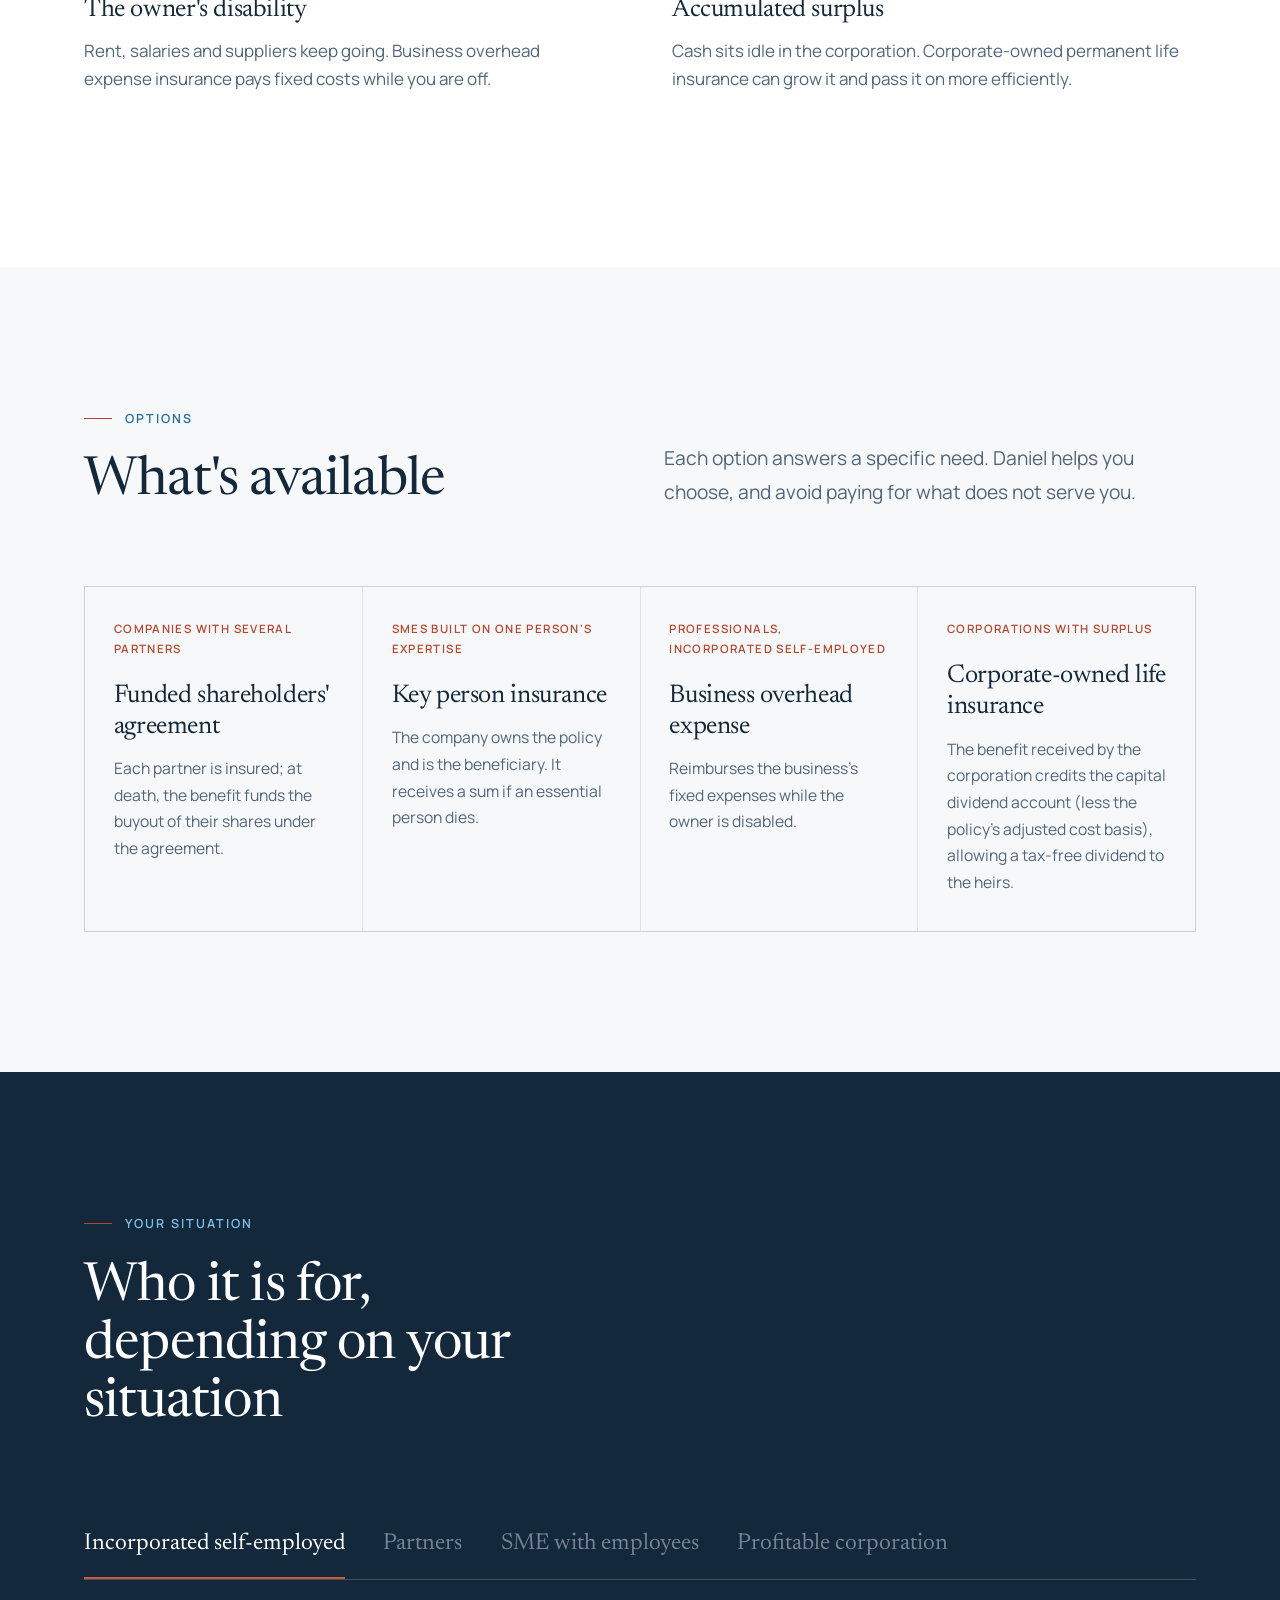
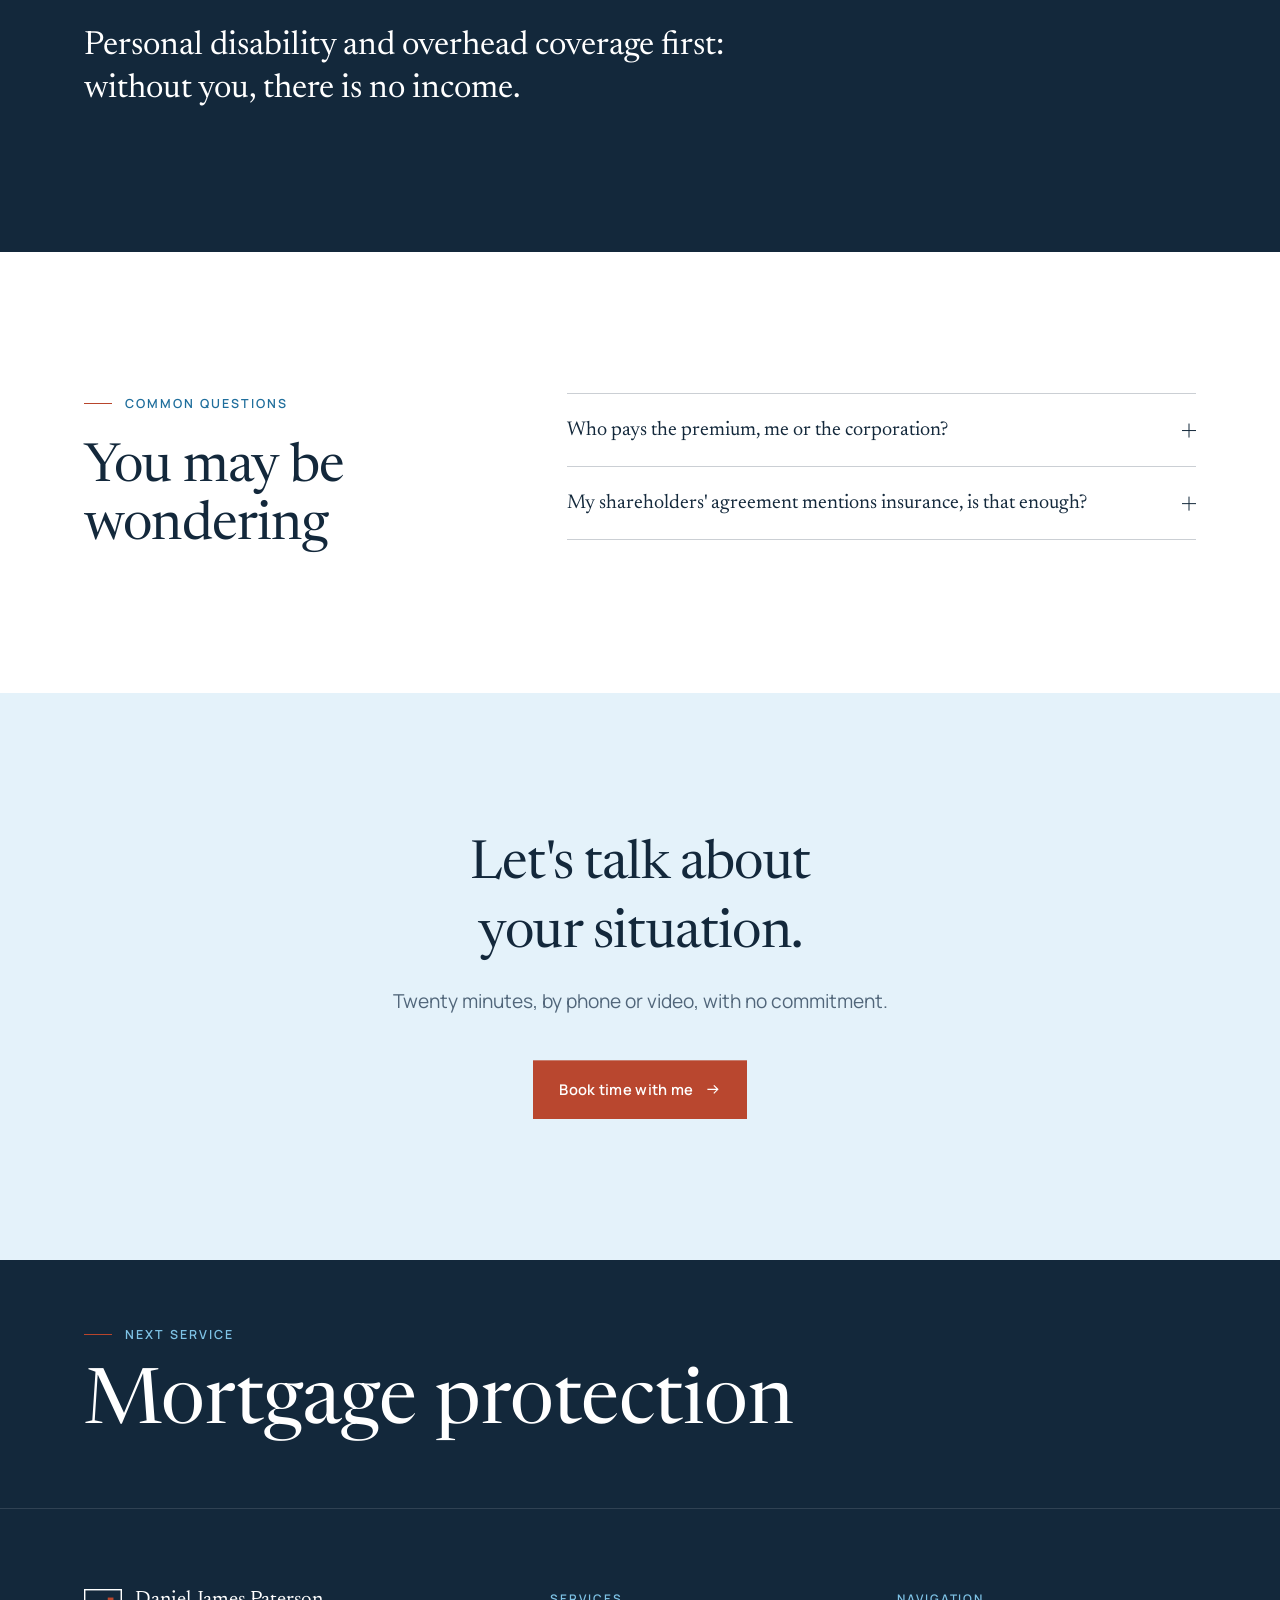
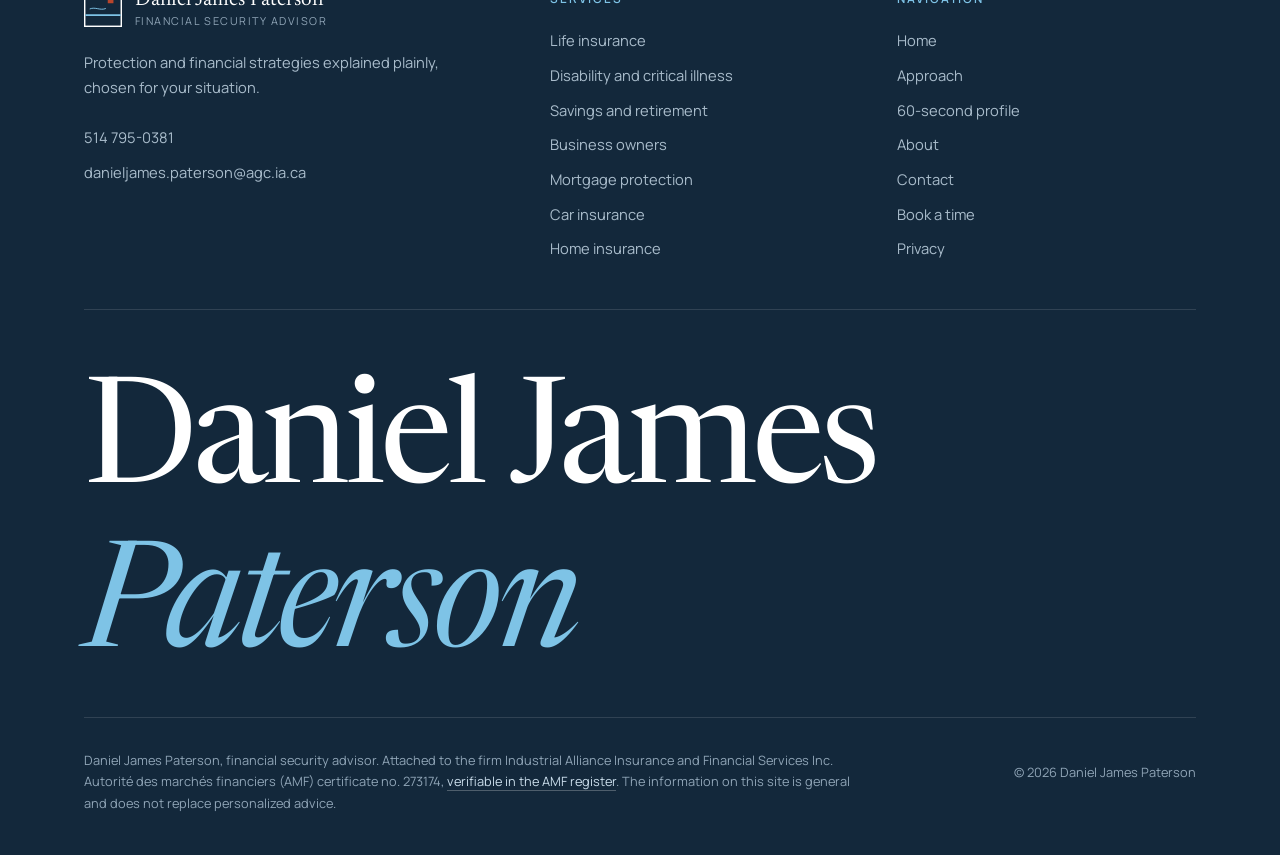
<file: entrepreneurs.html>
<!doctype html>
<html lang="fr" data-lang="fr" class="no-js" data-title-fr="Entrepreneurs | Daniel James Paterson" data-title-en="Business owners | Daniel James Paterson">
<head>
<meta charset="utf-8">
<meta name="viewport" content="width=device-width, initial-scale=1">
<script>(function(h){var c='js',vt=false;try{vt=sessionStorage.getItem('djp-vt')==='1';sessionStorage.removeItem('djp-vt')}catch(e){}c+=vt?' vt-in':' veiled';try{var q=new URLSearchParams(location.search),l=q.get('lang')||localStorage.getItem('djp-lang');if(l==='en'){h.setAttribute('data-lang','en');h.lang='en'}var hr=q.has('hour')?+q.get('hour'):new Date().getHours();h.setAttribute('data-hour',hr);if(hr>=20||hr<5)c+=' sky-night'}catch(e){}if(window.matchMedia&&matchMedia('(prefers-reduced-motion: reduce)').matches)c+=' reduce';h.className=c})(document.documentElement)</script>
<title>Entrepreneurs | Daniel James Paterson</title>
<meta name="description" content="Une entreprise dépend de quelques personnes. Le décès ou l'invalidité d'un associé peut tout arrêter. L'assurance, bien structurée, garde l'entreprise debout et peut aussi devenir un outil fiscal.">
<link rel="canonical" href="https://danieljamespaterson.vercel.app/entrepreneurs">
<meta property="og:type" content="website">
<meta property="og:title" content="Entrepreneurs | Daniel James Paterson">
<meta property="og:description" content="Une entreprise dépend de quelques personnes. Le décès ou l'invalidité d'un associé peut tout arrêter. L'assurance, bien structurée, garde l'entreprise debout et peut aussi devenir un outil fiscal.">
<meta property="og:url" content="https://danieljamespaterson.vercel.app/entrepreneurs">
<meta property="og:image" content="https://danieljamespaterson.vercel.app/assets/og.jpg">
<meta property="og:locale" content="fr_CA">
<meta property="og:locale:alternate" content="en_CA">
<meta name="theme-color" content="#B9DEF1">
<link rel="icon" href="/assets/favicon.svg" type="image/svg+xml">
<link rel="preconnect" href="https://fonts.googleapis.com">
<link rel="preconnect" href="https://fonts.gstatic.com" crossorigin>
<link href="https://fonts.googleapis.com/css2?family=Manrope:wght@400;500;600&family=Newsreader:ital,opsz,wght@0,6..72,400;0,6..72,500;1,6..72,400&display=swap" rel="stylesheet">
<link rel="stylesheet" href="/assets/site.css">
<link rel="stylesheet" href="/assets/service.css">
<script src="/assets/vendor/lenis.min.js" defer></script>
<script src="/assets/vendor/gsap.min.js" defer></script>
<script src="/assets/vendor/ScrollTrigger.min.js" defer></script>
<script src="/assets/vendor/SplitText.min.js" defer></script>
<script src="/assets/site.js" defer></script>
<script src="/assets/service.js" defer></script>
</head>
<body data-page="service" data-service="entreprise">
<a class="skip" href="#main"><span lang="fr">Aller au contenu</span><span lang="en">Skip to content</span></a>
<header class="site-header">
  <div class="wrap nav">
    <a class="brand" href="/" data-aria-fr="Daniel James Paterson, accueil" data-aria-en="Daniel James Paterson, home" aria-label="Daniel James Paterson, accueil"><svg class="brand-mark" viewBox="0 0 40 40" aria-hidden="true"><rect x="0.75" y="0.75" width="38.5" height="38.5" fill="none" stroke="currentColor" stroke-width="1.5"/><path d="M1.5 27.5 H38.5" stroke="#7EC3E6" stroke-width="2"/><path d="M6 21 C12 18.5 17 23 23 20.5" fill="none" stroke="#7EC3E6" stroke-width="1"/><rect x="25" y="9" width="6" height="6" fill="#B8452C"/></svg><span class="brand-name">Daniel James Paterson<small><span lang="fr">Conseiller en sécurité financière</span><span lang="en">Financial security advisor</span></small></span></a>
    <nav aria-label="Principale"><ul class="nav-links"><li><a href="/"><span lang="fr">Accueil</span><span lang="en">Home</span></a></li><li><a href="/#services"><span lang="fr">Services</span><span lang="en">Services</span></a></li><li><a href="/#demarche"><span lang="fr">Démarche</span><span lang="en">Approach</span></a></li><li><a href="/a-propos"><span lang="fr">À propos</span><span lang="en">About</span></a></li><li><a href="/contact"><span lang="fr">Contact</span><span lang="en">Contact</span></a></li></ul></nav>
    <div class="nav-tools">
      <div class="lang-toggle" role="group" aria-label="Langue / Language"><button type="button" data-l="fr" class="on" aria-pressed="true">FR</button><button type="button" data-l="en" aria-pressed="false">EN</button></div>
      <a class="btn btn--primary nav-cta" href="/contact" data-booking><span lang="fr">Réserver un moment</span><span lang="en">Book a time</span></a>
      <button class="burger" type="button" aria-label="Menu" aria-expanded="false" aria-controls="mobile-menu"><span></span><span></span><span></span></button>
    </div>
  </div>
</header>
<div class="mobile-menu" id="mobile-menu" data-lenis-prevent>
  <ul><li><a href="/"><span lang="fr">Accueil</span><span lang="en">Home</span></a></li><li><a href="/#services"><span lang="fr">Services</span><span lang="en">Services</span></a></li><li><a href="/#demarche"><span lang="fr">Démarche</span><span lang="en">Approach</span></a></li><li><a href="/a-propos"><span lang="fr">À propos</span><span lang="en">About</span></a></li><li><a href="/contact"><span lang="fr">Contact</span><span lang="en">Contact</span></a></li></ul>
  <a class="btn btn--primary" href="/contact" data-booking><span lang="fr">Réserver un moment</span><span lang="en">Book a time</span> <svg viewBox="0 0 20 20" fill="none" aria-hidden="true"><path d="M3 10h13M11 5l5 5-5 5" stroke="currentColor" stroke-width="1.5"/></svg></a>
</div>

<main id="main">
  <section class="page-hero s-hero">
    <div class="wrap s-hero-grid">
      <div>
        <p class="eyebrow"><a href="/#services">Services</a></p>
        <h1 data-split><span lang="fr">Protéger l'entreprise<br><em>et ceux qui la portent.</em></span><span lang="en">Protect the business<br><em>and those who carry it.</em></span></h1>
        <p class="lede" data-reveal><span lang="fr">Une entreprise dépend de quelques personnes. Le décès ou l'invalidité d'un associé peut tout arrêter. L'assurance, bien structurée, garde l'entreprise debout et peut aussi devenir un outil fiscal.</span><span lang="en">A business depends on a few people. A partner's death or disability can stop everything. Properly structured, insurance keeps the business standing and can also become a tax tool.</span></p>
        <div class="hero-actions" data-reveal><a class="btn btn--primary" href="/contact" data-booking data-magnetic><span><span lang="fr">Réserver un moment avec moi</span><span lang="en">Book time with me</span></span><svg viewBox="0 0 20 20" fill="none" aria-hidden="true"><path d="M3 10h13M11 5l5 5-5 5" stroke="currentColor" stroke-width="1.5"/></svg></a></div>
      </div>
      <div class="s-hero-ill wipe" aria-hidden="true"><svg class="ill" viewBox="0 0 320 240" xmlns="http://www.w3.org/2000/svg" aria-hidden="true" focusable="false">
<defs>
<linearGradient id="sky-hero-entreprise" x1="0" y1="0" x2="0" y2="1"><stop offset="0" stop-color="#C4E3F4"/><stop offset=".72" stop-color="#EEF6FB"/><stop offset="1" stop-color="#FFFFFF"/></linearGradient>
<linearGradient id="deep-hero-entreprise" x1="0" y1="0" x2="0" y2="1"><stop offset="0" stop-color="#1F6E9C"/><stop offset="1" stop-color="#17557A"/></linearGradient>
<pattern id="hatch-hero-entreprise" width="5" height="5" patternUnits="userSpaceOnUse" patternTransform="rotate(45)"><line x1="0" y1="0" x2="0" y2="5" stroke="#13283B" stroke-width=".7" stroke-opacity=".28"/></pattern>
</defs>
<rect width="320" height="240" fill="url(#sky-hero-entreprise)"/>
<g data-depth=".35" stroke="#FFFFFF" stroke-width="1.2" stroke-linecap="square" opacity=".9">
<line x1="24" y1="52" x2="96" y2="52"/><line x1="40" y1="60" x2="78" y2="60"/><line x1="196" y1="84" x2="290" y2="84"/><line x1="222" y1="92" x2="268" y2="92"/>
</g>

<line x1="0" y1="200.5" x2="320" y2="200.5" stroke="#13283B" stroke-opacity=".35"/>
<rect x="0" y="201" width="320" height="39" fill="url(#hatch-hero-entreprise)" opacity=".55"/>
<g data-depth="1">
<rect x="52" y="128" width="52" height="72" fill="#7EC3E6"/><rect x="60" y="138" width="6" height="8" fill="#FFFFFF" fill-opacity="0.55"/><rect x="60" y="153" width="6" height="8" fill="#FFFFFF" fill-opacity="0.55"/><rect x="60" y="168" width="6" height="8" fill="#FFFFFF" fill-opacity="0.55"/><rect x="60" y="183" width="6" height="8" fill="#FFFFFF" fill-opacity="0.55"/><rect x="71" y="138" width="6" height="8" fill="#FFFFFF" fill-opacity="0.55"/><rect x="71" y="153" width="6" height="8" fill="#FFFFFF" fill-opacity="0.55"/><rect x="71" y="168" width="6" height="8" fill="#FFFFFF" fill-opacity="0.55"/><rect x="71" y="183" width="6" height="8" fill="#FFFFFF" fill-opacity="0.55"/><rect x="82" y="138" width="6" height="8" fill="#FFFFFF" fill-opacity="0.55"/><rect x="82" y="153" width="6" height="8" fill="#FFFFFF" fill-opacity="0.55"/><rect x="82" y="168" width="6" height="8" fill="#FFFFFF" fill-opacity="0.55"/><rect x="82" y="183" width="6" height="8" fill="#FFFFFF" fill-opacity="0.55"/><rect x="93" y="138" width="6" height="8" fill="#FFFFFF" fill-opacity="0.55"/><rect x="93" y="153" width="6" height="8" fill="#FFFFFF" fill-opacity="0.55"/><rect x="93" y="168" width="6" height="8" fill="#FFFFFF" fill-opacity="0.55"/><rect x="93" y="183" width="6" height="8" fill="#FFFFFF" fill-opacity="0.55"/>
<rect x="210" y="112" width="58" height="88" fill="#1F6E9C"/><rect x="219" y="122" width="6" height="8" fill="#FFFFFF" fill-opacity="0.55"/><rect x="219" y="137" width="6" height="8" fill="#FFFFFF" fill-opacity="0.55"/><rect x="219" y="152" width="6" height="8" fill="#FFFFFF" fill-opacity="0.55"/><rect x="219" y="167" width="6" height="8" fill="#FFFFFF" fill-opacity="0.55"/><rect x="219" y="182" width="6" height="8" fill="#FFFFFF" fill-opacity="0.55"/><rect x="230" y="122" width="6" height="8" fill="#FFFFFF" fill-opacity="0.55"/><rect x="230" y="137" width="6" height="8" fill="#FFFFFF" fill-opacity="0.55"/><rect x="230" y="152" width="6" height="8" fill="#FFFFFF" fill-opacity="0.55"/><rect x="230" y="167" width="6" height="8" fill="#FFFFFF" fill-opacity="0.55"/><rect x="230" y="182" width="6" height="8" fill="#FFFFFF" fill-opacity="0.55"/><rect x="241" y="122" width="6" height="8" fill="#FFFFFF" fill-opacity="0.55"/><rect x="241" y="137" width="6" height="8" fill="#FFFFFF" fill-opacity="0.55"/><rect x="241" y="152" width="6" height="8" fill="#FFFFFF" fill-opacity="0.55"/><rect x="241" y="167" width="6" height="8" fill="#FFFFFF" fill-opacity="0.55"/><rect x="241" y="182" width="6" height="8" fill="#FFFFFF" fill-opacity="0.55"/><rect x="252" y="122" width="6" height="8" fill="#FFFFFF" fill-opacity="0.55"/><rect x="252" y="137" width="6" height="8" fill="#FFFFFF" fill-opacity="0.55"/><rect x="252" y="152" width="6" height="8" fill="#FFFFFF" fill-opacity="0.55"/><rect x="252" y="167" width="6" height="8" fill="#FFFFFF" fill-opacity="0.55"/><rect x="252" y="182" width="6" height="8" fill="#FFFFFF" fill-opacity="0.55"/>
<rect x="112" y="72" width="42" height="128" fill="url(#deep-hero-entreprise)"/><rect x="119" y="82" width="6" height="8" fill="#FFFFFF" fill-opacity="0.55"/><rect x="119" y="97" width="6" height="8" fill="#FFFFFF" fill-opacity="0.55"/><rect x="119" y="112" width="6" height="8" fill="#FFFFFF" fill-opacity="0.55"/><rect x="119" y="127" width="6" height="8" fill="#FFFFFF" fill-opacity="0.55"/><rect x="119" y="142" width="6" height="8" fill="#FFFFFF" fill-opacity="0.55"/><rect x="119" y="157" width="6" height="8" fill="#FFFFFF" fill-opacity="0.55"/><rect x="119" y="172" width="6" height="8" fill="#FFFFFF" fill-opacity="0.55"/><rect x="130" y="82" width="6" height="8" fill="#FFFFFF" fill-opacity="0.55"/><rect x="130" y="97" width="6" height="8" fill="#FFFFFF" fill-opacity="0.55"/><rect x="130" y="112" width="6" height="8" fill="#FFFFFF" fill-opacity="0.55"/><rect x="130" y="127" width="6" height="8" fill="#FFFFFF" fill-opacity="0.55"/><rect x="130" y="142" width="6" height="8" fill="#FFFFFF" fill-opacity="0.55"/><rect x="130" y="157" width="6" height="8" fill="#FFFFFF" fill-opacity="0.55"/><rect x="130" y="172" width="6" height="8" fill="#FFFFFF" fill-opacity="0.55"/><rect x="141" y="82" width="6" height="8" fill="#FFFFFF" fill-opacity="0.55"/><rect x="141" y="97" width="6" height="8" fill="#FFFFFF" fill-opacity="0.55"/><rect x="141" y="112" width="6" height="8" fill="#FFFFFF" fill-opacity="0.55"/><rect x="141" y="127" width="6" height="8" fill="#FFFFFF" fill-opacity="0.55"/><rect x="141" y="142" width="6" height="8" fill="#FFFFFF" fill-opacity="0.55"/><rect x="141" y="157" width="6" height="8" fill="#FFFFFF" fill-opacity="0.55"/><rect x="141" y="172" width="6" height="8" fill="#FFFFFF" fill-opacity="0.55"/>
<rect x="160" y="40" width="44" height="160" fill="#13283B"/><rect x="167" y="52" width="6" height="8" fill="#FFFFFF" fill-opacity="0.35"/><rect x="167" y="67" width="6" height="8" fill="#FFFFFF" fill-opacity="0.35"/><rect x="167" y="82" width="6" height="8" fill="#FFFFFF" fill-opacity="0.35"/><rect x="167" y="97" width="6" height="8" fill="#FFFFFF" fill-opacity="0.35"/><rect x="167" y="112" width="6" height="8" fill="#FFFFFF" fill-opacity="0.35"/><rect x="167" y="127" width="6" height="8" fill="#FFFFFF" fill-opacity="0.35"/><rect x="167" y="142" width="6" height="8" fill="#FFFFFF" fill-opacity="0.35"/><rect x="167" y="157" width="6" height="8" fill="#FFFFFF" fill-opacity="0.35"/><rect x="167" y="172" width="6" height="8" fill="#FFFFFF" fill-opacity="0.35"/><rect x="178" y="52" width="6" height="8" fill="#FFFFFF" fill-opacity="0.35"/><rect x="178" y="67" width="6" height="8" fill="#FFFFFF" fill-opacity="0.35"/><rect x="178" y="82" width="6" height="8" fill="#FFFFFF" fill-opacity="0.35"/><rect x="178" y="97" width="6" height="8" fill="#FFFFFF" fill-opacity="0.35"/><rect x="178" y="112" width="6" height="8" fill="#FFFFFF" fill-opacity="0.35"/><rect x="178" y="127" width="6" height="8" fill="#FFFFFF" fill-opacity="0.35"/><rect x="178" y="142" width="6" height="8" fill="#FFFFFF" fill-opacity="0.35"/><rect x="178" y="157" width="6" height="8" fill="#FFFFFF" fill-opacity="0.35"/><rect x="178" y="172" width="6" height="8" fill="#FFFFFF" fill-opacity="0.35"/><rect x="189" y="52" width="6" height="8" fill="#FFFFFF" fill-opacity="0.35"/><rect x="189" y="67" width="6" height="8" fill="#FFFFFF" fill-opacity="0.35"/><rect x="189" y="82" width="6" height="8" fill="#FFFFFF" fill-opacity="0.35"/><rect x="189" y="97" width="6" height="8" fill="#FFFFFF" fill-opacity="0.35"/><rect x="189" y="112" width="6" height="8" fill="#FFFFFF" fill-opacity="0.35"/><rect x="189" y="127" width="6" height="8" fill="#FFFFFF" fill-opacity="0.35"/><rect x="189" y="142" width="6" height="8" fill="#FFFFFF" fill-opacity="0.35"/><rect x="189" y="157" width="6" height="8" fill="#FFFFFF" fill-opacity="0.35"/><rect x="189" y="172" width="6" height="8" fill="#FFFFFF" fill-opacity="0.35"/>

<rect x="176" y="24" width="2" height="16" fill="#13283B"/>
<rect x="104" y="160" width="8" height="40" fill="#13283B" opacity=".85"/>
<line x1="40" y1="200" x2="280" y2="200" stroke="#13283B" stroke-width="2"/></g><g data-depth="1.6"><rect x="178" y="97" width="6" height="8" fill="#B8452C"/></g>
</svg></div>
    </div>
  </section>

  <section class="s-keys">
    <div class="wrap s-keys-grid" data-rule><div class="s-key" data-reveal><h3><span lang="fr">Continuité</span><span lang="en">Continuity</span></h3><p><span lang="fr">L'entreprise a les liquidités pour traverser un coup dur.</span><span lang="en">The business has the cash to get through a hard blow.</span></p></div><div class="s-key" data-reveal><h3><span lang="fr">Rachat des parts</span><span lang="en">Share buyout</span></h3><p><span lang="fr">Les associés survivants rachètent la part de la succession, sans s'endetter.</span><span lang="en">Surviving partners buy the estate's shares without going into debt.</span></p></div><div class="s-key" data-reveal><h3><span lang="fr">Efficacité fiscale</span><span lang="en">Tax efficiency</span></h3><p><span lang="fr">Une assurance détenue par la société peut transmettre des sommes à vos héritiers par le compte de dividendes en capital.</span><span lang="en">Corporate-owned insurance can pass money to your heirs through the capital dividend account.</span></p></div></div>
  </section>

  <section class="section section--white">
    <div class="wrap">
      <div class="section-head">
        <div><p class="eyebrow"><span lang="fr">L'essentiel</span><span lang="en">The essentials</span></p><h2 data-split><span lang="fr">Les situations à prévoir</span><span lang="en">Situations to plan for</span></h2></div>
      </div>
      <div class="s-how"><div class="s-how-item" data-reveal><h3><span lang="fr">Le décès d'un associé</span><span lang="en">A partner's death</span></h3><p><span lang="fr">Sans plan, ses héritiers deviennent vos associés. Une convention entre actionnaires financée par l'assurance fixe le prix et fournit l'argent du rachat.</span><span lang="en">Without a plan, their heirs become your partners. A shareholders' agreement funded by insurance sets the price and provides the buyout money.</span></p></div><div class="s-how-item" data-reveal><h3><span lang="fr">La perte d'une personne clé</span><span lang="en">Losing a key person</span></h3><p><span lang="fr">Le meilleur vendeur, l'expert technique : l'assurance personne clé compense les revenus perdus et le temps de remplacement.</span><span lang="en">Your top salesperson, your technical expert: key person insurance offsets lost revenue and the time to replace them.</span></p></div><div class="s-how-item" data-reveal><h3><span lang="fr">L'invalidité du propriétaire</span><span lang="en">The owner's disability</span></h3><p><span lang="fr">Le loyer, les salaires et les fournisseurs continuent. L'assurance frais généraux paie les dépenses fixes pendant votre arrêt.</span><span lang="en">Rent, salaries and suppliers keep going. Business overhead expense insurance pays fixed costs while you are off.</span></p></div><div class="s-how-item" data-reveal><h3><span lang="fr">Le surplus accumulé</span><span lang="en">Accumulated surplus</span></h3><p><span lang="fr">Des liquidités dorment dans la société. Une assurance vie permanente détenue par la société peut les faire croître et les transmettre plus efficacement.</span><span lang="en">Cash sits idle in the corporation. Corporate-owned permanent life insurance can grow it and pass it on more efficiently.</span></p></div></div>
    </div>
  </section>

  <section class="section">
    <div class="wrap">
      <div class="section-head">
        <div><p class="eyebrow"><span lang="fr">Options</span><span lang="en">Options</span></p><h2 data-split><span lang="fr">Ce qui existe</span><span lang="en">What's available</span></h2></div>
        <p class="lede" data-reveal><span lang="fr">Chaque option répond à un besoin précis. Daniel vous aide à choisir, et à éviter de payer pour ce qui ne vous sert pas.</span><span lang="en">Each option answers a specific need. Daniel helps you choose, and avoid paying for what does not serve you.</span></p>
      </div>
      <div class="s-prods"><article class="s-prod" data-reveal>
          <p class="s-prod-tag"><span lang="fr">Sociétés à plusieurs associés</span><span lang="en">Companies with several partners</span></p>
          <h3><span lang="fr">Convention entre actionnaires financée</span><span lang="en">Funded shareholders' agreement</span></h3>
          <p><span lang="fr">Chaque associé est assuré ; au décès, la prestation finance le rachat de ses actions selon la convention.</span><span lang="en">Each partner is insured; at death, the benefit funds the buyout of their shares under the agreement.</span></p>
        </article><article class="s-prod" data-reveal>
          <p class="s-prod-tag"><span lang="fr">PME qui reposent sur une expertise</span><span lang="en">SMEs built on one person's expertise</span></p>
          <h3><span lang="fr">Assurance personne clé</span><span lang="en">Key person insurance</span></h3>
          <p><span lang="fr">La société est propriétaire et bénéficiaire. Elle reçoit un capital si une personne essentielle décède.</span><span lang="en">The company owns the policy and is the beneficiary. It receives a sum if an essential person dies.</span></p>
        </article><article class="s-prod" data-reveal>
          <p class="s-prod-tag"><span lang="fr">Professionnels, travailleurs autonomes incorporés</span><span lang="en">Professionals, incorporated self-employed</span></p>
          <h3><span lang="fr">Frais généraux d'entreprise</span><span lang="en">Business overhead expense</span></h3>
          <p><span lang="fr">Rembourse les dépenses fixes de l'entreprise pendant l'invalidité du propriétaire.</span><span lang="en">Reimburses the business's fixed expenses while the owner is disabled.</span></p>
        </article><article class="s-prod" data-reveal>
          <p class="s-prod-tag"><span lang="fr">Sociétés avec surplus</span><span lang="en">Corporations with surplus</span></p>
          <h3><span lang="fr">Assurance vie détenue par la société</span><span lang="en">Corporate-owned life insurance</span></h3>
          <p><span lang="fr">La prestation reçue par la société crédite le compte de dividendes en capital (moins le coût de base rajusté de la police), ce qui permet de verser un dividende libre d'impôt aux héritiers.</span><span lang="en">The benefit received by the corporation credits the capital dividend account (less the policy's adjusted cost basis), allowing a tax-free dividend to the heirs.</span></p>
        </article></div>
    </div>
  </section>

  <section class="section section--ink s-profiles">
    <div class="wrap">
      <div class="section-head">
        <div><p class="eyebrow"><span lang="fr">Votre situation</span><span lang="en">Your situation</span></p><h2 data-split><span lang="fr">Pour qui, selon votre situation</span><span lang="en">Who it is for, depending on your situation</span></h2></div>
      </div>
      <div class="s-tabs" data-tabs>
        <div class="s-tablist" role="tablist" aria-label="Profils" data-aria-fr="Profils" data-aria-en="Profiles"><button type="button" role="tab" id="tab-0" aria-controls="panel-0" aria-selected="true" tabindex="0"><span lang="fr">Travailleur autonome incorporé</span><span lang="en">Incorporated self-employed</span></button><button type="button" role="tab" id="tab-1" aria-controls="panel-1" aria-selected="false" tabindex="-1"><span lang="fr">Associés</span><span lang="en">Partners</span></button><button type="button" role="tab" id="tab-2" aria-controls="panel-2" aria-selected="false" tabindex="-1"><span lang="fr">PME avec employés</span><span lang="en">SME with employees</span></button><button type="button" role="tab" id="tab-3" aria-controls="panel-3" aria-selected="false" tabindex="-1"><span lang="fr">Société prospère</span><span lang="en">Profitable corporation</span></button><span class="s-tab-ink" aria-hidden="true"></span></div>
        <div class="s-panels"><div class="s-panel" role="tabpanel" id="panel-0" aria-labelledby="tab-0"><p><span lang="fr">Invalidité personnelle et frais généraux d'abord : sans vous, il n'y a pas de revenu.</span><span lang="en">Personal disability and overhead coverage first: without you, there is no income.</span></p></div><div class="s-panel" role="tabpanel" id="panel-1" aria-labelledby="tab-1" hidden><p><span lang="fr">Une convention entre actionnaires à jour et financée. C'est la conversation la plus importante à avoir entre associés.</span><span lang="en">An up-to-date, funded shareholders' agreement. It is the most important conversation partners can have.</span></p></div><div class="s-panel" role="tabpanel" id="panel-2" aria-labelledby="tab-2" hidden><p><span lang="fr">Personne clé, et un régime d'assurance collective pour attirer et garder les bons employés.</span><span lang="en">Key person coverage, and a group insurance plan to attract and keep good employees.</span></p></div><div class="s-panel" role="tabpanel" id="panel-3" aria-labelledby="tab-3" hidden><p><span lang="fr">Faire travailler le surplus avec une assurance permanente détenue par la société, en coordination avec votre comptable.</span><span lang="en">Put the surplus to work with corporate-owned permanent insurance, in coordination with your accountant.</span></p></div></div>
      </div>
    </div>
  </section>

  <section class="section section--white">
    <div class="wrap s-faq-grid">
      <div><p class="eyebrow"><span lang="fr">Questions fréquentes</span><span lang="en">Common questions</span></p><h2 data-split><span lang="fr">Vous vous demandez</span><span lang="en">You may be wondering</span></h2></div>
      <div class="s-faq" data-faq><div class="s-faq-item" data-reveal>
          <h3><button type="button" aria-expanded="false" aria-controls="faq-0" id="faq-b-0"><span><span lang="fr">Qui paie la prime, moi ou la société ?</span><span lang="en">Who pays the premium, me or the corporation?</span></span><i aria-hidden="true"></i></button></h3>
          <div class="s-faq-a" id="faq-0" role="region" aria-labelledby="faq-b-0" hidden><p><span lang="fr">Ça dépend de l'objectif. Payer par la société utilise des dollars imposés à un taux plus bas, mais la structure doit être bien pensée. On le décide avec votre comptable.</span><span lang="en">It depends on the goal. Paying through the corporation uses dollars taxed at a lower rate, but the structure must be well designed. We decide it with your accountant.</span></p></div>
        </div><div class="s-faq-item" data-reveal>
          <h3><button type="button" aria-expanded="false" aria-controls="faq-1" id="faq-b-1"><span><span lang="fr">Ma convention entre actionnaires parle d'assurance, est-ce suffisant ?</span><span lang="en">My shareholders' agreement mentions insurance, is that enough?</span></span><i aria-hidden="true"></i></button></h3>
          <div class="s-faq-a" id="faq-1" role="region" aria-labelledby="faq-b-1" hidden><p><span lang="fr">Seulement si les polices existent, avec les bons montants et les bons propriétaires. On vérifie que la convention et les contrats disent la même chose.</span><span lang="en">Only if the policies exist, with the right amounts and the right owners. We check that the agreement and the contracts say the same thing.</span></p></div>
        </div></div>
    </div>
  </section>

  <section class="section section--sky cta-band">
    <div class="wrap">
      <h2 data-split><span lang="fr">Parlons de votre<br>situation.</span><span lang="en">Let's talk about<br>your situation.</span></h2>
      <p class="lede" data-reveal><span lang="fr">Vingt minutes, au téléphone ou en vidéo, sans engagement.</span><span lang="en">Twenty minutes, by phone or video, with no commitment.</span></p>
      <div class="hero-actions" data-reveal><a class="btn btn--primary" href="/contact" data-booking data-magnetic><span><span lang="fr">Réserver un moment avec moi</span><span lang="en">Book time with me</span></span><svg viewBox="0 0 20 20" fill="none" aria-hidden="true"><path d="M3 10h13M11 5l5 5-5 5" stroke="currentColor" stroke-width="1.5"/></svg></a></div>
    </div>
  </section>

  <nav class="s-next" aria-label="Service suivant" data-aria-fr="Service suivant" data-aria-en="Next service">
    <a class="wrap s-next-in" href="/protection-hypothecaire" data-cursor-fr="Suivant" data-cursor-en="Next">
      <span class="eyebrow"><span lang="fr">Service suivant</span><span lang="en">Next service</span></span>
      <span class="s-next-title"><span lang="fr">Protection hypothécaire</span><span lang="en">Mortgage protection</span></span>
    </a>
  </nav>
</main>
<footer class="footer">
  <div class="wrap">
    <div class="footer-grid">
      <div>
        <a class="brand" href="/"><svg class="brand-mark" viewBox="0 0 40 40" aria-hidden="true"><rect x="0.75" y="0.75" width="38.5" height="38.5" fill="none" stroke="currentColor" stroke-width="1.5"/><path d="M1.5 27.5 H38.5" stroke="#7EC3E6" stroke-width="2"/><path d="M6 21 C12 18.5 17 23 23 20.5" fill="none" stroke="#7EC3E6" stroke-width="1"/><rect x="25" y="9" width="6" height="6" fill="#B8452C"/></svg><span class="brand-name">Daniel James Paterson<small><span lang="fr">Conseiller en sécurité financière</span><span lang="en">Financial security advisor</span></small></span></a>
        <p style="margin-top:1.4rem;max-width:26em"><span lang="fr">Des protections et des stratégies financières expliquées simplement, choisies pour votre situation.</span><span lang="en">Protection and financial strategies explained plainly, chosen for your situation.</span></p>
        <ul class="footer-contact">
          <li><a href="tel:+15147950381">514 795-0381</a></li>
          <li><a href="mailto:danieljames.paterson@agc.ia.ca">danieljames.paterson@agc.ia.ca</a></li>
        </ul>
      </div>
      <div>
        <h4>Services</h4>
        <ul><li><a href="/assurance-vie"><span lang="fr">Assurance vie</span><span lang="en">Life insurance</span></a></li><li><a href="/assurance-invalidite-maladies-graves"><span lang="fr">Invalidité et maladies graves</span><span lang="en">Disability and critical illness</span></a></li><li><a href="/epargne-retraite"><span lang="fr">Épargne et retraite</span><span lang="en">Savings and retirement</span></a></li><li><a href="/entrepreneurs"><span lang="fr">Entrepreneurs</span><span lang="en">Business owners</span></a></li><li><a href="/protection-hypothecaire"><span lang="fr">Protection hypothécaire</span><span lang="en">Mortgage protection</span></a></li><li><a href="/assurance-auto"><span lang="fr">Assurance auto</span><span lang="en">Car insurance</span></a></li><li><a href="/assurance-habitation"><span lang="fr">Assurance habitation</span><span lang="en">Home insurance</span></a></li></ul>
      </div>
      <div>
        <h4><span lang="fr">Navigation</span><span lang="en">Navigation</span></h4>
        <ul>
          <li><a href="/"><span lang="fr">Accueil</span><span lang="en">Home</span></a></li>
          <li><a href="/#demarche"><span lang="fr">Démarche</span><span lang="en">Approach</span></a></li>
          <li><a href="/profil"><span lang="fr">Profil en 60 secondes</span><span lang="en">60-second profile</span></a></li>
          <li><a href="/a-propos"><span lang="fr">À propos</span><span lang="en">About</span></a></li>
          <li><a href="/contact"><span lang="fr">Contact</span><span lang="en">Contact</span></a></li>
          <li><a href="https://bookings.cloud.microsoft/bookwithme/user/1d5a7ad95edf4c28bd1fdcfe008be4d1%40agc.ia.ca?anonymous&ismsaljsauthenabled" target="_blank" rel="noopener"><span lang="fr">Réserver un moment</span><span lang="en">Book a time</span></a></li>
          <li><a href="/confidentialite"><span lang="fr">Confidentialité</span><span lang="en">Privacy</span></a></li>
        </ul>
      </div>
    </div>
    <div class="footer-giant" aria-hidden="true"><span class="line-mask"><span>Daniel James</span></span><span class="line-mask"><span><em>Paterson</em></span></span></div>
    <div class="footer-legal">
      <p><span lang="fr">Daniel James Paterson, conseiller en sécurité financière. Rattaché au cabinet Industrielle Alliance, Assurance et services financiers inc. Certificat de l'Autorité des marchés financiers (AMF) no 273174, <a href="https://lautorite.qc.ca/grand-public/registres/registre-des-entreprises-et-des-individus-autorises-a-exercer" target="_blank" rel="noopener">vérifiable au registre de l'AMF</a>. Les informations de ce site sont générales et ne remplacent pas un conseil personnalisé.</span><span lang="en">Daniel James Paterson, financial security advisor. Attached to the firm Industrial Alliance Insurance and Financial Services Inc. Autorité des marchés financiers (AMF) certificate no. 273174, <a href="https://lautorite.qc.ca/en/general-public/registers/register-of-firms-and-individuals-authorized-to-practise" target="_blank" rel="noopener">verifiable in the AMF register</a>. The information on this site is general and does not replace personalized advice.</span></p>
      <p>© <span data-year></span> Daniel James Paterson</p>
    </div>
  </div>
</footer>
</body>
</html>
</file>
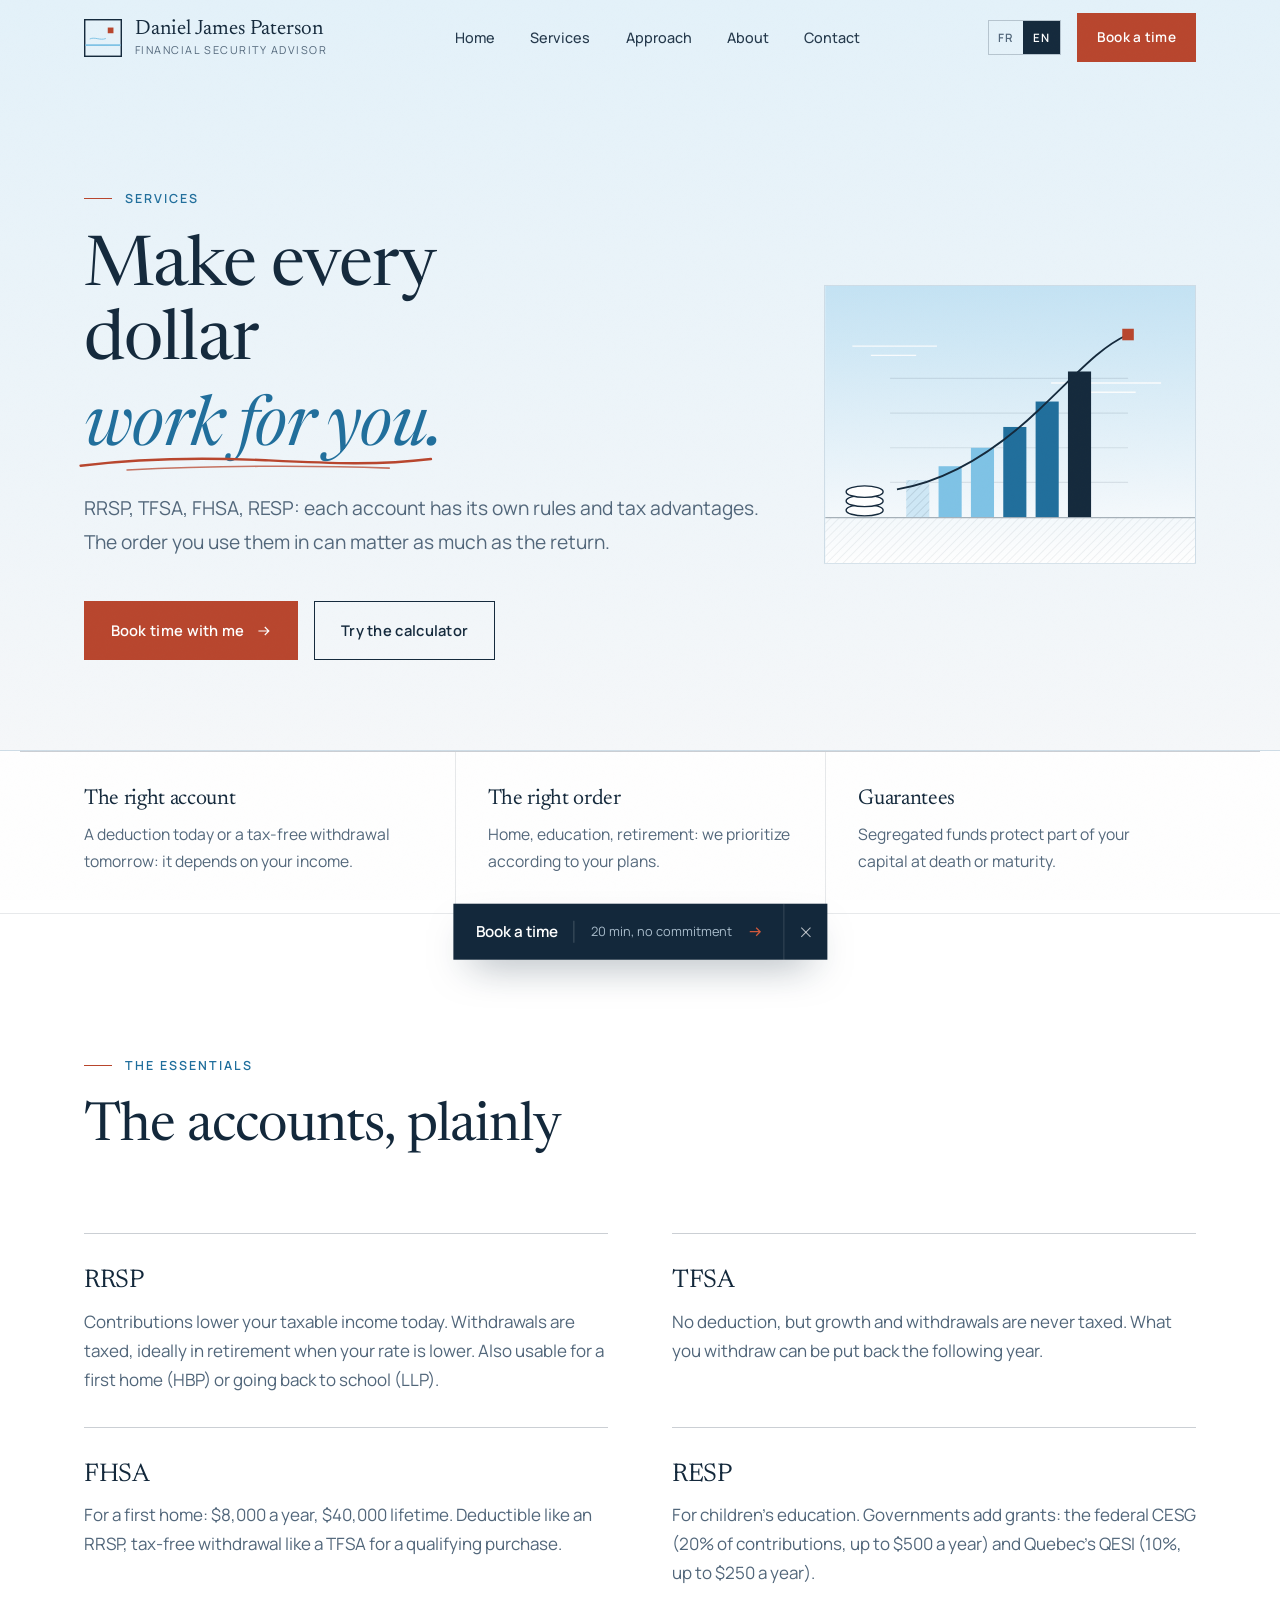
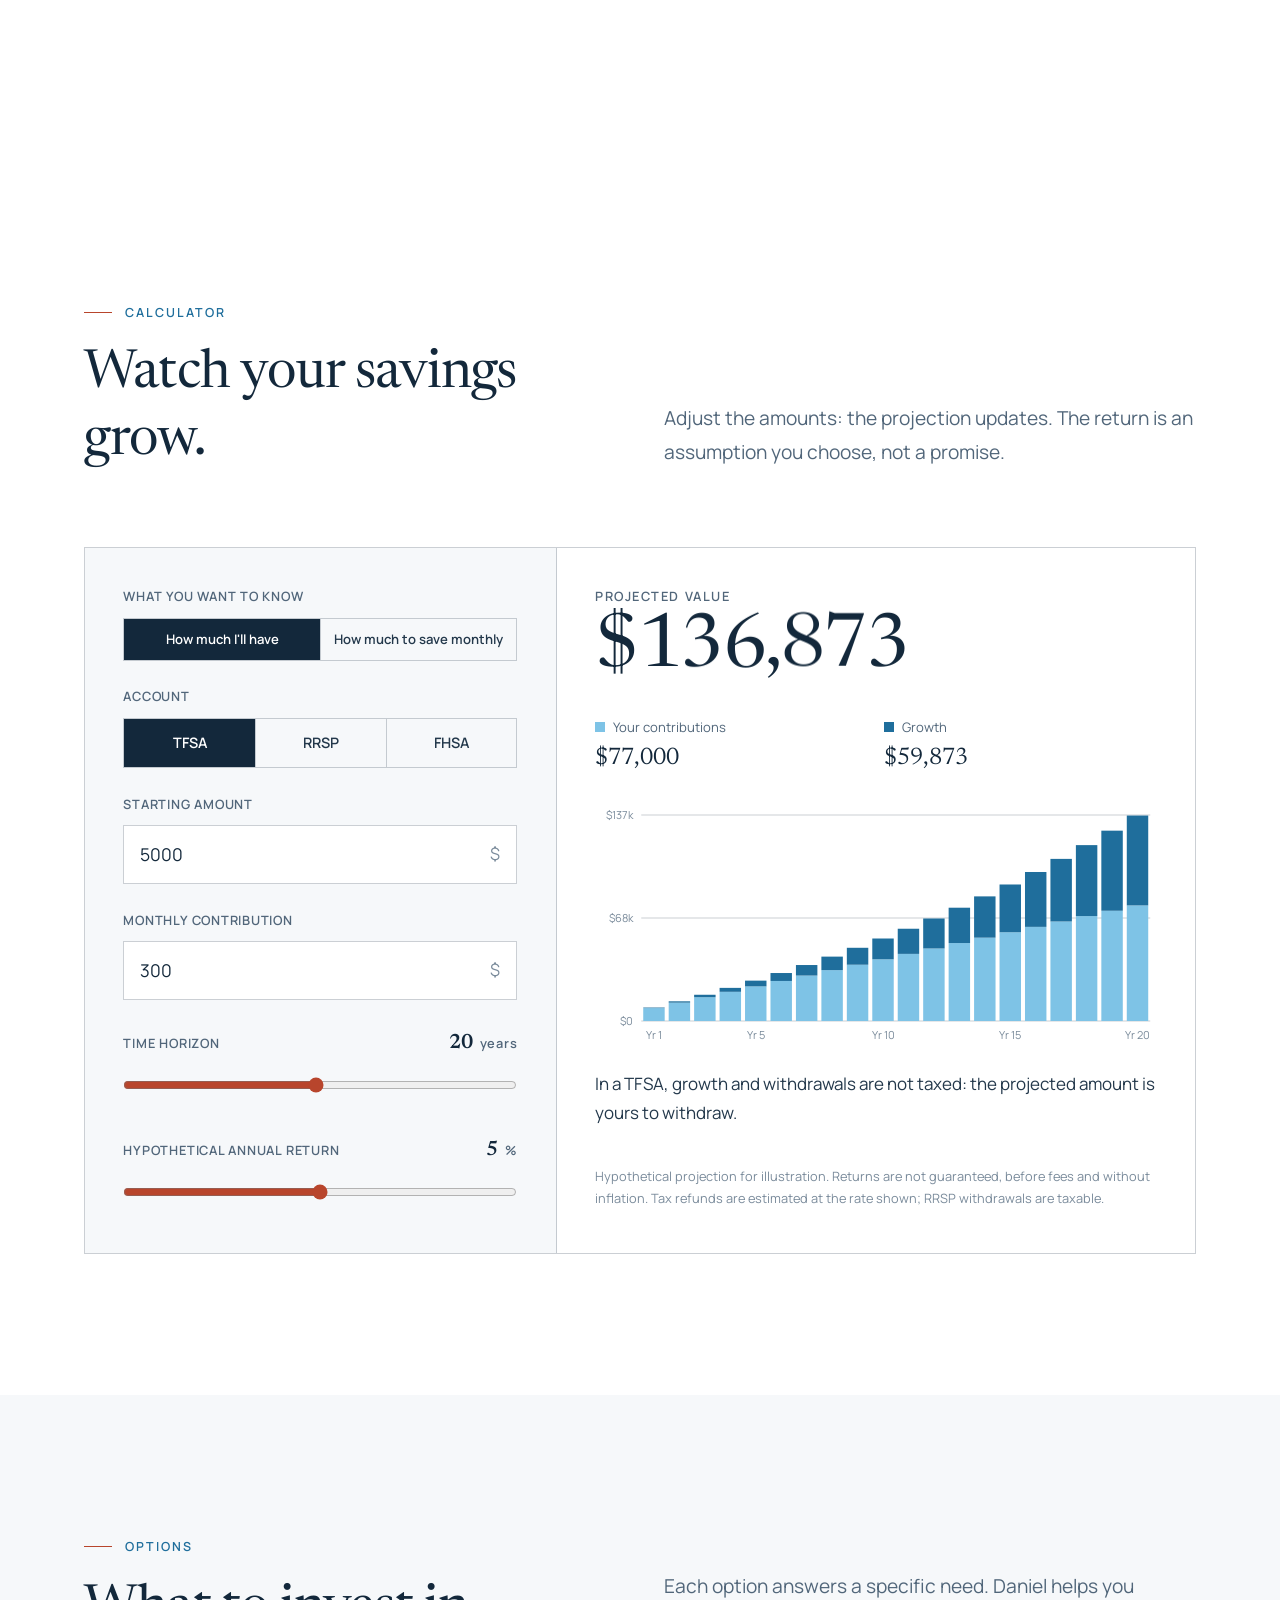
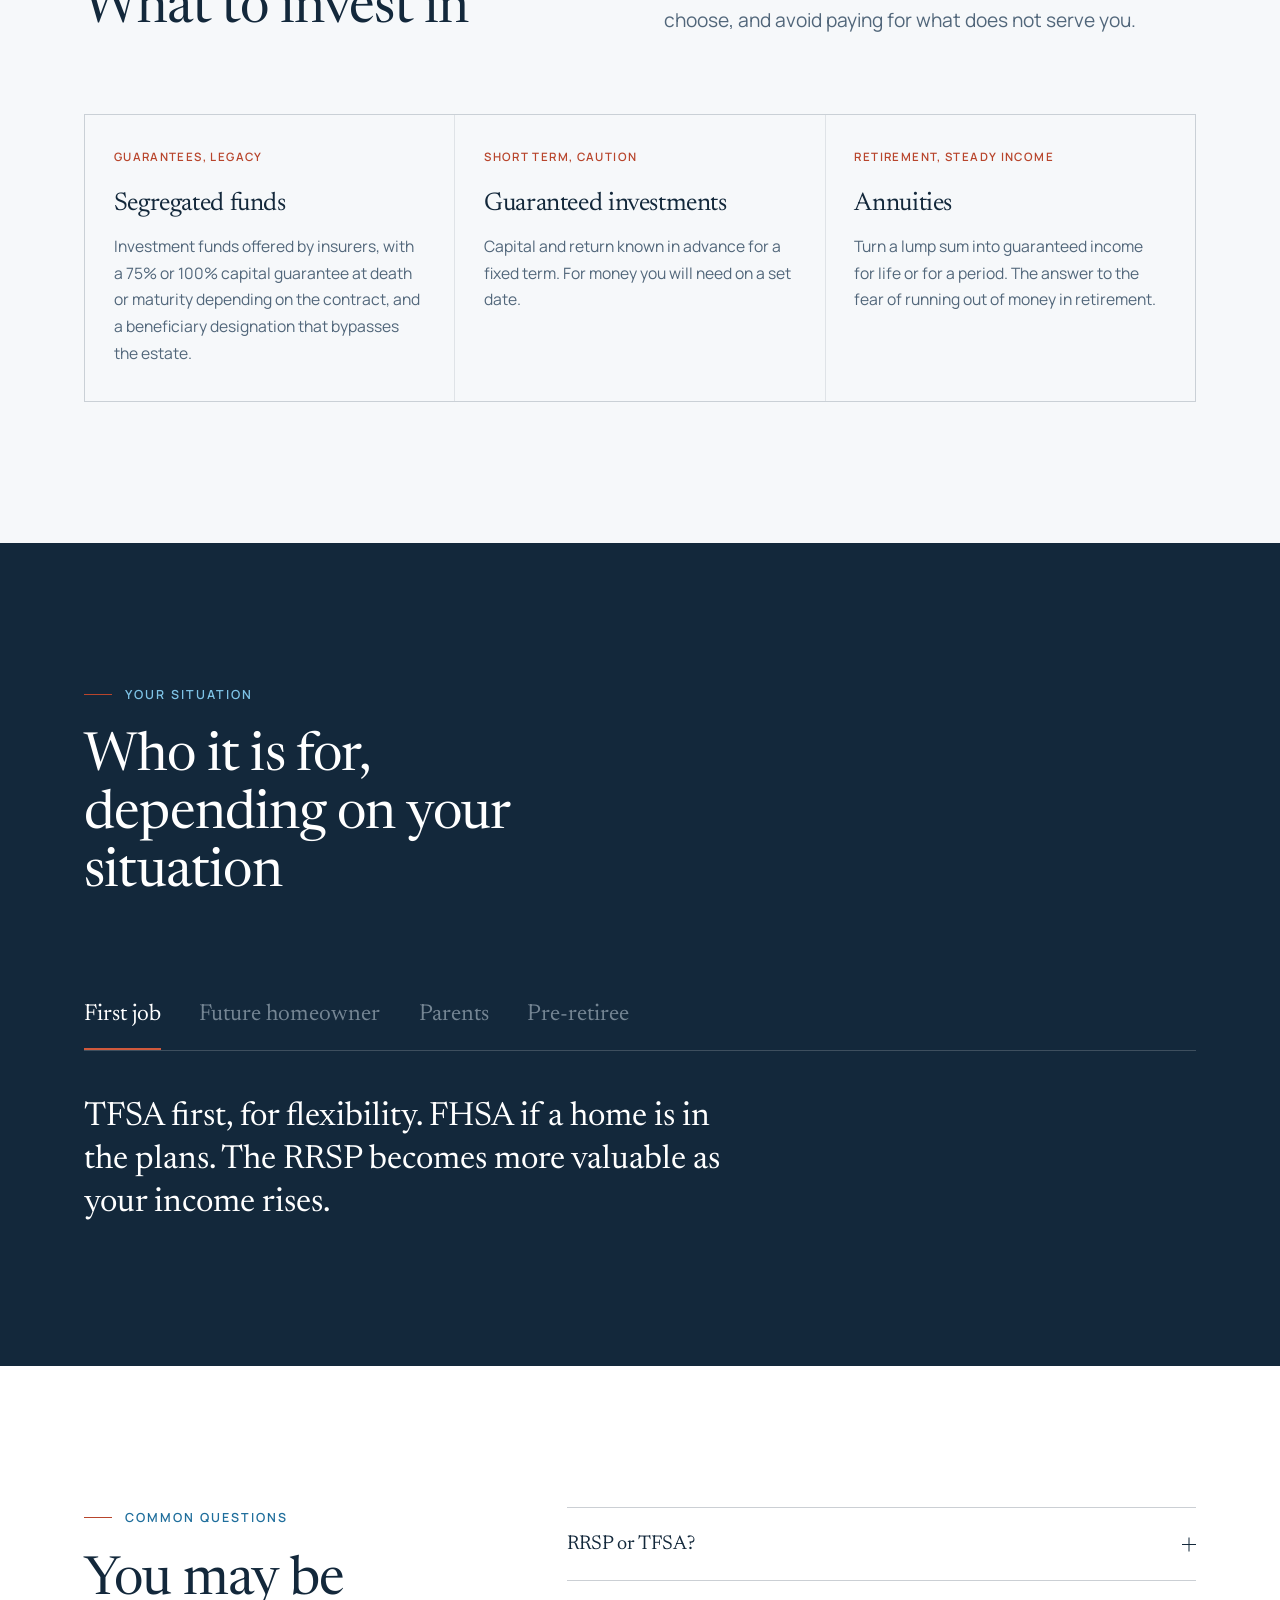
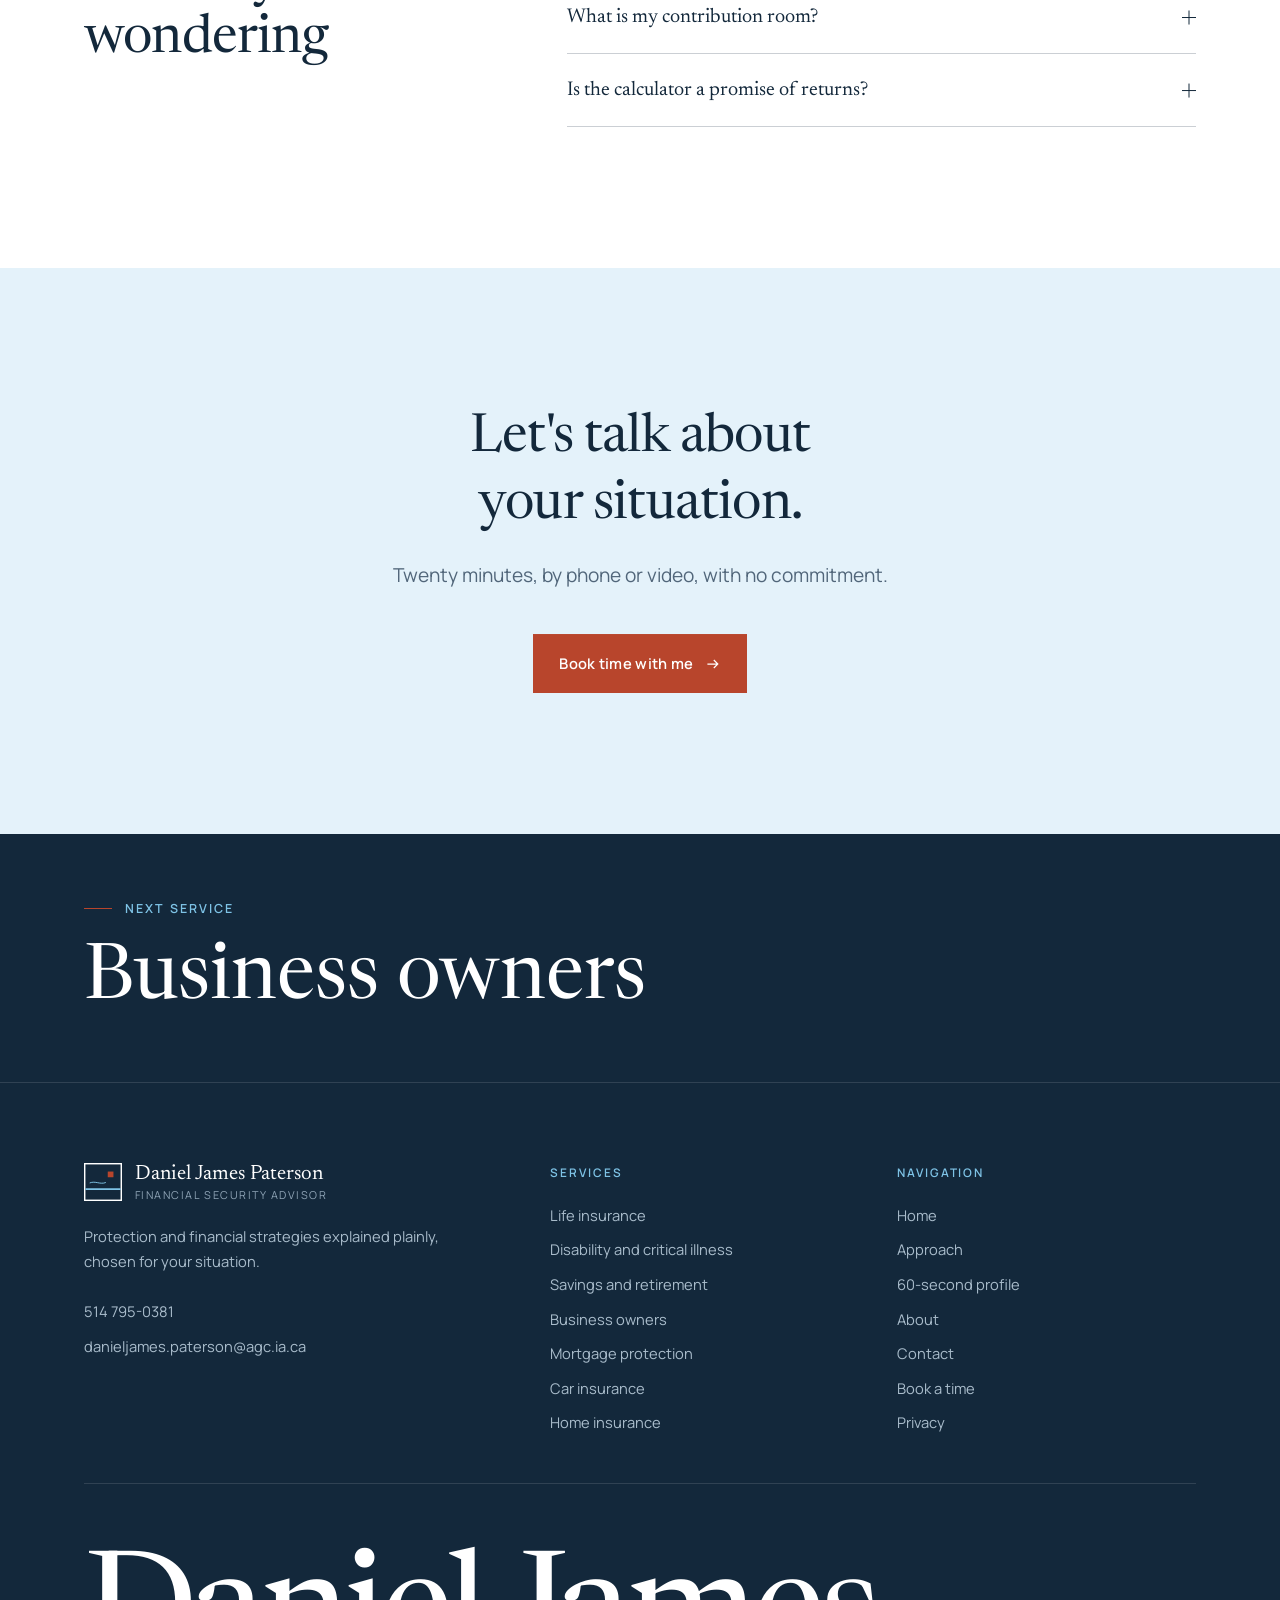
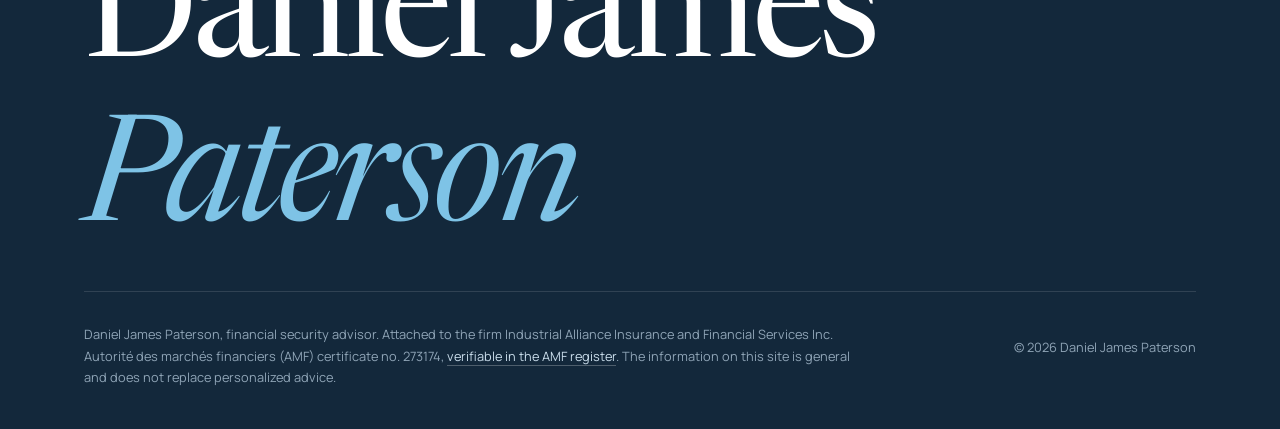
<file: epargne-retraite.html>
<!doctype html>
<html lang="fr" data-lang="fr" class="no-js" data-title-fr="Épargne et retraite | Daniel James Paterson" data-title-en="Savings and retirement | Daniel James Paterson">
<head>
<meta charset="utf-8">
<meta name="viewport" content="width=device-width, initial-scale=1">
<script>(function(h){var c='js',vt=false;try{vt=sessionStorage.getItem('djp-vt')==='1';sessionStorage.removeItem('djp-vt')}catch(e){}c+=vt?' vt-in':' veiled';try{var q=new URLSearchParams(location.search),l=q.get('lang')||localStorage.getItem('djp-lang');if(l==='en'){h.setAttribute('data-lang','en');h.lang='en'}var hr=q.has('hour')?+q.get('hour'):new Date().getHours();h.setAttribute('data-hour',hr);if(hr>=20||hr<5)c+=' sky-night'}catch(e){}if(window.matchMedia&&matchMedia('(prefers-reduced-motion: reduce)').matches)c+=' reduce';h.className=c})(document.documentElement)</script>
<title>Épargne et retraite | Daniel James Paterson</title>
<meta name="description" content="REER, CELI, CELIAPP, REEE : chaque compte a ses règles et ses avantages fiscaux. L'ordre dans lequel vous les utilisez peut valoir autant que le rendement.">
<link rel="canonical" href="https://danieljamespaterson.vercel.app/epargne-retraite">
<meta property="og:type" content="website">
<meta property="og:title" content="Épargne et retraite | Daniel James Paterson">
<meta property="og:description" content="REER, CELI, CELIAPP, REEE : chaque compte a ses règles et ses avantages fiscaux. L'ordre dans lequel vous les utilisez peut valoir autant que le rendement.">
<meta property="og:url" content="https://danieljamespaterson.vercel.app/epargne-retraite">
<meta property="og:image" content="https://danieljamespaterson.vercel.app/assets/og.jpg">
<meta property="og:locale" content="fr_CA">
<meta property="og:locale:alternate" content="en_CA">
<meta name="theme-color" content="#B9DEF1">
<link rel="icon" href="/assets/favicon.svg" type="image/svg+xml">
<link rel="preconnect" href="https://fonts.googleapis.com">
<link rel="preconnect" href="https://fonts.gstatic.com" crossorigin>
<link href="https://fonts.googleapis.com/css2?family=Manrope:wght@400;500;600&family=Newsreader:ital,opsz,wght@0,6..72,400;0,6..72,500;1,6..72,400&display=swap" rel="stylesheet">
<link rel="stylesheet" href="/assets/site.css">
<link rel="stylesheet" href="/assets/service.css">
<script src="/assets/vendor/lenis.min.js" defer></script>
<script src="/assets/vendor/gsap.min.js" defer></script>
<script src="/assets/vendor/ScrollTrigger.min.js" defer></script>
<script src="/assets/vendor/SplitText.min.js" defer></script>
<script src="/assets/site.js" defer></script>
<script src="/assets/service.js" defer></script>
<script src="/assets/calc.js" defer></script>
</head>
<body data-page="service" data-service="epargne">
<a class="skip" href="#main"><span lang="fr">Aller au contenu</span><span lang="en">Skip to content</span></a>
<header class="site-header">
  <div class="wrap nav">
    <a class="brand" href="/" data-aria-fr="Daniel James Paterson, accueil" data-aria-en="Daniel James Paterson, home" aria-label="Daniel James Paterson, accueil"><svg class="brand-mark" viewBox="0 0 40 40" aria-hidden="true"><rect x="0.75" y="0.75" width="38.5" height="38.5" fill="none" stroke="currentColor" stroke-width="1.5"/><path d="M1.5 27.5 H38.5" stroke="#7EC3E6" stroke-width="2"/><path d="M6 21 C12 18.5 17 23 23 20.5" fill="none" stroke="#7EC3E6" stroke-width="1"/><rect x="25" y="9" width="6" height="6" fill="#B8452C"/></svg><span class="brand-name">Daniel James Paterson<small><span lang="fr">Conseiller en sécurité financière</span><span lang="en">Financial security advisor</span></small></span></a>
    <nav aria-label="Principale"><ul class="nav-links"><li><a href="/"><span lang="fr">Accueil</span><span lang="en">Home</span></a></li><li><a href="/#services"><span lang="fr">Services</span><span lang="en">Services</span></a></li><li><a href="/#demarche"><span lang="fr">Démarche</span><span lang="en">Approach</span></a></li><li><a href="/a-propos"><span lang="fr">À propos</span><span lang="en">About</span></a></li><li><a href="/contact"><span lang="fr">Contact</span><span lang="en">Contact</span></a></li></ul></nav>
    <div class="nav-tools">
      <div class="lang-toggle" role="group" aria-label="Langue / Language"><button type="button" data-l="fr" class="on" aria-pressed="true">FR</button><button type="button" data-l="en" aria-pressed="false">EN</button></div>
      <a class="btn btn--primary nav-cta" href="/contact" data-booking><span lang="fr">Réserver un moment</span><span lang="en">Book a time</span></a>
      <button class="burger" type="button" aria-label="Menu" aria-expanded="false" aria-controls="mobile-menu"><span></span><span></span><span></span></button>
    </div>
  </div>
</header>
<div class="mobile-menu" id="mobile-menu" data-lenis-prevent>
  <ul><li><a href="/"><span lang="fr">Accueil</span><span lang="en">Home</span></a></li><li><a href="/#services"><span lang="fr">Services</span><span lang="en">Services</span></a></li><li><a href="/#demarche"><span lang="fr">Démarche</span><span lang="en">Approach</span></a></li><li><a href="/a-propos"><span lang="fr">À propos</span><span lang="en">About</span></a></li><li><a href="/contact"><span lang="fr">Contact</span><span lang="en">Contact</span></a></li></ul>
  <a class="btn btn--primary" href="/contact" data-booking><span lang="fr">Réserver un moment</span><span lang="en">Book a time</span> <svg viewBox="0 0 20 20" fill="none" aria-hidden="true"><path d="M3 10h13M11 5l5 5-5 5" stroke="currentColor" stroke-width="1.5"/></svg></a>
</div>

<main id="main">
  <section class="page-hero s-hero">
    <div class="wrap s-hero-grid">
      <div>
        <p class="eyebrow"><a href="/#services">Services</a></p>
        <h1 data-split><span lang="fr">Faire travailler<br><em>chaque dollar.</em></span><span lang="en">Make every dollar<br><em>work for you.</em></span></h1>
        <p class="lede" data-reveal><span lang="fr">REER, CELI, CELIAPP, REEE : chaque compte a ses règles et ses avantages fiscaux. L'ordre dans lequel vous les utilisez peut valoir autant que le rendement.</span><span lang="en">RRSP, TFSA, FHSA, RESP: each account has its own rules and tax advantages. The order you use them in can matter as much as the return.</span></p>
        <div class="hero-actions" data-reveal><a class="btn btn--primary" href="/contact" data-booking data-magnetic><span><span lang="fr">Réserver un moment avec moi</span><span lang="en">Book time with me</span></span><svg viewBox="0 0 20 20" fill="none" aria-hidden="true"><path d="M3 10h13M11 5l5 5-5 5" stroke="currentColor" stroke-width="1.5"/></svg></a><a class="btn btn--line" href="#calculateur" data-magnetic><span><span lang="fr">Essayer le calculateur</span><span lang="en">Try the calculator</span></span></a></div>
      </div>
      <div class="s-hero-ill wipe" aria-hidden="true"><svg class="ill" viewBox="0 0 320 240" xmlns="http://www.w3.org/2000/svg" aria-hidden="true" focusable="false">
<defs>
<linearGradient id="sky-hero-epargne" x1="0" y1="0" x2="0" y2="1"><stop offset="0" stop-color="#C4E3F4"/><stop offset=".72" stop-color="#EEF6FB"/><stop offset="1" stop-color="#FFFFFF"/></linearGradient>
<linearGradient id="deep-hero-epargne" x1="0" y1="0" x2="0" y2="1"><stop offset="0" stop-color="#1F6E9C"/><stop offset="1" stop-color="#17557A"/></linearGradient>
<pattern id="hatch-hero-epargne" width="5" height="5" patternUnits="userSpaceOnUse" patternTransform="rotate(45)"><line x1="0" y1="0" x2="0" y2="5" stroke="#13283B" stroke-width=".7" stroke-opacity=".28"/></pattern>
</defs>
<rect width="320" height="240" fill="url(#sky-hero-epargne)"/>
<g data-depth=".35" stroke="#FFFFFF" stroke-width="1.2" stroke-linecap="square" opacity=".9">
<line x1="24" y1="52" x2="96" y2="52"/><line x1="40" y1="60" x2="78" y2="60"/><line x1="196" y1="84" x2="290" y2="84"/><line x1="222" y1="92" x2="268" y2="92"/>
</g>

<line x1="0" y1="200.5" x2="320" y2="200.5" stroke="#13283B" stroke-opacity=".35"/>
<rect x="0" y="201" width="320" height="39" fill="url(#hatch-hero-epargne)" opacity=".55"/>
<g data-depth="1"><line x1="56" y1="80" x2="262" y2="80" stroke="#13283B" stroke-opacity=".1"/><line x1="56" y1="110" x2="262" y2="110" stroke="#13283B" stroke-opacity=".1"/><line x1="56" y1="140" x2="262" y2="140" stroke="#13283B" stroke-opacity=".1"/><line x1="56" y1="170" x2="262" y2="170" stroke="#13283B" stroke-opacity=".1"/>
<rect x="70" y="168" width="20" height="32" fill="#CFE8F6"/><rect x="98" y="156" width="20" height="44" fill="#7EC3E6"/><rect x="126" y="140" width="20" height="60" fill="#7EC3E6"/><rect x="154" y="122" width="20" height="78" fill="#1F6E9C"/><rect x="182" y="100" width="20" height="100" fill="#1F6E9C"/><rect x="210" y="74" width="20" height="126" fill="#13283B"/>
<rect x="70" y="168" width="20" height="32" fill="url(#hatch-hero-epargne)"/>
<path d="M62 176 C110 168 150 140 184 108 S236 54 262 42" fill="none" stroke="#13283B" stroke-width="1.6"/>

<g fill="#FFFFFF" stroke="#13283B" stroke-width="1.2"><ellipse cx="34" cy="194" rx="16" ry="5"/><ellipse cx="34" cy="186" rx="16" ry="5"/><ellipse cx="34" cy="178" rx="16" ry="5"/></g></g><g data-depth="1.6"><rect x="257" y="37" width="10" height="10" fill="#B8452C"/></g>
</svg></div>
    </div>
  </section>

  <section class="s-keys">
    <div class="wrap s-keys-grid" data-rule><div class="s-key" data-reveal><h3><span lang="fr">Le bon compte</span><span lang="en">The right account</span></h3><p><span lang="fr">Déduction aujourd'hui ou retrait non imposé demain : ça dépend de votre revenu.</span><span lang="en">A deduction today or a tax-free withdrawal tomorrow: it depends on your income.</span></p></div><div class="s-key" data-reveal><h3><span lang="fr">Le bon ordre</span><span lang="en">The right order</span></h3><p><span lang="fr">Maison, études, retraite : on priorise selon vos projets.</span><span lang="en">Home, education, retirement: we prioritize according to your plans.</span></p></div><div class="s-key" data-reveal><h3><span lang="fr">Des garanties</span><span lang="en">Guarantees</span></h3><p><span lang="fr">Les fonds distincts protègent une partie du capital au décès ou à l'échéance.</span><span lang="en">Segregated funds protect part of your capital at death or maturity.</span></p></div></div>
  </section>

  <section class="section section--white">
    <div class="wrap">
      <div class="section-head">
        <div><p class="eyebrow"><span lang="fr">L'essentiel</span><span lang="en">The essentials</span></p><h2 data-split><span lang="fr">Les comptes, en clair</span><span lang="en">The accounts, plainly</span></h2></div>
      </div>
      <div class="s-how"><div class="s-how-item" data-reveal><h3><span lang="fr">REER</span><span lang="en">RRSP</span></h3><p><span lang="fr">Vos cotisations réduisent votre revenu imposable aujourd'hui. Les retraits sont imposés, idéalement à la retraite quand votre taux est plus bas. Utilisable aussi pour l'achat d'une première maison (RAP) ou un retour aux études (REEP).</span><span lang="en">Contributions lower your taxable income today. Withdrawals are taxed, ideally in retirement when your rate is lower. Also usable for a first home (HBP) or going back to school (LLP).</span></p></div><div class="s-how-item" data-reveal><h3><span lang="fr">CELI</span><span lang="en">TFSA</span></h3><p><span lang="fr">Aucune déduction, mais la croissance et les retraits ne sont jamais imposés. Ce que vous retirez redevient cotisable l'année suivante.</span><span lang="en">No deduction, but growth and withdrawals are never taxed. What you withdraw can be put back the following year.</span></p></div><div class="s-how-item" data-reveal><h3><span lang="fr">CELIAPP</span><span lang="en">FHSA</span></h3><p><span lang="fr">Pour une première propriété : 8 000 $ par année, 40 000 $ à vie. Déductible comme un REER, retrait non imposable comme un CELI pour l'achat admissible.</span><span lang="en">For a first home: $8,000 a year, $40,000 lifetime. Deductible like an RRSP, tax-free withdrawal like a TFSA for a qualifying purchase.</span></p></div><div class="s-how-item" data-reveal><h3><span lang="fr">REEE</span><span lang="en">RESP</span></h3><p><span lang="fr">Pour les études des enfants. Les gouvernements ajoutent des subventions : la SCEE fédérale (20 % des cotisations, jusqu'à 500 $ par année) et l'IQEE québécois (10 %, jusqu'à 250 $ par année).</span><span lang="en">For children's education. Governments add grants: the federal CESG (20% of contributions, up to $500 a year) and Quebec's QESI (10%, up to $250 a year).</span></p></div></div>
    </div>
  </section>

  <section class="section s-calc" id="calculateur">
    <div class="wrap">
      <div class="section-head">
        <div><p class="eyebrow"><span lang="fr">Calculateur</span><span lang="en">Calculator</span></p><h2 data-split><span lang="fr">Voyez votre épargne<br>grandir.</span><span lang="en">Watch your savings<br>grow.</span></h2></div>
        <p class="lede" data-reveal><span lang="fr">Ajustez les montants : la projection se met à jour. Le rendement est une hypothèse que vous choisissez, pas une promesse.</span><span lang="en">Adjust the amounts: the projection updates. The return is an assumption you choose, not a promise.</span></p>
      </div>
      <div class="calc" data-calc>
        <form class="calc-inputs" onsubmit="return false">
          <div class="calc-field"><label><span lang="fr">Ce que vous voulez savoir</span><span lang="en">What you want to know</span></label>
            <div class="calc-seg calc-seg--2" role="radiogroup" aria-label="Mode" data-aria-fr="Mode" data-aria-en="Mode">
              <label><input type="radio" name="mode" value="project" checked><span><span lang="fr">Combien j'aurai</span><span lang="en">How much I'll have</span></span></label>
              <label><input type="radio" name="mode" value="goal"><span><span lang="fr">Combien mettre par mois</span><span lang="en">How much to save monthly</span></span></label>
            </div>
          </div>
          <div class="calc-field"><label for="c-type"><span lang="fr">Compte</span><span lang="en">Account</span></label>
            <div class="calc-seg" role="radiogroup" aria-label="Compte" data-aria-fr="Compte" data-aria-en="Account">
              <label><input type="radio" name="type" value="celi" checked><span><span lang="fr">CELI</span><span lang="en">TFSA</span></span></label>
              <label><input type="radio" name="type" value="reer"><span><span lang="fr">REER</span><span lang="en">RRSP</span></span></label>
              <label><input type="radio" name="type" value="celiapp"><span><span lang="fr">CELIAPP</span><span lang="en">FHSA</span></span></label>
            </div>
          </div>
          <div class="calc-field"><label for="c-init"><span lang="fr">Montant de départ</span><span lang="en">Starting amount</span></label><div class="calc-num"><input id="c-init" name="init" type="number" min="0" step="500" value="5000" inputmode="numeric"><span>$</span></div></div>
          <div class="calc-field" data-mode="goal" hidden><label for="c-goal"><span lang="fr">Votre objectif</span><span lang="en">Your goal</span></label><div class="calc-num"><input id="c-goal" name="goal" type="number" min="0" step="1000" value="60000" inputmode="numeric"><span>$</span></div></div>
          <div class="calc-field" data-mode="project"><label for="c-month"><span lang="fr">Cotisation mensuelle</span><span lang="en">Monthly contribution</span></label><div class="calc-num"><input id="c-month" name="month" type="number" min="0" step="25" value="300" inputmode="numeric"><span>$</span></div></div>
          <div class="calc-field"><label for="c-years"><span lang="fr">Durée</span><span lang="en">Time horizon</span> <output data-out="years">20</output> <span lang="fr">ans</span><span lang="en">years</span></label><input id="c-years" name="years" type="range" min="1" max="40" value="20"></div>
          <div class="calc-field"><label for="c-rate"><span lang="fr">Rendement annuel hypothétique</span><span lang="en">Hypothetical annual return</span> <output data-out="rate">5</output> %</label><input id="c-rate" name="rate" type="range" min="0" max="10" step="0.5" value="5"></div>
          <div class="calc-field" data-show="reer celiapp"><label for="c-tax"><span lang="fr">Votre taux marginal d'imposition</span><span lang="en">Your marginal tax rate</span> <output data-out="tax">37</output> %</label><input id="c-tax" name="tax" type="range" min="14" max="54" step="1" value="37"></div>
          <p class="calc-note" data-show="celiapp"><span lang="fr">Le CELIAPP est limité à 8 000 $ par année et 40 000 $ à vie : le calculateur plafonne les cotisations.</span><span lang="en">The FHSA is capped at $8,000 a year and $40,000 lifetime: the calculator caps contributions.</span></p>
        </form>
        <div class="calc-out" aria-live="polite">
          <div class="calc-total"><p><span data-mode="project"><span lang="fr">Valeur projetée</span><span lang="en">Projected value</span></span><span data-mode="goal" hidden><span lang="fr">Cotisation mensuelle nécessaire</span><span lang="en">Monthly contribution needed</span></span></p><strong data-odo="big">0 $</strong></div>
          <div class="calc-goal-total" data-mode="goal" hidden><p><span lang="fr">Valeur atteinte</span><span lang="en">Value reached</span> : <b data-res="total">0 $</b></p></div>
          <dl class="calc-split">
            <div><dt><i class="sw sw-in"></i><span lang="fr">Vos cotisations</span><span lang="en">Your contributions</span></dt><dd data-res="contrib">0 $</dd></div>
            <div><dt><i class="sw sw-gr"></i><span lang="fr">Croissance</span><span lang="en">Growth</span></dt><dd data-res="growth">0 $</dd></div>
            <div data-show="reer celiapp"><dt><i class="sw sw-tx"></i><span lang="fr">Remboursements d'impôt estimés</span><span lang="en">Estimated tax refunds</span></dt><dd data-res="refund">0 $</dd></div>
          </dl>
          <svg class="calc-chart" role="img" aria-label="Projection" data-chart></svg>
          <p class="calc-explain" data-res="explain"></p>
          <p class="calc-disc"><span lang="fr">Projection hypothétique à des fins d'illustration. Rendements non garantis, avant frais et sans tenir compte de l'inflation. Les remboursements d'impôt sont estimés au taux indiqué ; les retraits d'un REER sont imposables.</span><span lang="en">Hypothetical projection for illustration. Returns are not guaranteed, before fees and without inflation. Tax refunds are estimated at the rate shown; RRSP withdrawals are taxable.</span></p>
        </div>
      </div>
    </div>
  </section>
  <section class="section">
    <div class="wrap">
      <div class="section-head">
        <div><p class="eyebrow"><span lang="fr">Options</span><span lang="en">Options</span></p><h2 data-split><span lang="fr">Dans quoi placer</span><span lang="en">What to invest in</span></h2></div>
        <p class="lede" data-reveal><span lang="fr">Chaque option répond à un besoin précis. Daniel vous aide à choisir, et à éviter de payer pour ce qui ne vous sert pas.</span><span lang="en">Each option answers a specific need. Daniel helps you choose, and avoid paying for what does not serve you.</span></p>
      </div>
      <div class="s-prods"><article class="s-prod" data-reveal>
          <p class="s-prod-tag"><span lang="fr">Garanties, transmission</span><span lang="en">Guarantees, legacy</span></p>
          <h3><span lang="fr">Fonds distincts</span><span lang="en">Segregated funds</span></h3>
          <p><span lang="fr">Des fonds de placement offerts par les assureurs, avec une garantie de 75 % ou 100 % du capital au décès ou à l'échéance selon le contrat, et une désignation de bénéficiaire qui évite la succession.</span><span lang="en">Investment funds offered by insurers, with a 75% or 100% capital guarantee at death or maturity depending on the contract, and a beneficiary designation that bypasses the estate.</span></p>
        </article><article class="s-prod" data-reveal>
          <p class="s-prod-tag"><span lang="fr">Court terme, prudence</span><span lang="en">Short term, caution</span></p>
          <h3><span lang="fr">Placements garantis</span><span lang="en">Guaranteed investments</span></h3>
          <p><span lang="fr">Capital et rendement connus d'avance pour une durée fixe. Pour l'argent dont vous aurez besoin à date précise.</span><span lang="en">Capital and return known in advance for a fixed term. For money you will need on a set date.</span></p>
        </article><article class="s-prod" data-reveal>
          <p class="s-prod-tag"><span lang="fr">Retraite, revenu stable</span><span lang="en">Retirement, steady income</span></p>
          <h3><span lang="fr">Rentes</span><span lang="en">Annuities</span></h3>
          <p><span lang="fr">Transformer un capital en revenu garanti à vie ou pour une période. La réponse à la peur de manquer d'argent à la retraite.</span><span lang="en">Turn a lump sum into guaranteed income for life or for a period. The answer to the fear of running out of money in retirement.</span></p>
        </article></div>
    </div>
  </section>

  <section class="section section--ink s-profiles">
    <div class="wrap">
      <div class="section-head">
        <div><p class="eyebrow"><span lang="fr">Votre situation</span><span lang="en">Your situation</span></p><h2 data-split><span lang="fr">Pour qui, selon votre situation</span><span lang="en">Who it is for, depending on your situation</span></h2></div>
      </div>
      <div class="s-tabs" data-tabs>
        <div class="s-tablist" role="tablist" aria-label="Profils" data-aria-fr="Profils" data-aria-en="Profiles"><button type="button" role="tab" id="tab-0" aria-controls="panel-0" aria-selected="true" tabindex="0"><span lang="fr">Premier emploi</span><span lang="en">First job</span></button><button type="button" role="tab" id="tab-1" aria-controls="panel-1" aria-selected="false" tabindex="-1"><span lang="fr">Futur propriétaire</span><span lang="en">Future homeowner</span></button><button type="button" role="tab" id="tab-2" aria-controls="panel-2" aria-selected="false" tabindex="-1"><span lang="fr">Parents</span><span lang="en">Parents</span></button><button type="button" role="tab" id="tab-3" aria-controls="panel-3" aria-selected="false" tabindex="-1"><span lang="fr">Préretraité</span><span lang="en">Pre-retiree</span></button><span class="s-tab-ink" aria-hidden="true"></span></div>
        <div class="s-panels"><div class="s-panel" role="tabpanel" id="panel-0" aria-labelledby="tab-0"><p><span lang="fr">Le CELI d'abord, pour sa souplesse. Le CELIAPP si une maison est dans les plans. Le REER prend de la valeur quand votre revenu monte.</span><span lang="en">TFSA first, for flexibility. FHSA if a home is in the plans. The RRSP becomes more valuable as your income rises.</span></p></div><div class="s-panel" role="tabpanel" id="panel-1" aria-labelledby="tab-1" hidden><p><span lang="fr">Le CELIAPP, puis le RAP du REER : les deux peuvent se combiner pour la mise de fonds.</span><span lang="en">The FHSA, then the RRSP's HBP: the two can be combined for the down payment.</span></p></div><div class="s-panel" role="tabpanel" id="panel-2" aria-labelledby="tab-2" hidden><p><span lang="fr">Le REEE pour aller chercher les subventions chaque année, en plus de votre propre retraite.</span><span lang="en">The RESP to collect the grants every year, on top of your own retirement.</span></p></div><div class="s-panel" role="tabpanel" id="panel-3" aria-labelledby="tab-3" hidden><p><span lang="fr">On planifie l'ordre des retraits (REER, CELI, rentes de l'État) pour payer moins d'impôt et ne pas manquer d'argent.</span><span lang="en">We plan the order of withdrawals (RRSP, TFSA, government pensions) to pay less tax and not run out of money.</span></p></div></div>
      </div>
    </div>
  </section>

  <section class="section section--white">
    <div class="wrap s-faq-grid">
      <div><p class="eyebrow"><span lang="fr">Questions fréquentes</span><span lang="en">Common questions</span></p><h2 data-split><span lang="fr">Vous vous demandez</span><span lang="en">You may be wondering</span></h2></div>
      <div class="s-faq" data-faq><div class="s-faq-item" data-reveal>
          <h3><button type="button" aria-expanded="false" aria-controls="faq-0" id="faq-b-0"><span><span lang="fr">REER ou CELI ?</span><span lang="en">RRSP or TFSA?</span></span><i aria-hidden="true"></i></button></h3>
          <div class="s-faq-a" id="faq-0" role="region" aria-labelledby="faq-b-0" hidden><p><span lang="fr">Si votre revenu est élevé aujourd'hui et sera plus bas à la retraite, le REER est souvent gagnant. Sinon, le CELI. Beaucoup de gens utilisent les deux.</span><span lang="en">If your income is high today and will be lower in retirement, the RRSP often wins. Otherwise, the TFSA. Many people use both.</span></p></div>
        </div><div class="s-faq-item" data-reveal>
          <h3><button type="button" aria-expanded="false" aria-controls="faq-1" id="faq-b-1"><span><span lang="fr">Quels sont mes droits de cotisation ?</span><span lang="en">What is my contribution room?</span></span><i aria-hidden="true"></i></button></h3>
          <div class="s-faq-a" id="faq-1" role="region" aria-labelledby="faq-b-1" hidden><p><span lang="fr">Ils figurent dans votre avis de cotisation fédéral et dans Mon dossier de l'Agence du revenu du Canada. On les regarde ensemble à la rencontre.</span><span lang="en">They appear on your federal notice of assessment and in your CRA My Account. We look at them together at the meeting.</span></p></div>
        </div><div class="s-faq-item" data-reveal>
          <h3><button type="button" aria-expanded="false" aria-controls="faq-2" id="faq-b-2"><span><span lang="fr">Le calculateur est-il une promesse de rendement ?</span><span lang="en">Is the calculator a promise of returns?</span></span><i aria-hidden="true"></i></button></h3>
          <div class="s-faq-a" id="faq-2" role="region" aria-labelledby="faq-b-2" hidden><p><span lang="fr">Non. Il montre l'effet du temps et des cotisations régulières selon un rendement hypothétique que vous choisissez. Les rendements réels varient.</span><span lang="en">No. It shows the effect of time and regular contributions at a hypothetical return you choose. Actual returns vary.</span></p></div>
        </div></div>
    </div>
  </section>

  <section class="section section--sky cta-band">
    <div class="wrap">
      <h2 data-split><span lang="fr">Parlons de votre<br>situation.</span><span lang="en">Let's talk about<br>your situation.</span></h2>
      <p class="lede" data-reveal><span lang="fr">Vingt minutes, au téléphone ou en vidéo, sans engagement.</span><span lang="en">Twenty minutes, by phone or video, with no commitment.</span></p>
      <div class="hero-actions" data-reveal><a class="btn btn--primary" href="/contact" data-booking data-magnetic><span><span lang="fr">Réserver un moment avec moi</span><span lang="en">Book time with me</span></span><svg viewBox="0 0 20 20" fill="none" aria-hidden="true"><path d="M3 10h13M11 5l5 5-5 5" stroke="currentColor" stroke-width="1.5"/></svg></a></div>
    </div>
  </section>

  <nav class="s-next" aria-label="Service suivant" data-aria-fr="Service suivant" data-aria-en="Next service">
    <a class="wrap s-next-in" href="/entrepreneurs" data-cursor-fr="Suivant" data-cursor-en="Next">
      <span class="eyebrow"><span lang="fr">Service suivant</span><span lang="en">Next service</span></span>
      <span class="s-next-title"><span lang="fr">Entrepreneurs</span><span lang="en">Business owners</span></span>
    </a>
  </nav>
</main>
<footer class="footer">
  <div class="wrap">
    <div class="footer-grid">
      <div>
        <a class="brand" href="/"><svg class="brand-mark" viewBox="0 0 40 40" aria-hidden="true"><rect x="0.75" y="0.75" width="38.5" height="38.5" fill="none" stroke="currentColor" stroke-width="1.5"/><path d="M1.5 27.5 H38.5" stroke="#7EC3E6" stroke-width="2"/><path d="M6 21 C12 18.5 17 23 23 20.5" fill="none" stroke="#7EC3E6" stroke-width="1"/><rect x="25" y="9" width="6" height="6" fill="#B8452C"/></svg><span class="brand-name">Daniel James Paterson<small><span lang="fr">Conseiller en sécurité financière</span><span lang="en">Financial security advisor</span></small></span></a>
        <p style="margin-top:1.4rem;max-width:26em"><span lang="fr">Des protections et des stratégies financières expliquées simplement, choisies pour votre situation.</span><span lang="en">Protection and financial strategies explained plainly, chosen for your situation.</span></p>
        <ul class="footer-contact">
          <li><a href="tel:+15147950381">514 795-0381</a></li>
          <li><a href="mailto:danieljames.paterson@agc.ia.ca">danieljames.paterson@agc.ia.ca</a></li>
        </ul>
      </div>
      <div>
        <h4>Services</h4>
        <ul><li><a href="/assurance-vie"><span lang="fr">Assurance vie</span><span lang="en">Life insurance</span></a></li><li><a href="/assurance-invalidite-maladies-graves"><span lang="fr">Invalidité et maladies graves</span><span lang="en">Disability and critical illness</span></a></li><li><a href="/epargne-retraite"><span lang="fr">Épargne et retraite</span><span lang="en">Savings and retirement</span></a></li><li><a href="/entrepreneurs"><span lang="fr">Entrepreneurs</span><span lang="en">Business owners</span></a></li><li><a href="/protection-hypothecaire"><span lang="fr">Protection hypothécaire</span><span lang="en">Mortgage protection</span></a></li><li><a href="/assurance-auto"><span lang="fr">Assurance auto</span><span lang="en">Car insurance</span></a></li><li><a href="/assurance-habitation"><span lang="fr">Assurance habitation</span><span lang="en">Home insurance</span></a></li></ul>
      </div>
      <div>
        <h4><span lang="fr">Navigation</span><span lang="en">Navigation</span></h4>
        <ul>
          <li><a href="/"><span lang="fr">Accueil</span><span lang="en">Home</span></a></li>
          <li><a href="/#demarche"><span lang="fr">Démarche</span><span lang="en">Approach</span></a></li>
          <li><a href="/profil"><span lang="fr">Profil en 60 secondes</span><span lang="en">60-second profile</span></a></li>
          <li><a href="/a-propos"><span lang="fr">À propos</span><span lang="en">About</span></a></li>
          <li><a href="/contact"><span lang="fr">Contact</span><span lang="en">Contact</span></a></li>
          <li><a href="https://bookings.cloud.microsoft/bookwithme/user/1d5a7ad95edf4c28bd1fdcfe008be4d1%40agc.ia.ca?anonymous&ismsaljsauthenabled" target="_blank" rel="noopener"><span lang="fr">Réserver un moment</span><span lang="en">Book a time</span></a></li>
          <li><a href="/confidentialite"><span lang="fr">Confidentialité</span><span lang="en">Privacy</span></a></li>
        </ul>
      </div>
    </div>
    <div class="footer-giant" aria-hidden="true"><span class="line-mask"><span>Daniel James</span></span><span class="line-mask"><span><em>Paterson</em></span></span></div>
    <div class="footer-legal">
      <p><span lang="fr">Daniel James Paterson, conseiller en sécurité financière. Rattaché au cabinet Industrielle Alliance, Assurance et services financiers inc. Certificat de l'Autorité des marchés financiers (AMF) no 273174, <a href="https://lautorite.qc.ca/grand-public/registres/registre-des-entreprises-et-des-individus-autorises-a-exercer" target="_blank" rel="noopener">vérifiable au registre de l'AMF</a>. Les informations de ce site sont générales et ne remplacent pas un conseil personnalisé.</span><span lang="en">Daniel James Paterson, financial security advisor. Attached to the firm Industrial Alliance Insurance and Financial Services Inc. Autorité des marchés financiers (AMF) certificate no. 273174, <a href="https://lautorite.qc.ca/en/general-public/registers/register-of-firms-and-individuals-authorized-to-practise" target="_blank" rel="noopener">verifiable in the AMF register</a>. The information on this site is general and does not replace personalized advice.</span></p>
      <p>© <span data-year></span> Daniel James Paterson</p>
    </div>
  </div>
</footer>
</body>
</html>
</file>
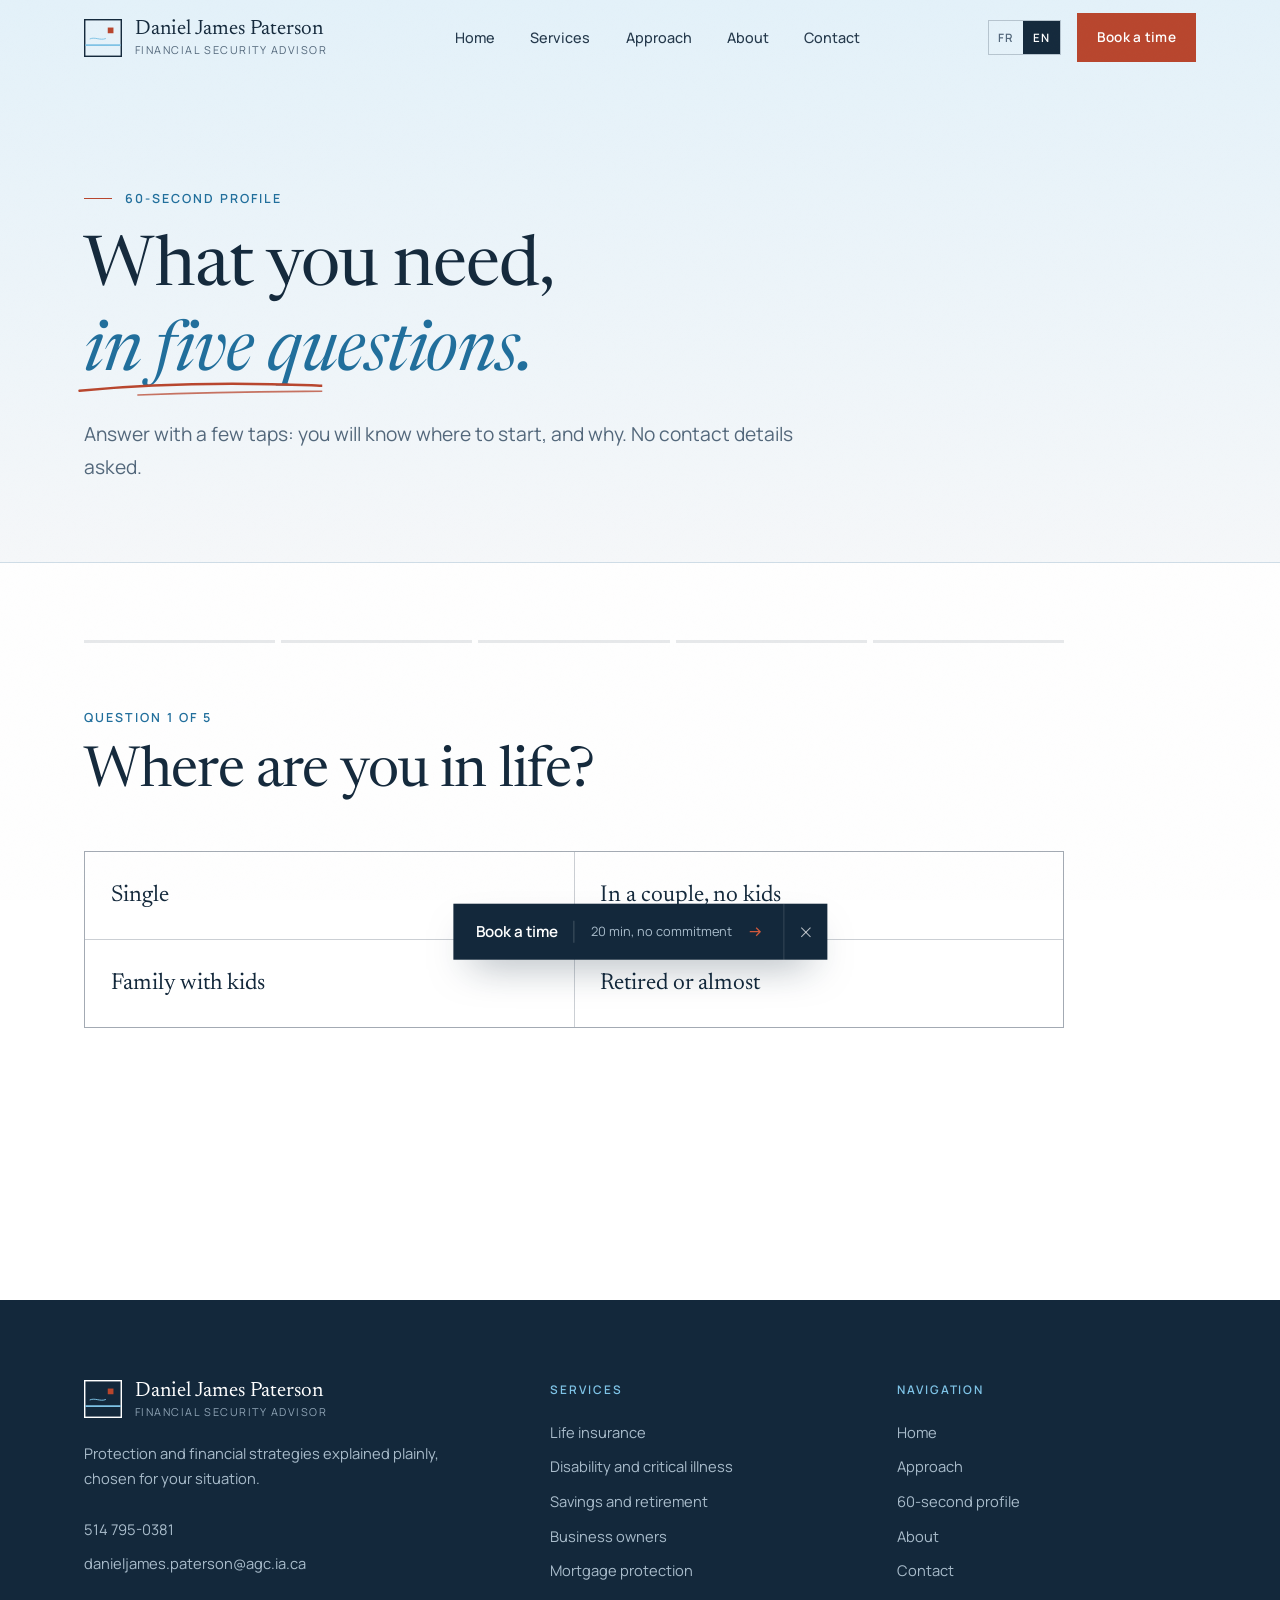
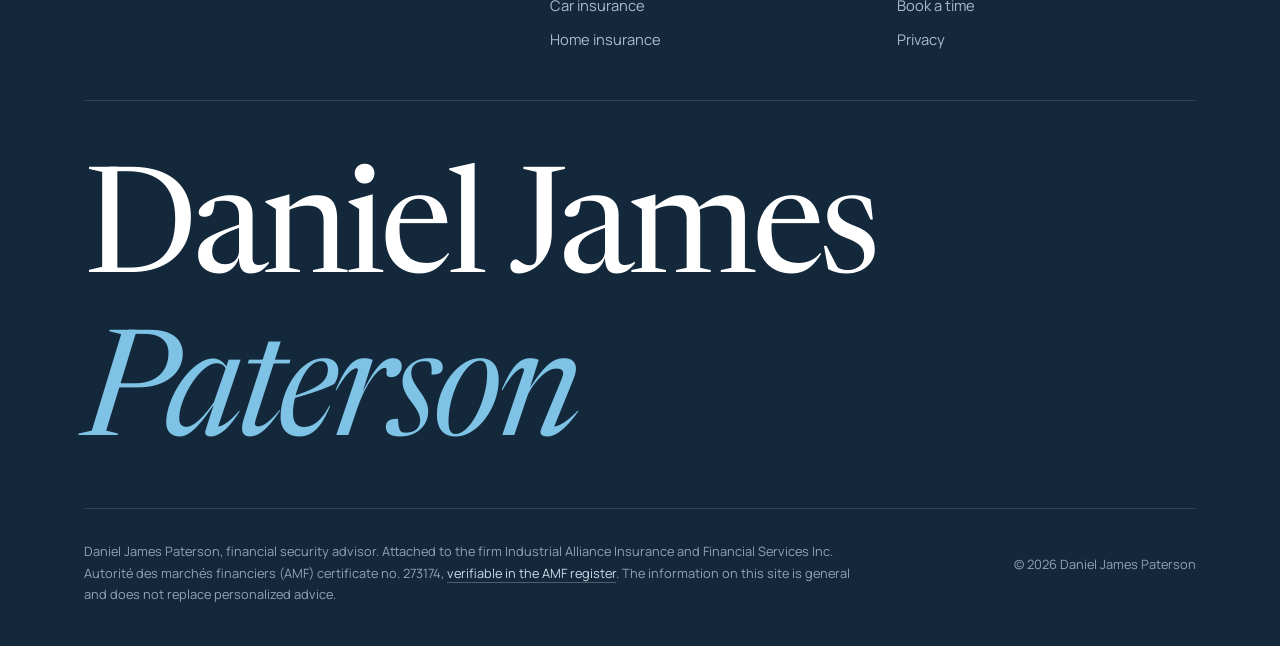
<file: profil.html>
<!doctype html>
<html lang="fr" data-lang="fr" class="no-js" data-title-fr="Profil en 60 secondes | Daniel James Paterson" data-title-en="60-second profile | Daniel James Paterson">
<head>
<meta charset="utf-8">
<meta name="viewport" content="width=device-width, initial-scale=1">
<script>(function(h){var c='js',vt=false;try{vt=sessionStorage.getItem('djp-vt')==='1';sessionStorage.removeItem('djp-vt')}catch(e){}c+=vt?' vt-in':' veiled';try{var q=new URLSearchParams(location.search),l=q.get('lang')||localStorage.getItem('djp-lang');if(l==='en'){h.setAttribute('data-lang','en');h.lang='en'}var hr=q.has('hour')?+q.get('hour'):new Date().getHours();h.setAttribute('data-hour',hr);if(hr>=20||hr<5)c+=' sky-night'}catch(e){}if(window.matchMedia&&matchMedia('(prefers-reduced-motion: reduce)').matches)c+=' reduce';h.className=c})(document.documentElement)</script>
<title>Profil en 60 secondes | Daniel James Paterson</title>
<meta name="description" content="Cinq questions pour savoir par où commencer : assurance vie, invalidité, épargne, hypothèque ou entreprise.">
<link rel="canonical" href="https://danieljamespaterson.vercel.app/profil">
<meta property="og:type" content="website">
<meta property="og:title" content="Profil en 60 secondes | Daniel James Paterson">
<meta property="og:description" content="Cinq questions pour savoir par où commencer : assurance vie, invalidité, épargne, hypothèque ou entreprise.">
<meta property="og:url" content="https://danieljamespaterson.vercel.app/profil">
<meta property="og:image" content="https://danieljamespaterson.vercel.app/assets/og.jpg">
<meta property="og:locale" content="fr_CA">
<meta property="og:locale:alternate" content="en_CA">
<meta name="theme-color" content="#B9DEF1">
<link rel="icon" href="/assets/favicon.svg" type="image/svg+xml">
<link rel="preconnect" href="https://fonts.googleapis.com">
<link rel="preconnect" href="https://fonts.gstatic.com" crossorigin>
<link href="https://fonts.googleapis.com/css2?family=Manrope:wght@400;500;600&family=Newsreader:ital,opsz,wght@0,6..72,400;0,6..72,500;1,6..72,400&display=swap" rel="stylesheet">
<link rel="stylesheet" href="/assets/site.css">
<script src="/assets/vendor/lenis.min.js" defer></script>
<script src="/assets/vendor/gsap.min.js" defer></script>
<script src="/assets/vendor/ScrollTrigger.min.js" defer></script>
<script src="/assets/vendor/SplitText.min.js" defer></script>
<script src="/assets/site.js" defer></script>
<script src="/assets/profil.js" defer></script>
</head>
<body data-page="profil">
<a class="skip" href="#main"><span lang="fr">Aller au contenu</span><span lang="en">Skip to content</span></a>
<header class="site-header">
  <div class="wrap nav">
    <a class="brand" href="/" data-aria-fr="Daniel James Paterson, accueil" data-aria-en="Daniel James Paterson, home" aria-label="Daniel James Paterson, accueil"><svg class="brand-mark" viewBox="0 0 40 40" aria-hidden="true"><rect x="0.75" y="0.75" width="38.5" height="38.5" fill="none" stroke="currentColor" stroke-width="1.5"/><path d="M1.5 27.5 H38.5" stroke="#7EC3E6" stroke-width="2"/><path d="M6 21 C12 18.5 17 23 23 20.5" fill="none" stroke="#7EC3E6" stroke-width="1"/><rect x="25" y="9" width="6" height="6" fill="#B8452C"/></svg><span class="brand-name">Daniel James Paterson<small><span lang="fr">Conseiller en sécurité financière</span><span lang="en">Financial security advisor</span></small></span></a>
    <nav aria-label="Principale"><ul class="nav-links"><li><a href="/"><span lang="fr">Accueil</span><span lang="en">Home</span></a></li><li><a href="/#services"><span lang="fr">Services</span><span lang="en">Services</span></a></li><li><a href="/#demarche"><span lang="fr">Démarche</span><span lang="en">Approach</span></a></li><li><a href="/a-propos"><span lang="fr">À propos</span><span lang="en">About</span></a></li><li><a href="/contact"><span lang="fr">Contact</span><span lang="en">Contact</span></a></li></ul></nav>
    <div class="nav-tools">
      <div class="lang-toggle" role="group" aria-label="Langue / Language"><button type="button" data-l="fr" class="on" aria-pressed="true">FR</button><button type="button" data-l="en" aria-pressed="false">EN</button></div>
      <a class="btn btn--primary nav-cta" href="/contact" data-booking><span lang="fr">Réserver un moment</span><span lang="en">Book a time</span></a>
      <button class="burger" type="button" aria-label="Menu" aria-expanded="false" aria-controls="mobile-menu"><span></span><span></span><span></span></button>
    </div>
  </div>
</header>
<div class="mobile-menu" id="mobile-menu" data-lenis-prevent>
  <ul><li><a href="/"><span lang="fr">Accueil</span><span lang="en">Home</span></a></li><li><a href="/#services"><span lang="fr">Services</span><span lang="en">Services</span></a></li><li><a href="/#demarche"><span lang="fr">Démarche</span><span lang="en">Approach</span></a></li><li><a href="/a-propos"><span lang="fr">À propos</span><span lang="en">About</span></a></li><li><a href="/contact"><span lang="fr">Contact</span><span lang="en">Contact</span></a></li></ul>
  <a class="btn btn--primary" href="/contact" data-booking><span lang="fr">Réserver un moment</span><span lang="en">Book a time</span> <svg viewBox="0 0 20 20" fill="none" aria-hidden="true"><path d="M3 10h13M11 5l5 5-5 5" stroke="currentColor" stroke-width="1.5"/></svg></a>
</div>

<main id="main">
  <section class="page-hero qz-hero">
    <div class="wrap">
      <p class="eyebrow"><span lang="fr">Profil en 60 secondes</span><span lang="en">60-second profile</span></p>
      <h1 data-split><span lang="fr">Ce qu'il vous faut,<br><em>en cinq questions.</em></span><span lang="en">What you need,<br><em>in five questions.</em></span></h1>
      <p class="lede" data-reveal><span lang="fr">Répondez du bout des doigts : vous saurez par où commencer, et pourquoi. Aucune coordonnée demandée.</span><span lang="en">Answer with a few taps: you will know where to start, and why. No contact details asked.</span></p>
    </div>
  </section>
  <section class="section section--white qz-section">
    <div class="wrap">
      <div class="quiz" data-quiz>
        <div class="qz-prog" aria-hidden="true"><span><i></i></span><span><i></i></span><span><i></i></span><span><i></i></span><span><i></i></span></div>
        <p class="sr-only" aria-live="polite" data-live></p>
        <div class="qz-stage" data-stage></div>
      </div>
    </div>
  </section>
</main>
<footer class="footer">
  <div class="wrap">
    <div class="footer-grid">
      <div>
        <a class="brand" href="/"><svg class="brand-mark" viewBox="0 0 40 40" aria-hidden="true"><rect x="0.75" y="0.75" width="38.5" height="38.5" fill="none" stroke="currentColor" stroke-width="1.5"/><path d="M1.5 27.5 H38.5" stroke="#7EC3E6" stroke-width="2"/><path d="M6 21 C12 18.5 17 23 23 20.5" fill="none" stroke="#7EC3E6" stroke-width="1"/><rect x="25" y="9" width="6" height="6" fill="#B8452C"/></svg><span class="brand-name">Daniel James Paterson<small><span lang="fr">Conseiller en sécurité financière</span><span lang="en">Financial security advisor</span></small></span></a>
        <p style="margin-top:1.4rem;max-width:26em"><span lang="fr">Des protections et des stratégies financières expliquées simplement, choisies pour votre situation.</span><span lang="en">Protection and financial strategies explained plainly, chosen for your situation.</span></p>
        <ul class="footer-contact">
          <li><a href="tel:+15147950381">514 795-0381</a></li>
          <li><a href="mailto:danieljames.paterson@agc.ia.ca">danieljames.paterson@agc.ia.ca</a></li>
        </ul>
      </div>
      <div>
        <h4>Services</h4>
        <ul><li><a href="/assurance-vie"><span lang="fr">Assurance vie</span><span lang="en">Life insurance</span></a></li><li><a href="/assurance-invalidite-maladies-graves"><span lang="fr">Invalidité et maladies graves</span><span lang="en">Disability and critical illness</span></a></li><li><a href="/epargne-retraite"><span lang="fr">Épargne et retraite</span><span lang="en">Savings and retirement</span></a></li><li><a href="/entrepreneurs"><span lang="fr">Entrepreneurs</span><span lang="en">Business owners</span></a></li><li><a href="/protection-hypothecaire"><span lang="fr">Protection hypothécaire</span><span lang="en">Mortgage protection</span></a></li><li><a href="/assurance-auto"><span lang="fr">Assurance auto</span><span lang="en">Car insurance</span></a></li><li><a href="/assurance-habitation"><span lang="fr">Assurance habitation</span><span lang="en">Home insurance</span></a></li></ul>
      </div>
      <div>
        <h4><span lang="fr">Navigation</span><span lang="en">Navigation</span></h4>
        <ul>
          <li><a href="/"><span lang="fr">Accueil</span><span lang="en">Home</span></a></li>
          <li><a href="/#demarche"><span lang="fr">Démarche</span><span lang="en">Approach</span></a></li>
          <li><a href="/profil"><span lang="fr">Profil en 60 secondes</span><span lang="en">60-second profile</span></a></li>
          <li><a href="/a-propos"><span lang="fr">À propos</span><span lang="en">About</span></a></li>
          <li><a href="/contact"><span lang="fr">Contact</span><span lang="en">Contact</span></a></li>
          <li><a href="https://bookings.cloud.microsoft/bookwithme/user/1d5a7ad95edf4c28bd1fdcfe008be4d1%40agc.ia.ca?anonymous&ismsaljsauthenabled" target="_blank" rel="noopener"><span lang="fr">Réserver un moment</span><span lang="en">Book a time</span></a></li>
          <li><a href="/confidentialite"><span lang="fr">Confidentialité</span><span lang="en">Privacy</span></a></li>
        </ul>
      </div>
    </div>
    <div class="footer-giant" aria-hidden="true"><span class="line-mask"><span>Daniel James</span></span><span class="line-mask"><span><em>Paterson</em></span></span></div>
    <div class="footer-legal">
      <p><span lang="fr">Daniel James Paterson, conseiller en sécurité financière. Rattaché au cabinet Industrielle Alliance, Assurance et services financiers inc. Certificat de l'Autorité des marchés financiers (AMF) no 273174, <a href="https://lautorite.qc.ca/grand-public/registres/registre-des-entreprises-et-des-individus-autorises-a-exercer" target="_blank" rel="noopener">vérifiable au registre de l'AMF</a>. Les informations de ce site sont générales et ne remplacent pas un conseil personnalisé.</span><span lang="en">Daniel James Paterson, financial security advisor. Attached to the firm Industrial Alliance Insurance and Financial Services Inc. Autorité des marchés financiers (AMF) certificate no. 273174, <a href="https://lautorite.qc.ca/en/general-public/registers/register-of-firms-and-individuals-authorized-to-practise" target="_blank" rel="noopener">verifiable in the AMF register</a>. The information on this site is general and does not replace personalized advice.</span></p>
      <p>© <span data-year></span> Daniel James Paterson</p>
    </div>
  </div>
</footer>
</body>
</html>
</file>
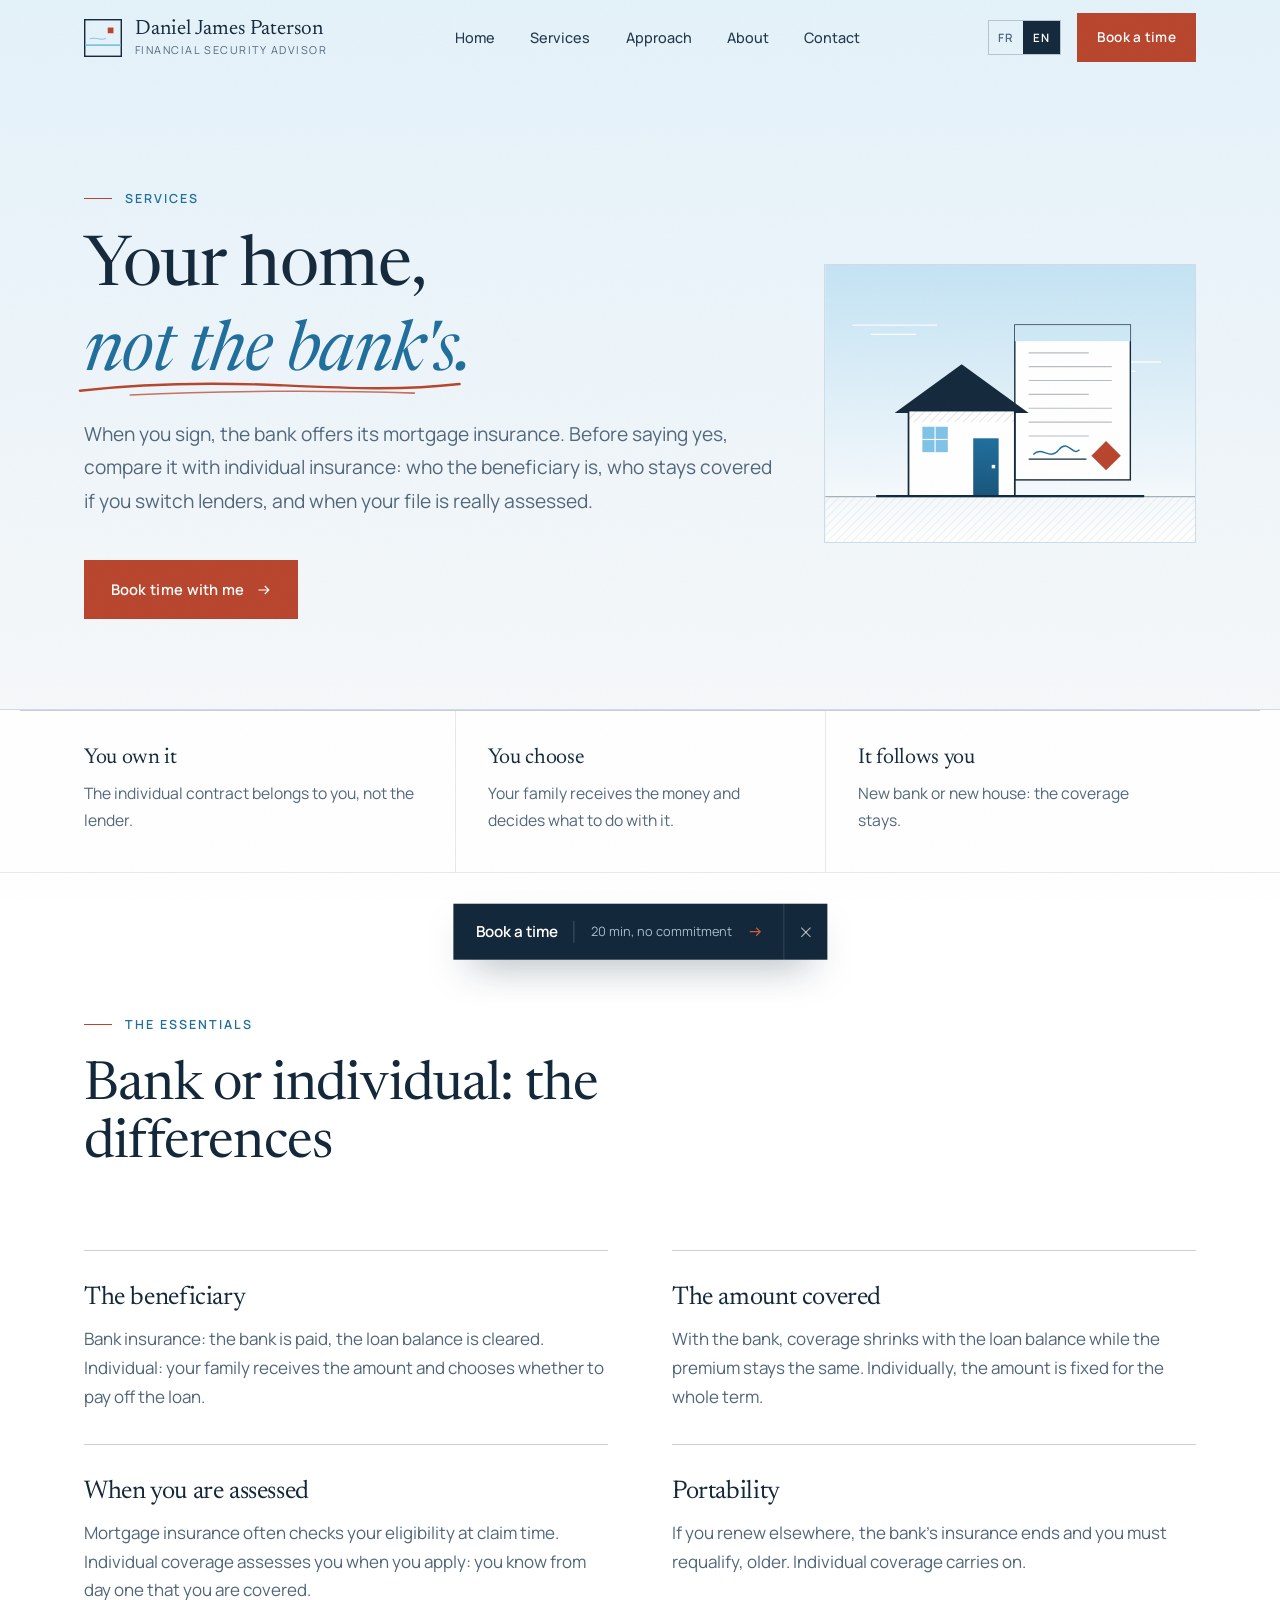
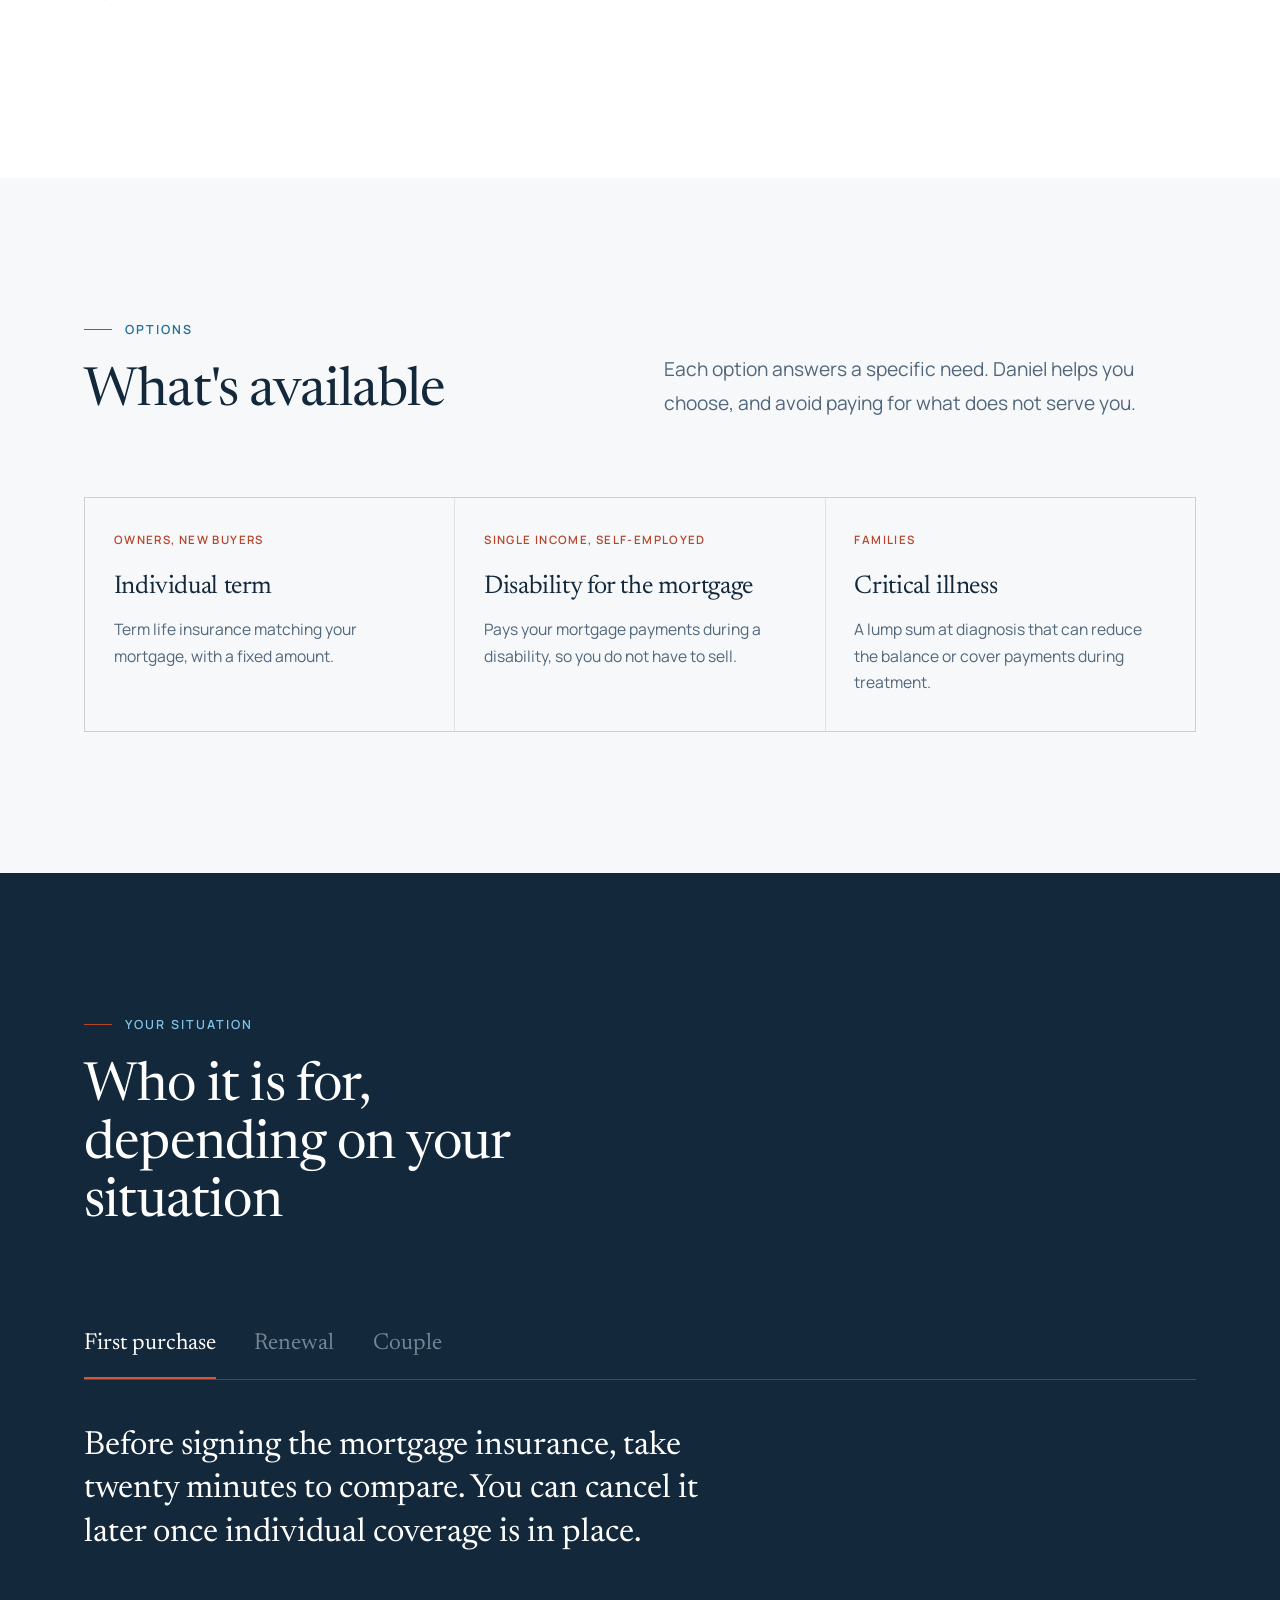
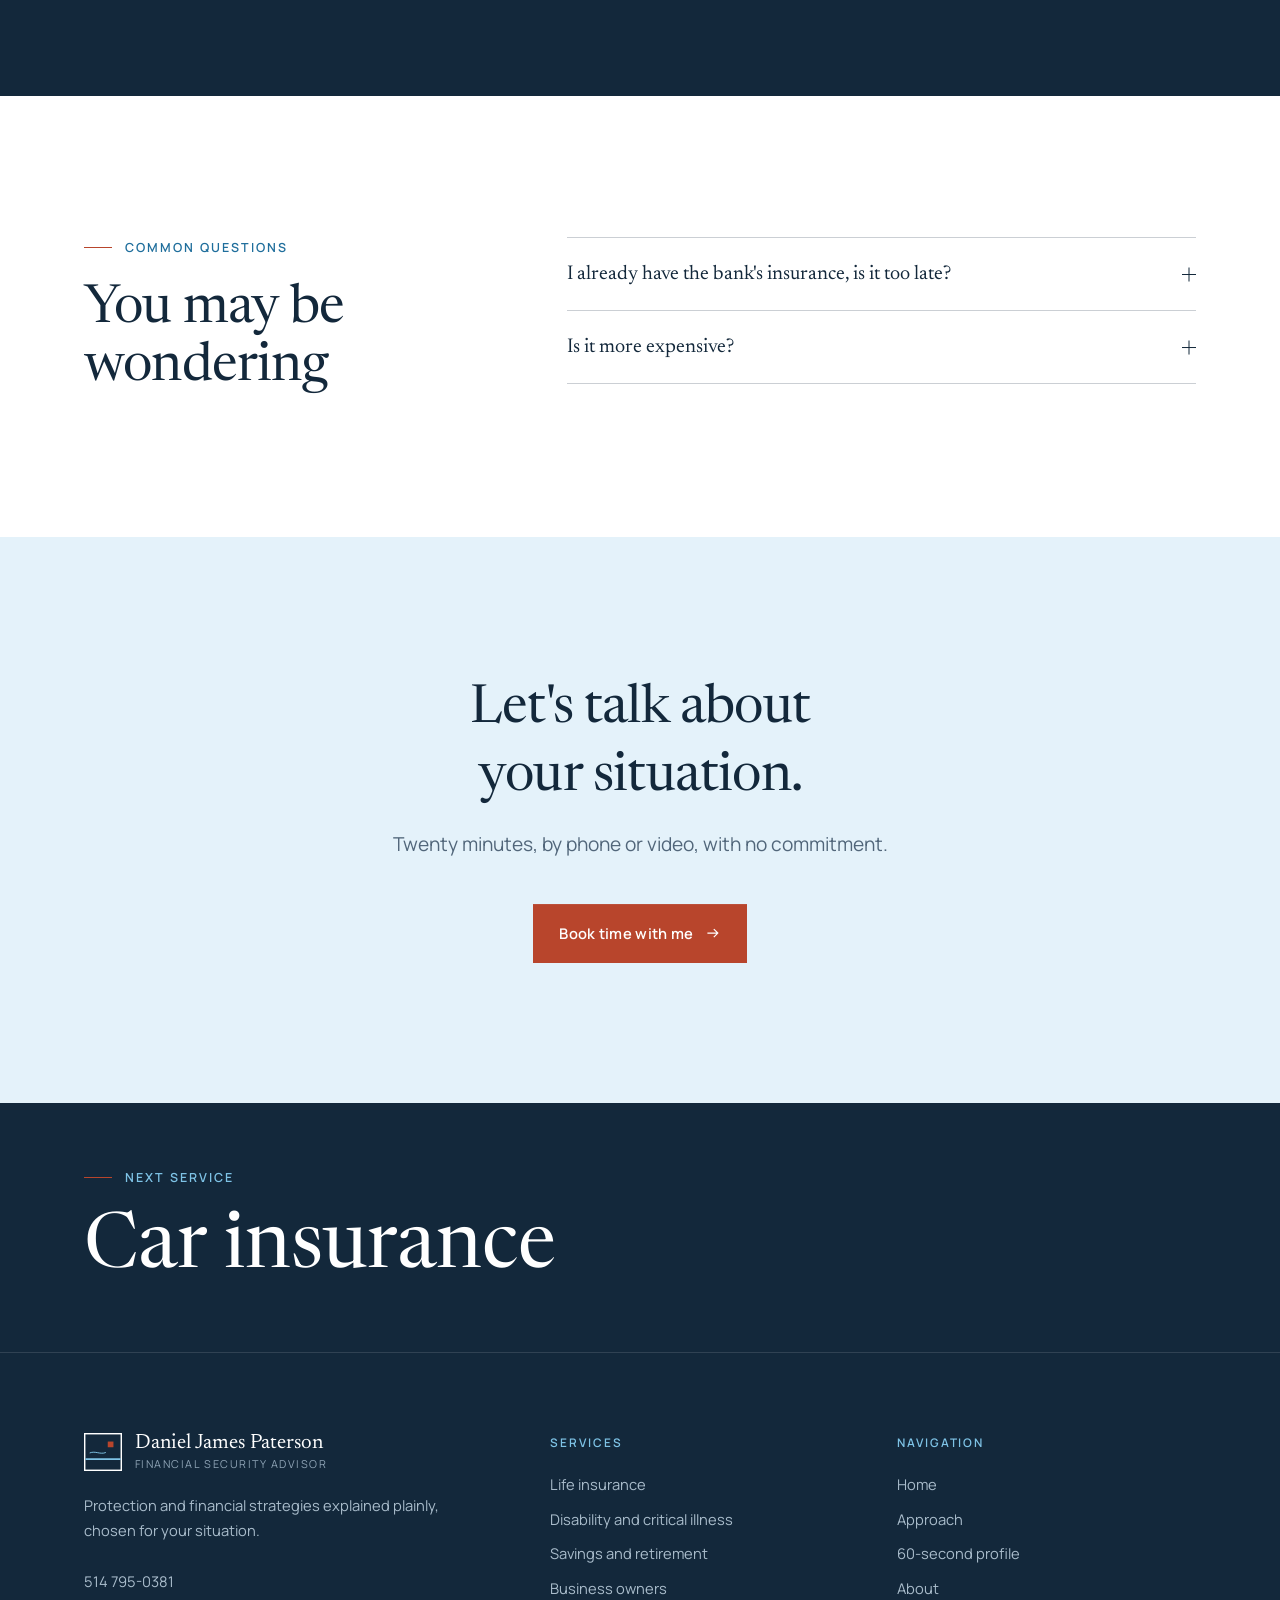
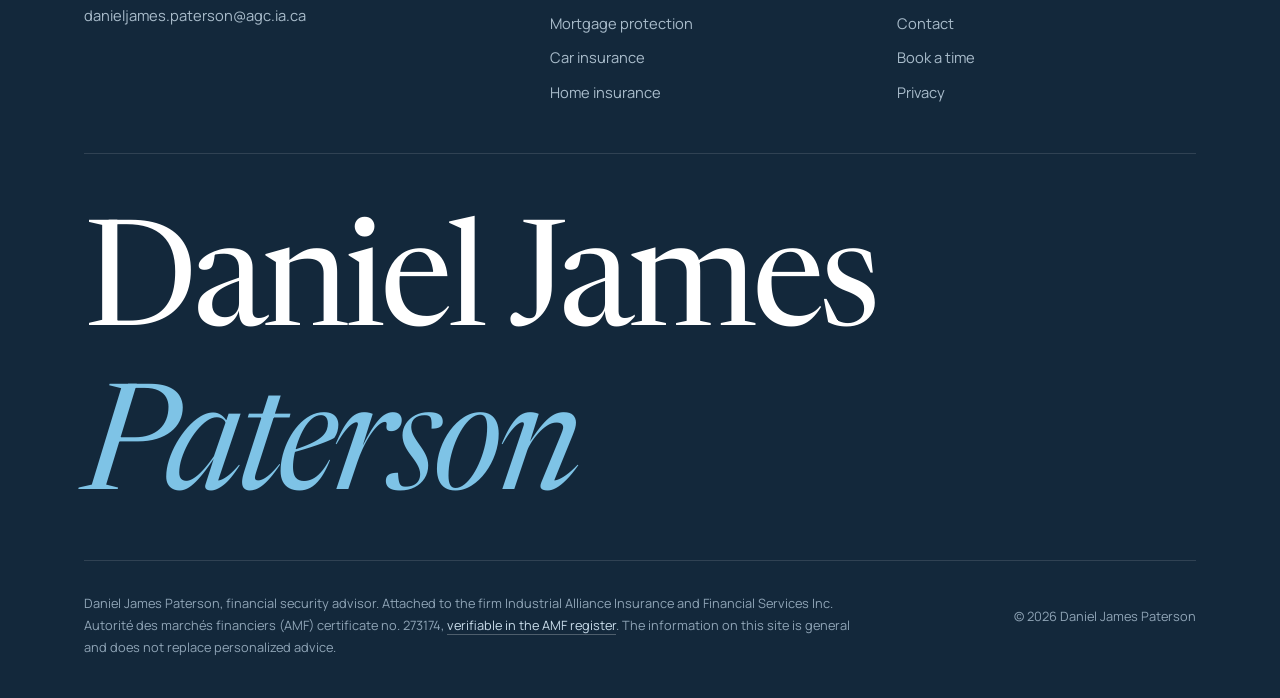
<file: protection-hypothecaire.html>
<!doctype html>
<html lang="fr" data-lang="fr" class="no-js" data-title-fr="Protection hypothécaire | Daniel James Paterson" data-title-en="Mortgage protection | Daniel James Paterson">
<head>
<meta charset="utf-8">
<meta name="viewport" content="width=device-width, initial-scale=1">
<script>(function(h){var c='js',vt=false;try{vt=sessionStorage.getItem('djp-vt')==='1';sessionStorage.removeItem('djp-vt')}catch(e){}c+=vt?' vt-in':' veiled';try{var q=new URLSearchParams(location.search),l=q.get('lang')||localStorage.getItem('djp-lang');if(l==='en'){h.setAttribute('data-lang','en');h.lang='en'}var hr=q.has('hour')?+q.get('hour'):new Date().getHours();h.setAttribute('data-hour',hr);if(hr>=20||hr<5)c+=' sky-night'}catch(e){}if(window.matchMedia&&matchMedia('(prefers-reduced-motion: reduce)').matches)c+=' reduce';h.className=c})(document.documentElement)</script>
<title>Protection hypothécaire | Daniel James Paterson</title>
<meta name="description" content="À la signature, la banque propose son assurance prêt. Avant de dire oui, comparez-la avec une assurance individuelle : qui est bénéficiaire, qui reste couvert si vous changez de prêteur, et quand votre dossier est vraiment évalué.">
<link rel="canonical" href="https://danieljamespaterson.vercel.app/protection-hypothecaire">
<meta property="og:type" content="website">
<meta property="og:title" content="Protection hypothécaire | Daniel James Paterson">
<meta property="og:description" content="À la signature, la banque propose son assurance prêt. Avant de dire oui, comparez-la avec une assurance individuelle : qui est bénéficiaire, qui reste couvert si vous changez de prêteur, et quand votre dossier est vraiment évalué.">
<meta property="og:url" content="https://danieljamespaterson.vercel.app/protection-hypothecaire">
<meta property="og:image" content="https://danieljamespaterson.vercel.app/assets/og.jpg">
<meta property="og:locale" content="fr_CA">
<meta property="og:locale:alternate" content="en_CA">
<meta name="theme-color" content="#B9DEF1">
<link rel="icon" href="/assets/favicon.svg" type="image/svg+xml">
<link rel="preconnect" href="https://fonts.googleapis.com">
<link rel="preconnect" href="https://fonts.gstatic.com" crossorigin>
<link href="https://fonts.googleapis.com/css2?family=Manrope:wght@400;500;600&family=Newsreader:ital,opsz,wght@0,6..72,400;0,6..72,500;1,6..72,400&display=swap" rel="stylesheet">
<link rel="stylesheet" href="/assets/site.css">
<link rel="stylesheet" href="/assets/service.css">
<script src="/assets/vendor/lenis.min.js" defer></script>
<script src="/assets/vendor/gsap.min.js" defer></script>
<script src="/assets/vendor/ScrollTrigger.min.js" defer></script>
<script src="/assets/vendor/SplitText.min.js" defer></script>
<script src="/assets/site.js" defer></script>
<script src="/assets/service.js" defer></script>
</head>
<body data-page="service" data-service="hypotheque">
<a class="skip" href="#main"><span lang="fr">Aller au contenu</span><span lang="en">Skip to content</span></a>
<header class="site-header">
  <div class="wrap nav">
    <a class="brand" href="/" data-aria-fr="Daniel James Paterson, accueil" data-aria-en="Daniel James Paterson, home" aria-label="Daniel James Paterson, accueil"><svg class="brand-mark" viewBox="0 0 40 40" aria-hidden="true"><rect x="0.75" y="0.75" width="38.5" height="38.5" fill="none" stroke="currentColor" stroke-width="1.5"/><path d="M1.5 27.5 H38.5" stroke="#7EC3E6" stroke-width="2"/><path d="M6 21 C12 18.5 17 23 23 20.5" fill="none" stroke="#7EC3E6" stroke-width="1"/><rect x="25" y="9" width="6" height="6" fill="#B8452C"/></svg><span class="brand-name">Daniel James Paterson<small><span lang="fr">Conseiller en sécurité financière</span><span lang="en">Financial security advisor</span></small></span></a>
    <nav aria-label="Principale"><ul class="nav-links"><li><a href="/"><span lang="fr">Accueil</span><span lang="en">Home</span></a></li><li><a href="/#services"><span lang="fr">Services</span><span lang="en">Services</span></a></li><li><a href="/#demarche"><span lang="fr">Démarche</span><span lang="en">Approach</span></a></li><li><a href="/a-propos"><span lang="fr">À propos</span><span lang="en">About</span></a></li><li><a href="/contact"><span lang="fr">Contact</span><span lang="en">Contact</span></a></li></ul></nav>
    <div class="nav-tools">
      <div class="lang-toggle" role="group" aria-label="Langue / Language"><button type="button" data-l="fr" class="on" aria-pressed="true">FR</button><button type="button" data-l="en" aria-pressed="false">EN</button></div>
      <a class="btn btn--primary nav-cta" href="/contact" data-booking><span lang="fr">Réserver un moment</span><span lang="en">Book a time</span></a>
      <button class="burger" type="button" aria-label="Menu" aria-expanded="false" aria-controls="mobile-menu"><span></span><span></span><span></span></button>
    </div>
  </div>
</header>
<div class="mobile-menu" id="mobile-menu" data-lenis-prevent>
  <ul><li><a href="/"><span lang="fr">Accueil</span><span lang="en">Home</span></a></li><li><a href="/#services"><span lang="fr">Services</span><span lang="en">Services</span></a></li><li><a href="/#demarche"><span lang="fr">Démarche</span><span lang="en">Approach</span></a></li><li><a href="/a-propos"><span lang="fr">À propos</span><span lang="en">About</span></a></li><li><a href="/contact"><span lang="fr">Contact</span><span lang="en">Contact</span></a></li></ul>
  <a class="btn btn--primary" href="/contact" data-booking><span lang="fr">Réserver un moment</span><span lang="en">Book a time</span> <svg viewBox="0 0 20 20" fill="none" aria-hidden="true"><path d="M3 10h13M11 5l5 5-5 5" stroke="currentColor" stroke-width="1.5"/></svg></a>
</div>

<main id="main">
  <section class="page-hero s-hero">
    <div class="wrap s-hero-grid">
      <div>
        <p class="eyebrow"><a href="/#services">Services</a></p>
        <h1 data-split><span lang="fr">Votre maison,<br><em>pas celle de la banque.</em></span><span lang="en">Your home,<br><em>not the bank's.</em></span></h1>
        <p class="lede" data-reveal><span lang="fr">À la signature, la banque propose son assurance prêt. Avant de dire oui, comparez-la avec une assurance individuelle : qui est bénéficiaire, qui reste couvert si vous changez de prêteur, et quand votre dossier est vraiment évalué.</span><span lang="en">When you sign, the bank offers its mortgage insurance. Before saying yes, compare it with individual insurance: who the beneficiary is, who stays covered if you switch lenders, and when your file is really assessed.</span></p>
        <div class="hero-actions" data-reveal><a class="btn btn--primary" href="/contact" data-booking data-magnetic><span><span lang="fr">Réserver un moment avec moi</span><span lang="en">Book time with me</span></span><svg viewBox="0 0 20 20" fill="none" aria-hidden="true"><path d="M3 10h13M11 5l5 5-5 5" stroke="currentColor" stroke-width="1.5"/></svg></a></div>
      </div>
      <div class="s-hero-ill wipe" aria-hidden="true"><svg class="ill" viewBox="0 0 320 240" xmlns="http://www.w3.org/2000/svg" aria-hidden="true" focusable="false">
<defs>
<linearGradient id="sky-hero-hypotheque" x1="0" y1="0" x2="0" y2="1"><stop offset="0" stop-color="#C4E3F4"/><stop offset=".72" stop-color="#EEF6FB"/><stop offset="1" stop-color="#FFFFFF"/></linearGradient>
<linearGradient id="deep-hero-hypotheque" x1="0" y1="0" x2="0" y2="1"><stop offset="0" stop-color="#1F6E9C"/><stop offset="1" stop-color="#17557A"/></linearGradient>
<pattern id="hatch-hero-hypotheque" width="5" height="5" patternUnits="userSpaceOnUse" patternTransform="rotate(45)"><line x1="0" y1="0" x2="0" y2="5" stroke="#13283B" stroke-width=".7" stroke-opacity=".28"/></pattern>
</defs>
<rect width="320" height="240" fill="url(#sky-hero-hypotheque)"/>
<g data-depth=".35" stroke="#FFFFFF" stroke-width="1.2" stroke-linecap="square" opacity=".9">
<line x1="24" y1="52" x2="96" y2="52"/><line x1="40" y1="60" x2="78" y2="60"/><line x1="196" y1="84" x2="290" y2="84"/><line x1="222" y1="92" x2="268" y2="92"/>
</g>

<line x1="0" y1="200.5" x2="320" y2="200.5" stroke="#13283B" stroke-opacity=".35"/>
<rect x="0" y="201" width="320" height="39" fill="url(#hatch-hero-hypotheque)" opacity=".55"/>
<g data-depth="1">
<rect x="164" y="52" width="100" height="134" fill="#FFFFFF" stroke="#13283B" stroke-width="1.2"/>
<rect x="164" y="52" width="100" height="14" fill="#CFE8F6"/>
<line x1="176" y1="76" x2="228" y2="76" stroke="#13283B" stroke-opacity=".3"/><line x1="176" y1="88" x2="248" y2="88" stroke="#13283B" stroke-opacity=".3"/><line x1="176" y1="100" x2="248" y2="100" stroke="#13283B" stroke-opacity=".3"/><line x1="176" y1="112" x2="228" y2="112" stroke="#13283B" stroke-opacity=".3"/><line x1="176" y1="124" x2="248" y2="124" stroke="#13283B" stroke-opacity=".3"/><line x1="176" y1="136" x2="248" y2="136" stroke="#13283B" stroke-opacity=".3"/><line x1="176" y1="148" x2="228" y2="148" stroke="#13283B" stroke-opacity=".3"/>
<line x1="176" y1="168" x2="226" y2="168" stroke="#13283B"/>
<path d="M180 164 C188 156 194 170 202 160 S214 166 220 160" fill="none" stroke="#1F6E9C" stroke-width="1.2"/>

<path d="M60 128 L118 86 L176 128" fill="#13283B"/>
<rect x="72" y="126" width="92" height="74" fill="#FFFFFF" stroke="#13283B" stroke-width="1.5"/>
<rect x="84" y="140" width="22" height="22" fill="#7EC3E6"/><line x1="95" y1="140" x2="95" y2="162" stroke="#FFFFFF"/><line x1="84" y1="151" x2="106" y2="151" stroke="#FFFFFF"/>
<rect x="128" y="150" width="22" height="50" fill="url(#deep-hero-hypotheque)"/>
<rect x="144" y="173" width="3" height="3" fill="#FFFFFF"/>
<rect x="72" y="126" width="92" height="10" fill="url(#hatch-hero-hypotheque)"/>
<line x1="44" y1="200" x2="276" y2="200" stroke="#13283B" stroke-width="2"/></g><g data-depth="1.6"><rect x="234" y="156" width="18" height="18" fill="#B8452C" transform="rotate(45 243 165)"/></g>
</svg></div>
    </div>
  </section>

  <section class="s-keys">
    <div class="wrap s-keys-grid" data-rule><div class="s-key" data-reveal><h3><span lang="fr">Vous êtes propriétaire</span><span lang="en">You own it</span></h3><p><span lang="fr">Le contrat individuel vous appartient, pas au prêteur.</span><span lang="en">The individual contract belongs to you, not the lender.</span></p></div><div class="s-key" data-reveal><h3><span lang="fr">Vous choisissez</span><span lang="en">You choose</span></h3><p><span lang="fr">Votre famille reçoit l'argent et décide quoi en faire.</span><span lang="en">Your family receives the money and decides what to do with it.</span></p></div><div class="s-key" data-reveal><h3><span lang="fr">Il vous suit</span><span lang="en">It follows you</span></h3><p><span lang="fr">Changement de banque ou de maison : la protection reste.</span><span lang="en">New bank or new house: the coverage stays.</span></p></div></div>
  </section>

  <section class="section section--white">
    <div class="wrap">
      <div class="section-head">
        <div><p class="eyebrow"><span lang="fr">L'essentiel</span><span lang="en">The essentials</span></p><h2 data-split><span lang="fr">Banque ou individuelle : les différences</span><span lang="en">Bank or individual: the differences</span></h2></div>
      </div>
      <div class="s-how"><div class="s-how-item" data-reveal><h3><span lang="fr">Le bénéficiaire</span><span lang="en">The beneficiary</span></h3><p><span lang="fr">Assurance de la banque : la banque est payée, le solde du prêt est remboursé. Individuelle : vos proches reçoivent le montant et choisissent de rembourser ou non.</span><span lang="en">Bank insurance: the bank is paid, the loan balance is cleared. Individual: your family receives the amount and chooses whether to pay off the loan.</span></p></div><div class="s-how-item" data-reveal><h3><span lang="fr">Le montant couvert</span><span lang="en">The amount covered</span></h3><p><span lang="fr">Avec la banque, la couverture diminue avec le solde du prêt alors que la prime reste la même. En individuel, le montant est fixe pour toute la durée.</span><span lang="en">With the bank, coverage shrinks with the loan balance while the premium stays the same. Individually, the amount is fixed for the whole term.</span></p></div><div class="s-how-item" data-reveal><h3><span lang="fr">Le moment de l'évaluation</span><span lang="en">When you are assessed</span></h3><p><span lang="fr">L'assurance prêt vérifie souvent votre admissibilité au moment de la réclamation. L'individuelle fait l'évaluation à la souscription : vous savez dès le départ que vous êtes couvert.</span><span lang="en">Mortgage insurance often checks your eligibility at claim time. Individual coverage assesses you when you apply: you know from day one that you are covered.</span></p></div><div class="s-how-item" data-reveal><h3><span lang="fr">La portabilité</span><span lang="en">Portability</span></h3><p><span lang="fr">Si vous renouvelez ailleurs, l'assurance de la banque prend fin et il faut se requalifier, plus âgé. L'individuelle continue.</span><span lang="en">If you renew elsewhere, the bank's insurance ends and you must requalify, older. Individual coverage carries on.</span></p></div></div>
    </div>
  </section>

  <section class="section">
    <div class="wrap">
      <div class="section-head">
        <div><p class="eyebrow"><span lang="fr">Options</span><span lang="en">Options</span></p><h2 data-split><span lang="fr">Ce qui existe</span><span lang="en">What's available</span></h2></div>
        <p class="lede" data-reveal><span lang="fr">Chaque option répond à un besoin précis. Daniel vous aide à choisir, et à éviter de payer pour ce qui ne vous sert pas.</span><span lang="en">Each option answers a specific need. Daniel helps you choose, and avoid paying for what does not serve you.</span></p>
      </div>
      <div class="s-prods"><article class="s-prod" data-reveal>
          <p class="s-prod-tag"><span lang="fr">Propriétaires, nouveaux acheteurs</span><span lang="en">Owners, new buyers</span></p>
          <h3><span lang="fr">Temporaire individuelle</span><span lang="en">Individual term</span></h3>
          <p><span lang="fr">Une assurance vie temporaire de la durée de votre hypothèque, à montant fixe.</span><span lang="en">Term life insurance matching your mortgage, with a fixed amount.</span></p>
        </article><article class="s-prod" data-reveal>
          <p class="s-prod-tag"><span lang="fr">Revenu unique, travailleurs autonomes</span><span lang="en">Single income, self-employed</span></p>
          <h3><span lang="fr">Invalidité pour l'hypothèque</span><span lang="en">Disability for the mortgage</span></h3>
          <p><span lang="fr">Paie vos versements hypothécaires pendant une invalidité, pour ne pas devoir vendre.</span><span lang="en">Pays your mortgage payments during a disability, so you do not have to sell.</span></p>
        </article><article class="s-prod" data-reveal>
          <p class="s-prod-tag"><span lang="fr">Familles</span><span lang="en">Families</span></p>
          <h3><span lang="fr">Maladies graves</span><span lang="en">Critical illness</span></h3>
          <p><span lang="fr">Un montant forfaitaire au diagnostic, qui peut réduire le solde ou couvrir les paiements pendant les traitements.</span><span lang="en">A lump sum at diagnosis that can reduce the balance or cover payments during treatment.</span></p>
        </article></div>
    </div>
  </section>

  <section class="section section--ink s-profiles">
    <div class="wrap">
      <div class="section-head">
        <div><p class="eyebrow"><span lang="fr">Votre situation</span><span lang="en">Your situation</span></p><h2 data-split><span lang="fr">Pour qui, selon votre situation</span><span lang="en">Who it is for, depending on your situation</span></h2></div>
      </div>
      <div class="s-tabs" data-tabs>
        <div class="s-tablist" role="tablist" aria-label="Profils" data-aria-fr="Profils" data-aria-en="Profiles"><button type="button" role="tab" id="tab-0" aria-controls="panel-0" aria-selected="true" tabindex="0"><span lang="fr">Premier achat</span><span lang="en">First purchase</span></button><button type="button" role="tab" id="tab-1" aria-controls="panel-1" aria-selected="false" tabindex="-1"><span lang="fr">Renouvellement</span><span lang="en">Renewal</span></button><button type="button" role="tab" id="tab-2" aria-controls="panel-2" aria-selected="false" tabindex="-1"><span lang="fr">Couple</span><span lang="en">Couple</span></button><span class="s-tab-ink" aria-hidden="true"></span></div>
        <div class="s-panels"><div class="s-panel" role="tabpanel" id="panel-0" aria-labelledby="tab-0"><p><span lang="fr">Avant de signer l'assurance prêt, prenez vingt minutes pour comparer. Vous pouvez l'annuler plus tard si une individuelle est en place.</span><span lang="en">Before signing the mortgage insurance, take twenty minutes to compare. You can cancel it later once individual coverage is in place.</span></p></div><div class="s-panel" role="tabpanel" id="panel-1" aria-labelledby="tab-1" hidden><p><span lang="fr">Le bon moment pour vérifier : changer de prêteur peut mettre fin à votre protection actuelle.</span><span lang="en">The right time to check: switching lenders can end your current coverage.</span></p></div><div class="s-panel" role="tabpanel" id="panel-2" aria-labelledby="tab-2" hidden><p><span lang="fr">Deux contrats individuels peuvent coûter moins cher qu'une assurance conjointe et couvrir mieux, car un décès ne met pas fin à la protection de l'autre.</span><span lang="en">Two individual contracts can cost less than joint coverage and protect better, since one death does not end the other's coverage.</span></p></div></div>
      </div>
    </div>
  </section>

  <section class="section section--white">
    <div class="wrap s-faq-grid">
      <div><p class="eyebrow"><span lang="fr">Questions fréquentes</span><span lang="en">Common questions</span></p><h2 data-split><span lang="fr">Vous vous demandez</span><span lang="en">You may be wondering</span></h2></div>
      <div class="s-faq" data-faq><div class="s-faq-item" data-reveal>
          <h3><button type="button" aria-expanded="false" aria-controls="faq-0" id="faq-b-0"><span><span lang="fr">J'ai déjà l'assurance de la banque, est-ce trop tard ?</span><span lang="en">I already have the bank's insurance, is it too late?</span></span><i aria-hidden="true"></i></button></h3>
          <div class="s-faq-a" id="faq-0" role="region" aria-labelledby="faq-b-0" hidden><p><span lang="fr">Non. On met d'abord une assurance individuelle en vigueur, puis vous annulez celle de la banque. Jamais l'inverse.</span><span lang="en">No. We first put individual coverage in force, then you cancel the bank's. Never the other way around.</span></p></div>
        </div><div class="s-faq-item" data-reveal>
          <h3><button type="button" aria-expanded="false" aria-controls="faq-1" id="faq-b-1"><span><span lang="fr">Est-ce plus cher ?</span><span lang="en">Is it more expensive?</span></span><i aria-hidden="true"></i></button></h3>
          <div class="s-faq-a" id="faq-1" role="region" aria-labelledby="faq-b-1" hidden><p><span lang="fr">Pas nécessairement : ça dépend de votre âge, de votre santé et du montant. La comparaison se fait sur votre dossier, sans engagement.</span><span lang="en">Not necessarily: it depends on your age, health and the amount. We compare on your actual file, with no commitment.</span></p></div>
        </div></div>
    </div>
  </section>

  <section class="section section--sky cta-band">
    <div class="wrap">
      <h2 data-split><span lang="fr">Parlons de votre<br>situation.</span><span lang="en">Let's talk about<br>your situation.</span></h2>
      <p class="lede" data-reveal><span lang="fr">Vingt minutes, au téléphone ou en vidéo, sans engagement.</span><span lang="en">Twenty minutes, by phone or video, with no commitment.</span></p>
      <div class="hero-actions" data-reveal><a class="btn btn--primary" href="/contact" data-booking data-magnetic><span><span lang="fr">Réserver un moment avec moi</span><span lang="en">Book time with me</span></span><svg viewBox="0 0 20 20" fill="none" aria-hidden="true"><path d="M3 10h13M11 5l5 5-5 5" stroke="currentColor" stroke-width="1.5"/></svg></a></div>
    </div>
  </section>

  <nav class="s-next" aria-label="Service suivant" data-aria-fr="Service suivant" data-aria-en="Next service">
    <a class="wrap s-next-in" href="/assurance-auto" data-cursor-fr="Suivant" data-cursor-en="Next">
      <span class="eyebrow"><span lang="fr">Service suivant</span><span lang="en">Next service</span></span>
      <span class="s-next-title"><span lang="fr">Assurance auto</span><span lang="en">Car insurance</span></span>
    </a>
  </nav>
</main>
<footer class="footer">
  <div class="wrap">
    <div class="footer-grid">
      <div>
        <a class="brand" href="/"><svg class="brand-mark" viewBox="0 0 40 40" aria-hidden="true"><rect x="0.75" y="0.75" width="38.5" height="38.5" fill="none" stroke="currentColor" stroke-width="1.5"/><path d="M1.5 27.5 H38.5" stroke="#7EC3E6" stroke-width="2"/><path d="M6 21 C12 18.5 17 23 23 20.5" fill="none" stroke="#7EC3E6" stroke-width="1"/><rect x="25" y="9" width="6" height="6" fill="#B8452C"/></svg><span class="brand-name">Daniel James Paterson<small><span lang="fr">Conseiller en sécurité financière</span><span lang="en">Financial security advisor</span></small></span></a>
        <p style="margin-top:1.4rem;max-width:26em"><span lang="fr">Des protections et des stratégies financières expliquées simplement, choisies pour votre situation.</span><span lang="en">Protection and financial strategies explained plainly, chosen for your situation.</span></p>
        <ul class="footer-contact">
          <li><a href="tel:+15147950381">514 795-0381</a></li>
          <li><a href="mailto:danieljames.paterson@agc.ia.ca">danieljames.paterson@agc.ia.ca</a></li>
        </ul>
      </div>
      <div>
        <h4>Services</h4>
        <ul><li><a href="/assurance-vie"><span lang="fr">Assurance vie</span><span lang="en">Life insurance</span></a></li><li><a href="/assurance-invalidite-maladies-graves"><span lang="fr">Invalidité et maladies graves</span><span lang="en">Disability and critical illness</span></a></li><li><a href="/epargne-retraite"><span lang="fr">Épargne et retraite</span><span lang="en">Savings and retirement</span></a></li><li><a href="/entrepreneurs"><span lang="fr">Entrepreneurs</span><span lang="en">Business owners</span></a></li><li><a href="/protection-hypothecaire"><span lang="fr">Protection hypothécaire</span><span lang="en">Mortgage protection</span></a></li><li><a href="/assurance-auto"><span lang="fr">Assurance auto</span><span lang="en">Car insurance</span></a></li><li><a href="/assurance-habitation"><span lang="fr">Assurance habitation</span><span lang="en">Home insurance</span></a></li></ul>
      </div>
      <div>
        <h4><span lang="fr">Navigation</span><span lang="en">Navigation</span></h4>
        <ul>
          <li><a href="/"><span lang="fr">Accueil</span><span lang="en">Home</span></a></li>
          <li><a href="/#demarche"><span lang="fr">Démarche</span><span lang="en">Approach</span></a></li>
          <li><a href="/profil"><span lang="fr">Profil en 60 secondes</span><span lang="en">60-second profile</span></a></li>
          <li><a href="/a-propos"><span lang="fr">À propos</span><span lang="en">About</span></a></li>
          <li><a href="/contact"><span lang="fr">Contact</span><span lang="en">Contact</span></a></li>
          <li><a href="https://bookings.cloud.microsoft/bookwithme/user/1d5a7ad95edf4c28bd1fdcfe008be4d1%40agc.ia.ca?anonymous&ismsaljsauthenabled" target="_blank" rel="noopener"><span lang="fr">Réserver un moment</span><span lang="en">Book a time</span></a></li>
          <li><a href="/confidentialite"><span lang="fr">Confidentialité</span><span lang="en">Privacy</span></a></li>
        </ul>
      </div>
    </div>
    <div class="footer-giant" aria-hidden="true"><span class="line-mask"><span>Daniel James</span></span><span class="line-mask"><span><em>Paterson</em></span></span></div>
    <div class="footer-legal">
      <p><span lang="fr">Daniel James Paterson, conseiller en sécurité financière. Rattaché au cabinet Industrielle Alliance, Assurance et services financiers inc. Certificat de l'Autorité des marchés financiers (AMF) no 273174, <a href="https://lautorite.qc.ca/grand-public/registres/registre-des-entreprises-et-des-individus-autorises-a-exercer" target="_blank" rel="noopener">vérifiable au registre de l'AMF</a>. Les informations de ce site sont générales et ne remplacent pas un conseil personnalisé.</span><span lang="en">Daniel James Paterson, financial security advisor. Attached to the firm Industrial Alliance Insurance and Financial Services Inc. Autorité des marchés financiers (AMF) certificate no. 273174, <a href="https://lautorite.qc.ca/en/general-public/registers/register-of-firms-and-individuals-authorized-to-practise" target="_blank" rel="noopener">verifiable in the AMF register</a>. The information on this site is general and does not replace personalized advice.</span></p>
      <p>© <span data-year></span> Daniel James Paterson</p>
    </div>
  </div>
</footer>
</body>
</html>
</file>
<file: assets/site.css>
/* ==========================================================================
   DANIEL JAMES PATERSON — système visuel
   Ciel #7EC3E6 · Nuage #F6F8FA · Ambre #B8452C (touche) · Encre #13283B
   Newsreader (titres) + Manrope (texte) · aucun coin arrondi
   ========================================================================== */

*, *::before, *::after { box-sizing: border-box; margin: 0; padding: 0; }

:root {
  /* Ciel : le bleu de la marque. --ciel sert aux surfaces, --ciel-fonce au texte et aux liens (AA sur blanc) */
  --ciel: #7EC3E6;
  --ciel-clair: #B9DEF1;
  --ciel-pale: #E4F2FA;
  --ciel-fonce: #1F6E9C;
  /* Nuage : les blancs */
  --nuage: #F6F8FA;
  --nuage2: #EDF2F6;
  --blanc: #FFFFFF;
  /* Ambre rouge : la touche. Réservée aux appels à l'action et à un détail par écran */
  --ambre: #B8452C;
  --ambre-vif: #D0593C;
  --ambre-pale: #F6E1DA;
  /* Encre */
  --encre: #13283B;
  --texte: #23384B;
  --texte2: #51667A;
  --texte3: #7A8B9B;
  --ligne: rgba(19,40,59,0.10);
  --ligne-fort: rgba(19,40,59,0.22);

  --serif: 'Newsreader', Georgia, serif;
  --sans: 'Manrope', Arial, sans-serif;
  --ease: cubic-bezier(.22,.61,.36,1);
  --ease-out: cubic-bezier(.16,1,.3,1);
  --ease-in: cubic-bezier(.55,0,1,.45);
  --pad-x: clamp(1rem, 5vw, 5rem);
  --max: 1240px;
  --header-h: 76px;
}

picture { display: contents; }
html { -webkit-text-size-adjust: 100%; }
@media (prefers-reduced-motion: no-preference) { html:not(.lenis) { scroll-behavior: smooth; } }
html.lenis, html.lenis body { height: auto; }
.lenis:not(.lenis-autoToggle).lenis-stopped { overflow: clip; }
.lenis [data-lenis-prevent] { overscroll-behavior: contain; }
.lenis.lenis-smooth iframe { pointer-events: none; }

body {
  font-family: var(--sans);
  background: var(--nuage);
  color: var(--texte);
  font-size: 1.0625rem;
  font-weight: 400;
  line-height: 1.7;
  overflow-x: hidden;
  -webkit-font-smoothing: antialiased;
}
img, svg, video, iframe { display: block; max-width: 100%; }
a { color: inherit; }
button { font: inherit; color: inherit; background: none; border: 0; cursor: pointer; }
::selection { background: var(--ciel-clair); color: var(--encre); }
:focus-visible { outline: 2px solid var(--ciel-fonce); outline-offset: 3px; }

/* Langue : FR par défaut */
html[data-lang="fr"] body [lang="en"],
html[data-lang="en"] body [lang="fr"] { display: none !important; }

/* Grain très léger, papier plutôt que pellicule */
body::after {
  content: '';
  position: fixed; inset: 0;
  pointer-events: none;
  z-index: 9000;
  opacity: .035;
  background-image: url("data:image/svg+xml,%3Csvg viewBox='0 0 200 200' xmlns='http://www.w3.org/2000/svg'%3E%3Cfilter id='n'%3E%3CfeTurbulence type='fractalNoise' baseFrequency='0.9' numOctaves='3' stitchTiles='stitch'/%3E%3C/filter%3E%3Crect width='100%25' height='100%25' filter='url(%23n)'/%3E%3C/svg%3E");
  background-size: 180px;
}

.skip { position: absolute; left: -999px; top: 1rem; z-index: 10001; background: var(--encre); color: var(--blanc); padding: .6rem 1rem; }
.skip:focus { left: 1rem; }

.wrap { width: 100%; max-width: var(--max); margin: 0 auto; padding: 0 var(--pad-x); }

/* ── Typo ── */
h1, h2, h3 { font-family: var(--serif); font-weight: 400; color: var(--encre); letter-spacing: -0.015em; line-height: 1.08; }
h1 { font-size: clamp(2.6rem, 6.4vw, 5.4rem); }
h2 { font-size: clamp(2rem, 4.2vw, 3.4rem); }
h3 { font-size: clamp(1.35rem, 2vw, 1.65rem); line-height: 1.2; }
h1 em, h2 em { font-style: italic; color: var(--ciel-fonce); }
.eyebrow { font-size: .78rem; font-weight: 600; letter-spacing: .16em; text-transform: uppercase; color: var(--ciel-fonce); margin-bottom: 1.4rem; display: flex; align-items: center; gap: .8rem; }
.eyebrow::before { content: ''; width: 28px; height: 1px; background: var(--ambre); }
.lede { font-size: clamp(1.1rem, 1.5vw, 1.25rem); color: var(--texte2); max-width: 38em; }
p + p { margin-top: 1em; }

/* ── Boutons ── */
.btn {
  display: inline-flex; align-items: center; gap: .7rem;
  padding: 1rem 1.6rem; font-size: .92rem; font-weight: 600; letter-spacing: .02em;
  text-decoration: none; border: 1px solid transparent;
  transition: background-color .45s var(--ease-out), color .45s var(--ease-out), border-color .45s var(--ease-out);
}
.btn svg { width: 16px; height: 16px; transition: transform .45s var(--ease-out); }
.btn:hover svg { transform: translateX(4px); }
.btn--primary { background: var(--ambre); color: var(--blanc); }
.btn--primary:hover { background: var(--encre); }
.btn--ghost { border-color: var(--ligne-fort); color: var(--encre); }
.btn--ghost:hover { border-color: var(--encre); background: var(--blanc); }

/* ==========================================================================
   EN-TÊTE
   ========================================================================== */
.site-header {
  position: fixed; top: 0; left: 0; right: 0; z-index: 500;
  height: var(--header-h);
  transition: background-color .5s var(--ease-out), border-color .5s var(--ease-out), translate .5s var(--ease-out);
  border-bottom: 1px solid transparent;
}
.site-header.scrolled { background: rgba(246,248,250,.94); border-bottom-color: var(--ligne); }
.site-header.tucked { translate: 0 -100%; }
.nav { height: 100%; display: flex; align-items: center; justify-content: space-between; gap: 2rem; }
.brand { display: flex; align-items: center; gap: .8rem; text-decoration: none; color: var(--encre); }
.brand-mark { width: 38px; height: 38px; flex: none; }
.brand-name { font-family: var(--serif); font-size: 1.3rem; line-height: 1.1; }
.brand-name small { display: block; font-family: var(--sans); font-size: .68rem; letter-spacing: .14em; text-transform: uppercase; color: var(--texte2); margin-top: .15rem; }
.nav-links { display: flex; gap: 2.2rem; list-style: none; }
.nav-links a { text-decoration: none; font-size: .9rem; font-weight: 500; color: var(--texte); position: relative; padding: .3rem 0; }
.nav-links a::after { content: ''; position: absolute; left: 0; right: 0; bottom: 0; height: 1px; background: var(--ambre); transform: scaleX(0); transform-origin: right; transition: transform .5s var(--ease-out); }
.nav-links a:hover::after, .nav-links a[aria-current="page"]::after { transform: scaleX(1); transform-origin: left; }
.nav-tools { display: flex; align-items: center; gap: 1rem; }
.lang-toggle { display: flex; border: 1px solid var(--ligne-fort); }
.lang-toggle button { font-size: .72rem; font-weight: 600; letter-spacing: .1em; padding: .4rem .6rem; color: var(--texte2); }
.lang-toggle button.on { background: var(--encre); color: var(--blanc); }
.nav-cta { padding: .75rem 1.2rem; font-size: .85rem; }
.burger { display: none; width: 44px; height: 44px; position: relative; }
.burger span { position: absolute; left: 11px; right: 11px; height: 1.5px; background: var(--encre); transition: transform .45s var(--ease-out), opacity .3s; }
.burger span:nth-child(1) { top: 16px; } .burger span:nth-child(2) { top: 22px; } .burger span:nth-child(3) { top: 28px; }
.burger[aria-expanded="true"] span:nth-child(1) { transform: translateY(6px) rotate(45deg); }
.burger[aria-expanded="true"] span:nth-child(2) { opacity: 0; }
.burger[aria-expanded="true"] span:nth-child(3) { transform: translateY(-6px) rotate(-45deg); }

.mobile-menu {
  position: fixed; inset: 0; z-index: 490; background: var(--nuage);
  padding: calc(var(--header-h) + 2rem) var(--pad-x) 2rem;
  display: flex; flex-direction: column; gap: 2rem; overflow-y: auto;
  clip-path: inset(0 0 100% 0); visibility: hidden;
  transition: clip-path .6s var(--ease-out), visibility 0s .6s;
}
.mobile-menu.open { clip-path: inset(0 0 0 0); visibility: visible; transition: clip-path .6s var(--ease-out), visibility 0s; }
.mobile-menu ul { list-style: none; }
.mobile-menu li a { display: block; font-family: var(--serif); font-size: 2.2rem; color: var(--encre); text-decoration: none; padding: .4rem 0; border-bottom: 1px solid var(--ligne); }

@media (max-width: 960px) {
  .nav-links, .nav-cta { display: none; }
  .burger { display: block; }
}

/* ==========================================================================
   HÉROS — ciel
   ========================================================================== */
.hero {
  position: relative; min-height: 100svh; display: flex; align-items: center;
  padding: calc(var(--header-h) + 3rem) 0 5rem; overflow: hidden;
  background: linear-gradient(180deg, var(--ciel-clair) 0%, var(--ciel-pale) 46%, var(--nuage) 100%);
}
.hero-sky { position: absolute; inset: 0; pointer-events: none; }
.hero-sky canvas { width: 100%; height: 100%; }
.hero .wrap { position: relative; z-index: 2; }
.hero-grid { display: grid; grid-template-columns: 1.25fr .75fr; gap: 4rem; align-items: end; }
.hero h1 { max-width: 12ch; }
.hero .lede { margin-top: 2rem; color: var(--texte); }
.hero-actions { display: flex; flex-wrap: wrap; gap: 1rem; margin-top: 2.6rem; }
.hero-portrait { position: relative; aspect-ratio: 4 / 5; background: var(--nuage2); border: 1px solid var(--ligne); overflow: hidden; }
.hero-portrait img { width: 100%; height: 100%; object-fit: cover; }
.portrait-placeholder { position: absolute; inset: 0; display: grid; place-items: center; text-align: center; padding: 2rem; color: var(--texte3); font-size: .85rem; }
.portrait-placeholder svg { width: 72px; height: 72px; margin: 0 auto 1rem; }
.horizon { position: absolute; left: 0; right: 0; bottom: 0; height: 1px; background: var(--ligne-fort); z-index: 2; }
@media (max-width: 860px) {
  .hero-grid { grid-template-columns: 1fr; gap: 3rem; }
  .hero-portrait { max-width: 360px; }
}

/* ==========================================================================
   SECTIONS
   ========================================================================== */
section { position: relative; scroll-margin-top: var(--header-h); }
.section { padding: clamp(5rem, 11vw, 9rem) 0; }
.section--white { background: var(--blanc); }
.section--sky { background: var(--ciel-pale); }
.section--ink { background: var(--encre); color: #D5E2EC; }
.section--ink h2, .section--ink h3 { color: var(--blanc); }
.section--ink .eyebrow { color: var(--ciel); }
.section--ink .lede { color: #A9BCCB; }
.section-head { display: grid; grid-template-columns: 1fr 1fr; gap: 3rem; align-items: end; margin-bottom: clamp(3rem, 6vw, 5rem); }
@media (max-width: 860px) { .section-head { grid-template-columns: 1fr; gap: 1.5rem; } }

/* Approche : trois piliers */
.pillars { display: grid; grid-template-columns: repeat(3, 1fr); border-top: 1px solid var(--ligne-fort); }
.pillar { padding: 2.6rem 2.2rem 2.6rem 0; }
.pillar + .pillar { padding-left: 2.2rem; border-left: 1px solid var(--ligne); }
.pillar h3 { margin-bottom: 1rem; }
.pillar p { color: var(--texte2); font-size: 1rem; }
.pillar-icon { width: 40px; height: 40px; margin-bottom: 1.8rem; color: var(--ciel-fonce); }
@media (max-width: 860px) {
  .pillars { grid-template-columns: 1fr; }
  .pillar, .pillar + .pillar { padding: 2.2rem 0; border-left: 0; border-bottom: 1px solid var(--ligne); }
}

/* Services : liste éditoriale */
.services { border-top: 1px solid var(--ligne-fort); }
.service {
  display: grid; grid-template-columns: 1fr 1.4fr auto; gap: 2rem; align-items: baseline;
  padding: 2rem 0; border-bottom: 1px solid var(--ligne); text-decoration: none;
  transition: padding-left .5s var(--ease-out), background-color .5s var(--ease-out);
}
.service h3 { transition: color .45s var(--ease-out); }
.service p { color: var(--texte2); font-size: 1rem; }
.service .arrow { width: 20px; height: 20px; color: var(--texte3); transition: transform .5s var(--ease-out), color .45s; }
.service:hover { padding-left: 1rem; }
.service:hover h3 { color: var(--ciel-fonce); }
.service:hover .arrow { transform: translateX(6px); color: var(--ambre); }
@media (max-width: 760px) { .service { grid-template-columns: 1fr; gap: .6rem; } .service .arrow { display: none; } }

/* Démarche : étapes nommées */
.steps { display: grid; grid-template-columns: repeat(4, 1fr); gap: 0; counter-reset: s; }
.step { padding: 2rem 1.8rem 0 0; border-top: 1px solid rgba(255,255,255,.18); position: relative; }
.step::before { content: ''; position: absolute; top: -1px; left: 0; width: 48px; height: 1px; background: var(--ambre-vif); }
.step h3 { margin-bottom: .8rem; }
.step p { font-size: .98rem; color: #A9BCCB; }
@media (max-width: 960px) { .steps { grid-template-columns: 1fr 1fr; row-gap: 3rem; } }
@media (max-width: 560px) { .steps { grid-template-columns: 1fr; } }

/* À propos (aperçu) */
.about-grid { display: grid; grid-template-columns: .8fr 1.2fr; gap: clamp(2.5rem, 6vw, 6rem); align-items: center; }
.about-grid .hero-portrait { aspect-ratio: 4 / 5; }
.about-grid blockquote { font-family: var(--serif); font-size: clamp(1.5rem, 2.6vw, 2.1rem); line-height: 1.3; color: var(--encre); font-style: italic; margin: 2rem 0; padding-left: 1.5rem; border-left: 2px solid var(--ambre); }
@media (max-width: 860px) { .about-grid { grid-template-columns: 1fr; } }

/* Appel final */
.cta-band { text-align: center; }
.cta-band h2 { max-width: 16ch; margin: 0 auto; }
.cta-band .lede { margin: 1.6rem auto 0; }
.cta-band .hero-actions { justify-content: center; }

/* Page intérieure */
.page-hero { padding: calc(var(--header-h) + clamp(4rem, 9vw, 7rem)) 0 clamp(3rem, 6vw, 5rem); background: linear-gradient(180deg, var(--ciel-pale), var(--nuage)); border-bottom: 1px solid var(--ligne); }
.page-hero h1 { font-size: clamp(2.4rem, 5.4vw, 4.4rem); max-width: 16ch; }
.page-hero .lede { margin-top: 1.6rem; }
.prose { max-width: 44em; }
.prose h2 { font-size: clamp(1.6rem, 2.8vw, 2.2rem); margin: 3rem 0 1rem; }
.prose ul { margin: 1rem 0 1rem 1.2rem; }
.prose li + li { margin-top: .4rem; }
.prose a { color: var(--ciel-fonce); }

/* Formulaire */
.form-grid { display: grid; grid-template-columns: 1fr 1fr; gap: 1.4rem; }
.field { display: flex; flex-direction: column; gap: .45rem; }
.field--full { grid-column: 1 / -1; }
.field label { font-size: .8rem; font-weight: 600; letter-spacing: .06em; text-transform: uppercase; color: var(--texte2); }
.field input, .field select, .field textarea {
  font: inherit; color: var(--encre); background: var(--blanc);
  border: 1px solid var(--ligne-fort); border-radius: 0; padding: .9rem 1rem;
  transition: border-color .4s var(--ease-out);
}
.field input:focus, .field select:focus, .field textarea:focus { outline: none; border-color: var(--ciel-fonce); }
.field textarea { min-height: 140px; resize: vertical; }
.consent { display: flex; gap: .8rem; align-items: flex-start; font-size: .88rem; color: var(--texte2); }
.consent input { margin-top: .3rem; accent-color: var(--ambre); }
.hp { position: absolute; left: -9999px; width: 1px; height: 1px; overflow: hidden; }
.form-status { margin-top: 1rem; font-size: .95rem; min-height: 1.5em; }
.form-status.ok { color: var(--ciel-fonce); }
.form-status.err { color: var(--ambre); }
.contact-grid { display: grid; grid-template-columns: 1.3fr .7fr; gap: clamp(2.5rem, 6vw, 6rem); }
.contact-aside dl { display: grid; gap: 1.6rem; }
.contact-aside dt { font-size: .75rem; font-weight: 600; letter-spacing: .14em; text-transform: uppercase; color: var(--texte3); }
.contact-aside dd { font-family: var(--serif); font-size: 1.3rem; color: var(--encre); }
@media (max-width: 860px) { .contact-grid, .form-grid { grid-template-columns: 1fr; } }

/* Marqueur de contenu à confirmer (retiré quand Daniel valide) */
.todo { background: var(--ambre-pale); color: var(--ambre); padding: 0 .3em; font-style: normal; }

/* ==========================================================================
   PIED DE PAGE
   ========================================================================== */
.footer { background: var(--encre); color: #A9BCCB; padding: 5rem 0 2.5rem; font-size: .92rem; }
.footer-grid { display: grid; grid-template-columns: 1.4fr 1fr 1fr; gap: 3rem; padding-bottom: 3rem; border-bottom: 1px solid rgba(255,255,255,.12); }
.footer .brand { color: var(--blanc); }
.footer .brand-name small { color: #8FA4B6; }
.footer h4 { font-size: .74rem; font-weight: 600; letter-spacing: .16em; text-transform: uppercase; color: var(--ciel); margin-bottom: 1.2rem; }
.footer ul { list-style: none; display: grid; gap: .6rem; }
.footer a { text-decoration: none; transition: color .4s var(--ease-out); }
.footer a:hover { color: var(--blanc); }
.footer-legal { padding-top: 2rem; display: flex; flex-wrap: wrap; justify-content: space-between; gap: 1rem; font-size: .8rem; color: #8FA4B6; }
.footer-legal p { max-width: 60em; }
@media (max-width: 860px) { .footer-grid { grid-template-columns: 1fr; } }

/* ==========================================================================
   MOUVEMENT — révélations (pilotées par GSAP dans site.js)
   Sans JS ou en mouvement réduit, tout reste visible.
   ========================================================================== */
.js .line-mask { display: block; overflow: hidden; padding-bottom: .08em; margin-bottom: -.08em; }
.js .line-mask > span { display: block; }
.js [data-reveal] { opacity: 0; }
.js.reduce [data-reveal] { opacity: 1; }
.wipe { clip-path: inset(0 100% 0 0); }
.reduce .wipe, .no-js .wipe { clip-path: none; }

/* 404 */
.notfound { min-height: 100svh; display: grid; place-items: center; text-align: center; background: linear-gradient(180deg, var(--ciel-clair), var(--nuage)); padding: 6rem var(--pad-x); }
.notfound h1 { margin-bottom: 1.4rem; }

@media (max-width: 560px) {
  .brand-name { font-size: 1.08rem; white-space: nowrap; }
  .brand-name small { display: none; }
  .brand-mark { width: 32px; height: 32px; }
  .nav { gap: .8rem; }
  .nav-tools { gap: .4rem; }
}

/* ==========================================================================
   V2 — voile, transitions de page, curseur, boutons magnétiques, grand nom
   ========================================================================== */
.btn { position: relative; overflow: hidden; }
.btn > span { position: relative; z-index: 1; }
.btn > svg { position: relative; z-index: 1; }
/* Remplissage qui monte du bas au survol (transform seulement) */
.btn::before { content: ''; position: absolute; inset: 0; transform: translateY(101%); transition: transform .55s var(--ease-out); z-index: 0; }
.btn:hover::before { transform: translateY(0); }
.btn--primary::before { background: var(--encre); }
.btn--primary:hover { background: var(--ambre); }
.btn--line { border: 1px solid var(--encre); color: var(--encre); }
.btn--line::before { background: var(--encre); }
.btn--line:hover { color: var(--blanc); }
.btn--ink { background: var(--encre); color: var(--blanc); }
.btn--ink::before { background: var(--ambre); }
.btn--xl { padding: 1.4rem 2.4rem; font-size: 1.05rem; }
.btn:disabled { opacity: .5; cursor: not-allowed; }

/* Voile : couvre la page avant le JS (html.veiled), puis le vrai #veil prend le relais.
   Filet de sécurité : si le JS ne tourne pas, le voile disparaît seul après 4 s. */
html.veiled::after {
  content: ''; position: fixed; inset: 0; z-index: 10000; background: var(--ciel-pale);
  animation: veil-fallback 0s 4s forwards;
}
@keyframes veil-fallback { to { visibility: hidden; } }
#veil {
  position: fixed; inset: 0; z-index: 10000; background: var(--ciel-pale);
  display: grid; place-items: center; pointer-events: all;
}
#veil.gone { visibility: hidden; pointer-events: none; }
.veil-name { font-family: var(--serif); color: var(--encre); font-size: clamp(2.6rem, 8vw, 7rem); line-height: .98; text-align: center; letter-spacing: -.02em; }
.veil-name .line-mask { overflow: hidden; display: block; padding-bottom: .06em; }
.veil-name .line-mask > span { display: block; }
.veil-name em { font-style: italic; color: var(--ciel-fonce); }
.veil-sun { width: 14px; height: 14px; background: var(--ambre); margin: 1.6rem auto 0; transform-origin: center; }

/* Curseur : anneau + étiquette (pointeur fin seulement, jamais en mouvement réduit) */
.cursor { position: fixed; left: 0; top: 0; z-index: 9500; pointer-events: none; width: 0; height: 0; }
.cursor-ring {
  position: absolute; left: -18px; top: -18px; width: 36px; height: 36px;
  border: 1px solid var(--encre); border-radius: 50%;
  display: grid; place-items: center;
  transition: transform .45s var(--ease-out), background-color .45s var(--ease-out), border-color .45s var(--ease-out), opacity .3s;
}
.cursor-label { font-size: .72rem; font-weight: 600; letter-spacing: .08em; text-transform: uppercase; color: var(--blanc); opacity: 0; transform: scale(.6); transition: opacity .3s, transform .45s var(--ease-out); white-space: nowrap; }
.cursor.is-link .cursor-ring { transform: scale(1.5); border-color: var(--ambre); }
.cursor.is-label .cursor-ring { transform: scale(2.6); background: var(--encre); border-color: var(--encre); }
.cursor.is-label .cursor-label { opacity: 1; transform: scale(.385); }
.cursor.is-hidden .cursor-ring { opacity: 0; }
.cursor.on-dark .cursor-ring { border-color: rgba(255,255,255,.7); }
.cursor.on-dark.is-label .cursor-ring { background: var(--ambre); border-color: var(--ambre); }
/* Le curseur circulaire est l'exception assumée au « aucun coin arrondi » : c'est un pointeur, pas une surface */

/* Grand nom en pied de page */
.footer-giant { font-family: var(--serif); color: var(--blanc); font-size: clamp(3.2rem, 11.5vw, 11rem); line-height: .92; letter-spacing: -.035em; padding: 4rem 0 3rem; border-bottom: 1px solid rgba(255,255,255,.12); }
.footer-giant .line-mask { display: block; overflow: hidden; padding-bottom: .05em; }
.footer-giant .line-mask > span { display: block; }
.footer-giant em { font-style: italic; color: var(--ciel); }

/* Masques de ligne : marge intérieure pour que jambages, accents et italiques débordants ne soient pas rognés
   (la marge négative garde l'interligne d'origine). */
.line-mask, .js .line-mask, .h-title .line-mask, .veil-name .line-mask, .footer-giant .line-mask, .h-step .line-mask {
  padding: .16em .14em .2em !important; margin: -.16em -.14em -.2em !important;
}

/* Page Réserver */
.book h2 { margin-bottom: 2rem; }
.book-list { list-style: none; display: grid; gap: 1rem; margin-bottom: 2.6rem; max-width: 34em; }
.book-list li { padding-left: 1.6rem; position: relative; color: var(--texte); }
.book-list li::before { content: ''; position: absolute; left: 0; top: .8em; width: 12px; height: 1px; background: var(--ambre); }
.book-note { margin-top: 1rem; font-size: .85rem; color: var(--texte3); }
.contact-aside dd a { text-decoration: none; border-bottom: 1px solid var(--ligne-fort); transition: border-color .4s var(--ease-out); }
.contact-aside dd a:hover { border-color: var(--ambre); }
.contact-aside dd { word-break: break-word; }
.footer-contact { margin-top: 1.6rem; }

/* À propos */
.ab-hero h1 em { font-style: italic; color: var(--ciel-fonce); }
.ab-grid { display: grid; grid-template-columns: .9fr 1.1fr; gap: clamp(3rem, 7vw, 7rem); align-items: start; }
.ab-portrait { margin: 0; aspect-ratio: 3 / 4; overflow: hidden; background: var(--ciel-pale); position: sticky; top: calc(var(--header-h) + 2rem); }
.ab-portrait img, .h-portrait-img img { width: 100%; height: 100%; object-fit: cover; display: block; }
.ab-story h2 { font-size: clamp(2rem, 3.6vw, 3.2rem); line-height: 1.05; margin-bottom: 1.6rem; }
.ab-story p { font-size: 1.1rem; color: var(--texte); }
.ab-quote { font-family: var(--serif); font-style: italic; font-size: clamp(1.5rem, 2.5vw, 2.1rem); line-height: 1.3; color: var(--encre); margin: 2.6rem 0 0; padding-left: 1.4rem; border-left: 2px solid var(--ambre); }
.ab-pillars { display: grid; grid-template-columns: repeat(3, 1fr); border-top: 1px solid rgba(255,255,255,.18); }
.ab-pillar { padding: 2.4rem 2rem 0 0; }
.ab-pillar + .ab-pillar { padding-left: 2rem; border-left: 1px solid rgba(255,255,255,.12); }
.ab-pillar h3 { font-size: clamp(2rem, 3.4vw, 3rem); font-style: italic; margin-bottom: 1rem; }
.ab-pillar p { color: #A9BCCB; margin-bottom: 1.6rem; }
.ab-link { display: inline-flex; gap: .6rem; align-items: center; color: var(--ciel); text-decoration: none; font-weight: 600; font-size: .9rem; }
.ab-link svg { width: 16px; height: 16px; transition: transform .45s var(--ease-out); }
.ab-link:hover svg { transform: translateX(5px); }
.ab-commit { display: grid; grid-template-columns: .8fr 1.2fr; gap: 4rem; }
.ab-list { list-style: none; counter-reset: c; }
.ab-list li { font-family: var(--serif); font-size: clamp(1.25rem, 2vw, 1.6rem); line-height: 1.35; color: var(--encre); padding: 1.4rem 0; border-top: 1px solid var(--ligne-fort); }
.ab-list li:last-child { border-bottom: 1px solid var(--ligne-fort); }
@media (max-width: 860px) {
  .ab-grid, .ab-commit { grid-template-columns: 1fr; }
  .ab-portrait { position: static; max-width: 440px; }
  .ab-pillars { grid-template-columns: 1fr; }
  .ab-pillar, .ab-pillar + .ab-pillar { padding: 2rem 0; border-left: 0; border-bottom: 1px solid rgba(255,255,255,.12); }
}

/* En-tête : « Conseiller en sécurité financière » partout, jamais sur deux lignes */
.brand-name, .brand-name small, .nav-links a, .nav-cta { white-space: nowrap; }
@media (max-width: 1180px) {
  .nav-links, .nav-cta { display: none; }
  .burger { display: block; }
}
@media (max-width: 560px) {
  .brand-name small { display: block; font-size: .55rem; letter-spacing: .1em; margin-top: .1rem; }
}
@media (max-width: 360px) {
  .brand-name { font-size: .98rem; }
  .brand-name small { font-size: .5rem; letter-spacing: .06em; }
}

/* ==========================================================================
   V3 — transitions de vue, soulignement, chiffres qui roulent, barre de réservation
   ========================================================================== */

/* Transitions de vue entre pages (navigateurs compatibles) : l'en-tête reste en place, la page monte,
   l'illustration de la carte devient l'illustration de la page de service. */
@view-transition { navigation: auto; }
@media (prefers-reduced-motion: reduce) { @view-transition { navigation: none; } }
.site-header { view-transition-name: header; }
.s-hero-ill { view-transition-name: vt-art; }
::view-transition-group(*) { animation-duration: .75s; animation-timing-function: cubic-bezier(.16,1,.3,1); }
::view-transition-old(root) { animation: vt-out .38s cubic-bezier(.55,0,1,.45) both; }
::view-transition-new(root) { animation: vt-in .75s cubic-bezier(.16,1,.3,1) .08s both; }
::view-transition-old(vt-art), ::view-transition-new(vt-art) { animation-duration: .75s; height: 100%; object-fit: cover; }
@keyframes vt-out { to { opacity: 0; transform: translateY(-24px); } }
@keyframes vt-in { from { opacity: 0; transform: translateY(40px); } }

/* Soulignement ambre */
.scribble { position: relative; display: inline-block; }
.scribble-svg { position: absolute; left: -2%; right: -2%; bottom: -.08em; width: 104%; height: .28em; overflow: visible; pointer-events: none; clip-path: inset(0 100% 0 0); }
.scribble-svg path { fill: none; stroke: var(--ambre); stroke-width: 2.4; stroke-linecap: round; vector-effect: non-scaling-stroke; }
.scribble-svg path + path { stroke-width: 1.6; opacity: .75; }
.scribble-static .scribble-svg, .no-js .scribble-svg { clip-path: none; }

/* Chiffres qui roulent */
.odo { display: inline-flex; align-items: flex-start; line-height: 1.12; }
.odo-col { display: inline-block; height: 1.12em; overflow: hidden; line-height: 1.12; }
.odo-strip { display: block; text-align: center; line-height: 1.12; will-change: transform; }
.odo-ch { display: inline-block; line-height: 1.12; }

/* Lignes de paragraphe (SplitText) */
.sl { padding-bottom: .06em; }

/* Barre de réservation (coins droits, comme tout le site) */
.book-pill { position: fixed; z-index: 480; left: 50%; bottom: 1.2rem; display: flex; align-items: stretch; background: var(--encre); color: var(--blanc); box-shadow: 0 18px 40px -18px rgba(19,40,59,.55); }
.book-pill { translate: -50% 0; }
.book-pill a { display: flex; align-items: center; gap: 1rem; padding: .95rem 1.2rem .95rem 1.4rem; text-decoration: none; color: inherit; }
.bp-main { font-weight: 600; font-size: .95rem; white-space: nowrap; }
.bp-sub { font-size: .8rem; color: #A9BCCB; white-space: nowrap; padding-left: 1rem; border-left: 1px solid rgba(255,255,255,.2); }
.book-pill a svg { width: 16px; height: 16px; color: var(--ambre-vif); transition: transform .45s var(--ease-out); }
.book-pill a:hover svg { transform: translateX(4px); }
.book-pill a:hover .bp-main { color: var(--ciel); }
.bp-close { width: 44px; border-left: 1px solid rgba(255,255,255,.15); position: relative; }
.bp-close span::before, .bp-close span::after { content: ''; position: absolute; left: 15px; right: 15px; top: 50%; height: 1px; background: rgba(255,255,255,.7); transform: rotate(45deg); }
.bp-close span::after { transform: rotate(-45deg); }
.bp-close:hover span::before, .bp-close:hover span::after { background: var(--blanc); }
@media (max-width: 560px) {
  .book-pill { left: .75rem; right: .75rem; bottom: .75rem; translate: none; }
  .book-pill a { flex: 1; justify-content: space-between; }
  .bp-sub { display: none; }
}

/* Ciel de nuit (accueil, entre 20 h et 5 h) : textes posés sur le ciel passent en clair */
.sky-night .has-sky .site-header:not(.scrolled) .brand,
.sky-night .has-sky .site-header:not(.scrolled) .nav-links a { color: var(--blanc); }
.sky-night .has-sky .site-header:not(.scrolled) .brand-name small { color: #C9DCEA; opacity: 1; }
.sky-night .has-sky .site-header:not(.scrolled) .lang-toggle { border-color: rgba(255,255,255,.4); }
.sky-night .has-sky .site-header:not(.scrolled) .lang-toggle button:not(.on) { color: #C9DCEA; }
.sky-night .has-sky .site-header:not(.scrolled) .burger span { background: var(--blanc); }
.sky-night .has-sky .h-hero, .sky-night .has-sky .h-manifest, .sky-night .has-sky .h-services-head { color: #E6EEF5; }
.sky-night .has-sky .h-title, .sky-night .has-sky .h-kicker, .sky-night .has-sky .h-hero .h-lede,
.sky-night .has-sky .h-manifest-text, .sky-night .has-sky .h-manifest h3, .sky-night .has-sky .h-services-head h2 { color: var(--blanc); }
.sky-night .has-sky .h-title em { color: var(--ciel); }
.sky-night .has-sky .h-manifest-text em { color: #F2A48C; }
.sky-night .has-sky .h-manifest .eyebrow, .sky-night .has-sky .h-services-head .eyebrow { color: var(--ciel); }
.sky-night .has-sky .h-principles p { color: #C9DCEA; }
.sky-night .has-sky .h-principles > div, .sky-night .has-sky .h-hero-foot { border-color: rgba(255,255,255,.3); }
.sky-night .has-sky .h-hero .btn--line { border-color: var(--blanc); color: var(--blanc); }
.sky-night .has-sky .h-services-progress { background: rgba(255,255,255,.25); }
.sky-night .has-sky .h-services-progress span { background: var(--blanc); }
.sky-night body.has-sky { background: #0E1C2B; }

/* Profil en 60 secondes */
.sr-only { position: absolute; width: 1px; height: 1px; overflow: hidden; clip: rect(0 0 0 0); white-space: nowrap; }
.qz-hero h1 em { font-style: italic; color: var(--ciel-fonce); }
.qz-section { padding-top: clamp(3rem, 6vw, 5rem); }
.quiz { max-width: 980px; min-height: 520px; }
.qz-prog { display: grid; grid-template-columns: repeat(5, 1fr); gap: 6px; margin-bottom: clamp(2.5rem, 5vw, 4rem); }
.qz-prog span { height: 3px; background: var(--ligne); overflow: hidden; }
.qz-prog i { display: block; height: 100%; background: var(--ambre); transform: scaleX(0); transform-origin: left; }
.qz-count { font-size: .78rem; font-weight: 600; letter-spacing: .16em; text-transform: uppercase; color: var(--ciel-fonce); margin-bottom: 1rem; }
.qz-q { font-size: clamp(2rem, 4.4vw, 3.6rem); line-height: 1.05; margin-bottom: clamp(2rem, 4vw, 3rem); outline: none; }
.qz-answers { display: grid; grid-template-columns: repeat(2, 1fr); gap: 1px; background: var(--ligne-fort); border: 1px solid var(--ligne-fort); }
.qz-a { display: flex; justify-content: space-between; align-items: center; gap: 1rem; text-align: left; padding: 1.5rem 1.6rem; background: var(--blanc); font-family: var(--serif); font-size: clamp(1.15rem, 1.8vw, 1.45rem); color: var(--encre); transition: background-color .45s var(--ease-out), color .45s var(--ease-out); }
.qz-a svg { width: 18px; height: 18px; flex: none; color: var(--ambre); transform: translateX(-6px); opacity: 0; transition: transform .45s var(--ease-out), opacity .3s; }
.qz-a:hover, .qz-a.is-on { background: var(--encre); color: var(--blanc); }
.qz-a:hover svg, .qz-a.is-on svg, .qz-a:focus-visible svg { transform: none; opacity: 1; }
.qz-a:focus-visible { outline: 2px solid var(--ciel-fonce); outline-offset: -4px; }
.qz-back { margin-top: 1.6rem; font-size: .88rem; font-weight: 600; color: var(--texte2); border-bottom: 1px solid var(--ligne-fort); padding-bottom: .15rem; }
.qz-back:hover { color: var(--encre); border-color: var(--encre); }
.qz-chips { display: flex; flex-wrap: wrap; gap: .5rem; margin: -1rem 0 2rem; }
.qz-chips span { font-size: .8rem; font-weight: 600; padding: .45rem .8rem; border: 1px solid var(--ligne-fort); color: var(--texte); }
.qz-note { padding: 1rem 1.2rem; border-left: 2px solid var(--ambre); background: var(--ambre-pale); color: var(--encre); margin-bottom: 2rem; max-width: 46em; }
.qz-res { list-style: none; border-top: 1px solid var(--ligne-fort); }
.qz-res a { display: grid; grid-template-columns: 7rem 1fr 1.3fr; gap: 1.5rem; align-items: baseline; padding: 1.6rem 0; border-bottom: 1px solid var(--ligne-fort); text-decoration: none; transition: padding-left .5s var(--ease-out); }
.qz-res a:hover { padding-left: 1rem; }
.qz-rank { font-size: .72rem; font-weight: 600; letter-spacing: .14em; text-transform: uppercase; color: var(--ambre); }
.qz-name { font-family: var(--serif); font-size: clamp(1.5rem, 2.4vw, 2rem); color: var(--encre); transition: color .45s var(--ease-out); }
.qz-res a:hover .qz-name { color: var(--ciel-fonce); }
.qz-why { color: var(--texte2); }
.qz-extra { margin-top: 1.6rem; color: var(--texte2); }
.qz-extra a { color: var(--ciel-fonce); }
.qz-actions { display: flex; flex-wrap: wrap; align-items: center; gap: 1.6rem; margin-top: 2.4rem; }
.qz-actions .qz-back { margin-top: 0; }
.qz-private { margin-top: 1.4rem; font-size: .82rem; color: var(--texte3); }
@media (max-width: 760px) {
  .qz-answers { grid-template-columns: 1fr; }
  .qz-res a { grid-template-columns: 1fr; gap: .4rem; }
}

/* 404 : nuages à pousser */
.notfound { position: relative; overflow: hidden; }
.nf-clouds { position: absolute; inset: 0; width: 100%; height: 100%; touch-action: pan-y; }
.nf-in { position: relative; z-index: 1; pointer-events: none; }
.nf-in a, .nf-in button { pointer-events: auto; }
.nf-tip { color: var(--texte2); margin: -.4rem 0 2rem; font-size: .95rem; }
.footer-legal a { color: #C9DCEA; border-bottom: 1px solid rgba(255,255,255,.25); }
.footer-legal a:hover { color: var(--blanc); border-color: var(--blanc); }
</file>
<file: assets/home.css>
/* ==========================================================================
   ACCUEIL — « Une journée dans le ciel »
   Le ciel WebGL (#sky, sky.js) est fixe derrière toute la page. Les sections transparentes
   le laissent voir ; les sections « papier » (à propos) et « encre » (démarche) le couvrent.
   ========================================================================== */

/* Repli sans WebGL : un dégradé de ciel statique */
body.has-sky { background: linear-gradient(180deg, #9CCDEA 0%, #DCEEF8 40%, #F6F8FA 70%, #F2C9B4 100%) fixed; }
html.sky-on body.has-sky { background: var(--nuage); }
#sky { position: fixed; inset: 0; width: 100%; height: 100%; z-index: 0; pointer-events: none; }
.home, .has-sky .footer { position: relative; z-index: 1; }
.has-sky .site-header:not(.scrolled) .brand-name small { color: var(--encre); opacity: .7; }

/* ── Héros ── */
.h-hero { min-height: 100svh; display: flex; align-items: flex-end; padding: calc(var(--header-h) + 4rem) 0 clamp(3rem, 7vh, 5.5rem); }
.h-hero-inner { will-change: transform; }
.h-kicker { display: flex; align-items: center; gap: 1rem; font-size: .8rem; font-weight: 600; letter-spacing: .16em; text-transform: uppercase; color: var(--encre); margin-bottom: clamp(1.5rem, 3vh, 2.5rem); }
.h-kicker-rule { width: 48px; height: 1px; background: var(--ambre); flex: none; }
.h-title {
  font-family: var(--serif); font-weight: 400; color: var(--encre);
  font-size: clamp(3.4rem, 10.4vw, 10.5rem); line-height: .9; letter-spacing: -.04em;
}
.h-title em { font-style: italic; color: var(--ciel-fonce); letter-spacing: -.03em; }
.h-title .line-mask { display: block; overflow: hidden; padding-bottom: .07em; margin-bottom: -.07em; }
.h-title .line-mask > span { display: block; }
.h-hero-foot { display: grid; grid-template-columns: 1fr auto; gap: 3rem; align-items: end; margin-top: clamp(2rem, 5vh, 3.5rem); padding-top: 2rem; border-top: 1px solid rgba(19,40,59,.25); }
.h-lede { font-size: clamp(1.05rem, 1.4vw, 1.3rem); line-height: 1.55; color: var(--encre); max-width: 32em; }
.h-actions { display: flex; flex-wrap: wrap; gap: 1rem; }
@media (max-width: 860px) {
  .h-hero-foot { grid-template-columns: 1fr; gap: 2rem; }
}

/* ── Manifeste ── */
.h-manifest { padding: clamp(8rem, 22vh, 14rem) 0 clamp(6rem, 14vh, 10rem); }
.h-manifest-text { font-family: var(--serif); font-size: clamp(1.9rem, 4.1vw, 3.9rem); line-height: 1.12; letter-spacing: -.02em; color: var(--encre); max-width: 22ch; max-width: 26ch; }
.h-manifest-text em { font-style: italic; color: var(--ambre); }
.h-manifest-text .wd { display: inline; opacity: .16; transition: none; }
.no-js .h-manifest-text .wd, .reduce .h-manifest-text .wd { opacity: 1; }
.h-principles { display: grid; grid-template-columns: repeat(3, 1fr); gap: 2rem; margin-top: clamp(4rem, 9vh, 7rem); }
.h-principles > div { padding-top: 1.4rem; border-top: 1px solid rgba(19,40,59,.3); }
.h-principles h3 { font-size: clamp(1.3rem, 1.8vw, 1.6rem); margin-bottom: .5rem; }
.h-principles p { color: var(--texte); }
@media (max-width: 760px) { .h-principles { grid-template-columns: 1fr; } }

/* ── Services : piste horizontale épinglée ── */
.h-services-pin { min-height: 100svh; display: flex; flex-direction: column; justify-content: center; padding: calc(var(--header-h) + 1rem) 0 3rem; overflow: hidden; }
.h-services-head { display: flex; justify-content: space-between; align-items: flex-end; gap: 2rem; margin-bottom: clamp(2rem, 5vh, 3.5rem); }
.h-services-head h2 { font-size: clamp(2.2rem, 4.6vw, 4.2rem); }
.h-services-progress { width: min(240px, 30vw); height: 1px; background: rgba(19,40,59,.2); position: relative; margin-bottom: 1rem; }
.h-services-progress span { position: absolute; inset: 0; background: var(--encre); transform-origin: left; transform: scaleX(0); }
.h-track { display: flex; gap: clamp(1rem, 2vw, 1.6rem); padding: 0 var(--pad-x); width: max-content; will-change: transform; }
.h-card {
  position: relative; flex: none; width: clamp(290px, 31vw, 440px); min-height: clamp(380px, 56vh, 520px);
  background: var(--blanc); color: var(--encre); text-decoration: none;
  padding: clamp(1.6rem, 2.4vw, 2.4rem); display: flex; flex-direction: column;
  border: 1px solid rgba(19,40,59,.08);
  transition: background-color .55s var(--ease-out), color .55s var(--ease-out);
}
.h-card-art { overflow: hidden; aspect-ratio: 16 / 10; margin: calc(-1 * clamp(1.6rem, 2.4vw, 2.4rem)) calc(-1 * clamp(1.6rem, 2.4vw, 2.4rem)) 0; background: var(--ciel-pale); }
.h-card-art .ill { display: block; width: 112%; max-width: none; height: 100%; margin-left: -6%; object-fit: cover; transition: transform .9s var(--ease-out); }
.h-card:hover .h-card-art .ill { transform: scale(1.04); }
.h-card-art + h3 { margin-top: auto; padding-top: 1.6rem; }
.h-card h3 { font-size: clamp(1.6rem, 2.3vw, 2.2rem); margin: 2rem 0 .9rem; transition: color .55s var(--ease-out); }
.h-card p { color: var(--texte2); font-size: .98rem; transition: color .55s var(--ease-out); }
.h-card-link { display: inline-flex; align-items: center; gap: .6rem; margin-top: 1.6rem; font-size: .85rem; font-weight: 600; color: var(--ambre); }
.h-card-link svg { width: 16px; height: 16px; transition: transform .45s var(--ease-out); }
.h-card:hover { background: var(--encre); }
.h-card:hover h3 { color: var(--blanc); }
.h-card:hover p { color: #A9BCCB; }
.h-card:hover .h-card-link { color: var(--ambre-vif); }
.h-card:hover .h-card-link svg { transform: translateX(5px); }
.h-card:focus-visible { outline-offset: 4px; }
/* Sans épinglage (mobile, mouvement réduit) : défilement horizontal natif avec aimantation */
.h-services:not(.is-pinned) .h-track { width: auto; overflow-x: auto; scroll-snap-type: x mandatory; padding-bottom: 1rem; scrollbar-width: thin; }
.h-services:not(.is-pinned) .h-card { scroll-snap-align: start; }
.h-services:not(.is-pinned) .h-services-pin { min-height: 0; padding: 5rem 0; }

/* ── Démarche : épinglée, une étape par geste ── */
.h-process { background: var(--encre); color: #D5E2EC; }
.h-process-pin { min-height: 100svh; display: flex; align-items: center; padding: calc(var(--header-h) + 2rem) 0 3rem; }
.h-process-grid { display: grid; grid-template-columns: 1.05fr .95fr; gap: clamp(3rem, 7vw, 7rem); align-items: center; }
.h-process h2 { color: var(--blanc); font-size: clamp(2.3rem, 4.2vw, 4rem); }
.h-process .eyebrow { color: var(--ciel); }
.h-process-nav { list-style: none; margin-top: 3rem; display: grid; gap: .2rem; }
.h-process-nav li { font-size: .95rem; color: rgba(213,226,236,.4); padding: .45rem 0 .45rem 1.4rem; position: relative; transition: color .45s var(--ease-out); }
.h-process-nav li::before { content: ''; position: absolute; left: 0; top: 50%; width: 8px; height: 1px; background: currentColor; transition: width .45s var(--ease-out), background-color .45s; }
.h-process-nav li.on { color: var(--blanc); }
.h-process-nav li.on::before { width: 14px; background: var(--ambre-vif); }
.h-process-right { position: relative; padding-left: clamp(2rem, 4vw, 3.5rem); }
.h-rail { position: absolute; left: 0; top: 0; bottom: 0; width: 1px; background: rgba(255,255,255,.15); }
.h-rail span { position: absolute; inset: 0; background: var(--ambre-vif); transform-origin: top; transform: scaleY(0); }
.h-steps { display: grid; }
.h-step { grid-area: 1 / 1; }
.h-step-title { font-family: var(--serif); color: var(--blanc); font-size: clamp(2.2rem, 4.4vw, 4rem); line-height: 1; margin-bottom: 1.6rem; }
.h-step p { font-size: clamp(1.05rem, 1.4vw, 1.25rem); color: #A9BCCB; max-width: 26em; }
.h-step .line-mask { display: block; overflow: hidden; padding-bottom: .08em; }
.h-step .line-mask > span { display: block; }
/* Sans épinglage : les étapes s'empilent */
.h-process:not(.is-pinned) .h-step { grid-area: auto; padding: 2rem 0; border-bottom: 1px solid rgba(255,255,255,.12); }
.h-process:not(.is-pinned) .h-process-nav { display: none; }
.h-process:not(.is-pinned) .h-rail { display: none; }
.h-process:not(.is-pinned) .h-process-right { padding-left: 0; }
@media (max-width: 860px) { .h-process-grid { grid-template-columns: 1fr; } }

/* ── À propos : papier ── */
.h-about { background: var(--blanc); padding: clamp(6rem, 13vw, 11rem) 0; }
.h-about-grid { display: grid; grid-template-columns: .9fr 1.1fr; gap: clamp(3rem, 7vw, 7rem); align-items: center; }
.h-portrait { margin: 0; }
.h-portrait-inner { display: block; overflow: hidden; aspect-ratio: 4 / 5; background: var(--nuage2); position: relative; }
.h-portrait-img { position: absolute; inset: -8% 0; }
.h-portrait-img img { width: 100%; height: 100%; object-fit: cover; }
.h-about-text h2 { font-size: clamp(2.6rem, 5vw, 4.6rem); line-height: .98; }
.h-about-text blockquote { font-family: var(--serif); font-style: italic; font-size: clamp(1.4rem, 2.3vw, 2rem); line-height: 1.3; color: var(--encre); margin: 2.2rem 0 1.6rem; padding-left: 1.4rem; border-left: 2px solid var(--ambre); }
.h-about-bio { color: var(--texte2); margin-bottom: 2rem; }
@media (max-width: 860px) { .h-about-grid { grid-template-columns: 1fr; } .h-portrait { max-width: 420px; } }

/* ── Crépuscule ── */
.h-dusk { min-height: 110svh; display: flex; align-items: center; padding: 8rem 0; text-align: center; }
.h-dusk-inner { display: flex; flex-direction: column; align-items: center; }
.h-dusk .eyebrow { justify-content: center; color: var(--encre); }
.h-dusk-title { font-size: clamp(2.8rem, 8vw, 8rem); line-height: .95; letter-spacing: -.035em; max-width: 14ch; }
.h-dusk .h-lede { margin: 2rem auto 2.8rem; text-align: center; }

/* ── Démarche enrichie ── */
.h-process-cta { margin-top: 2.6rem; }
.h-step-chips { display: flex; flex-wrap: wrap; gap: .6rem; margin-bottom: 1.4rem; }
.h-step-chips > span { font-size: .78rem; font-weight: 600; letter-spacing: .06em; padding: .4rem .8rem; border: 1px solid rgba(255,255,255,.22); color: var(--blanc); }
.h-step-chips > span:first-child { border-color: var(--ambre-vif); }
.h-step-desc { margin-bottom: 2rem; }
.h-step-dl { display: grid; grid-template-columns: 1fr 1fr; gap: 1.6rem; padding-top: 1.6rem; border-top: 1px solid rgba(255,255,255,.14); }
.h-step-dl dt { font-size: .72rem; font-weight: 600; letter-spacing: .14em; text-transform: uppercase; color: var(--ciel); margin-bottom: .5rem; }
.h-step-dl dd { font-size: .98rem; color: #D5E2EC; line-height: 1.55; }
.h-step .h-step-desc { font-size: clamp(1.05rem, 1.3vw, 1.2rem); color: #A9BCCB; max-width: 30em; }
.h-pfaq { display: grid; grid-template-columns: repeat(3, 1fr); gap: 2.4rem; padding-top: clamp(3rem, 6vw, 5rem); padding-bottom: clamp(5rem, 9vw, 8rem); }
.h-pfaq-item { border-top: 1px solid rgba(255,255,255,.18); padding-top: 1.4rem; }
.h-pfaq-item h3 { color: var(--blanc); font-size: 1.35rem; margin-bottom: .7rem; }
.h-pfaq-item p { color: #A9BCCB; font-size: .98rem; }
@media (max-width: 860px) { .h-pfaq, .h-step-dl { grid-template-columns: 1fr; } }

/* Bandeau « Profil en 60 secondes » posé sur le ciel */
.quiz-band { padding: clamp(3rem, 7vw, 6rem) 0; }
.quiz-band-in { display: grid; grid-template-columns: 1fr auto; grid-template-areas: "eye eye" "title btn"; gap: 1rem 3rem; align-items: end; padding: clamp(2rem, 4vw, 3.4rem); background: var(--blanc); text-decoration: none; color: var(--encre); border: 1px solid rgba(19,40,59,.08); transition: background-color .6s var(--ease-out); }
.quiz-band-in .eyebrow { grid-area: eye; margin-bottom: 0; }
.quiz-band-title { grid-area: title; font-family: var(--serif); font-size: clamp(1.8rem, 3.6vw, 3.2rem); line-height: 1.08; letter-spacing: -.02em; }
.quiz-band-title em { font-style: italic; color: var(--ciel-fonce); }
.quiz-band-in .btn { grid-area: btn; }
.quiz-band-in:hover { background: var(--nuage); }
@media (max-width: 760px) { .quiz-band-in { grid-template-columns: 1fr; grid-template-areas: "eye" "title" "btn"; } .quiz-band-in .btn { justify-self: start; } }
</file>
<file: assets/service.css>
/* ==========================================================================
   PAGES DE SERVICES (générées par tools/build-services.py)
   ========================================================================== */
.s-hero { padding-bottom: clamp(3.5rem, 7vw, 6rem); }
.s-hero-grid { display: grid; grid-template-columns: 1.3fr .7fr; gap: 3rem; align-items: center; }
.s-hero h1 { max-width: 13ch; }
.s-hero h1 em { font-style: italic; color: var(--ciel-fonce); }
.s-hero .eyebrow a { text-decoration: none; }
.s-hero .eyebrow a:hover { color: var(--encre); }
.s-hero-ill { border: 1px solid var(--ligne); aspect-ratio: 4 / 3; overflow: hidden; background: var(--ciel-pale); }
.s-hero-ill .ill { display: block; width: 100%; height: 100%; }
@media (max-width: 860px) { .s-hero-grid { grid-template-columns: 1fr; } .s-hero-ill { display: none; } }

.s-keys { background: var(--blanc); border-bottom: 1px solid var(--ligne); }
.s-keys-grid { display: grid; grid-template-columns: repeat(3, 1fr); border-top: 1px solid var(--ligne-fort); }
.s-key { padding: 2.2rem 2rem 2.4rem 0; }
.s-key + .s-key { padding-left: 2rem; border-left: 1px solid var(--ligne); }
.s-key h3 { font-size: 1.35rem; margin-bottom: .5rem; }
.s-key p { color: var(--texte2); font-size: .98rem; }
@media (max-width: 760px) { .s-keys-grid { grid-template-columns: 1fr; } .s-key, .s-key + .s-key { padding: 1.6rem 0; border-left: 0; border-bottom: 1px solid var(--ligne); } }

.s-how { display: grid; grid-template-columns: repeat(2, 1fr); gap: 0 4rem; }
.s-how-item { padding: 2rem 0; border-top: 1px solid var(--ligne-fort); }
.s-how-item h3 { margin-bottom: .7rem; }
.s-how-item p { color: var(--texte2); }
@media (max-width: 760px) { .s-how { grid-template-columns: 1fr; } }

.s-prods { display: grid; grid-template-columns: repeat(auto-fit, minmax(240px, 1fr)); gap: 1px; background: var(--ligne); border: 1px solid var(--ligne); }
.s-prod { background: var(--nuage); padding: 2rem 1.8rem 2.2rem; transition: background-color .5s var(--ease-out); }
.s-prod:hover { background: var(--blanc); }
.s-prod-tag { font-size: .72rem; font-weight: 600; letter-spacing: .12em; text-transform: uppercase; color: var(--ambre); margin-bottom: 1.4rem; }
.s-prod h3 { margin-bottom: .8rem; }
.s-prod p:last-child { color: var(--texte2); font-size: .98rem; }

/* Onglets de profils : un trait ambre glisse sous l'onglet actif */
.s-tablist { position: relative; display: flex; flex-wrap: wrap; gap: 0 2.4rem; border-bottom: 1px solid rgba(255,255,255,.18); margin-bottom: 2.8rem; }
.s-tablist button { padding: 1rem 0; font-family: var(--serif); font-size: clamp(1.15rem, 1.8vw, 1.5rem); color: rgba(213,226,236,.5); transition: color .4s var(--ease-out); }
.s-tablist button[aria-selected="true"] { color: var(--blanc); }
.s-tablist button:hover { color: var(--blanc); }
.s-tab-ink { position: absolute; left: 0; bottom: -1px; height: 2px; width: 10px; background: var(--ambre-vif); transform-origin: left; }
.s-panel p { font-family: var(--serif); font-size: clamp(1.4rem, 2.6vw, 2.2rem); line-height: 1.3; color: var(--blanc); max-width: 30ch; max-width: 34ch; }

.s-faq-grid { display: grid; grid-template-columns: .8fr 1.2fr; gap: 4rem; }
.s-faq-item { border-top: 1px solid var(--ligne-fort); }
.s-faq-item:last-child { border-bottom: 1px solid var(--ligne-fort); }
.s-faq-item h3 { font-size: 1.25rem; }
.s-faq-item button { width: 100%; display: flex; justify-content: space-between; align-items: center; gap: 1.5rem; text-align: left; padding: 1.5rem 0; color: var(--encre); font-family: var(--serif); font-size: inherit; }
.s-faq-item button i { position: relative; width: 14px; height: 14px; flex: none; }
.s-faq-item button i::before, .s-faq-item button i::after { content: ''; position: absolute; left: 0; right: 0; top: 50%; height: 1px; background: currentColor; transition: transform .45s var(--ease-out); }
.s-faq-item button i::after { transform: rotate(90deg); }
.s-faq-item button[aria-expanded="true"] i::after { transform: rotate(0deg); }
.s-faq-a { overflow: hidden; }
.s-faq-a p { padding-bottom: 1.6rem; color: var(--texte2); max-width: 40em; }
@media (max-width: 860px) { .s-faq-grid { grid-template-columns: 1fr; gap: 2rem; } }

/* Service suivant */
.s-next { background: var(--encre); border-bottom: 1px solid rgba(255,255,255,.12); }
.s-next-in { display: block; padding-top: 4rem; padding-bottom: 4rem; text-decoration: none; color: var(--blanc); }
.s-next .eyebrow { color: var(--ciel); }
.s-next-title { display: block; font-family: var(--serif); font-size: clamp(2.4rem, 6vw, 5.4rem); line-height: 1; transition: transform .6s var(--ease-out), color .5s var(--ease-out); }
.s-next-in:hover .s-next-title { transform: translateX(1.5rem); color: var(--ciel); }

/* ==========================================================================
   CALCULATEUR
   ========================================================================== */
.s-calc { background: var(--blanc); }
.calc { display: grid; grid-template-columns: .85fr 1.15fr; gap: 0; border: 1px solid var(--ligne-fort); }
.calc-inputs { padding: clamp(1.6rem, 3vw, 2.6rem); display: grid; gap: 1.6rem; align-content: start; background: var(--nuage); border-right: 1px solid var(--ligne-fort); }
.calc-field > label { display: flex; align-items: baseline; gap: .4rem; flex-wrap: wrap; font-size: .8rem; font-weight: 600; letter-spacing: .06em; text-transform: uppercase; color: var(--texte2); margin-bottom: .6rem; }
.calc-field output { font-family: var(--serif); font-size: 1.3rem; letter-spacing: 0; text-transform: none; color: var(--encre); margin-left: auto; }
.calc-field output + span, .calc-field output ~ span { text-transform: none; }
.calc-num { display: flex; border: 1px solid var(--ligne-fort); background: var(--blanc); }
.calc-num input { flex: 1; min-width: 0; border: 0; padding: .85rem 1rem; font: inherit; font-size: 1.1rem; color: var(--encre); background: transparent; border-radius: 0; }
.calc-num input:focus { outline: none; }
.calc-num:focus-within { border-color: var(--ciel-fonce); }
.calc-num span { padding: .85rem 1rem; color: var(--texte3); }
.calc-seg { display: grid; grid-template-columns: repeat(3, 1fr); border: 1px solid var(--ligne-fort); }
.calc-seg label { position: relative; cursor: pointer; }
.calc-seg input { position: absolute; opacity: 0; inset: 0; cursor: pointer; }
.calc-seg label > span { display: block; text-align: center; padding: .75rem .4rem; font-weight: 600; font-size: .9rem; transition: background-color .4s var(--ease-out), color .4s var(--ease-out); }
.calc-seg label + label > span { border-left: 1px solid var(--ligne-fort); }
.calc-seg input:checked + span { background: var(--encre); color: var(--blanc); }
.calc-seg input:focus-visible + span { outline: 2px solid var(--ciel-fonce); outline-offset: -4px; }
input[type="range"] { width: 100%; accent-color: var(--ambre); height: 28px; cursor: pointer; }
.calc-note { font-size: .88rem; color: var(--texte2); }
.calc-out { padding: clamp(1.6rem, 3vw, 2.6rem); display: flex; flex-direction: column; gap: 1.6rem; }
.calc-total p { font-size: .8rem; font-weight: 600; letter-spacing: .12em; text-transform: uppercase; color: var(--texte2); }
.calc-total strong { display: block; font-family: var(--serif); font-weight: 400; font-size: clamp(2.8rem, 6vw, 4.6rem); line-height: 1; color: var(--encre); letter-spacing: -.02em; font-variant-numeric: tabular-nums; }
.calc-split { display: grid; grid-template-columns: repeat(auto-fit, minmax(150px, 1fr)); gap: 1rem; }
.calc-split dt { font-size: .82rem; color: var(--texte2); display: flex; align-items: center; gap: .5rem; }
.calc-split dd { font-family: var(--serif); font-size: 1.5rem; color: var(--encre); font-variant-numeric: tabular-nums; }
.sw { width: 10px; height: 10px; display: inline-block; flex: none; }
.sw-in { background: var(--ciel); }
.sw-gr { background: var(--ciel-fonce); }
.sw-tx { background: var(--ambre); }
.calc-chart { width: 100%; height: 240px; display: block; }
.calc-chart .bar-in { fill: var(--ciel); }
.calc-chart .bar-gr { fill: var(--ciel-fonce); }
.calc-chart .axis { stroke: var(--ligne-fort); }
.calc-chart text { font-family: var(--sans); font-size: 11px; fill: var(--texte3); }
.calc-explain { color: var(--texte); }
.calc-disc { font-size: .8rem; color: var(--texte3); }
[data-show][hidden] { display: none !important; }
@media (max-width: 900px) { .calc { grid-template-columns: 1fr; } .calc-inputs { border-right: 0; border-bottom: 1px solid var(--ligne-fort); } }

/* Mode objectif, besoin en assurance vie */
.calc-seg--2 { grid-template-columns: 1fr 1fr; }
.calc-seg--2 label > span { font-size: .82rem; line-height: 1.3; padding: .75rem .6rem; }
.calc-goal-total p { color: var(--texte2); }
.calc-goal-total b { font-weight: 600; color: var(--encre); }
.calc-total strong { min-height: 1em; }
.calc-group { font-size: .72rem; font-weight: 600; letter-spacing: .14em; text-transform: uppercase; color: var(--ambre); padding-top: .4rem; border-top: 1px solid var(--ligne-fort); }
.calc-group:first-child { border-top: 0; padding-top: 0; }
.calc-minus { font-style: normal; color: var(--ambre); font-weight: 700; margin-right: .2rem; }
.needs-bar { position: relative; height: 22px; background: var(--nuage2); overflow: hidden; }
.nb-seg { position: absolute; left: 0; top: 0; bottom: 0; width: 100%; transform-origin: left; transform: scaleX(0); }
.nb-cover { position: absolute; left: 0; top: 0; bottom: 0; width: 100%; transform-origin: left; transform: scaleX(0);
  background: repeating-linear-gradient(135deg, rgba(255,255,255,.85) 0 3px, transparent 3px 7px); border-right: 2px solid var(--ambre); }
.needs-legend { display: grid; grid-template-columns: repeat(auto-fit, minmax(150px, 1fr)); gap: .9rem 1.2rem; }
.needs-legend dt { font-size: .82rem; color: var(--texte2); display: flex; align-items: center; gap: .5rem; }
.needs-legend dd { font-family: var(--serif); font-size: 1.35rem; color: var(--encre); font-variant-numeric: tabular-nums; }
.sw-cover { background: repeating-linear-gradient(135deg, var(--texte3) 0 2px, transparent 2px 4px); border: 1px solid var(--texte3); }

.calc-field > label:has(.calc-minus) { flex-wrap: nowrap; }
.calc-minus { flex: none; }
.calc-total strong { overflow: hidden; }
</file>
